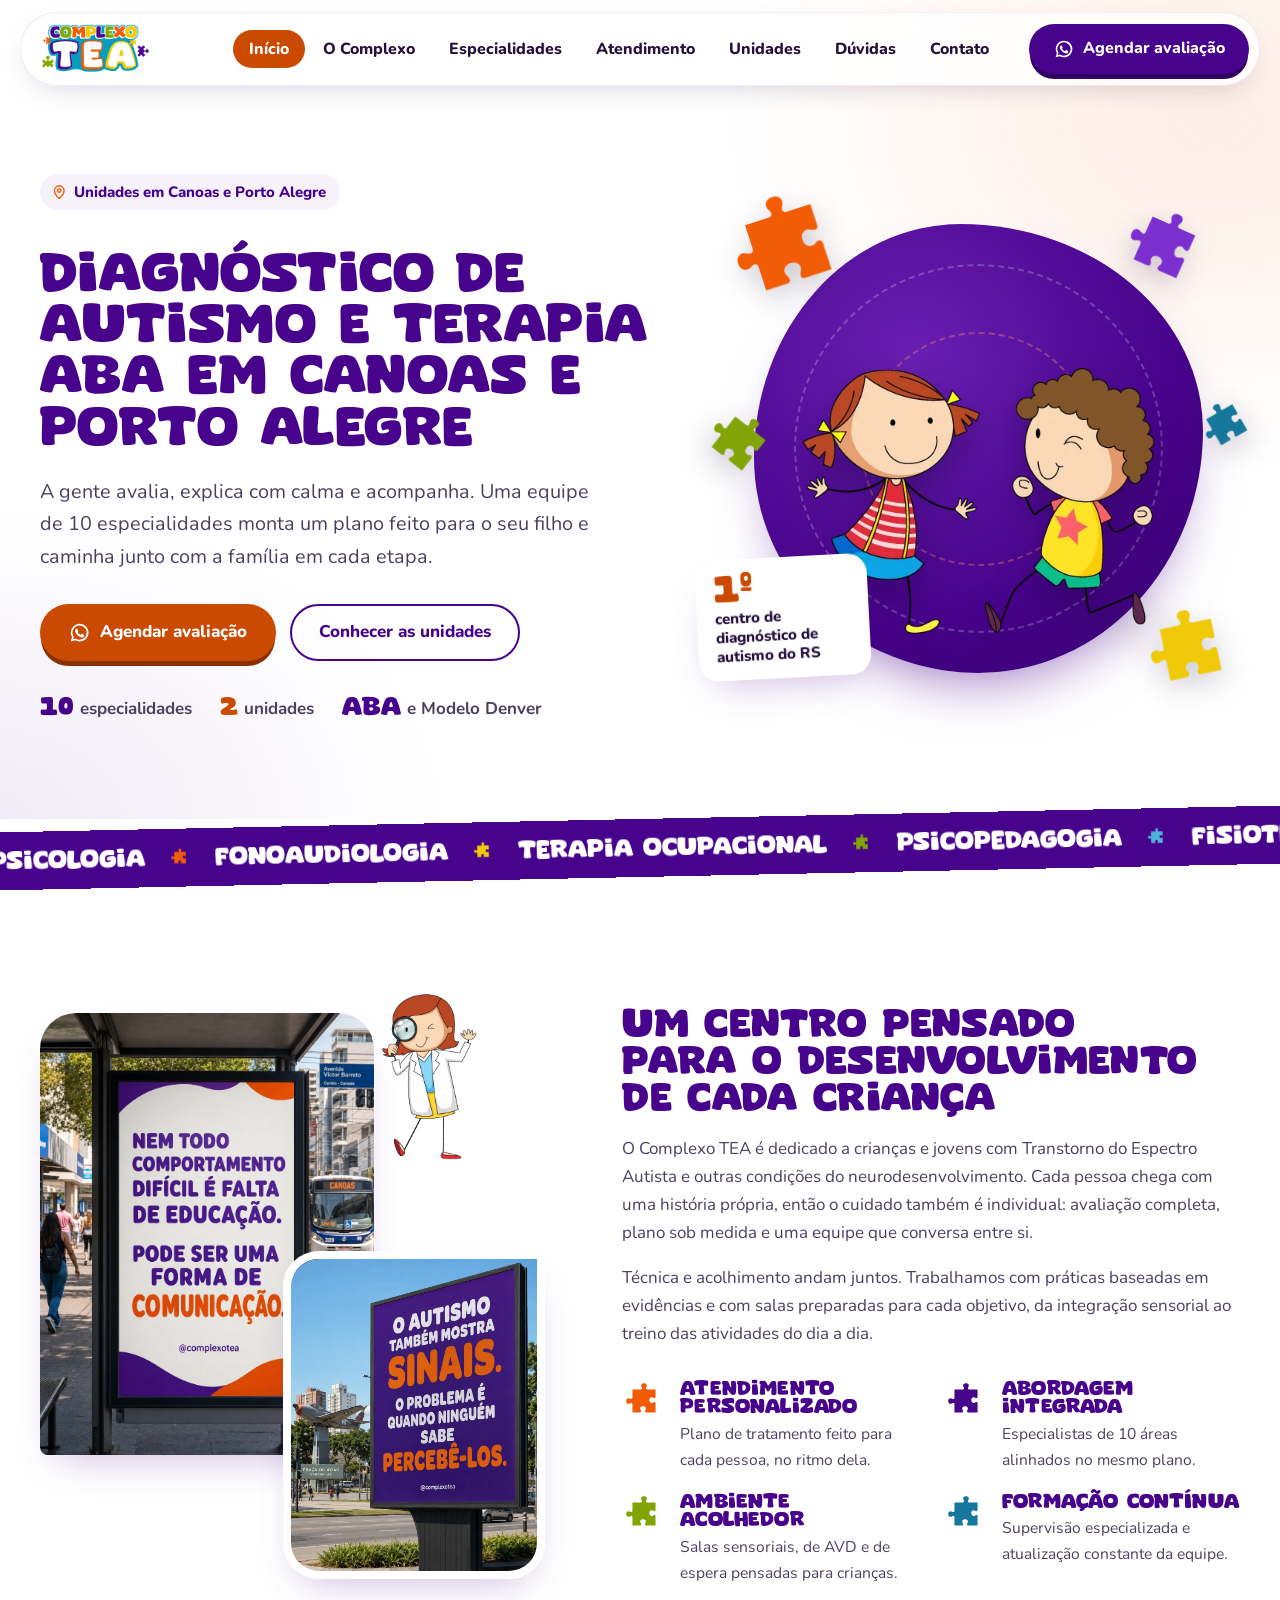
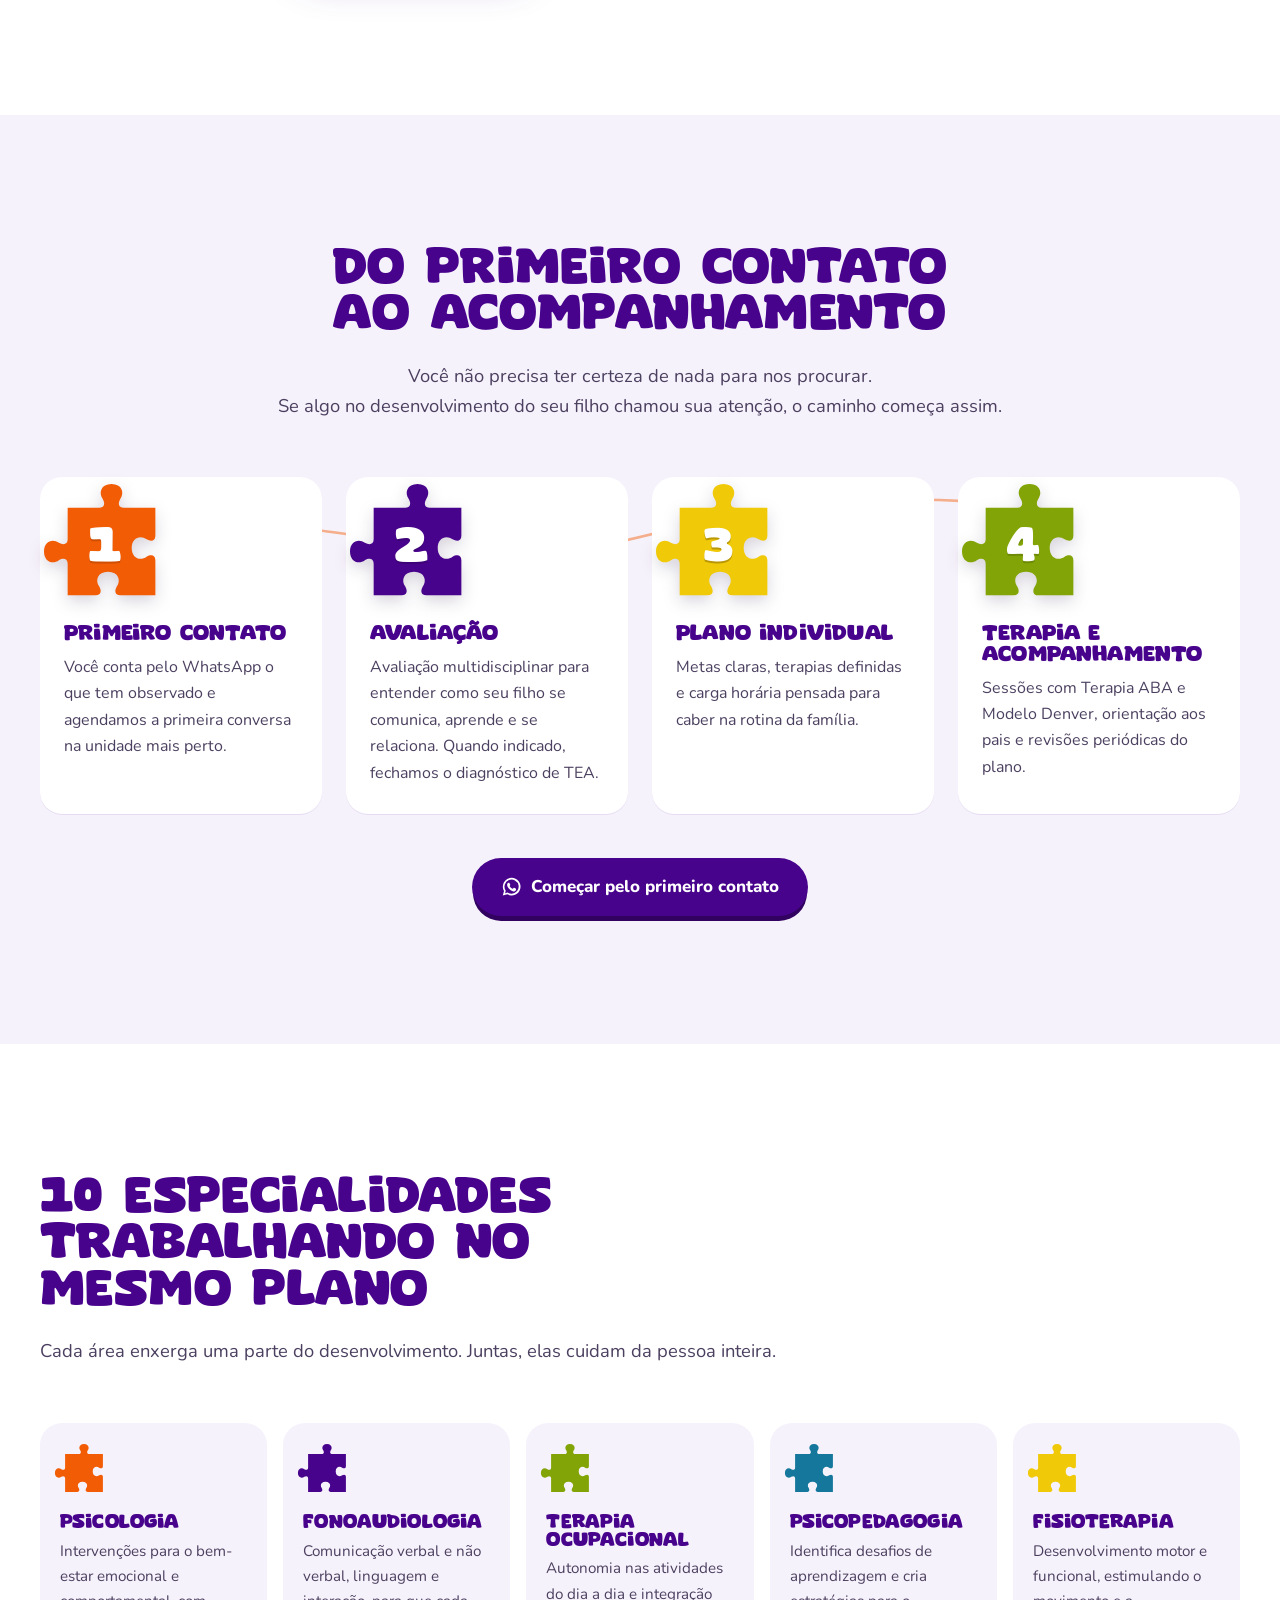
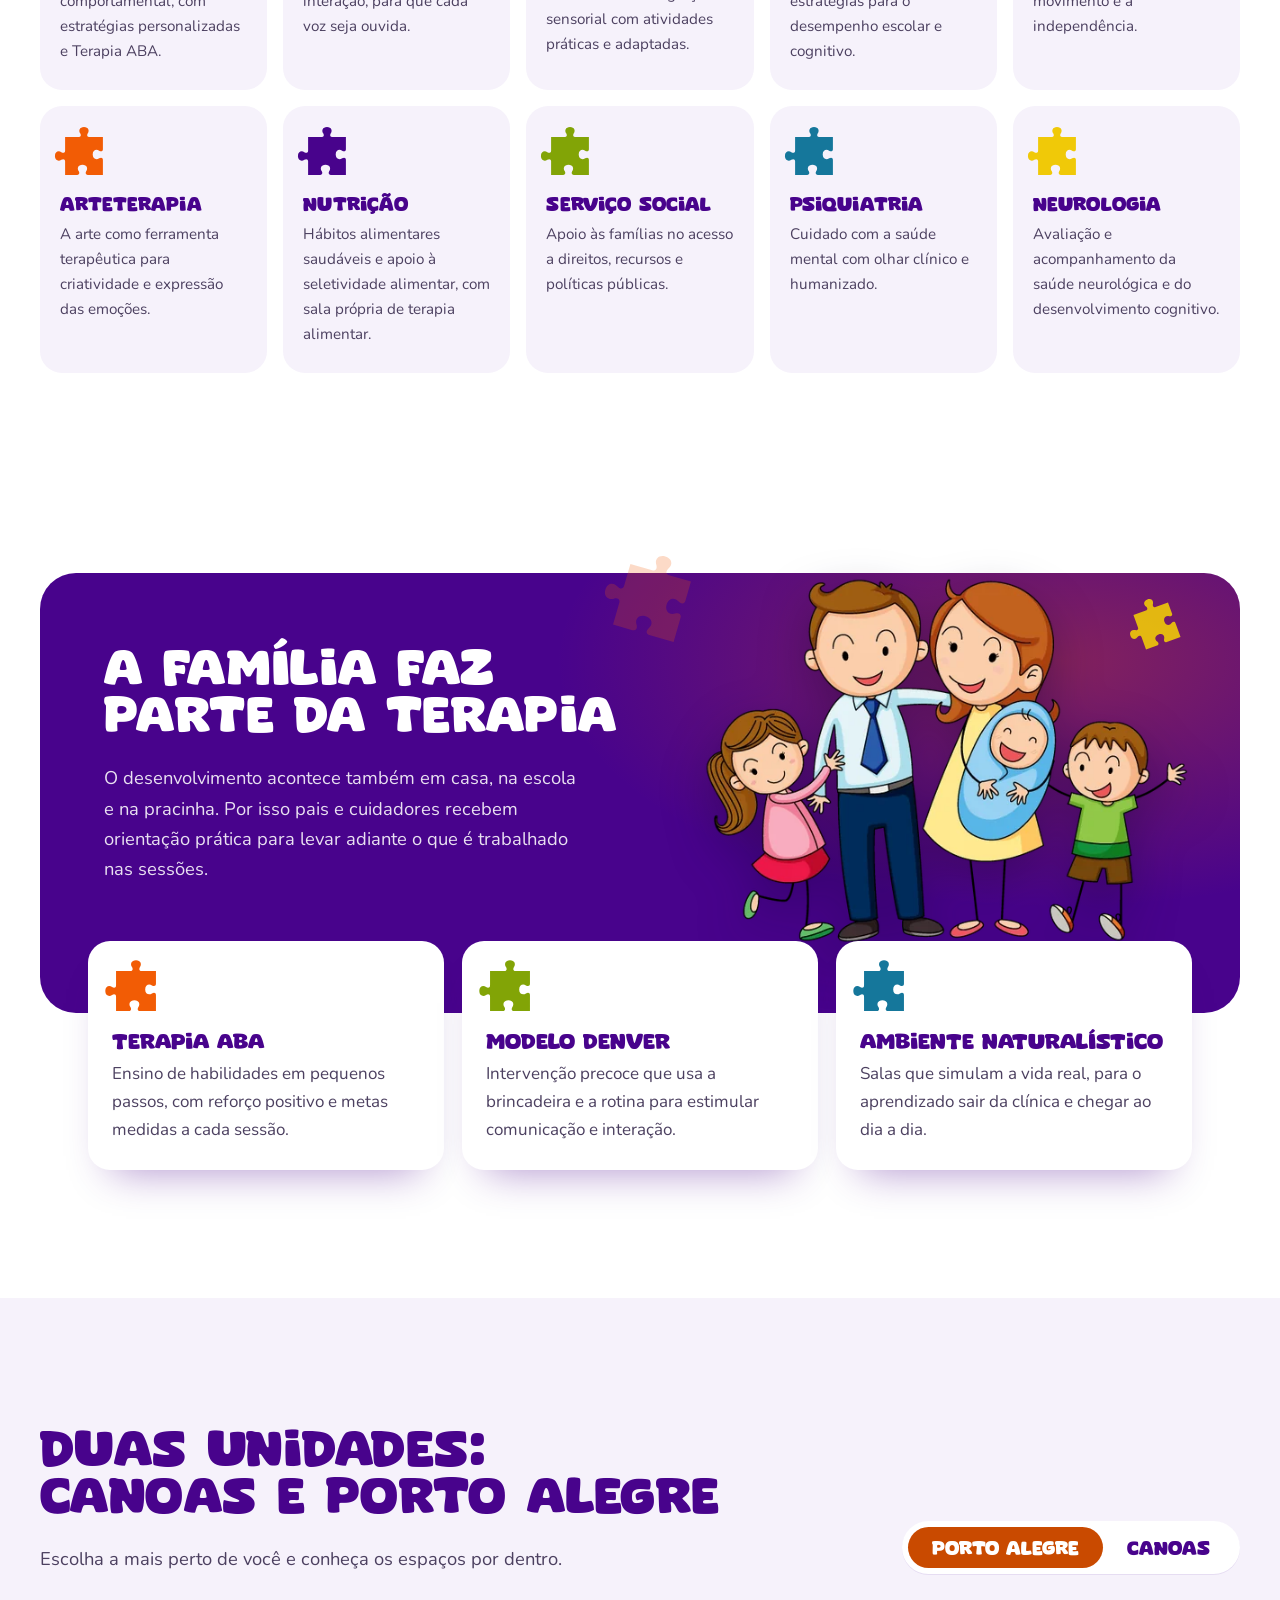
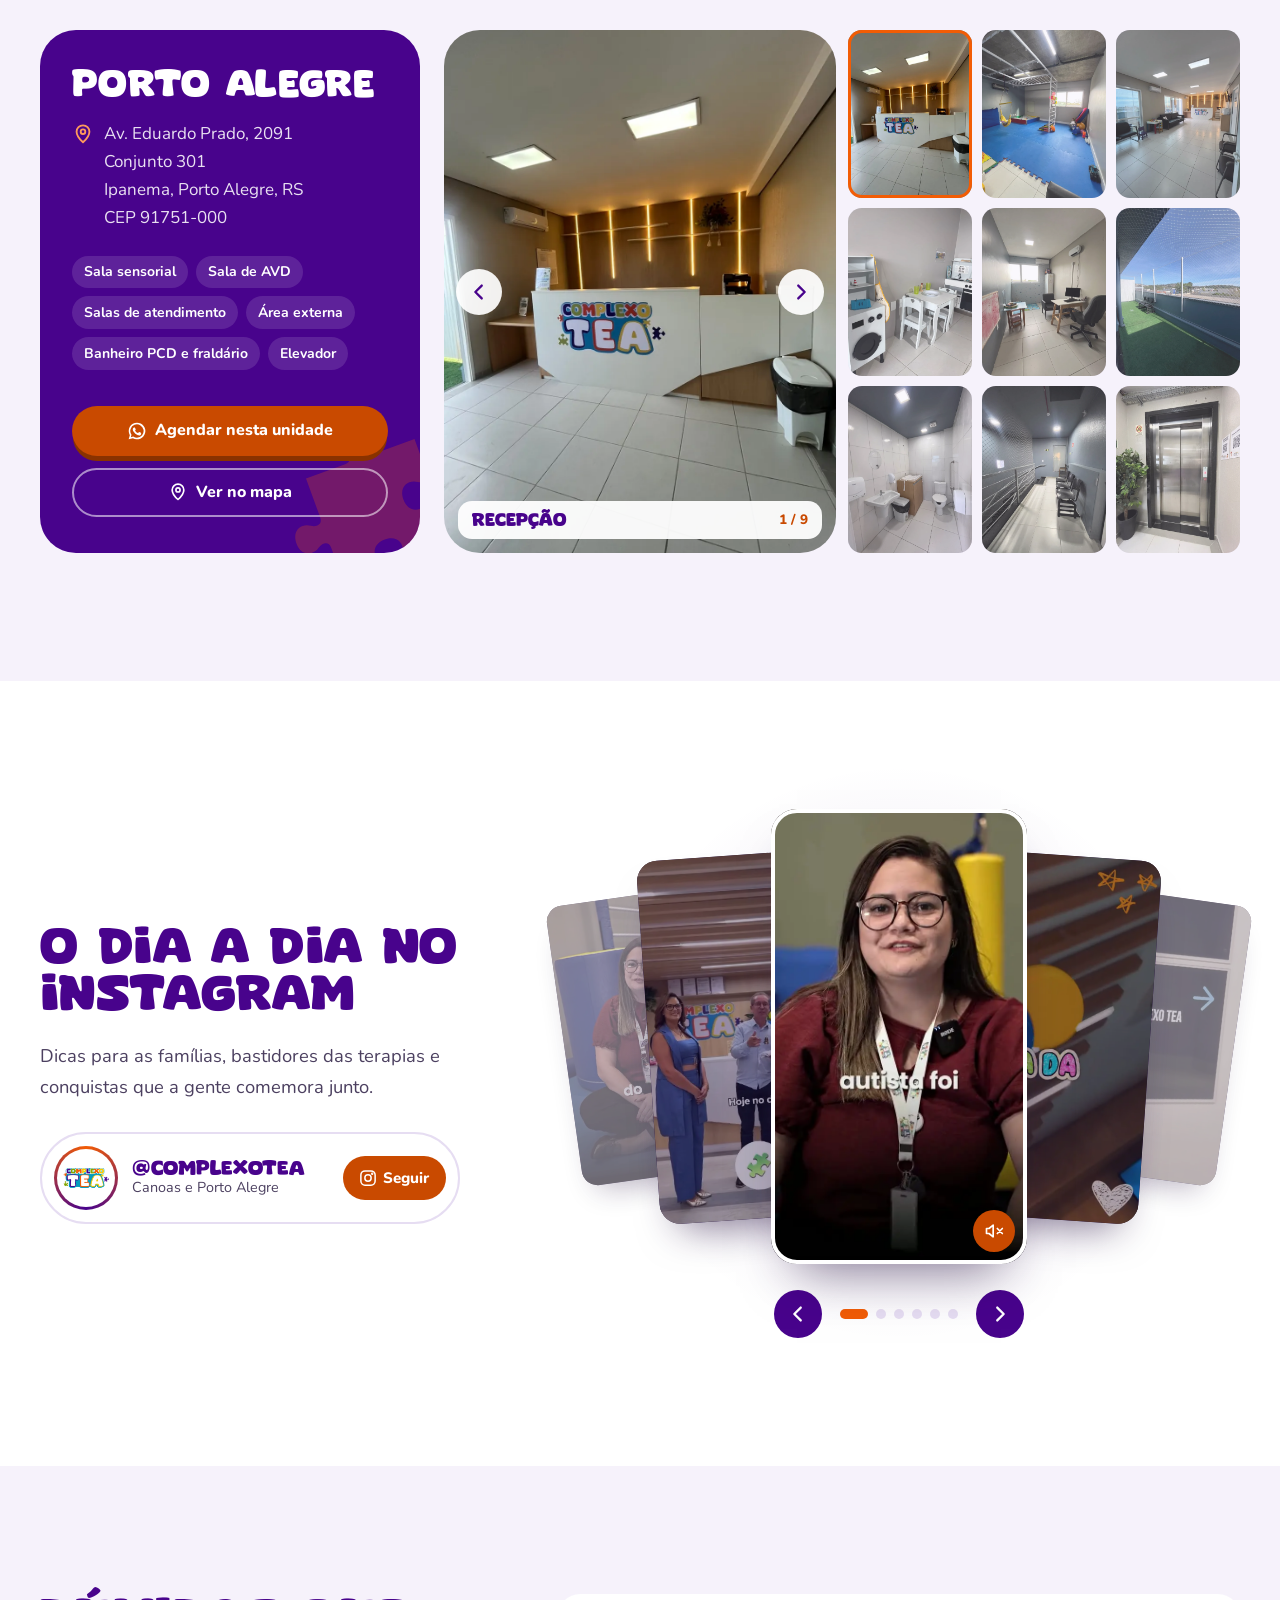
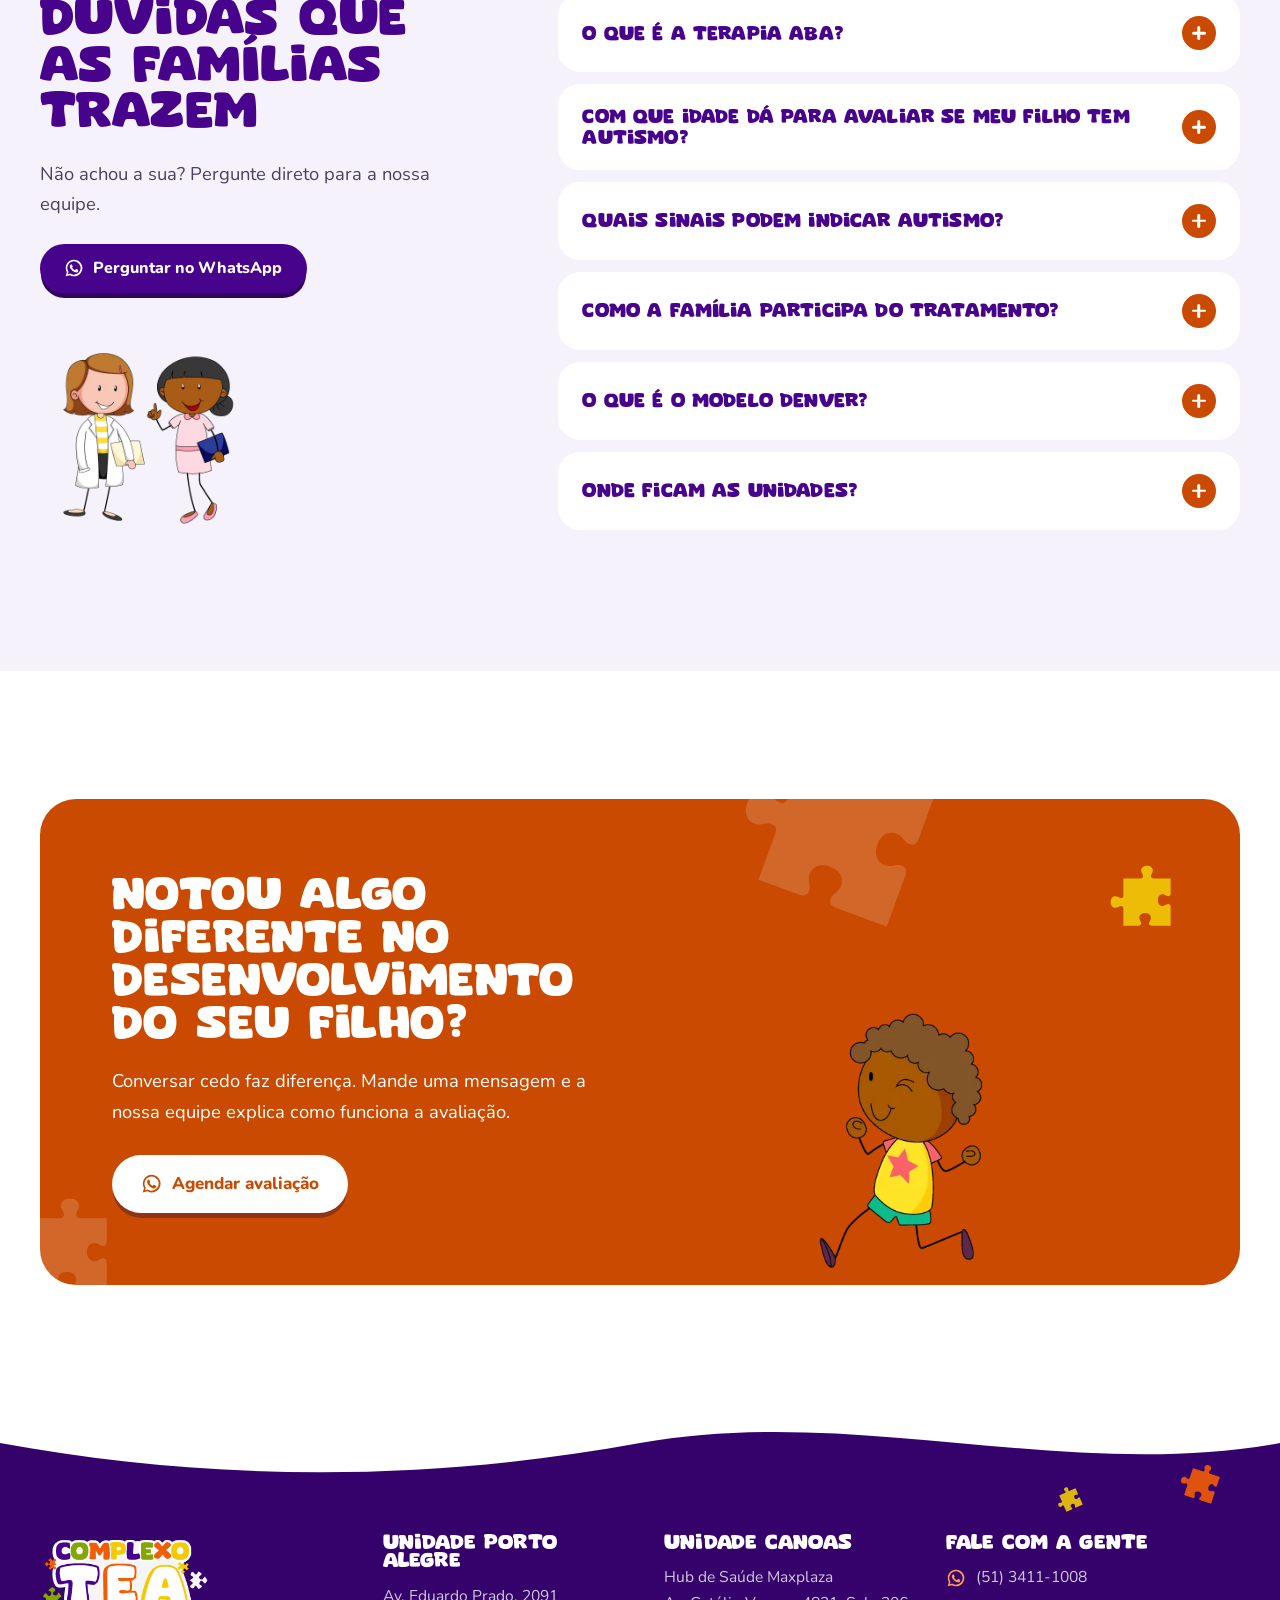
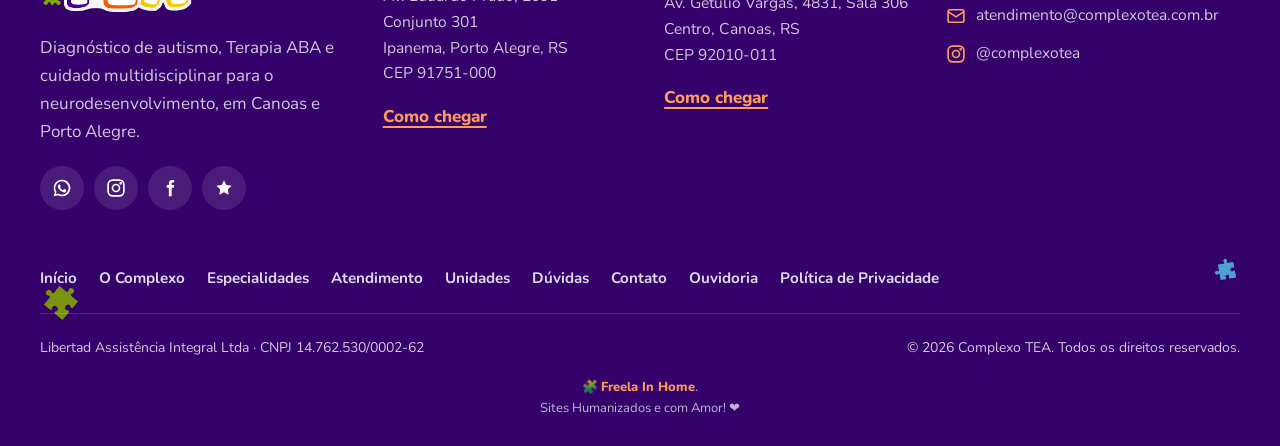
<file: index.html>
<!DOCTYPE html>
<html lang="pt-BR">
<head>
  <meta charset="UTF-8" />
  <meta name="viewport" content="width=device-width, initial-scale=1.0" />
  <title>Complexo TEA · Diagnóstico de Autismo e Terapia ABA em Canoas e Porto Alegre</title>
  <meta name="description" content="Centro especializado em autismo (TEA) com unidades em Canoas e Porto Alegre. Avaliação e diagnóstico, Terapia ABA, Modelo Denver e equipe de 10 especialidades com orientação para a família." />
  <!-- SEO:START -->
  <!-- PREVIEW: trocar para "index, follow" ao publicar em produção -->
  <meta name="robots" content="noindex, nofollow" />
  <link rel="canonical" href="https://complexotea.com.br/" />
  <meta property="og:locale" content="pt_BR" />
  <meta property="og:site_name" content="Complexo TEA" />
  <meta property="og:type" content="website" />
  <meta property="og:title" content="Complexo TEA · Diagnóstico de Autismo e Terapia ABA em Canoas e Porto Alegre" />
  <meta property="og:description" content="Avaliação, diagnóstico e Terapia ABA para autismo, com 10 especialidades e duas unidades: Canoas (Hub de Saúde Maxplaza) e Porto Alegre (Ipanema)." />
  <meta property="og:url" content="https://complexotea.com.br/" />
  <meta property="og:image" content="https://complexotea.com.br/assets/img/poa/recepcao.webp" />
  <meta name="twitter:card" content="summary_large_image" />
  <script type="application/ld+json">{"@context":"https://schema.org","@graph":[{"@type":["MedicalOrganization","MedicalBusiness"],"@id":"https://complexotea.com.br/#organizacao","name":"Complexo TEA","alternateName":["Complexo TEA Terapia ABA","Complexo TEA Diagnóstico para Autismo"],"legalName":"Libertad Assistência Integral Ltda","taxID":"14.762.530/0002-62","url":"https://complexotea.com.br/","logo":"https://complexotea.com.br/assets/img/marca/logo-site.png","image":"https://complexotea.com.br/assets/img/poa/recepcao.webp","description":"Centro especializado em autismo (TEA) e neurodesenvolvimento, com avaliação e diagnóstico, Terapia ABA, Modelo Denver e equipe de 10 especialidades, em Canoas e Porto Alegre.","telephone":"+55 51 3411-1008","email":"atendimento@complexotea.com.br","areaServed":[{"@type":"City","name":"Canoas"},{"@type":"City","name":"Porto Alegre"},{"@type":"AdministrativeArea","name":"Região Metropolitana de Porto Alegre"}],"knowsAbout":["Transtorno do Espectro Autista","Diagnóstico de autismo","Terapia ABA","Modelo Denver (ESDM)","Integração sensorial","Neurodesenvolvimento","Psicologia","Fonoaudiologia","Terapia Ocupacional","Psicopedagogia","Fisioterapia","Arteterapia","Nutrição","Serviço Social","Psiquiatria","Neurologia"],"availableService":[{"@type":"MedicalProcedure","name":"Avaliação e diagnóstico de autismo (TEA)"},{"@type":"MedicalTherapy","name":"Terapia ABA"},{"@type":"MedicalTherapy","name":"Psicologia"},{"@type":"MedicalTherapy","name":"Fonoaudiologia"},{"@type":"MedicalTherapy","name":"Terapia Ocupacional"},{"@type":"MedicalTherapy","name":"Psicopedagogia"},{"@type":"MedicalTherapy","name":"Fisioterapia"},{"@type":"MedicalTherapy","name":"Arteterapia"},{"@type":"MedicalTherapy","name":"Nutrição"}],"department":[{"@id":"https://complexotea.com.br/#canoas"},{"@id":"https://complexotea.com.br/#porto-alegre"}],"sameAs":["https://www.instagram.com/complexotea","https://www.facebook.com/profile.php?id=61562013670025"]},{"@type":"MedicalClinic","@id":"https://complexotea.com.br/#canoas","name":"Complexo TEA · Unidade Canoas","telephone":"+55 51 3411-1008","email":"atendimento@complexotea.com.br","image":"https://complexotea.com.br/assets/img/canoas/maxplaza.webp","address":{"@type":"PostalAddress","streetAddress":"Av. Getúlio Vargas, 4831, Sala 306, Centro Clínico, Hub de Saúde Maxplaza","addressLocality":"Canoas","addressRegion":"RS","postalCode":"92010-011","addressCountry":"BR"},"hasMap":"https://www.google.com/maps/search/?api=1&query=Complexo+TEA+Av.+Get%C3%BAlio+Vargas+4831+Canoas","isAcceptingNewPatients":true,"parentOrganization":{"@id":"https://complexotea.com.br/#organizacao"}},{"@type":"MedicalClinic","@id":"https://complexotea.com.br/#porto-alegre","name":"Complexo TEA · Unidade Porto Alegre","telephone":"+55 51 3411-1008","email":"atendimento@complexotea.com.br","image":"https://complexotea.com.br/assets/img/poa/recepcao.webp","address":{"@type":"PostalAddress","streetAddress":"Av. Eduardo Prado, 2091, Conjunto 301","addressLocality":"Porto Alegre","addressRegion":"RS","postalCode":"91751-000","addressCountry":"BR"},"hasMap":"https://www.google.com/maps/search/?api=1&query=Complexo+TEA+Av.+Eduardo+Prado+2091+Porto+Alegre","isAcceptingNewPatients":true,"parentOrganization":{"@id":"https://complexotea.com.br/#organizacao"}},{"@type":"WebSite","@id":"https://complexotea.com.br/#site","url":"https://complexotea.com.br/","name":"Complexo TEA","inLanguage":"pt-BR","publisher":{"@id":"https://complexotea.com.br/#organizacao"}},{"@type":"FAQPage","@id":"https://complexotea.com.br/#faq","mainEntity":[{"@type":"Question","name":"O que é a Terapia ABA?","acceptedAnswer":{"@type":"Answer","text":"ABA (Análise do Comportamento Aplicada) é uma abordagem baseada em evidências que ensina habilidades de comunicação, autonomia e convivência em pequenos passos, com reforço positivo e metas medidas sessão a sessão. No Complexo TEA ela é aplicada também em ambiente naturalístico, que simula a rotina real da criança."}},{"@type":"Question","name":"Com que idade dá para avaliar se meu filho tem autismo?","acceptedAnswer":{"@type":"Answer","text":"Os primeiros sinais costumam aparecer entre 12 e 24 meses, e a partir dos 18 meses já é possível iniciar uma investigação estruturada. Quanto antes a avaliação acontece, mais cedo a intervenção começa, mas nunca é tarde para avaliar."}},{"@type":"Question","name":"Quais sinais podem indicar autismo?","acceptedAnswer":{"@type":"Answer","text":"Pouco contato visual, não atender pelo nome, atraso na fala, pouco interesse em brincar com outras crianças, movimentos repetitivos, apego rígido a rotinas e reações intensas a sons, texturas ou luzes. Um sinal isolado não fecha diagnóstico; a avaliação multidisciplinar é que esclarece."}},{"@type":"Question","name":"Como a família participa do tratamento?","acceptedAnswer":{"@type":"Answer","text":"Pais e cuidadores recebem orientação prática para levar o que é trabalhado nas sessões para casa e para a escola, e participam das revisões do plano terapêutico."}},{"@type":"Question","name":"Onde ficam as unidades do Complexo TEA?","acceptedAnswer":{"@type":"Answer","text":"Em Canoas, no Hub de Saúde Maxplaza (Av. Getúlio Vargas, 4831, Sala 306, Centro), com estacionamento próprio. Em Porto Alegre, na Av. Eduardo Prado, 2091, Conjunto 301, bairro Ipanema."}},{"@type":"Question","name":"O que é o Modelo Denver?","acceptedAnswer":{"@type":"Answer","text":"O Modelo Denver de Intervenção Precoce (ESDM) é uma abordagem para crianças pequenas que une princípios da ABA a brincadeiras e rotinas do dia a dia, estimulando comunicação, imitação e interação social de forma natural."}}]}]}</script>
  <meta name="theme-color" content="#48038C" />
  <!-- SEO:END -->
  <link rel="icon" type="image/png" href="assets/img/marca/favicon.png" />
  <link rel="apple-touch-icon" href="assets/img/marca/favicon.png" />
  <link rel="preconnect" href="https://fonts.googleapis.com" />
  <link rel="preconnect" href="https://fonts.gstatic.com" crossorigin />
  <link href="https://fonts.googleapis.com/css2?family=Nunito:wght@400;600;700;800&display=swap" rel="stylesheet" />
  <link rel="preload" as="font" type="font/woff2" href="assets/fonts/super-comic.woff2" crossorigin />
  <link rel="stylesheet" href="assets/css/main.css" />
</head>
<body data-pagina="inicio">

  <!-- PARTIAL:topo -->
  <!-- Sprite: peça de quebra-cabeça da marca + ícones -->
  <svg width="0" height="0" style="position:absolute" aria-hidden="true" focusable="false">
    <symbol id="peca" viewBox="0 0 24 24"><path d="M5.7 5.7 L10.24 5.7 C10.99 5.7 11.12 5.07 10.74 4.44 C10.11 3.56 10.49 2.3 12 2.3 C13.51 2.3 13.89 3.56 13.26 4.44 C12.88 5.07 13.01 5.7 13.76 5.7 L18.3 5.7 L18.3 9.73 C18.3 10.49 17.67 10.61 17.04 10.24 C16.16 9.61 14.9 9.98 14.9 11.5 C14.9 13.01 16.16 13.39 17.04 12.76 C17.67 12.38 18.3 12.5 18.3 13.26 L18.3 18.3 L13.26 18.3 C12.5 18.3 12.38 17.67 12.76 17.04 C13.39 16.16 13.01 14.9 11.5 14.9 C9.98 14.9 9.61 16.16 10.24 17.04 C10.61 17.67 10.49 18.3 9.73 18.3 L5.7 18.3 L5.7 13.76 C5.7 13.01 5.07 12.88 4.44 13.26 C3.56 13.89 2.3 13.51 2.3 12 C2.3 10.49 3.56 10.11 4.44 10.74 C5.07 11.12 5.7 10.99 5.7 10.24 L5.7 5.7Z"/></symbol>
    <symbol id="ic-whats" viewBox="0 0 24 24"><path fill="currentColor" d="M12 2a10 10 0 0 0-8.6 15l-1.4 5 5.1-1.3A10 10 0 1 0 12 2zm0 18a8 8 0 0 1-4.1-1.1l-.3-.2-3 .8.8-2.9-.2-.3A8 8 0 1 1 12 20zm4.6-6c-.2-.1-1.5-.7-1.7-.8s-.4-.1-.6.1-.6.8-.8 1-.3.2-.5.1a6.5 6.5 0 0 1-3.2-2.8c-.2-.4.2-.4.6-1.2a.4.4 0 0 0 0-.4l-.8-1.9c-.2-.5-.4-.4-.6-.4h-.5a1 1 0 0 0-.7.3 3 3 0 0 0-.9 2.2 5.2 5.2 0 0 0 1.1 2.7 11.9 11.9 0 0 0 4.6 4c2 .8 2 .5 2.4.5a2.7 2.7 0 0 0 1.8-1.3 2.2 2.2 0 0 0 .2-1.3c-.1-.1-.3-.2-.5-.3z"/></symbol>
    <symbol id="ic-insta" viewBox="0 0 24 24"><g fill="none" stroke="currentColor" stroke-width="2" stroke-linecap="round"><rect x="2.5" y="2.5" width="19" height="19" rx="5.5"/><circle cx="12" cy="12" r="4.2"/><circle cx="17.6" cy="6.4" r=".6" fill="currentColor"/></g></symbol>
    <symbol id="ic-face" viewBox="0 0 24 24"><path fill="currentColor" d="M14 8.5V6.8c0-.8.2-1.3 1.4-1.3H17V2.6c-.3 0-1.3-.1-2.4-.1-2.4 0-4 1.4-4 4.1v1.9H8v3.2h2.6V22H14v-10.3h2.6l.4-3.2H14z"/></symbol>
    <symbol id="ic-pin" viewBox="0 0 24 24"><g fill="none" stroke="currentColor" stroke-width="2" stroke-linecap="round" stroke-linejoin="round"><path d="M12 21s-7-6.2-7-11.5a7 7 0 0 1 14 0C19 14.8 12 21 12 21z"/><circle cx="12" cy="9.5" r="2.5"/></g></symbol>
    <symbol id="ic-mail" viewBox="0 0 24 24"><g fill="none" stroke="currentColor" stroke-width="2" stroke-linecap="round" stroke-linejoin="round"><rect x="2.5" y="4.5" width="19" height="15" rx="2.5"/><path d="m3 7 9 6 9-6"/></g></symbol>
    <symbol id="ic-phone" viewBox="0 0 24 24"><path fill="none" stroke="currentColor" stroke-width="2" stroke-linecap="round" stroke-linejoin="round" d="M21 16.4v2.8a1.9 1.9 0 0 1-2 1.9 18.6 18.6 0 0 1-8.1-2.9 18.3 18.3 0 0 1-5.6-5.6A18.6 18.6 0 0 1 2.4 4.5 1.9 1.9 0 0 1 4.3 2.4h2.8a1.9 1.9 0 0 1 1.9 1.6c.1.9.3 1.8.7 2.6a1.9 1.9 0 0 1-.4 2L8 9.8a15 15 0 0 0 5.6 5.6l1.2-1.2a1.9 1.9 0 0 1 2-.4c.8.3 1.7.6 2.6.7a1.9 1.9 0 0 1 1.6 1.9z"/></symbol>
    <symbol id="ic-star" viewBox="0 0 24 24"><path fill="currentColor" d="m12 2.8 2.8 5.7 6.3.9-4.6 4.4 1.1 6.3L12 17.1l-5.6 3 1.1-6.3L2.9 9.4l6.3-.9z"/></symbol>
    <symbol id="ic-seta" viewBox="0 0 24 24"><path fill="none" stroke="currentColor" stroke-width="2.5" stroke-linecap="round" stroke-linejoin="round" d="m9 5 7 7-7 7"/></symbol>
    <symbol id="ic-play" viewBox="0 0 24 24"><path fill="currentColor" d="M8 5.5v13a1 1 0 0 0 1.5.9l10.2-6.5a1 1 0 0 0 0-1.8L9.5 4.6A1 1 0 0 0 8 5.5z"/></symbol>
    <symbol id="ic-som" viewBox="0 0 24 24"><g fill="none" stroke="currentColor" stroke-width="2" stroke-linecap="round" stroke-linejoin="round"><path d="M11 5 6 9H3v6h3l5 4z"/><path d="M15.5 8.5a5 5 0 0 1 0 7M18.5 5.5a9 9 0 0 1 0 13"/></g></symbol>
    <symbol id="ic-mudo" viewBox="0 0 24 24"><g fill="none" stroke="currentColor" stroke-width="2" stroke-linecap="round" stroke-linejoin="round"><path d="M11 5 6 9H3v6h3l5 4z"/><path d="m22 9-6 6M16 9l6 6"/></g></symbol>
    <symbol id="ic-check" viewBox="0 0 24 24"><path fill="none" stroke="currentColor" stroke-width="2.5" stroke-linecap="round" stroke-linejoin="round" d="m5 12.5 4.5 4.5L19 7.5"/></symbol>
    <symbol id="ic-escudo" viewBox="0 0 24 24"><g fill="none" stroke="currentColor" stroke-width="2" stroke-linecap="round" stroke-linejoin="round"><path d="M12 22s8-4 8-10V5l-8-3-8 3v7c0 6 8 10 8 10z"/><path d="m9 12 2 2 4-4"/></g></symbol>
    <symbol id="ic-chat" viewBox="0 0 24 24"><path fill="none" stroke="currentColor" stroke-width="2" stroke-linecap="round" stroke-linejoin="round" d="M21 15a2 2 0 0 1-2 2H7l-4 4V5a2 2 0 0 1 2-2h14a2 2 0 0 1 2 2z"/></symbol>
    <symbol id="ic-olho" viewBox="0 0 24 24"><g fill="none" stroke="currentColor" stroke-width="2" stroke-linecap="round" stroke-linejoin="round"><path d="M2 12s3.6-7 10-7 10 7 10 7-3.6 7-10 7S2 12 2 12z"/><circle cx="12" cy="12" r="3"/></g></symbol>
  </svg>

  <a class="skip" href="#conteudo">Pular para o conteúdo</a>

  <!-- ============================ NAV ============================ -->
  <header class="nav" data-nav>
    <div class="nav__bar">
      <a class="nav__brand" href="./" aria-label="Complexo TEA, início">
        <img src="assets/img/marca/logo-site.png" alt="Complexo TEA" width="132" height="66" />
      </a>
      <nav class="nav__links" aria-label="Navegação principal" data-nav-links>
        <span class="nav__blob" aria-hidden="true" data-nav-blob></span>
        <a class="nav__link is-ativo" aria-current="page" href="./" data-pagina="inicio">Início</a>
        <a class="nav__link" href="o-complexo/" data-pagina="o-complexo">O Complexo</a>
        <a class="nav__link" href="especialidades/" data-pagina="especialidades">Especialidades</a>
        <a class="nav__link" href="atendimento/" data-pagina="atendimento">Atendimento</a>
        <a class="nav__link" href="unidades/" data-pagina="unidades">Unidades</a>
        <a class="nav__link" href="duvidas/" data-pagina="duvidas">Dúvidas</a>
        <a class="nav__link" href="contato/" data-pagina="contato">Contato</a>
      </nav>
      <a class="btn btn--roxo nav__cta" href="https://wa.me/555134111008?text=Ol%C3%A1!%20Vim%20pelo%20site%20do%20Complexo%20TEA%20e%20gostaria%20de%20agendar%20uma%20avalia%C3%A7%C3%A3o." target="_blank" rel="noopener"><svg class="btn__ic" aria-hidden="true"><use href="#ic-whats"/></svg>Agendar avaliação</a>
      <button class="nav__burger" type="button" aria-label="Abrir menu" aria-expanded="false" aria-controls="menu-mobile" data-burger>
        <span></span><span></span><span></span>
      </button>
    </div>
  </header>

  <!-- Menu mobile -->
  <div class="menu" id="menu-mobile" data-menu hidden>
    <div class="menu__pecas" aria-hidden="true">
      <svg class="menu__peca menu__peca--1"><use href="#peca"/></svg>
      <svg class="menu__peca menu__peca--2"><use href="#peca"/></svg>
      <svg class="menu__peca menu__peca--3"><use href="#peca"/></svg>
    </div>
    <nav class="menu__links" aria-label="Menu">
      <a class="menu__link is-ativo" aria-current="page" href="./" style="--i:0" data-cor="roxo" data-pagina="inicio">Início</a>
      <a class="menu__link" href="o-complexo/" style="--i:1" data-cor="laranja" data-pagina="o-complexo">O Complexo</a>
      <a class="menu__link" href="especialidades/" style="--i:2" data-cor="verde" data-pagina="especialidades">Especialidades</a>
      <a class="menu__link" href="atendimento/" style="--i:3" data-cor="azul" data-pagina="atendimento">Atendimento</a>
      <a class="menu__link" href="unidades/" style="--i:4" data-cor="amarelo" data-pagina="unidades">Unidades</a>
      <a class="menu__link" href="duvidas/" style="--i:5" data-cor="laranja" data-pagina="duvidas">Dúvidas</a>
      <a class="menu__link" href="contato/" style="--i:6" data-cor="verde" data-pagina="contato">Contato</a>
    </nav>
    <div class="menu__foot" style="--i:7">
      <a class="btn btn--laranja btn--full" href="https://wa.me/555134111008?text=Ol%C3%A1!%20Vim%20pelo%20site%20do%20Complexo%20TEA%20e%20gostaria%20de%20agendar%20uma%20avalia%C3%A7%C3%A3o." target="_blank" rel="noopener"><svg class="btn__ic" aria-hidden="true"><use href="#ic-whats"/></svg>Agendar avaliação</a>
      <a class="menu__contato" href="tel:+555134111008"><svg aria-hidden="true"><use href="#ic-phone"/></svg>(51) 3411-1008</a>
      <a class="menu__contato" href="https://www.instagram.com/complexotea" target="_blank" rel="noopener"><svg aria-hidden="true"><use href="#ic-insta"/></svg>@complexotea</a>
    </div>
  </div>
  <!-- /PARTIAL:topo -->

  <main id="conteudo">

    <!-- ============================ HERO ============================ -->
    <section class="hero" id="inicio" aria-labelledby="hero-titulo">
      <div class="container hero__inner">
        <div class="hero__copy">
          <p class="pill hero__pill entra" style="--d:.05s"><svg class="pill__ic" aria-hidden="true"><use href="#ic-pin"/></svg>Unidades em Canoas e Porto Alegre</p>
          <h1 class="hero__titulo entra" id="hero-titulo" style="--d:.15s">Diagnóstico de autismo e Terapia ABA em Canoas e Porto Alegre</h1>
          <p class="hero__lede entra" style="--d:.3s">A gente avalia, explica com calma e acompanha. Uma equipe de 10 especialidades monta um plano feito para o seu filho e caminha junto com a família em cada etapa.</p>
          <div class="hero__acoes entra" style="--d:.45s">
            <a class="btn btn--laranja btn--lg" href="https://wa.me/555134111008?text=Ol%C3%A1!%20Vim%20pelo%20site%20do%20Complexo%20TEA%20e%20gostaria%20de%20agendar%20uma%20avalia%C3%A7%C3%A3o." target="_blank" rel="noopener"><svg class="btn__ic" aria-hidden="true"><use href="#ic-whats"/></svg>Agendar avaliação</a>
            <a class="btn btn--linha btn--lg" href="#unidades">Conhecer as unidades</a>
          </div>
          <ul class="hero__fatos entra" style="--d:.6s">
            <li><b>10</b> especialidades</li>
            <li><b>2</b> unidades</li>
            <li><b>ABA</b> e Modelo Denver</li>
          </ul>
        </div>

        <div class="hero__arte" aria-hidden="true">
          <div class="hero__disco">
            <span class="hero__anel hero__anel--1"></span>
            <span class="hero__anel hero__anel--2"></span>
          </div>
          <img class="hero__kids" src="assets/img/ilustra/o-complexo.webp" alt="" width="500" height="500" fetchpriority="high" />
          <svg class="hpeca hpeca--laranja"><use href="#peca"/></svg>
          <svg class="hpeca hpeca--roxo"><use href="#peca"/></svg>
          <svg class="hpeca hpeca--amarelo"><use href="#peca"/></svg>
          <svg class="hpeca hpeca--verde"><use href="#peca"/></svg>
          <svg class="hpeca hpeca--azul"><use href="#peca"/></svg>
          <p class="hero__selo"><b>1º</b> centro de diagnóstico de autismo do RS</p>
        </div>
      </div>
    </section>

    <!-- Faixa de especialidades -->
    <div class="faixa" aria-label="Especialidades do Complexo TEA">
      <div class="faixa__trilho" data-faixa>
        <ul class="faixa__lista">
          <li>Psicologia</li><li>Fonoaudiologia</li><li>Terapia Ocupacional</li><li>Psicopedagogia</li><li>Fisioterapia</li><li>Arteterapia</li><li>Nutrição</li><li>Serviço Social</li><li>Psiquiatria</li><li>Neurologia</li>
        </ul>
      </div>
    </div>

    <!-- ============================ O COMPLEXO ============================ -->
    <section class="sec complexo" id="complexo" aria-labelledby="complexo-titulo">
      <div class="container complexo__grid">
        <figure class="complexo__fotos revela">
          <img class="complexo__f1" src="assets/img/campanha/parada-canoas.webp" alt="Cartaz do Complexo TEA em parada de ônibus de Canoas: nem todo comportamento difícil é falta de educação, pode ser uma forma de comunicação" width="900" height="1200" loading="lazy" />
          <img class="complexo__f2" src="assets/img/campanha/outdoor-canoas.webp" alt="Outdoor do Complexo TEA na Praça do Avião, em Canoas: o autismo também mostra sinais, o problema é quando ninguém sabe percebê-los" width="900" height="1200" loading="lazy" />
          <img class="complexo__ilus" src="assets/img/ilustra/prof3.webp" alt="" width="500" height="500" loading="lazy" />
        </figure>
        <div class="complexo__texto">
          <h2 class="titulo revela" id="complexo-titulo">Um centro pensado <br class="br-desk" />para o desenvolvimento <br class="br-desk" />de cada criança</h2>
          <p class="revela">O Complexo TEA é dedicado a crianças e jovens com Transtorno do Espectro Autista e outras condições do neurodesenvolvimento. Cada pessoa chega com uma história própria, então o cuidado também é individual: avaliação completa, plano sob medida e uma equipe que conversa entre si.</p>
          <p class="revela">Técnica e acolhimento andam juntos. Trabalhamos com práticas baseadas em evidências e com salas preparadas para cada objetivo, da integração sensorial ao treino das atividades do dia a dia.</p>
          <ul class="diferenciais">
            <li class="diferencial revela" data-cor="laranja"><svg aria-hidden="true"><use href="#peca"/></svg><div><h3>Atendimento personalizado</h3><p>Plano de tratamento feito para cada pessoa, no ritmo dela.</p></div></li>
            <li class="diferencial revela" data-cor="roxo"><svg aria-hidden="true"><use href="#peca"/></svg><div><h3>Abordagem integrada</h3><p>Especialistas de 10 áreas alinhados no mesmo plano.</p></div></li>
            <li class="diferencial revela" data-cor="verde"><svg aria-hidden="true"><use href="#peca"/></svg><div><h3>Ambiente acolhedor</h3><p>Salas sensoriais, de AVD e de espera pensadas para crianças.</p></div></li>
            <li class="diferencial revela" data-cor="azul"><svg aria-hidden="true"><use href="#peca"/></svg><div><h3>Formação contínua</h3><p>Supervisão especializada e atualização constante da equipe.</p></div></li>
          </ul>
        </div>
      </div>
    </section>

    <!-- ============================ COMO FUNCIONA ============================ -->
    <section class="sec passos" id="como-funciona" aria-labelledby="passos-titulo">
      <div class="container">
        <div class="cabeca cabeca--centro">
          <h2 class="titulo revela" id="passos-titulo">Do primeiro contato ao acompanhamento</h2>
          <p class="cabeca__lede cabeca__lede--larga revela">Você não precisa ter certeza de nada para nos procurar. <br class="br-desk" />Se algo no desenvolvimento do seu filho chamou sua atenção, o caminho começa assim.</p>
        </div>
        <div class="trilha" data-trilha>
        <svg class="trilha__linha" viewBox="0 0 1000 120" preserveAspectRatio="none" aria-hidden="true"><path d="M20 60 C 180 0, 320 120, 500 60 S 820 0, 980 60" pathLength="1"/></svg>
        <ol class="trilha__lista">
          <li class="etapa revela" data-cor="laranja">
            <span class="etapa__num"><svg aria-hidden="true"><use href="#peca"/></svg><b>1</b></span>
            <h3>Primeiro contato</h3>
            <p>Você conta pelo WhatsApp o que tem observado e agendamos a primeira conversa na unidade mais perto.</p>
          </li>
          <li class="etapa revela" data-cor="roxo" style="--d:.1s">
            <span class="etapa__num"><svg aria-hidden="true"><use href="#peca"/></svg><b>2</b></span>
            <h3>Avaliação</h3>
            <p>Avaliação multidisciplinar para entender como seu filho se comunica, aprende e se relaciona. Quando indicado, fechamos o diagnóstico de TEA.</p>
          </li>
          <li class="etapa revela" data-cor="amarelo" style="--d:.2s">
            <span class="etapa__num"><svg aria-hidden="true"><use href="#peca"/></svg><b>3</b></span>
            <h3>Plano individual</h3>
            <p>Metas claras, terapias definidas e carga horária pensada para caber na rotina da família.</p>
          </li>
          <li class="etapa revela" data-cor="verde" style="--d:.3s">
            <span class="etapa__num"><svg aria-hidden="true"><use href="#peca"/></svg><b>4</b></span>
            <h3>Terapia e acompanhamento</h3>
            <p>Sessões com Terapia ABA e Modelo Denver, orientação aos pais e revisões periódicas do plano.</p>
          </li>
        </ol>
        </div>
        <div class="passos__cta revela">
          <a class="btn btn--roxo btn--lg" href="https://wa.me/555134111008?text=Ol%C3%A1!%20Vim%20pelo%20site%20do%20Complexo%20TEA%20e%20gostaria%20de%20agendar%20uma%20avalia%C3%A7%C3%A3o." target="_blank" rel="noopener"><svg class="btn__ic" aria-hidden="true"><use href="#ic-whats"/></svg>Começar pelo primeiro contato</a>
        </div>
      </div>
    </section>

    <!-- ============================ ESPECIALIDADES ============================ -->
    <section class="sec especialidades" id="especialidades" aria-labelledby="esp-titulo">
      <div class="container">
        <div class="cabeca">
          <h2 class="titulo revela" id="esp-titulo">10 especialidades trabalhando no mesmo plano</h2>
          <p class="cabeca__lede cabeca__lede--larga revela">Cada área enxerga uma parte do desenvolvimento. Juntas, elas cuidam da pessoa inteira.</p>
        </div>
        <ul class="esp-grade">
          <li class="esp revela" data-cor="laranja"><svg class="esp__peca" aria-hidden="true"><use href="#peca"/></svg><h3>Psicologia</h3><p>Intervenções para o bem-estar emocional e comportamental, com estratégias personalizadas e Terapia ABA.</p></li>
          <li class="esp revela" data-cor="roxo"><svg class="esp__peca" aria-hidden="true"><use href="#peca"/></svg><h3>Fonoaudiologia</h3><p>Comunicação verbal e não verbal, linguagem e interação, para que cada voz seja ouvida.</p></li>
          <li class="esp revela" data-cor="verde"><svg class="esp__peca" aria-hidden="true"><use href="#peca"/></svg><h3>Terapia Ocupacional</h3><p>Autonomia nas atividades do dia a dia e integração sensorial com atividades práticas e adaptadas.</p></li>
          <li class="esp revela" data-cor="azul"><svg class="esp__peca" aria-hidden="true"><use href="#peca"/></svg><h3>Psicopedagogia</h3><p>Identifica desafios de aprendizagem e cria estratégias para o desempenho escolar e cognitivo.</p></li>
          <li class="esp revela" data-cor="amarelo"><svg class="esp__peca" aria-hidden="true"><use href="#peca"/></svg><h3>Fisioterapia</h3><p>Desenvolvimento motor e funcional, estimulando o movimento e a independência.</p></li>
          <li class="esp revela" data-cor="laranja"><svg class="esp__peca" aria-hidden="true"><use href="#peca"/></svg><h3>Arteterapia</h3><p>A arte como ferramenta terapêutica para criatividade e expressão das emoções.</p></li>
          <li class="esp revela" data-cor="roxo"><svg class="esp__peca" aria-hidden="true"><use href="#peca"/></svg><h3>Nutrição</h3><p>Hábitos alimentares saudáveis e apoio à seletividade alimentar, com sala própria de terapia alimentar.</p></li>
          <li class="esp revela" data-cor="verde"><svg class="esp__peca" aria-hidden="true"><use href="#peca"/></svg><h3>Serviço Social</h3><p>Apoio às famílias no acesso a direitos, recursos e políticas públicas.</p></li>
          <li class="esp revela" data-cor="azul"><svg class="esp__peca" aria-hidden="true"><use href="#peca"/></svg><h3>Psiquiatria</h3><p>Cuidado com a saúde mental com olhar clínico e humanizado.</p></li>
          <li class="esp revela" data-cor="amarelo"><svg class="esp__peca" aria-hidden="true"><use href="#peca"/></svg><h3>Neurologia</h3><p>Avaliação e acompanhamento da saúde neurológica e do desenvolvimento cognitivo.</p></li>
        </ul>
      </div>
    </section>

    <!-- ============================ FAMÍLIA ============================ -->
    <section class="sec familia" aria-labelledby="familia-titulo">
      <div class="container">
        <div class="familia__painel revela">
          <svg class="familia__deco familia__deco--1" aria-hidden="true"><use href="#peca"/></svg>
          <svg class="familia__deco familia__deco--2" aria-hidden="true"><use href="#peca"/></svg>
          <div class="familia__texto">
            <h2 class="titulo titulo--claro" id="familia-titulo">A família faz parte da terapia</h2>
            <p>O desenvolvimento acontece também em casa, na escola e na pracinha. Por isso pais e cuidadores recebem orientação prática para levar adiante o que é trabalhado nas sessões.</p>
          </div>
          <img class="familia__ilus" src="assets/img/ilustra/atendimento6.webp" alt="" width="600" height="429" loading="lazy" />
        </div>
        <dl class="abordagens">
          <div class="abordagem revela" data-cor="laranja"><svg class="abordagem__peca" aria-hidden="true"><use href="#peca"/></svg><dt>Terapia ABA</dt><dd>Ensino de habilidades em pequenos passos, com reforço positivo e metas medidas a cada sessão.</dd></div>
          <div class="abordagem revela" data-cor="verde" style="--d:.1s"><svg class="abordagem__peca" aria-hidden="true"><use href="#peca"/></svg><dt>Modelo Denver</dt><dd>Intervenção precoce que usa a brincadeira e a rotina para estimular comunicação e interação.</dd></div>
          <div class="abordagem revela" data-cor="azul" style="--d:.2s"><svg class="abordagem__peca" aria-hidden="true"><use href="#peca"/></svg><dt>Ambiente naturalístico</dt><dd>Salas que simulam a vida real, para o aprendizado sair da clínica e chegar ao dia a dia.</dd></div>
        </dl>
      </div>
    </section>

    <!-- ============================ UNIDADES ============================ -->
    <section class="sec unidades" id="unidades" aria-labelledby="uni-titulo">
      <div class="container">
        <div class="cabeca cabeca--linha">
          <div>
            <h2 class="titulo revela" id="uni-titulo">Duas unidades: <br class="br-desk" />Canoas e Porto Alegre</h2>
            <p class="cabeca__lede revela">Escolha a mais perto de você e conheça os espaços por dentro.</p>
          </div>
          <div class="abas revela" role="tablist" aria-label="Unidades" data-abas>
            <span class="abas__marca" aria-hidden="true" data-abas-marca></span>
            <button class="abas__btn" role="tab" id="aba-poa" aria-controls="painel-poa" aria-selected="true" type="button">Porto Alegre</button>
            <button class="abas__btn" role="tab" id="aba-canoas" aria-controls="painel-canoas" aria-selected="false" tabindex="-1" type="button">Canoas</button>
          </div>
        </div>

        <article class="unidade" id="painel-poa" role="tabpanel" aria-labelledby="aba-poa">
          <div class="unidade__info">
            <svg class="unidade__deco" aria-hidden="true"><use href="#peca"/></svg>
            <h3 class="unidade__nome">Porto Alegre</h3>
            <p class="unidade__end"><svg aria-hidden="true"><use href="#ic-pin"/></svg><span>Av. Eduardo Prado, 2091<br />Conjunto 301<br />Ipanema, Porto Alegre, RS<br />CEP 91751-000</span></p>
            <ul class="unidade__salas"><li>Sala sensorial</li><li>Sala de AVD</li><li>Salas de atendimento</li><li>Área externa</li><li>Banheiro PCD e fraldário</li><li>Elevador</li></ul>
            <div class="unidade__acoes">
              <a class="btn btn--laranja" href="https://wa.me/555134111008?text=Ol%C3%A1!%20Gostaria%20de%20agendar%20uma%20avalia%C3%A7%C3%A3o%20na%20unidade%20Porto%20Alegre." target="_blank" rel="noopener"><svg class="btn__ic" aria-hidden="true"><use href="#ic-whats"/></svg>Agendar nesta unidade</a>
              <a class="btn btn--claro" href="https://www.google.com/maps/search/?api=1&amp;query=Complexo+TEA+Av.+Eduardo+Prado+2091+Porto+Alegre" target="_blank" rel="noopener"><svg class="btn__ic" aria-hidden="true"><use href="#ic-pin"/></svg>Ver no mapa</a>
            </div>
          </div>
          <div class="vitrine" data-vitrine>
            <figure class="vitrine__palco">
              <img class="vitrine__foto" src="assets/img/poa/recepcao.webp" alt="Recepção da unidade Porto Alegre com o logo do Complexo TEA" width="900" height="1200" loading="lazy" data-vitrine-foto />
              <figcaption class="vitrine__legenda"><span data-vitrine-legenda>Recepção</span><b data-vitrine-conta>1 / 9</b></figcaption>
              <button class="vitrine__seta vitrine__seta--ant" type="button" aria-label="Foto anterior" data-vitrine-ant><svg aria-hidden="true"><use href="#ic-seta"/></svg></button>
              <button class="vitrine__seta vitrine__seta--prox" type="button" aria-label="Próxima foto" data-vitrine-prox><svg aria-hidden="true"><use href="#ic-seta"/></svg></button>
            </figure>
            <ul class="vitrine__minis"><li><button class="vitrine__mini" type="button" data-src="assets/img/poa/recepcao.webp" data-legenda="Recepção" data-alt="Recepção da unidade Porto Alegre com o logo do Complexo TEA" aria-label="Ver foto: Recepção" aria-current="true"><img src="assets/img/poa/recepcao.webp" alt="" width="900" height="1200" loading="lazy" /></button></li><li><button class="vitrine__mini" type="button" data-src="assets/img/poa/sala-sensorial.webp" data-legenda="Sala sensorial" data-alt="Sala sensorial com tatame, balanço e escada de integração sensorial" aria-label="Ver foto: Sala sensorial"><img src="assets/img/poa/sala-sensorial.webp" alt="" width="900" height="1200" loading="lazy" /></button></li><li><button class="vitrine__mini" type="button" data-src="assets/img/poa/sala-de-espera.webp" data-legenda="Sala de espera" data-alt="Sala de espera ampla e iluminada" aria-label="Ver foto: Sala de espera"><img src="assets/img/poa/sala-de-espera.webp" alt="" width="900" height="1200" loading="lazy" /></button></li><li><button class="vitrine__mini" type="button" data-src="assets/img/poa/sala-de-avd.webp" data-legenda="Sala de AVD" data-alt="Sala de atividades de vida diária com cozinha e lavanderia de brinquedo" aria-label="Ver foto: Sala de AVD"><img src="assets/img/poa/sala-de-avd.webp" alt="" width="900" height="1200" loading="lazy" /></button></li><li><button class="vitrine__mini" type="button" data-src="assets/img/poa/sala-de-atendimento.webp" data-legenda="Sala de atendimento" data-alt="Sala de atendimento com mesa infantil" aria-label="Ver foto: Sala de atendimento"><img src="assets/img/poa/sala-de-atendimento.webp" alt="" width="900" height="1200" loading="lazy" /></button></li><li><button class="vitrine__mini" type="button" data-src="assets/img/poa/area-externa.webp" data-legenda="Área externa" data-alt="Área externa com grama sintética e tela de proteção" aria-label="Ver foto: Área externa"><img src="assets/img/poa/area-externa.webp" alt="" width="900" height="1200" loading="lazy" /></button></li><li><button class="vitrine__mini" type="button" data-src="assets/img/poa/banheiro-pcd-e-fraldario.webp" data-legenda="Banheiro PCD e fraldário" data-alt="Banheiro acessível com fraldário" aria-label="Ver foto: Banheiro PCD e fraldário"><img src="assets/img/poa/banheiro-pcd-e-fraldario.webp" alt="" width="900" height="1200" loading="lazy" /></button></li><li><button class="vitrine__mini" type="button" data-src="assets/img/poa/escala-com-tela-de-protecao.webp" data-legenda="Escada com tela de proteção" data-alt="Escada com tela de proteção" aria-label="Ver foto: Escada com tela de proteção"><img src="assets/img/poa/escala-com-tela-de-protecao.webp" alt="" width="900" height="1200" loading="lazy" /></button></li><li><button class="vitrine__mini" type="button" data-src="assets/img/poa/elevador.webp" data-legenda="Elevador" data-alt="Elevador de acesso à unidade" aria-label="Ver foto: Elevador"><img src="assets/img/poa/elevador.webp" alt="" width="900" height="1200" loading="lazy" /></button></li></ul>
          </div>
        </article>

        <article class="unidade" id="painel-canoas" role="tabpanel" aria-labelledby="aba-canoas" hidden>
          <div class="unidade__info">
            <svg class="unidade__deco" aria-hidden="true"><use href="#peca"/></svg>
            <h3 class="unidade__nome">Canoas</h3>
            <p class="unidade__end"><svg aria-hidden="true"><use href="#ic-pin"/></svg><span>Hub de Saúde Maxplaza<br />Av. Getúlio Vargas, 4831, Sala 306<br />Centro, Canoas, RS · CEP 92010-011</span></p>
            <ul class="unidade__salas"><li>Estacionamento próprio</li><li>Praça de alimentação</li><li>Sala sensorial</li><li>Sala de AVD</li><li>Sala de terapia alimentar</li><li>Espera infantil</li></ul>
            <div class="unidade__acoes">
              <a class="btn btn--laranja" href="https://wa.me/555134111008?text=Ol%C3%A1!%20Gostaria%20de%20agendar%20uma%20avalia%C3%A7%C3%A3o%20na%20unidade%20Canoas." target="_blank" rel="noopener"><svg class="btn__ic" aria-hidden="true"><use href="#ic-whats"/></svg>Agendar nesta unidade</a>
              <a class="btn btn--claro" href="https://www.google.com/maps/search/?api=1&amp;query=Complexo+TEA+Av.+Get%C3%BAlio+Vargas+4831+Canoas" target="_blank" rel="noopener"><svg class="btn__ic" aria-hidden="true"><use href="#ic-pin"/></svg>Ver no mapa</a>
            </div>
          </div>
          <div class="vitrine" data-vitrine>
            <figure class="vitrine__palco">
              <img class="vitrine__foto" src="assets/img/canoas/img-2132.webp" alt="Sala de espera da unidade Canoas" width="375" height="500" loading="lazy" data-vitrine-foto />
              <figcaption class="vitrine__legenda"><span data-vitrine-legenda>Sala de espera</span><b data-vitrine-conta>1 / 8</b></figcaption>
              <button class="vitrine__seta vitrine__seta--ant" type="button" aria-label="Foto anterior" data-vitrine-ant><svg aria-hidden="true"><use href="#ic-seta"/></svg></button>
              <button class="vitrine__seta vitrine__seta--prox" type="button" aria-label="Próxima foto" data-vitrine-prox><svg aria-hidden="true"><use href="#ic-seta"/></svg></button>
            </figure>
            <ul class="vitrine__minis"><li><button class="vitrine__mini" type="button" data-src="assets/img/canoas/img-2132.webp" data-legenda="Sala de espera" data-alt="Sala de espera da unidade Canoas" aria-label="Ver foto: Sala de espera" aria-current="true"><img src="assets/img/canoas/img-2132.webp" alt="" width="375" height="500" loading="lazy" /></button></li><li><button class="vitrine__mini" type="button" data-src="assets/img/canoas/img-2146.webp" data-legenda="Sala de atendimento" data-alt="Sala de atendimento da unidade Canoas" aria-label="Ver foto: Sala de atendimento"><img src="assets/img/canoas/img-2146.webp" alt="" width="375" height="500" loading="lazy" /></button></li><li><button class="vitrine__mini" type="button" data-src="assets/img/canoas/img-2157.webp" data-legenda="Atendimento com a família" data-alt="Sala de atendimento com sofá para a família" aria-label="Ver foto: Atendimento com a família"><img src="assets/img/canoas/img-2157.webp" alt="" width="375" height="500" loading="lazy" /></button></li><li><button class="vitrine__mini" type="button" data-src="assets/img/canoas/img-5172.webp" data-legenda="Espaço de convivência" data-alt="Espaço de convivência com grama sintética" aria-label="Ver foto: Espaço de convivência"><img src="assets/img/canoas/img-5172.webp" alt="" width="375" height="500" loading="lazy" /></button></li><li><button class="vitrine__mini" type="button" data-src="assets/img/canoas/img-2143.webp" data-legenda="Corredor das salas" data-alt="Corredor das salas de atendimento" aria-label="Ver foto: Corredor das salas"><img src="assets/img/canoas/img-2143.webp" alt="" width="375" height="500" loading="lazy" /></button></li><li><button class="vitrine__mini" type="button" data-src="assets/img/canoas/img-3860.webp" data-legenda="Copa" data-alt="Copa da unidade Canoas" aria-label="Ver foto: Copa"><img src="assets/img/canoas/img-3860.webp" alt="" width="375" height="500" loading="lazy" /></button></li><li><button class="vitrine__mini" type="button" data-src="assets/img/canoas/img-5171.webp" data-legenda="Espera do Hub de Saúde" data-alt="Área de espera do Hub de Saúde Maxplaza" aria-label="Ver foto: Espera do Hub de Saúde"><img src="assets/img/canoas/img-5171.webp" alt="" width="375" height="500" loading="lazy" /></button></li><li><button class="vitrine__mini" type="button" data-src="assets/img/canoas/maxplaza.webp" data-legenda="Hub de Saúde Maxplaza" data-alt="Hub de Saúde Maxplaza em Canoas visto de cima" aria-label="Ver foto: Hub de Saúde Maxplaza"><img src="assets/img/canoas/maxplaza.webp" alt="" width="1200" height="673" loading="lazy" /></button></li></ul>
          </div>
        </article>
      </div>
    </section>

    <!-- ============================ INSTAGRAM ============================ -->
    <section class="sec insta" aria-labelledby="insta-titulo">
      <div class="container insta__grid">
        <div class="insta__lado">
          <h2 class="titulo revela" id="insta-titulo">O dia a dia no Instagram</h2>
          <p class="cabeca__lede revela">Dicas para as famílias, bastidores das terapias e conquistas que a gente comemora junto.</p>
          <a class="perfil revela" href="https://www.instagram.com/complexotea" target="_blank" rel="noopener">
            <span class="perfil__foto"><img src="assets/img/marca/favicon.png" alt="" width="180" height="180" loading="lazy" /></span>
            <span class="perfil__nome"><b>@complexotea</b>Canoas e Porto Alegre</span>
            <span class="perfil__seguir"><svg aria-hidden="true"><use href="#ic-insta"/></svg>Seguir</span>
          </a>
        </div>
        <div class="carrossel revela" data-carrossel aria-roledescription="carrossel" aria-label="Vídeos do Instagram">
          <ul class="carrossel__palco">
            <li class="reel" data-reel><video src="assets/video/reels/reel-1.mp4" poster="assets/video/reels/reel-1.webp" muted loop playsinline preload="none" aria-label="Vídeo 1 do Instagram do Complexo TEA"></video><button class="reel__som" type="button" aria-label="Ativar som"><svg aria-hidden="true"><use href="#ic-mudo"/></svg></button></li>
            <li class="reel" data-reel><video src="assets/video/reels/reel-2.mp4" poster="assets/video/reels/reel-2.webp" muted loop playsinline preload="none" aria-label="Vídeo 2 do Instagram do Complexo TEA"></video><button class="reel__som" type="button" aria-label="Ativar som"><svg aria-hidden="true"><use href="#ic-mudo"/></svg></button></li>
            <li class="reel" data-reel><video src="assets/video/reels/reel-3.mp4" poster="assets/video/reels/reel-3.webp" muted loop playsinline preload="none" aria-label="Vídeo 3 do Instagram do Complexo TEA"></video><button class="reel__som" type="button" aria-label="Ativar som"><svg aria-hidden="true"><use href="#ic-mudo"/></svg></button></li>
            <li class="reel" data-reel><video src="assets/video/reels/reel-4.mp4" poster="assets/video/reels/reel-4.webp" muted loop playsinline preload="none" aria-label="Vídeo 4 do Instagram do Complexo TEA"></video><button class="reel__som" type="button" aria-label="Ativar som"><svg aria-hidden="true"><use href="#ic-mudo"/></svg></button></li>
            <li class="reel" data-reel><video src="assets/video/reels/reel-5.mp4" poster="assets/video/reels/reel-5.webp" muted loop playsinline preload="none" aria-label="Vídeo 5 do Instagram do Complexo TEA"></video><button class="reel__som" type="button" aria-label="Ativar som"><svg aria-hidden="true"><use href="#ic-mudo"/></svg></button></li>
            <li class="reel" data-reel><video src="assets/video/reels/reel-6.mp4" poster="assets/video/reels/reel-6.webp" muted loop playsinline preload="none" aria-label="Vídeo 6 do Instagram do Complexo TEA"></video><button class="reel__som" type="button" aria-label="Ativar som"><svg aria-hidden="true"><use href="#ic-mudo"/></svg></button></li>
          </ul>
          <div class="carrossel__controles">
            <button class="carrossel__seta carrossel__seta--ant" type="button" aria-label="Vídeo anterior" data-carrossel-ant><svg aria-hidden="true"><use href="#ic-seta"/></svg></button>
            <div class="carrossel__pontos"><button class="carrossel__ponto" type="button" aria-label="Vídeo 1" data-ponto="0"></button><button class="carrossel__ponto" type="button" aria-label="Vídeo 2" data-ponto="1"></button><button class="carrossel__ponto" type="button" aria-label="Vídeo 3" data-ponto="2"></button><button class="carrossel__ponto" type="button" aria-label="Vídeo 4" data-ponto="3"></button><button class="carrossel__ponto" type="button" aria-label="Vídeo 5" data-ponto="4"></button><button class="carrossel__ponto" type="button" aria-label="Vídeo 6" data-ponto="5"></button></div>
            <button class="carrossel__seta" type="button" aria-label="Próximo vídeo" data-carrossel-prox><svg aria-hidden="true"><use href="#ic-seta"/></svg></button>
          </div>
        </div>
      </div>
    </section>

    <!-- ============================ DÚVIDAS ============================ -->
    <section class="sec duvidas" id="duvidas" aria-labelledby="duv-titulo">
      <div class="container duvidas__grid">
        <div class="duvidas__lado">
          <h2 class="titulo revela" id="duv-titulo">Dúvidas que as famílias trazem</h2>
          <p class="cabeca__lede revela">Não achou a sua? Pergunte direto para a nossa equipe.</p>
          <a class="btn btn--roxo revela" href="https://wa.me/555134111008?text=Ol%C3%A1!%20Tenho%20uma%20d%C3%BAvida%20sobre%20o%20atendimento%20do%20Complexo%20TEA." target="_blank" rel="noopener"><svg class="btn__ic" aria-hidden="true"><use href="#ic-whats"/></svg>Perguntar no WhatsApp</a>
          <img class="duvidas__ilus revela" src="assets/img/ilustra/especialidades3.webp" alt="" width="500" height="500" loading="lazy" />
        </div>
        <div class="faq">
          <details class="faq__item revela" data-cor="laranja">
            <summary><h3>O que é a Terapia ABA?</h3><span class="faq__mais" aria-hidden="true"></span></summary>
            <div class="faq__resp"><p>ABA (Análise do Comportamento Aplicada) é uma abordagem baseada em evidências que ensina habilidades de comunicação, autonomia e convivência em pequenos passos, com reforço positivo e metas medidas sessão a sessão. Aqui ela também é aplicada em ambiente naturalístico, que simula a rotina real da criança.</p></div>
          </details>
          <details class="faq__item revela" data-cor="roxo">
            <summary><h3>Com que idade dá para avaliar se meu filho tem autismo?</h3><span class="faq__mais" aria-hidden="true"></span></summary>
            <div class="faq__resp"><p>Os primeiros sinais costumam aparecer entre 12 e 24 meses, e a partir dos 18 meses já é possível iniciar uma investigação estruturada. Quanto antes a avaliação acontece, mais cedo a intervenção começa, mas nunca é tarde para avaliar.</p></div>
          </details>
          <details class="faq__item revela" data-cor="verde">
            <summary><h3>Quais sinais podem indicar autismo?</h3><span class="faq__mais" aria-hidden="true"></span></summary>
            <div class="faq__resp"><p>Pouco contato visual, não atender pelo nome, atraso na fala, pouco interesse em brincar com outras crianças, movimentos repetitivos, apego rígido a rotinas e reações intensas a sons, texturas ou luzes. Um sinal isolado não fecha diagnóstico; a avaliação multidisciplinar é que esclarece.</p></div>
          </details>
          <details class="faq__item revela" data-cor="azul">
            <summary><h3>Como a família participa do tratamento?</h3><span class="faq__mais" aria-hidden="true"></span></summary>
            <div class="faq__resp"><p>Pais e cuidadores recebem orientação prática para levar o que é trabalhado nas sessões para casa e para a escola, e participam das revisões do plano terapêutico.</p></div>
          </details>
          <details class="faq__item revela" data-cor="amarelo">
            <summary><h3>O que é o Modelo Denver?</h3><span class="faq__mais" aria-hidden="true"></span></summary>
            <div class="faq__resp"><p>O Modelo Denver de Intervenção Precoce (ESDM) é uma abordagem para crianças pequenas que une princípios da ABA a brincadeiras e rotinas do dia a dia, estimulando comunicação, imitação e interação social de forma natural.</p></div>
          </details>
          <details class="faq__item revela" data-cor="laranja">
            <summary><h3>Onde ficam as unidades?</h3><span class="faq__mais" aria-hidden="true"></span></summary>
            <div class="faq__resp"><p>Em Canoas, no Hub de Saúde Maxplaza (Av. Getúlio Vargas, 4831, Sala 306, Centro), com estacionamento próprio. Em Porto Alegre, na Av. Eduardo Prado, 2091, Conjunto 301, bairro Ipanema.</p></div>
          </details>
        </div>
      </div>
    </section>

    <!-- ============================ CTA FINAL ============================ -->
    <section class="cta" aria-labelledby="cta-titulo">
      <div class="container cta__caixa revela">
        <svg class="cta__peca cta__peca--1" aria-hidden="true"><use href="#peca"/></svg>
        <svg class="cta__peca cta__peca--2" aria-hidden="true"><use href="#peca"/></svg>
        <svg class="cta__peca cta__peca--3" aria-hidden="true"><use href="#peca"/></svg>
        <div class="cta__texto">
          <h2 class="cta__titulo" id="cta-titulo">Notou algo diferente no desenvolvimento do seu filho?</h2>
          <p>Conversar cedo faz diferença. Mande uma mensagem e a nossa equipe explica como funciona a avaliação.</p>
          <a class="btn btn--branco btn--lg" href="https://wa.me/555134111008?text=Ol%C3%A1!%20Vim%20pelo%20site%20do%20Complexo%20TEA%20e%20gostaria%20de%20agendar%20uma%20avalia%C3%A7%C3%A3o." target="_blank" rel="noopener"><svg class="btn__ic" aria-hidden="true"><use href="#ic-whats"/></svg>Agendar avaliação</a>
        </div>
        <img class="cta__ilus" src="assets/img/ilustra/sobre8.webp" alt="" width="500" height="389" loading="lazy" />
      </div>
    </section>

  </main>

  <!-- PARTIAL:rodape -->
  <!-- ============================ RODAPÉ ============================ -->
  <footer class="rodape">
    <svg class="rodape__onda" viewBox="0 0 1440 90" preserveAspectRatio="none" aria-hidden="true"><path d="M0 0 H1440 V40 C 1200 90 960 -10 720 40 S 240 90 0 40 Z"/></svg>
    <div class="rodape__pecas" aria-hidden="true">
      <svg class="rpeca rpeca--1"><use href="#peca"/></svg>
      <svg class="rpeca rpeca--2"><use href="#peca"/></svg>
      <svg class="rpeca rpeca--3"><use href="#peca"/></svg>
      <svg class="rpeca rpeca--4"><use href="#peca"/></svg>
    </div>
    <div class="container rodape__grid">
      <div class="rodape__marca">
        <img src="assets/img/marca/logo-branco.png" alt="Complexo TEA" width="180" height="90" loading="lazy" />
        <p>Diagnóstico de autismo, Terapia ABA e cuidado multidisciplinar para o neurodesenvolvimento, em Canoas e Porto Alegre.</p>
        <ul class="rodape__redes">
          <li><a href="https://wa.me/555134111008" target="_blank" rel="noopener" aria-label="WhatsApp"><svg aria-hidden="true"><use href="#ic-whats"/></svg></a></li>
          <li><a href="https://www.instagram.com/complexotea" target="_blank" rel="noopener" aria-label="Instagram"><svg aria-hidden="true"><use href="#ic-insta"/></svg></a></li>
          <li><a href="https://www.facebook.com/profile.php?id=61562013670025" target="_blank" rel="noopener" aria-label="Facebook"><svg aria-hidden="true"><use href="#ic-face"/></svg></a></li>
          <li><a href="https://g.page/r/CZstcnzuMHAEEBM/review" target="_blank" rel="noopener" aria-label="Avaliar no Google"><svg aria-hidden="true"><use href="#ic-star"/></svg></a></li>
        </ul>
      </div>
      <div class="rodape__col">
        <h2 class="rodape__tit">Unidade Porto Alegre</h2>
        <p>Av. Eduardo Prado, 2091<br />Conjunto 301<br />Ipanema, Porto Alegre, RS<br />CEP 91751-000</p>
        <a class="rodape__link" href="https://www.google.com/maps/search/?api=1&amp;query=Complexo+TEA+Av.+Eduardo+Prado+2091+Porto+Alegre" target="_blank" rel="noopener">Como chegar</a>
      </div>
      <div class="rodape__col">
        <h2 class="rodape__tit">Unidade Canoas</h2>
        <p>Hub de Saúde Maxplaza<br />Av. Getúlio Vargas, 4831, Sala 306<br />Centro, Canoas, RS<br />CEP 92010-011</p>
        <a class="rodape__link" href="https://www.google.com/maps/search/?api=1&amp;query=Complexo+TEA+Av.+Get%C3%BAlio+Vargas+4831+Canoas" target="_blank" rel="noopener">Como chegar</a>
      </div>
      <div class="rodape__col">
        <h2 class="rodape__tit">Fale com a gente</h2>
        <a class="rodape__contato" href="https://wa.me/555134111008" target="_blank" rel="noopener"><svg aria-hidden="true"><use href="#ic-whats"/></svg>(51) 3411-1008</a>
        <a class="rodape__contato" href="mailto:atendimento@complexotea.com.br"><svg aria-hidden="true"><use href="#ic-mail"/></svg>atendimento@complexotea.com.br</a>
        <a class="rodape__contato" href="https://www.instagram.com/complexotea" target="_blank" rel="noopener"><svg aria-hidden="true"><use href="#ic-insta"/></svg>@complexotea</a>
      </div>
    </div>
    <nav class="container rodape__nav" aria-label="Páginas do site">
      <a href="./">Início</a>
      <a href="o-complexo/">O Complexo</a>
      <a href="especialidades/">Especialidades</a>
      <a href="atendimento/">Atendimento</a>
      <a href="unidades/">Unidades</a>
      <a href="duvidas/">Dúvidas</a>
      <a href="contato/">Contato</a>
      <a href="ouvidoria/">Ouvidoria</a>
      <a href="politica-de-privacidade/">Política de Privacidade</a>
    </nav>
    <div class="container rodape__base">
      <p>Libertad Assistência Integral Ltda · CNPJ 14.762.530/0002-62</p>
      <p>© <span data-ano>2026</span> Complexo TEA. Todos os direitos reservados.</p>
      <p class="rodape__credito">🧩 <a href="https://www.freelainhome.com.br/" target="_blank" rel="noopener">Freela In Home</a>.<br>Sites Humanizados e com Amor! ❤️</p>
    </div>
  </footer>

  <a class="wa-flutuante" href="https://wa.me/555134111008?text=Ol%C3%A1!%20Vim%20pelo%20site%20do%20Complexo%20TEA%20e%20gostaria%20de%20agendar%20uma%20avalia%C3%A7%C3%A3o." target="_blank" rel="noopener" aria-label="Falar no WhatsApp"><svg aria-hidden="true"><use href="#ic-whats"/></svg></a>

  <script src="assets/js/main.js" defer></script>
  <!-- /PARTIAL:rodape -->
</body>
</html>
</file>
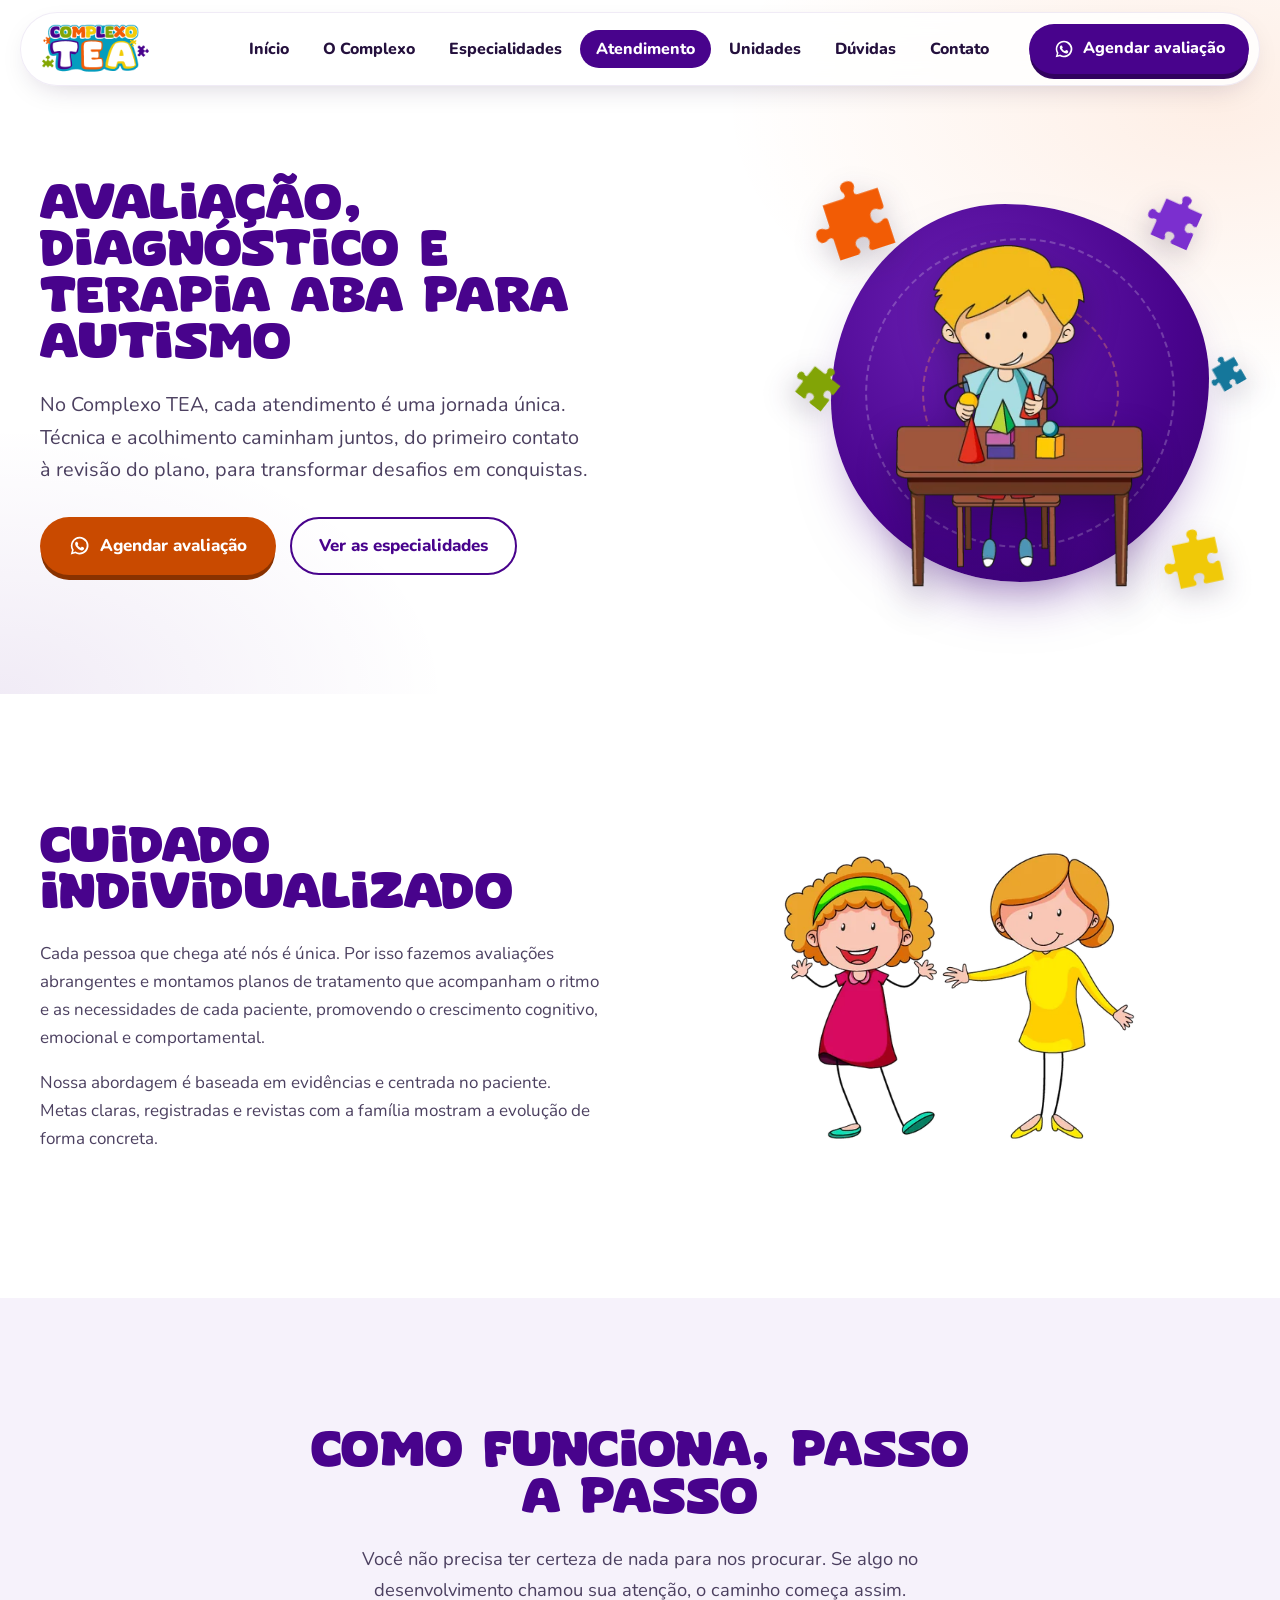
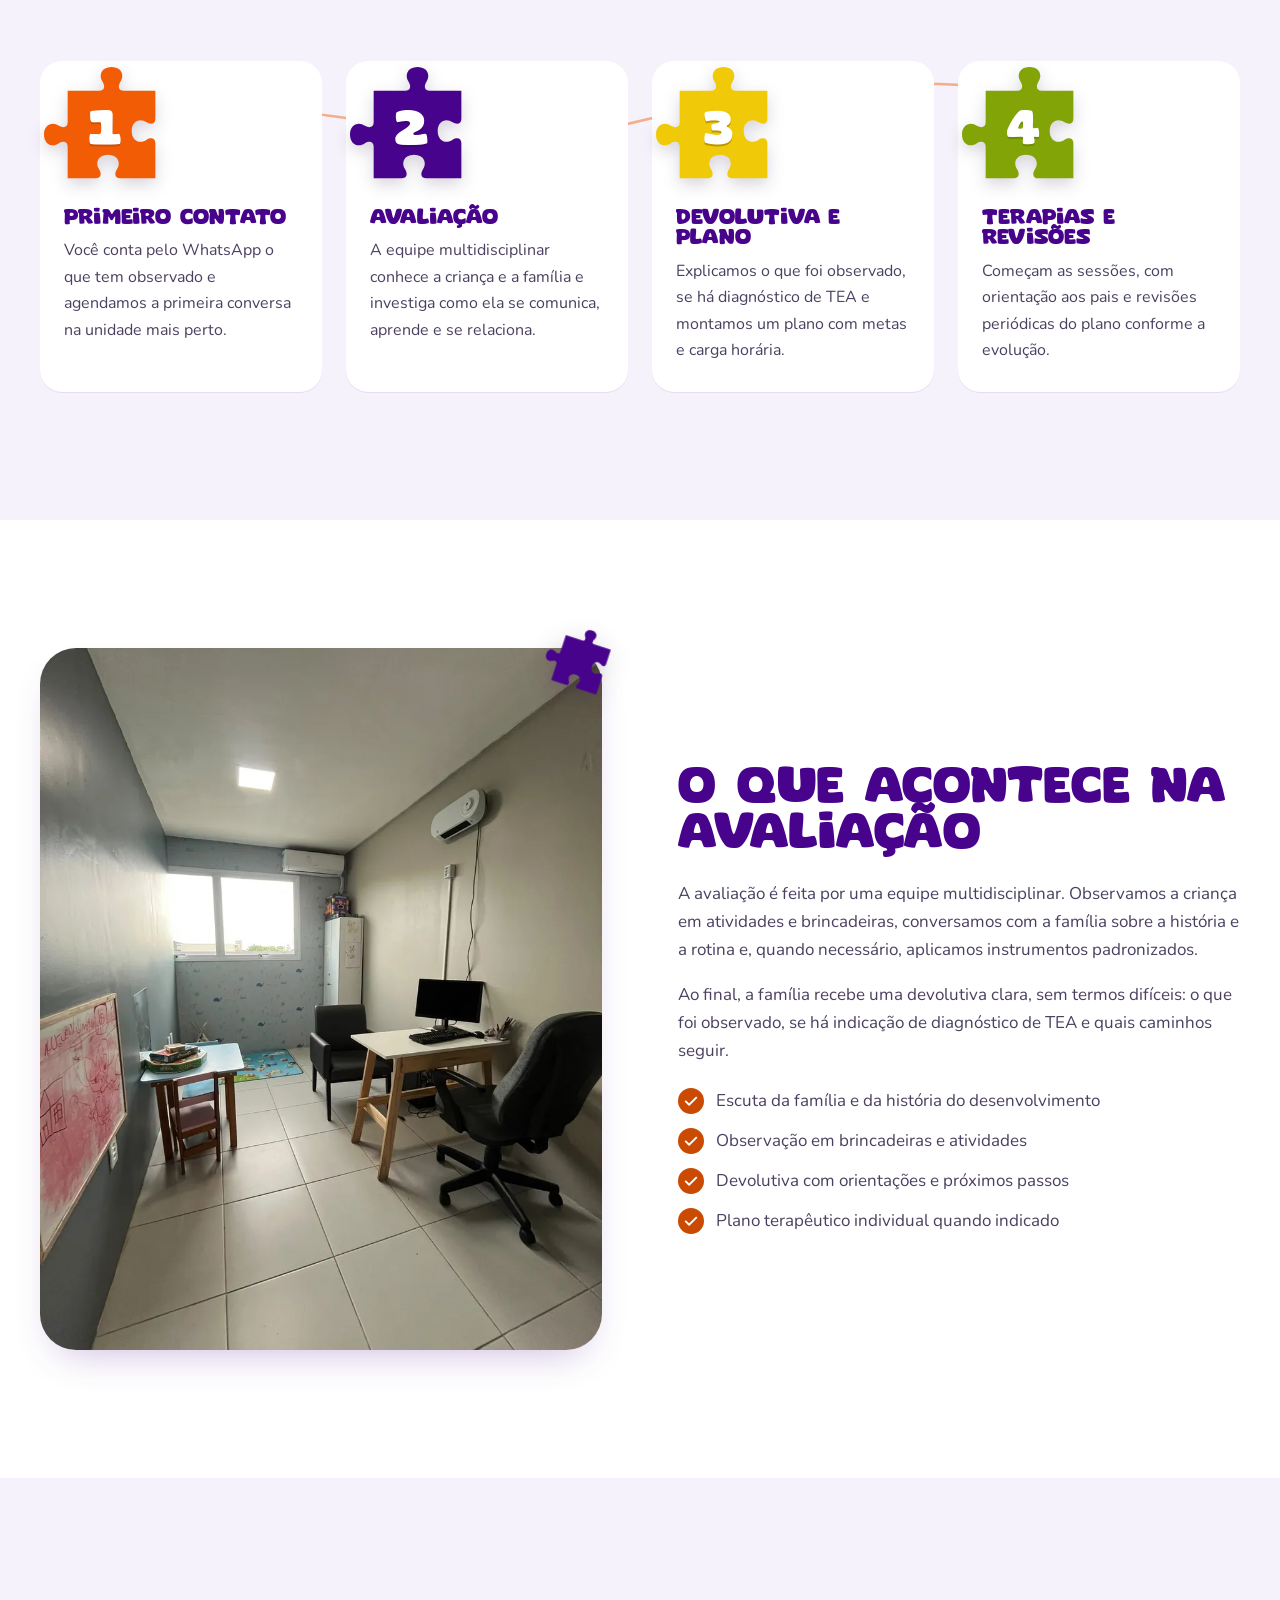
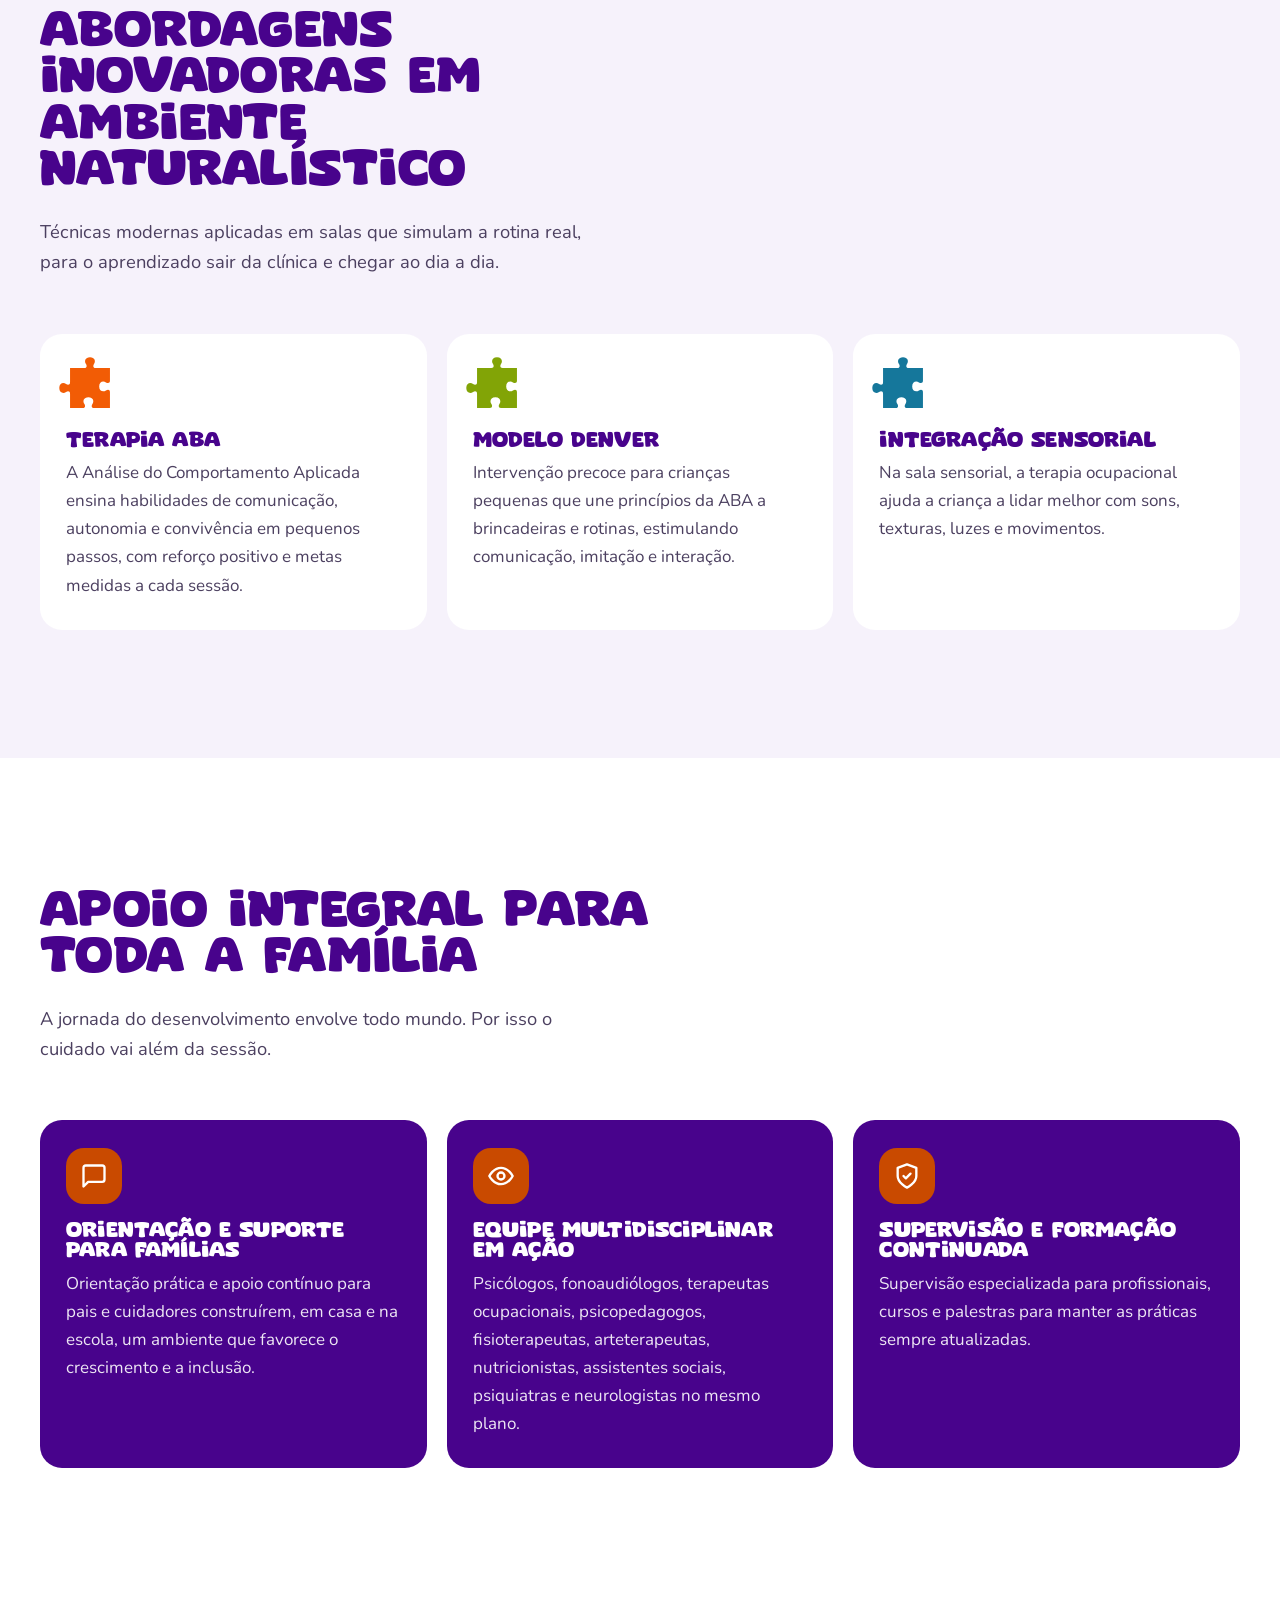
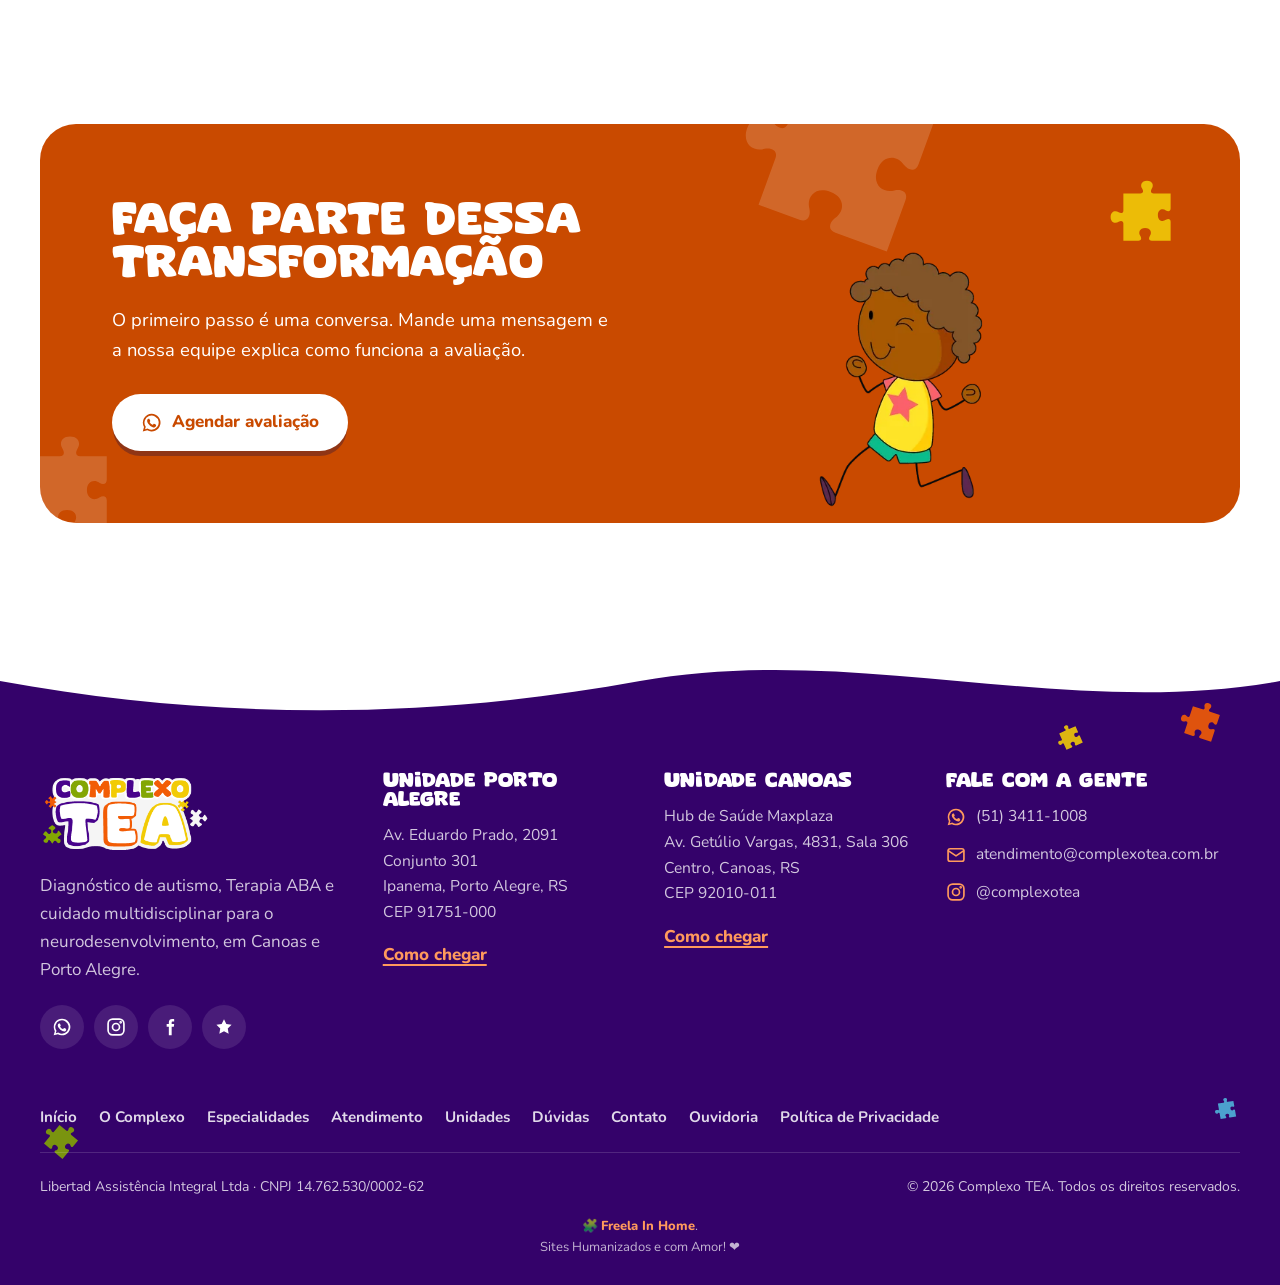
<file: atendimento/index.html>
<!DOCTYPE html>
<html lang="pt-BR">
<head>
  <meta charset="UTF-8" />
  <meta name="viewport" content="width=device-width, initial-scale=1.0" />
  <title>Avaliação e Diagnóstico de Autismo e Terapia ABA | Complexo TEA Canoas e Porto Alegre</title>
  <meta name="description" content="Como funciona a avaliação e o diagnóstico de autismo no Complexo TEA: equipe multidisciplinar, devolutiva para a família, Terapia ABA, Modelo Denver e plano individual." />
  <!-- SEO:START -->
  <!-- PREVIEW: o workflow de produção troca para "index, follow" -->
  <meta name="robots" content="noindex, nofollow" />
  <link rel="canonical" href="https://complexotea.com.br/atendimento/" />
  <meta property="og:locale" content="pt_BR" />
  <meta property="og:site_name" content="Complexo TEA" />
  <meta property="og:type" content="website" />
  <meta property="og:title" content="Avaliação e Diagnóstico de Autismo e Terapia ABA | Complexo TEA Canoas e Porto Alegre" />
  <meta property="og:description" content="Como funciona a avaliação e o diagnóstico de autismo no Complexo TEA: equipe multidisciplinar, devolutiva para a família, Terapia ABA, Modelo Denver e plano individual." />
  <meta property="og:url" content="https://complexotea.com.br/atendimento/" />
  <meta property="og:image" content="https://complexotea.com.br/assets/img/poa/recepcao.webp" />
  <meta name="twitter:card" content="summary_large_image" />
  <script type="application/ld+json">{"@context":"https://schema.org","@graph":[{"@type":"WebPage","@id":"https://complexotea.com.br/atendimento/","url":"https://complexotea.com.br/atendimento/","name":"Avaliação e Diagnóstico de Autismo e Terapia ABA | Complexo TEA Canoas e Porto Alegre","description":"Como funciona a avaliação e o diagnóstico de autismo no Complexo TEA: equipe multidisciplinar, devolutiva para a família, Terapia ABA, Modelo Denver e plano individual.","inLanguage":"pt-BR","isPartOf":{"@id":"https://complexotea.com.br/#site"},"about":{"@id":"https://complexotea.com.br/#organizacao"}},{"@type":"BreadcrumbList","itemListElement":[{"@type":"ListItem","position":1,"name":"Início","item":"https://complexotea.com.br/"},{"@type":"ListItem","position":2,"name":"Atendimento","item":"https://complexotea.com.br/atendimento/"}]}]}</script>
  <meta name="theme-color" content="#48038C" />
  <!-- SEO:END -->
  <link rel="icon" type="image/png" href="../assets/img/marca/favicon.png" />
  <link rel="apple-touch-icon" href="../assets/img/marca/favicon.png" />
  <link rel="preconnect" href="https://fonts.googleapis.com" />
  <link rel="preconnect" href="https://fonts.gstatic.com" crossorigin />
  <link href="https://fonts.googleapis.com/css2?family=Nunito:wght@400;600;700;800&display=swap" rel="stylesheet" />
  <link rel="preload" as="font" type="font/woff2" href="../assets/fonts/super-comic.woff2" crossorigin />
  <link rel="stylesheet" href="../assets/css/main.css" />
</head>
<body data-pagina="atendimento">

  <!-- PARTIAL:topo -->
  <!-- Sprite: peça de quebra-cabeça da marca + ícones -->
  <svg width="0" height="0" style="position:absolute" aria-hidden="true" focusable="false">
    <symbol id="peca" viewBox="0 0 24 24"><path d="M5.7 5.7 L10.24 5.7 C10.99 5.7 11.12 5.07 10.74 4.44 C10.11 3.56 10.49 2.3 12 2.3 C13.51 2.3 13.89 3.56 13.26 4.44 C12.88 5.07 13.01 5.7 13.76 5.7 L18.3 5.7 L18.3 9.73 C18.3 10.49 17.67 10.61 17.04 10.24 C16.16 9.61 14.9 9.98 14.9 11.5 C14.9 13.01 16.16 13.39 17.04 12.76 C17.67 12.38 18.3 12.5 18.3 13.26 L18.3 18.3 L13.26 18.3 C12.5 18.3 12.38 17.67 12.76 17.04 C13.39 16.16 13.01 14.9 11.5 14.9 C9.98 14.9 9.61 16.16 10.24 17.04 C10.61 17.67 10.49 18.3 9.73 18.3 L5.7 18.3 L5.7 13.76 C5.7 13.01 5.07 12.88 4.44 13.26 C3.56 13.89 2.3 13.51 2.3 12 C2.3 10.49 3.56 10.11 4.44 10.74 C5.07 11.12 5.7 10.99 5.7 10.24 L5.7 5.7Z"/></symbol>
    <symbol id="ic-whats" viewBox="0 0 24 24"><path fill="currentColor" d="M12 2a10 10 0 0 0-8.6 15l-1.4 5 5.1-1.3A10 10 0 1 0 12 2zm0 18a8 8 0 0 1-4.1-1.1l-.3-.2-3 .8.8-2.9-.2-.3A8 8 0 1 1 12 20zm4.6-6c-.2-.1-1.5-.7-1.7-.8s-.4-.1-.6.1-.6.8-.8 1-.3.2-.5.1a6.5 6.5 0 0 1-3.2-2.8c-.2-.4.2-.4.6-1.2a.4.4 0 0 0 0-.4l-.8-1.9c-.2-.5-.4-.4-.6-.4h-.5a1 1 0 0 0-.7.3 3 3 0 0 0-.9 2.2 5.2 5.2 0 0 0 1.1 2.7 11.9 11.9 0 0 0 4.6 4c2 .8 2 .5 2.4.5a2.7 2.7 0 0 0 1.8-1.3 2.2 2.2 0 0 0 .2-1.3c-.1-.1-.3-.2-.5-.3z"/></symbol>
    <symbol id="ic-insta" viewBox="0 0 24 24"><g fill="none" stroke="currentColor" stroke-width="2" stroke-linecap="round"><rect x="2.5" y="2.5" width="19" height="19" rx="5.5"/><circle cx="12" cy="12" r="4.2"/><circle cx="17.6" cy="6.4" r=".6" fill="currentColor"/></g></symbol>
    <symbol id="ic-face" viewBox="0 0 24 24"><path fill="currentColor" d="M14 8.5V6.8c0-.8.2-1.3 1.4-1.3H17V2.6c-.3 0-1.3-.1-2.4-.1-2.4 0-4 1.4-4 4.1v1.9H8v3.2h2.6V22H14v-10.3h2.6l.4-3.2H14z"/></symbol>
    <symbol id="ic-pin" viewBox="0 0 24 24"><g fill="none" stroke="currentColor" stroke-width="2" stroke-linecap="round" stroke-linejoin="round"><path d="M12 21s-7-6.2-7-11.5a7 7 0 0 1 14 0C19 14.8 12 21 12 21z"/><circle cx="12" cy="9.5" r="2.5"/></g></symbol>
    <symbol id="ic-mail" viewBox="0 0 24 24"><g fill="none" stroke="currentColor" stroke-width="2" stroke-linecap="round" stroke-linejoin="round"><rect x="2.5" y="4.5" width="19" height="15" rx="2.5"/><path d="m3 7 9 6 9-6"/></g></symbol>
    <symbol id="ic-phone" viewBox="0 0 24 24"><path fill="none" stroke="currentColor" stroke-width="2" stroke-linecap="round" stroke-linejoin="round" d="M21 16.4v2.8a1.9 1.9 0 0 1-2 1.9 18.6 18.6 0 0 1-8.1-2.9 18.3 18.3 0 0 1-5.6-5.6A18.6 18.6 0 0 1 2.4 4.5 1.9 1.9 0 0 1 4.3 2.4h2.8a1.9 1.9 0 0 1 1.9 1.6c.1.9.3 1.8.7 2.6a1.9 1.9 0 0 1-.4 2L8 9.8a15 15 0 0 0 5.6 5.6l1.2-1.2a1.9 1.9 0 0 1 2-.4c.8.3 1.7.6 2.6.7a1.9 1.9 0 0 1 1.6 1.9z"/></symbol>
    <symbol id="ic-star" viewBox="0 0 24 24"><path fill="currentColor" d="m12 2.8 2.8 5.7 6.3.9-4.6 4.4 1.1 6.3L12 17.1l-5.6 3 1.1-6.3L2.9 9.4l6.3-.9z"/></symbol>
    <symbol id="ic-seta" viewBox="0 0 24 24"><path fill="none" stroke="currentColor" stroke-width="2.5" stroke-linecap="round" stroke-linejoin="round" d="m9 5 7 7-7 7"/></symbol>
    <symbol id="ic-play" viewBox="0 0 24 24"><path fill="currentColor" d="M8 5.5v13a1 1 0 0 0 1.5.9l10.2-6.5a1 1 0 0 0 0-1.8L9.5 4.6A1 1 0 0 0 8 5.5z"/></symbol>
    <symbol id="ic-som" viewBox="0 0 24 24"><g fill="none" stroke="currentColor" stroke-width="2" stroke-linecap="round" stroke-linejoin="round"><path d="M11 5 6 9H3v6h3l5 4z"/><path d="M15.5 8.5a5 5 0 0 1 0 7M18.5 5.5a9 9 0 0 1 0 13"/></g></symbol>
    <symbol id="ic-mudo" viewBox="0 0 24 24"><g fill="none" stroke="currentColor" stroke-width="2" stroke-linecap="round" stroke-linejoin="round"><path d="M11 5 6 9H3v6h3l5 4z"/><path d="m22 9-6 6M16 9l6 6"/></g></symbol>
    <symbol id="ic-check" viewBox="0 0 24 24"><path fill="none" stroke="currentColor" stroke-width="2.5" stroke-linecap="round" stroke-linejoin="round" d="m5 12.5 4.5 4.5L19 7.5"/></symbol>
    <symbol id="ic-escudo" viewBox="0 0 24 24"><g fill="none" stroke="currentColor" stroke-width="2" stroke-linecap="round" stroke-linejoin="round"><path d="M12 22s8-4 8-10V5l-8-3-8 3v7c0 6 8 10 8 10z"/><path d="m9 12 2 2 4-4"/></g></symbol>
    <symbol id="ic-chat" viewBox="0 0 24 24"><path fill="none" stroke="currentColor" stroke-width="2" stroke-linecap="round" stroke-linejoin="round" d="M21 15a2 2 0 0 1-2 2H7l-4 4V5a2 2 0 0 1 2-2h14a2 2 0 0 1 2 2z"/></symbol>
    <symbol id="ic-olho" viewBox="0 0 24 24"><g fill="none" stroke="currentColor" stroke-width="2" stroke-linecap="round" stroke-linejoin="round"><path d="M2 12s3.6-7 10-7 10 7 10 7-3.6 7-10 7S2 12 2 12z"/><circle cx="12" cy="12" r="3"/></g></symbol>
  </svg>

  <a class="skip" href="#conteudo">Pular para o conteúdo</a>

  <!-- ============================ NAV ============================ -->
  <header class="nav" data-nav>
    <div class="nav__bar">
      <a class="nav__brand" href="../" aria-label="Complexo TEA, início">
        <img src="../assets/img/marca/logo-site.png" alt="Complexo TEA" width="132" height="66" />
      </a>
      <nav class="nav__links" aria-label="Navegação principal" data-nav-links>
        <span class="nav__blob" aria-hidden="true" data-nav-blob></span>
        <a class="nav__link" href="../" data-pagina="inicio">Início</a>
        <a class="nav__link" href="../o-complexo/" data-pagina="o-complexo">O Complexo</a>
        <a class="nav__link" href="../especialidades/" data-pagina="especialidades">Especialidades</a>
        <a class="nav__link is-ativo" aria-current="page" href="../atendimento/" data-pagina="atendimento">Atendimento</a>
        <a class="nav__link" href="../unidades/" data-pagina="unidades">Unidades</a>
        <a class="nav__link" href="../duvidas/" data-pagina="duvidas">Dúvidas</a>
        <a class="nav__link" href="../contato/" data-pagina="contato">Contato</a>
      </nav>
      <a class="btn btn--roxo nav__cta" href="https://wa.me/555134111008?text=Ol%C3%A1!%20Vim%20pelo%20site%20do%20Complexo%20TEA%20e%20gostaria%20de%20agendar%20uma%20avalia%C3%A7%C3%A3o." target="_blank" rel="noopener"><svg class="btn__ic" aria-hidden="true"><use href="#ic-whats"/></svg>Agendar avaliação</a>
      <button class="nav__burger" type="button" aria-label="Abrir menu" aria-expanded="false" aria-controls="menu-mobile" data-burger>
        <span></span><span></span><span></span>
      </button>
    </div>
  </header>

  <!-- Menu mobile -->
  <div class="menu" id="menu-mobile" data-menu hidden>
    <div class="menu__pecas" aria-hidden="true">
      <svg class="menu__peca menu__peca--1"><use href="#peca"/></svg>
      <svg class="menu__peca menu__peca--2"><use href="#peca"/></svg>
      <svg class="menu__peca menu__peca--3"><use href="#peca"/></svg>
    </div>
    <nav class="menu__links" aria-label="Menu">
      <a class="menu__link" href="../" style="--i:0" data-cor="roxo" data-pagina="inicio">Início</a>
      <a class="menu__link" href="../o-complexo/" style="--i:1" data-cor="laranja" data-pagina="o-complexo">O Complexo</a>
      <a class="menu__link" href="../especialidades/" style="--i:2" data-cor="verde" data-pagina="especialidades">Especialidades</a>
      <a class="menu__link is-ativo" aria-current="page" href="../atendimento/" style="--i:3" data-cor="azul" data-pagina="atendimento">Atendimento</a>
      <a class="menu__link" href="../unidades/" style="--i:4" data-cor="amarelo" data-pagina="unidades">Unidades</a>
      <a class="menu__link" href="../duvidas/" style="--i:5" data-cor="laranja" data-pagina="duvidas">Dúvidas</a>
      <a class="menu__link" href="../contato/" style="--i:6" data-cor="verde" data-pagina="contato">Contato</a>
    </nav>
    <div class="menu__foot" style="--i:7">
      <a class="btn btn--laranja btn--full" href="https://wa.me/555134111008?text=Ol%C3%A1!%20Vim%20pelo%20site%20do%20Complexo%20TEA%20e%20gostaria%20de%20agendar%20uma%20avalia%C3%A7%C3%A3o." target="_blank" rel="noopener"><svg class="btn__ic" aria-hidden="true"><use href="#ic-whats"/></svg>Agendar avaliação</a>
      <a class="menu__contato" href="tel:+555134111008"><svg aria-hidden="true"><use href="#ic-phone"/></svg>(51) 3411-1008</a>
      <a class="menu__contato" href="https://www.instagram.com/complexotea" target="_blank" rel="noopener"><svg aria-hidden="true"><use href="#ic-insta"/></svg>@complexotea</a>
    </div>
  </div>
  <!-- /PARTIAL:topo -->

  <main id="conteudo">

    <!-- ============================ TOPO ============================ -->
    <section class="hero hero--pagina" aria-labelledby="titulo-pagina">
      <div class="container hero__inner">
        <div class="hero__copy">
          <h1 class="hero__titulo entra" id="titulo-pagina" style="--d:.15s">Avaliação, diagnóstico e Terapia ABA para autismo</h1>
          <p class="hero__lede entra" style="--d:.3s">No Complexo TEA, cada atendimento é uma jornada única. Técnica e acolhimento caminham juntos, do primeiro contato à revisão do plano, para transformar desafios em conquistas.</p>
          <div class="hero__acoes entra" style="--d:.45s">
            <a class="btn btn--laranja btn--lg" href="https://wa.me/555134111008?text=Ol%C3%A1!%20Vim%20pelo%20site%20do%20Complexo%20TEA%20e%20gostaria%20de%20agendar%20uma%20avalia%C3%A7%C3%A3o." target="_blank" rel="noopener"><svg class="btn__ic" aria-hidden="true"><use href="#ic-whats"/></svg>Agendar avaliação</a>
            <a class="btn btn--linha btn--lg" href="../especialidades/">Ver as especialidades</a>
          </div>
        </div>
        <div class="hero__arte" aria-hidden="true">
          <div class="hero__disco">
            <span class="hero__anel hero__anel--1"></span>
            <span class="hero__anel hero__anel--2"></span>
          </div>
          <img class="hero__kids" src="../assets/img/ilustra/recorte/atendimento2.webp" alt="" width="301" height="411" fetchpriority="high" />
          <svg class="hpeca hpeca--laranja"><use href="#peca"/></svg>
          <svg class="hpeca hpeca--roxo"><use href="#peca"/></svg>
          <svg class="hpeca hpeca--amarelo"><use href="#peca"/></svg>
          <svg class="hpeca hpeca--verde"><use href="#peca"/></svg>
          <svg class="hpeca hpeca--azul"><use href="#peca"/></svg>
        </div>
      </div>
    </section>

    <section class="sec" aria-labelledby="individual-titulo">
      <div class="container duas-col">
        <div class="duas-col__texto">
          <h2 class="titulo revela" id="individual-titulo">Cuidado individualizado</h2>
          <p class="revela">Cada pessoa que chega até nós é única. Por isso fazemos avaliações abrangentes e montamos planos de tratamento que acompanham o ritmo e as necessidades de cada paciente, promovendo o crescimento cognitivo, emocional e comportamental.</p>
          <p class="revela">Nossa abordagem é baseada em evidências e centrada no paciente. Metas claras, registradas e revistas com a família mostram a evolução de forma concreta.</p>
        </div>
        <figure class="duas-col__img duas-col__img--ilus revela">
          <img src="../assets/img/ilustra/atendimento5.webp" alt="" width="600" height="429" loading="lazy" />
        </figure>
      </div>
    </section>

    <section class="sec sec--papel" aria-labelledby="etapas-titulo">
      <div class="container">
        <div class="cabeca cabeca--centro">
          <h2 class="titulo revela" id="etapas-titulo">Como funciona, passo a passo</h2>
          <p class="cabeca__lede revela">Você não precisa ter certeza de nada para nos procurar. Se algo no desenvolvimento chamou sua atenção, o caminho começa assim.</p>
        </div>
        <div class="trilha" data-trilha>
        <svg class="trilha__linha" viewBox="0 0 1000 120" preserveAspectRatio="none" aria-hidden="true"><path d="M20 60 C 180 0, 320 120, 500 60 S 820 0, 980 60" pathLength="1"/></svg>
        <ol class="trilha__lista">
          <li class="etapa revela" data-cor="laranja"><span class="etapa__num"><svg aria-hidden="true"><use href="#peca"/></svg><b>1</b></span><h3>Primeiro contato</h3><p>Você conta pelo WhatsApp o que tem observado e agendamos a primeira conversa na unidade mais perto.</p></li>
          <li class="etapa revela" data-cor="roxo" style="--d:.1s"><span class="etapa__num"><svg aria-hidden="true"><use href="#peca"/></svg><b>2</b></span><h3>Avaliação</h3><p>A equipe multidisciplinar conhece a criança e a família e investiga como ela se comunica, aprende e se relaciona.</p></li>
          <li class="etapa revela" data-cor="amarelo" style="--d:.2s"><span class="etapa__num"><svg aria-hidden="true"><use href="#peca"/></svg><b>3</b></span><h3>Devolutiva e plano</h3><p>Explicamos o que foi observado, se há diagnóstico de TEA e montamos um plano com metas e carga horária.</p></li>
          <li class="etapa revela" data-cor="verde" style="--d:.3s"><span class="etapa__num"><svg aria-hidden="true"><use href="#peca"/></svg><b>4</b></span><h3>Terapias e revisões</h3><p>Começam as sessões, com orientação aos pais e revisões periódicas do plano conforme a evolução.</p></li>
        </ol>
        </div>
      </div>
    </section>

    <section class="sec" aria-labelledby="avaliacao-titulo">
      <div class="container duas-col duas-col--inverte">
        <div class="duas-col__texto">
          <h2 class="titulo revela" id="avaliacao-titulo">O que acontece na avaliação</h2>
          <p class="revela">A avaliação é feita por uma equipe multidisciplinar. Observamos a criança em atividades e brincadeiras, conversamos com a família sobre a história e a rotina e, quando necessário, aplicamos instrumentos padronizados.</p>
          <p class="revela">Ao final, a família recebe uma devolutiva clara, sem termos difíceis: o que foi observado, se há indicação de diagnóstico de TEA e quais caminhos seguir.</p>
          <div class="revela"><ul class="lista-check"><li><svg aria-hidden="true"><use href="#ic-check"/></svg><span>Escuta da família e da história do desenvolvimento</span></li><li><svg aria-hidden="true"><use href="#ic-check"/></svg><span>Observação em brincadeiras e atividades</span></li><li><svg aria-hidden="true"><use href="#ic-check"/></svg><span>Devolutiva com orientações e próximos passos</span></li><li><svg aria-hidden="true"><use href="#ic-check"/></svg><span>Plano terapêutico individual quando indicado</span></li></ul></div>
        </div>
        <figure class="duas-col__img revela">
          <img src="../assets/img/poa/sala-de-atendimento.webp" alt="Sala de atendimento da unidade Porto Alegre com mesa infantil" width="900" height="1200" loading="lazy" style="aspect-ratio:4/5" />
          <svg class="peca-solta" aria-hidden="true" style="fill:var(--roxo)"><use href="#peca"/></svg>
        </figure>
      </div>
    </section>

    <section class="sec sec--papel" aria-labelledby="abordagens-titulo">
      <div class="container">
        <div class="cabeca">
          <h2 class="titulo revela" id="abordagens-titulo">Abordagens inovadoras em ambiente naturalístico</h2>
          <p class="cabeca__lede revela">Técnicas modernas aplicadas em salas que simulam a rotina real, para o aprendizado sair da clínica e chegar ao dia a dia.</p>
        </div>
        <div class="cards">
          <article class="card revela" data-cor="laranja" style="--d:0s"><svg class="card__peca" aria-hidden="true"><use href="#peca"/></svg><h3>Terapia ABA</h3><p>A Análise do Comportamento Aplicada ensina habilidades de comunicação, autonomia e convivência em pequenos passos, com reforço positivo e metas medidas a cada sessão.</p></article>
          <article class="card revela" data-cor="verde" style="--d:0.08s"><svg class="card__peca" aria-hidden="true"><use href="#peca"/></svg><h3>Modelo Denver</h3><p>Intervenção precoce para crianças pequenas que une princípios da ABA a brincadeiras e rotinas, estimulando comunicação, imitação e interação.</p></article>
          <article class="card revela" data-cor="azul" style="--d:0.16s"><svg class="card__peca" aria-hidden="true"><use href="#peca"/></svg><h3>Integração sensorial</h3><p>Na sala sensorial, a terapia ocupacional ajuda a criança a lidar melhor com sons, texturas, luzes e movimentos.</p></article>
        </div>
      </div>
    </section>

    <section class="sec" aria-labelledby="apoio-titulo">
      <div class="container">
        <div class="cabeca">
          <h2 class="titulo revela" id="apoio-titulo">Apoio integral para toda a família</h2>
          <p class="cabeca__lede revela">A jornada do desenvolvimento envolve todo mundo. Por isso o cuidado vai além da sessão.</p>
        </div>
        <div class="cards cards--roxo">
          <article class="card revela" style="--d:0s"><span class="card__ic" aria-hidden="true"><svg><use href="#ic-chat"/></svg></span><h3>Orientação e suporte para famílias</h3><p>Orientação prática e apoio contínuo para pais e cuidadores construírem, em casa e na escola, um ambiente que favorece o crescimento e a inclusão.</p></article>
          <article class="card revela" style="--d:0.08s"><span class="card__ic card__ic--laranja" aria-hidden="true"><svg><use href="#ic-olho"/></svg></span><h3>Equipe multidisciplinar em ação</h3><p>Psicólogos, fonoaudiólogos, terapeutas ocupacionais, psicopedagogos, fisioterapeutas, arteterapeutas, nutricionistas, assistentes sociais, psiquiatras e neurologistas no mesmo plano.</p></article>
          <article class="card revela" style="--d:0.16s"><span class="card__ic" aria-hidden="true"><svg><use href="#ic-escudo"/></svg></span><h3>Supervisão e formação continuada</h3><p>Supervisão especializada para profissionais, cursos e palestras para manter as práticas sempre atualizadas.</p></article>
        </div>
      </div>
    </section>

    <!-- ============================ CTA ============================ -->
    <section class="cta" aria-labelledby="cta-titulo">
      <div class="container cta__caixa revela">
        <svg class="cta__peca cta__peca--1" aria-hidden="true"><use href="#peca"/></svg>
        <svg class="cta__peca cta__peca--2" aria-hidden="true"><use href="#peca"/></svg>
        <svg class="cta__peca cta__peca--3" aria-hidden="true"><use href="#peca"/></svg>
        <div class="cta__texto">
          <h2 class="cta__titulo" id="cta-titulo">Faça parte dessa transformação</h2>
          <p>O primeiro passo é uma conversa. Mande uma mensagem e a nossa equipe explica como funciona a avaliação.</p>
          <a class="btn btn--branco btn--lg" href="https://wa.me/555134111008?text=Ol%C3%A1!%20Vim%20pelo%20site%20do%20Complexo%20TEA%20e%20gostaria%20de%20agendar%20uma%20avalia%C3%A7%C3%A3o." target="_blank" rel="noopener"><svg class="btn__ic" aria-hidden="true"><use href="#ic-whats"/></svg>Agendar avaliação</a>
        </div>
        <img class="cta__ilus" src="../assets/img/ilustra/sobre8.webp" alt="" width="500" height="389" loading="lazy" />
      </div>
    </section>

  </main>

  <!-- PARTIAL:rodape -->
  <!-- ============================ RODAPÉ ============================ -->
  <footer class="rodape">
    <svg class="rodape__onda" viewBox="0 0 1440 90" preserveAspectRatio="none" aria-hidden="true"><path d="M0 0 H1440 V40 C 1200 90 960 -10 720 40 S 240 90 0 40 Z"/></svg>
    <div class="rodape__pecas" aria-hidden="true">
      <svg class="rpeca rpeca--1"><use href="#peca"/></svg>
      <svg class="rpeca rpeca--2"><use href="#peca"/></svg>
      <svg class="rpeca rpeca--3"><use href="#peca"/></svg>
      <svg class="rpeca rpeca--4"><use href="#peca"/></svg>
    </div>
    <div class="container rodape__grid">
      <div class="rodape__marca">
        <img src="../assets/img/marca/logo-branco.png" alt="Complexo TEA" width="180" height="90" loading="lazy" />
        <p>Diagnóstico de autismo, Terapia ABA e cuidado multidisciplinar para o neurodesenvolvimento, em Canoas e Porto Alegre.</p>
        <ul class="rodape__redes">
          <li><a href="https://wa.me/555134111008" target="_blank" rel="noopener" aria-label="WhatsApp"><svg aria-hidden="true"><use href="#ic-whats"/></svg></a></li>
          <li><a href="https://www.instagram.com/complexotea" target="_blank" rel="noopener" aria-label="Instagram"><svg aria-hidden="true"><use href="#ic-insta"/></svg></a></li>
          <li><a href="https://www.facebook.com/profile.php?id=61562013670025" target="_blank" rel="noopener" aria-label="Facebook"><svg aria-hidden="true"><use href="#ic-face"/></svg></a></li>
          <li><a href="https://g.page/r/CZstcnzuMHAEEBM/review" target="_blank" rel="noopener" aria-label="Avaliar no Google"><svg aria-hidden="true"><use href="#ic-star"/></svg></a></li>
        </ul>
      </div>
      <div class="rodape__col">
        <h2 class="rodape__tit">Unidade Porto Alegre</h2>
        <p>Av. Eduardo Prado, 2091<br />Conjunto 301<br />Ipanema, Porto Alegre, RS<br />CEP 91751-000</p>
        <a class="rodape__link" href="https://www.google.com/maps/search/?api=1&amp;query=Complexo+TEA+Av.+Eduardo+Prado+2091+Porto+Alegre" target="_blank" rel="noopener">Como chegar</a>
      </div>
      <div class="rodape__col">
        <h2 class="rodape__tit">Unidade Canoas</h2>
        <p>Hub de Saúde Maxplaza<br />Av. Getúlio Vargas, 4831, Sala 306<br />Centro, Canoas, RS<br />CEP 92010-011</p>
        <a class="rodape__link" href="https://www.google.com/maps/search/?api=1&amp;query=Complexo+TEA+Av.+Get%C3%BAlio+Vargas+4831+Canoas" target="_blank" rel="noopener">Como chegar</a>
      </div>
      <div class="rodape__col">
        <h2 class="rodape__tit">Fale com a gente</h2>
        <a class="rodape__contato" href="https://wa.me/555134111008" target="_blank" rel="noopener"><svg aria-hidden="true"><use href="#ic-whats"/></svg>(51) 3411-1008</a>
        <a class="rodape__contato" href="mailto:atendimento@complexotea.com.br"><svg aria-hidden="true"><use href="#ic-mail"/></svg>atendimento@complexotea.com.br</a>
        <a class="rodape__contato" href="https://www.instagram.com/complexotea" target="_blank" rel="noopener"><svg aria-hidden="true"><use href="#ic-insta"/></svg>@complexotea</a>
      </div>
    </div>
    <nav class="container rodape__nav" aria-label="Páginas do site">
      <a href="../">Início</a>
      <a href="../o-complexo/">O Complexo</a>
      <a href="../especialidades/">Especialidades</a>
      <a href="../atendimento/">Atendimento</a>
      <a href="../unidades/">Unidades</a>
      <a href="../duvidas/">Dúvidas</a>
      <a href="../contato/">Contato</a>
      <a href="../ouvidoria/">Ouvidoria</a>
      <a href="../politica-de-privacidade/">Política de Privacidade</a>
    </nav>
    <div class="container rodape__base">
      <p>Libertad Assistência Integral Ltda · CNPJ 14.762.530/0002-62</p>
      <p>© <span data-ano>2026</span> Complexo TEA. Todos os direitos reservados.</p>
      <p class="rodape__credito">🧩 <a href="https://www.freelainhome.com.br/" target="_blank" rel="noopener">Freela In Home</a>.<br>Sites Humanizados e com Amor! ❤️</p>
    </div>
  </footer>

  <a class="wa-flutuante" href="https://wa.me/555134111008?text=Ol%C3%A1!%20Vim%20pelo%20site%20do%20Complexo%20TEA%20e%20gostaria%20de%20agendar%20uma%20avalia%C3%A7%C3%A3o." target="_blank" rel="noopener" aria-label="Falar no WhatsApp"><svg aria-hidden="true"><use href="#ic-whats"/></svg></a>

  <script src="../assets/js/main.js" defer></script>
  <!-- /PARTIAL:rodape -->
</body>
</html>
</file>
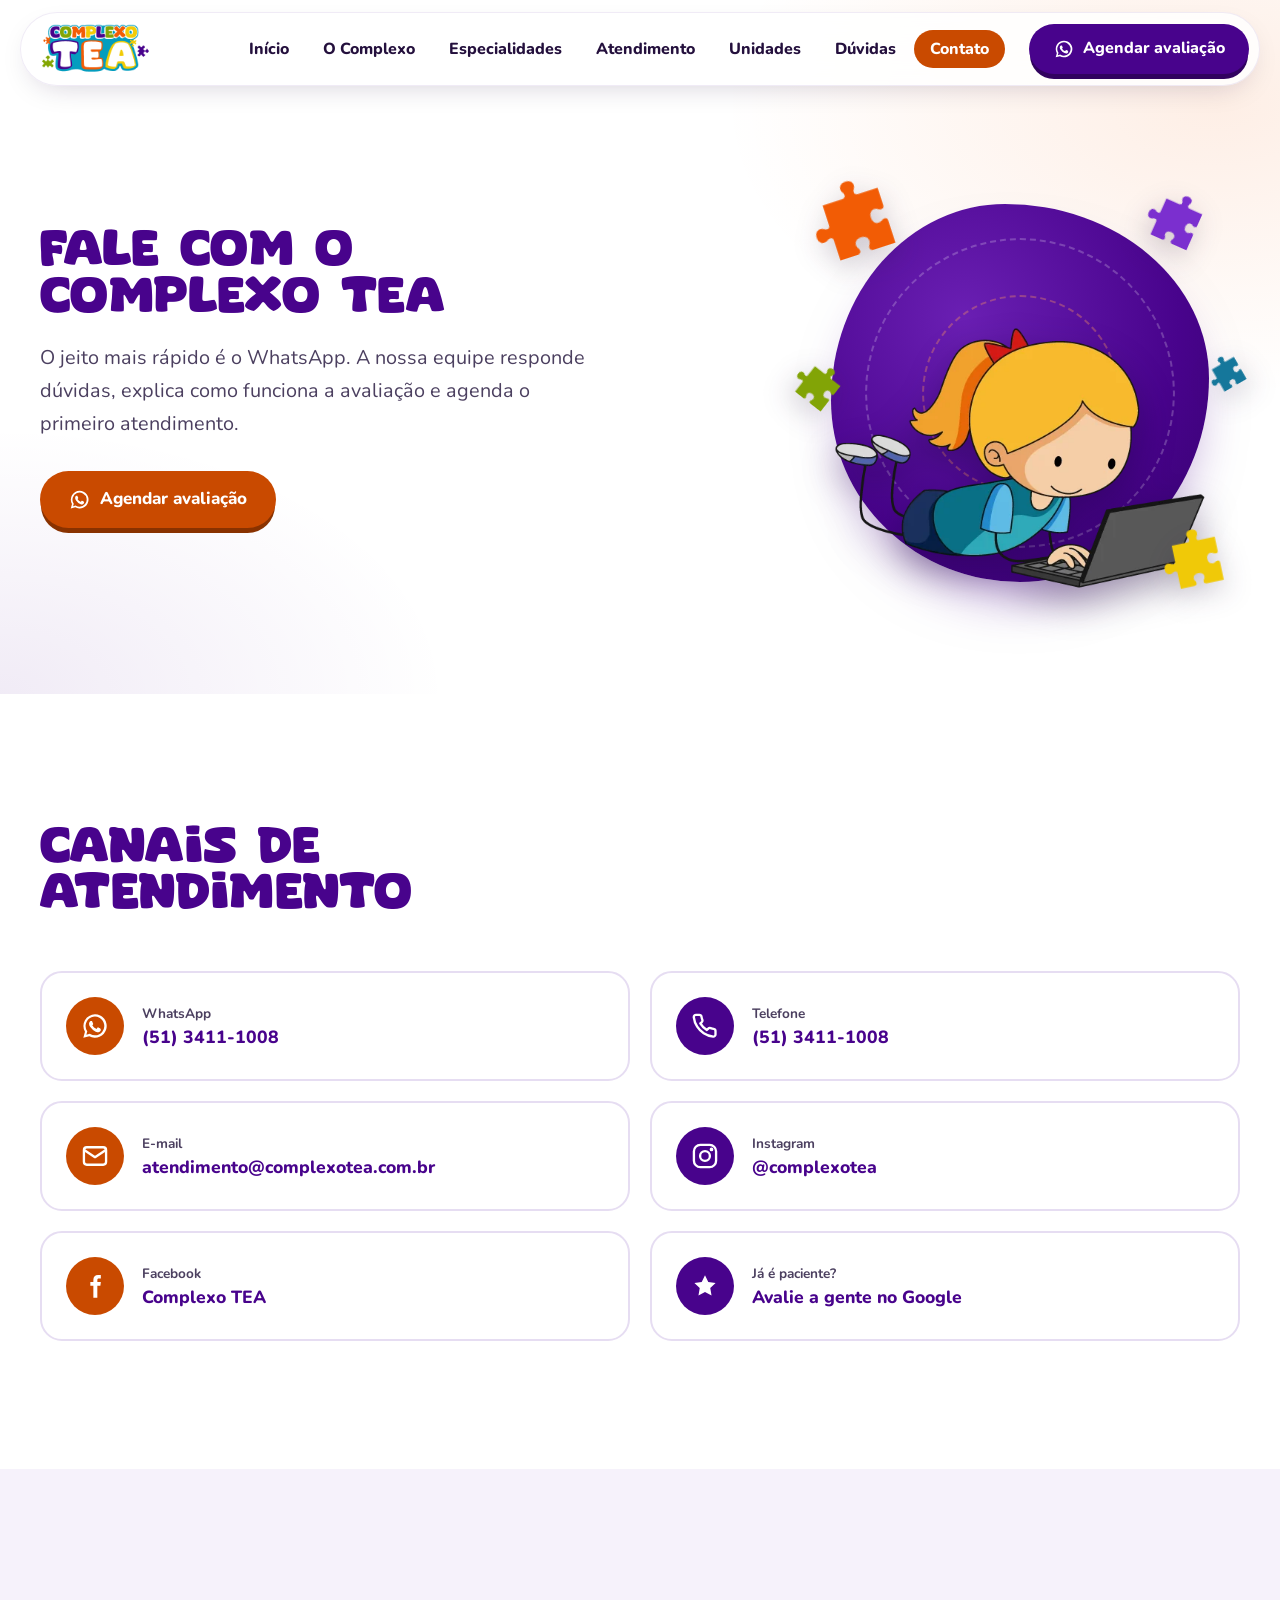
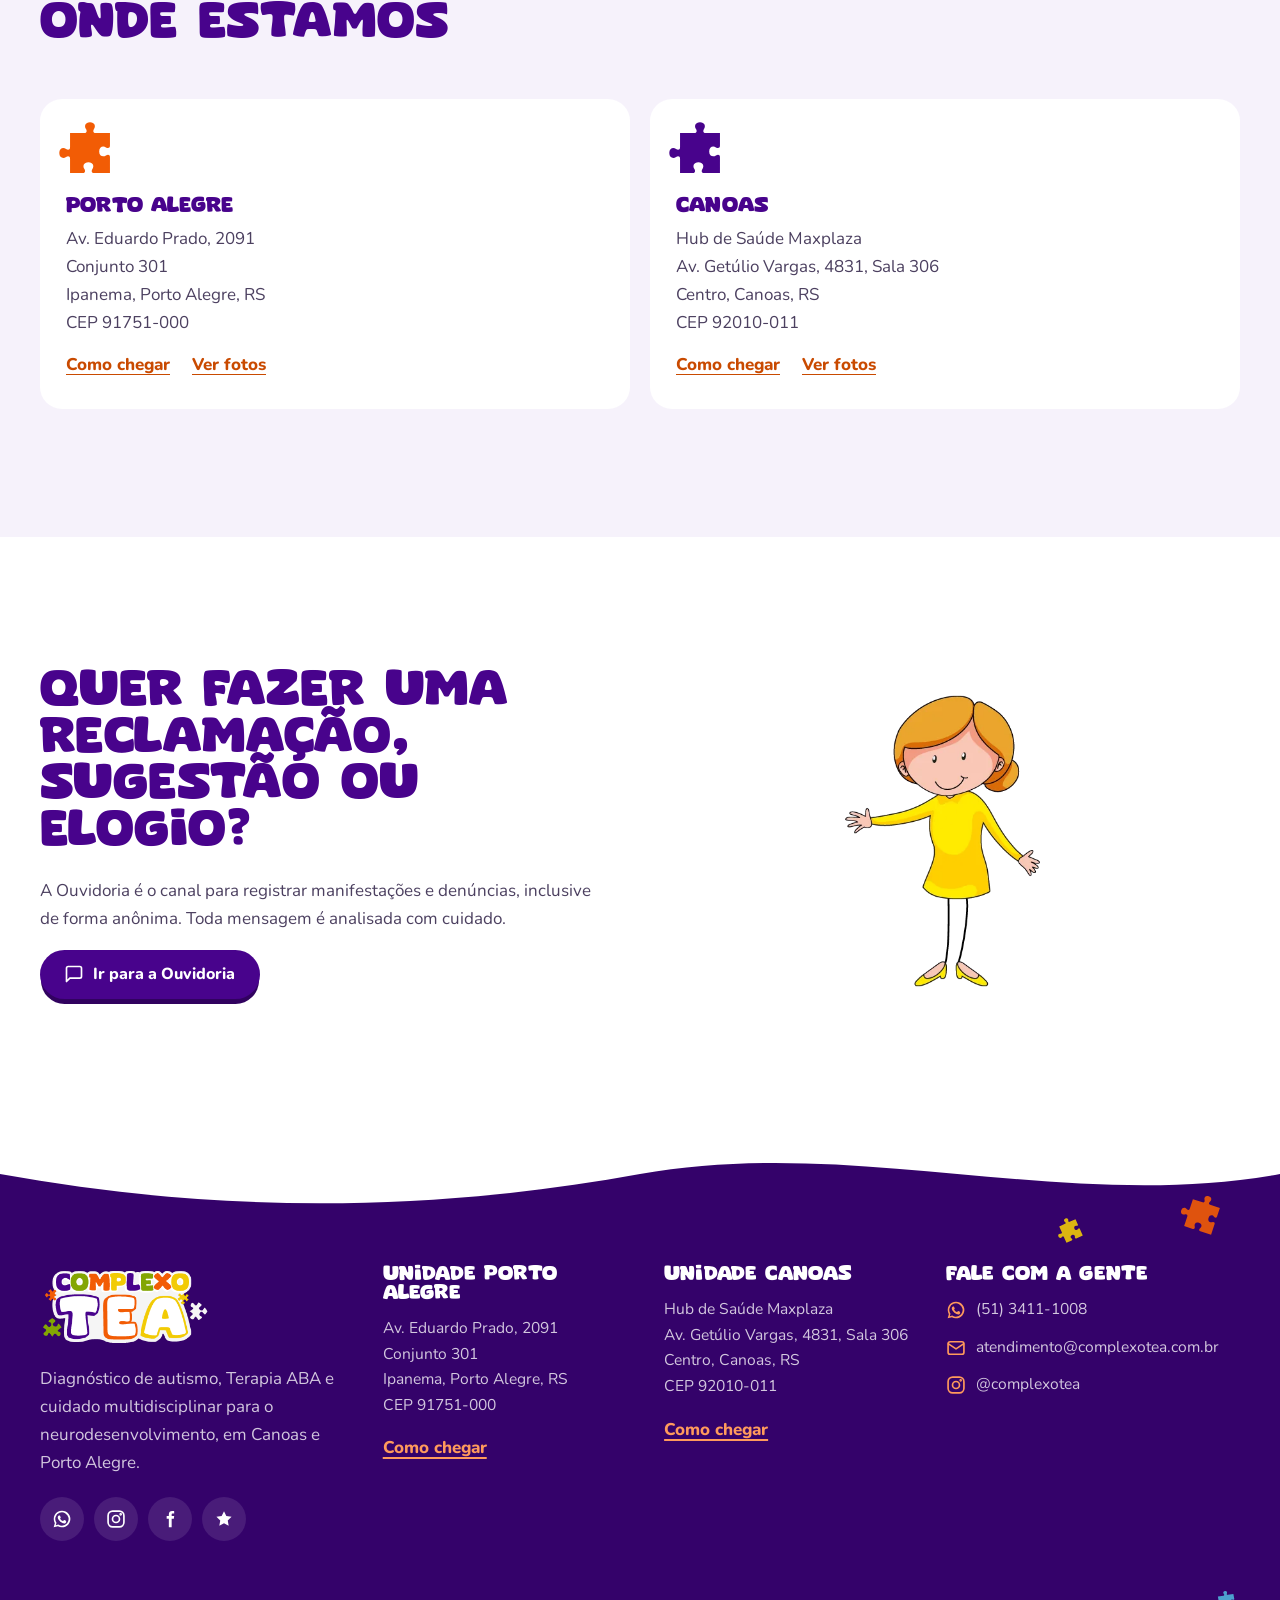
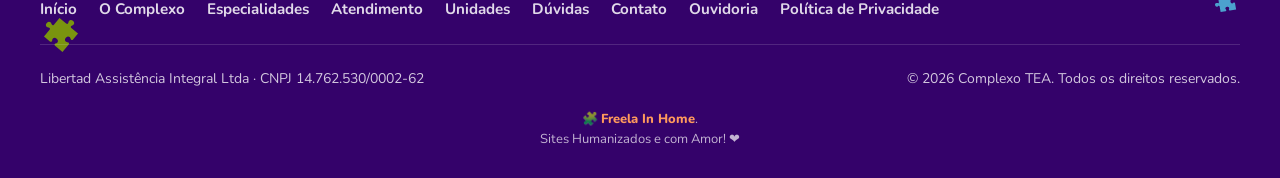
<file: contato/index.html>
<!DOCTYPE html>
<html lang="pt-BR">
<head>
  <meta charset="UTF-8" />
  <meta name="viewport" content="width=device-width, initial-scale=1.0" />
  <title>Contato · WhatsApp, Telefone e Endereços | Complexo TEA Canoas e Porto Alegre</title>
  <meta name="description" content="Fale com o Complexo TEA pelo WhatsApp (51) 3411-1008, telefone, e-mail ou Instagram. Endereços das unidades de Canoas e Porto Alegre." />
  <!-- SEO:START -->
  <!-- PREVIEW: o workflow de produção troca para "index, follow" -->
  <meta name="robots" content="noindex, nofollow" />
  <link rel="canonical" href="https://complexotea.com.br/contato/" />
  <meta property="og:locale" content="pt_BR" />
  <meta property="og:site_name" content="Complexo TEA" />
  <meta property="og:type" content="website" />
  <meta property="og:title" content="Contato · WhatsApp, Telefone e Endereços | Complexo TEA Canoas e Porto Alegre" />
  <meta property="og:description" content="Fale com o Complexo TEA pelo WhatsApp (51) 3411-1008, telefone, e-mail ou Instagram. Endereços das unidades de Canoas e Porto Alegre." />
  <meta property="og:url" content="https://complexotea.com.br/contato/" />
  <meta property="og:image" content="https://complexotea.com.br/assets/img/poa/recepcao.webp" />
  <meta name="twitter:card" content="summary_large_image" />
  <script type="application/ld+json">{"@context":"https://schema.org","@graph":[{"@type":"WebPage","@id":"https://complexotea.com.br/contato/","url":"https://complexotea.com.br/contato/","name":"Contato · WhatsApp, Telefone e Endereços | Complexo TEA Canoas e Porto Alegre","description":"Fale com o Complexo TEA pelo WhatsApp (51) 3411-1008, telefone, e-mail ou Instagram. Endereços das unidades de Canoas e Porto Alegre.","inLanguage":"pt-BR","isPartOf":{"@id":"https://complexotea.com.br/#site"},"about":{"@id":"https://complexotea.com.br/#organizacao"}},{"@type":"BreadcrumbList","itemListElement":[{"@type":"ListItem","position":1,"name":"Início","item":"https://complexotea.com.br/"},{"@type":"ListItem","position":2,"name":"Contato","item":"https://complexotea.com.br/contato/"}]},{"@type":"ContactPage","@id":"https://complexotea.com.br/contato/#pagina","url":"https://complexotea.com.br/contato/"}]}</script>
  <meta name="theme-color" content="#48038C" />
  <!-- SEO:END -->
  <link rel="icon" type="image/png" href="../assets/img/marca/favicon.png" />
  <link rel="apple-touch-icon" href="../assets/img/marca/favicon.png" />
  <link rel="preconnect" href="https://fonts.googleapis.com" />
  <link rel="preconnect" href="https://fonts.gstatic.com" crossorigin />
  <link href="https://fonts.googleapis.com/css2?family=Nunito:wght@400;600;700;800&display=swap" rel="stylesheet" />
  <link rel="preload" as="font" type="font/woff2" href="../assets/fonts/super-comic.woff2" crossorigin />
  <link rel="stylesheet" href="../assets/css/main.css" />
</head>
<body data-pagina="contato">

  <!-- PARTIAL:topo -->
  <!-- Sprite: peça de quebra-cabeça da marca + ícones -->
  <svg width="0" height="0" style="position:absolute" aria-hidden="true" focusable="false">
    <symbol id="peca" viewBox="0 0 24 24"><path d="M5.7 5.7 L10.24 5.7 C10.99 5.7 11.12 5.07 10.74 4.44 C10.11 3.56 10.49 2.3 12 2.3 C13.51 2.3 13.89 3.56 13.26 4.44 C12.88 5.07 13.01 5.7 13.76 5.7 L18.3 5.7 L18.3 9.73 C18.3 10.49 17.67 10.61 17.04 10.24 C16.16 9.61 14.9 9.98 14.9 11.5 C14.9 13.01 16.16 13.39 17.04 12.76 C17.67 12.38 18.3 12.5 18.3 13.26 L18.3 18.3 L13.26 18.3 C12.5 18.3 12.38 17.67 12.76 17.04 C13.39 16.16 13.01 14.9 11.5 14.9 C9.98 14.9 9.61 16.16 10.24 17.04 C10.61 17.67 10.49 18.3 9.73 18.3 L5.7 18.3 L5.7 13.76 C5.7 13.01 5.07 12.88 4.44 13.26 C3.56 13.89 2.3 13.51 2.3 12 C2.3 10.49 3.56 10.11 4.44 10.74 C5.07 11.12 5.7 10.99 5.7 10.24 L5.7 5.7Z"/></symbol>
    <symbol id="ic-whats" viewBox="0 0 24 24"><path fill="currentColor" d="M12 2a10 10 0 0 0-8.6 15l-1.4 5 5.1-1.3A10 10 0 1 0 12 2zm0 18a8 8 0 0 1-4.1-1.1l-.3-.2-3 .8.8-2.9-.2-.3A8 8 0 1 1 12 20zm4.6-6c-.2-.1-1.5-.7-1.7-.8s-.4-.1-.6.1-.6.8-.8 1-.3.2-.5.1a6.5 6.5 0 0 1-3.2-2.8c-.2-.4.2-.4.6-1.2a.4.4 0 0 0 0-.4l-.8-1.9c-.2-.5-.4-.4-.6-.4h-.5a1 1 0 0 0-.7.3 3 3 0 0 0-.9 2.2 5.2 5.2 0 0 0 1.1 2.7 11.9 11.9 0 0 0 4.6 4c2 .8 2 .5 2.4.5a2.7 2.7 0 0 0 1.8-1.3 2.2 2.2 0 0 0 .2-1.3c-.1-.1-.3-.2-.5-.3z"/></symbol>
    <symbol id="ic-insta" viewBox="0 0 24 24"><g fill="none" stroke="currentColor" stroke-width="2" stroke-linecap="round"><rect x="2.5" y="2.5" width="19" height="19" rx="5.5"/><circle cx="12" cy="12" r="4.2"/><circle cx="17.6" cy="6.4" r=".6" fill="currentColor"/></g></symbol>
    <symbol id="ic-face" viewBox="0 0 24 24"><path fill="currentColor" d="M14 8.5V6.8c0-.8.2-1.3 1.4-1.3H17V2.6c-.3 0-1.3-.1-2.4-.1-2.4 0-4 1.4-4 4.1v1.9H8v3.2h2.6V22H14v-10.3h2.6l.4-3.2H14z"/></symbol>
    <symbol id="ic-pin" viewBox="0 0 24 24"><g fill="none" stroke="currentColor" stroke-width="2" stroke-linecap="round" stroke-linejoin="round"><path d="M12 21s-7-6.2-7-11.5a7 7 0 0 1 14 0C19 14.8 12 21 12 21z"/><circle cx="12" cy="9.5" r="2.5"/></g></symbol>
    <symbol id="ic-mail" viewBox="0 0 24 24"><g fill="none" stroke="currentColor" stroke-width="2" stroke-linecap="round" stroke-linejoin="round"><rect x="2.5" y="4.5" width="19" height="15" rx="2.5"/><path d="m3 7 9 6 9-6"/></g></symbol>
    <symbol id="ic-phone" viewBox="0 0 24 24"><path fill="none" stroke="currentColor" stroke-width="2" stroke-linecap="round" stroke-linejoin="round" d="M21 16.4v2.8a1.9 1.9 0 0 1-2 1.9 18.6 18.6 0 0 1-8.1-2.9 18.3 18.3 0 0 1-5.6-5.6A18.6 18.6 0 0 1 2.4 4.5 1.9 1.9 0 0 1 4.3 2.4h2.8a1.9 1.9 0 0 1 1.9 1.6c.1.9.3 1.8.7 2.6a1.9 1.9 0 0 1-.4 2L8 9.8a15 15 0 0 0 5.6 5.6l1.2-1.2a1.9 1.9 0 0 1 2-.4c.8.3 1.7.6 2.6.7a1.9 1.9 0 0 1 1.6 1.9z"/></symbol>
    <symbol id="ic-star" viewBox="0 0 24 24"><path fill="currentColor" d="m12 2.8 2.8 5.7 6.3.9-4.6 4.4 1.1 6.3L12 17.1l-5.6 3 1.1-6.3L2.9 9.4l6.3-.9z"/></symbol>
    <symbol id="ic-seta" viewBox="0 0 24 24"><path fill="none" stroke="currentColor" stroke-width="2.5" stroke-linecap="round" stroke-linejoin="round" d="m9 5 7 7-7 7"/></symbol>
    <symbol id="ic-play" viewBox="0 0 24 24"><path fill="currentColor" d="M8 5.5v13a1 1 0 0 0 1.5.9l10.2-6.5a1 1 0 0 0 0-1.8L9.5 4.6A1 1 0 0 0 8 5.5z"/></symbol>
    <symbol id="ic-som" viewBox="0 0 24 24"><g fill="none" stroke="currentColor" stroke-width="2" stroke-linecap="round" stroke-linejoin="round"><path d="M11 5 6 9H3v6h3l5 4z"/><path d="M15.5 8.5a5 5 0 0 1 0 7M18.5 5.5a9 9 0 0 1 0 13"/></g></symbol>
    <symbol id="ic-mudo" viewBox="0 0 24 24"><g fill="none" stroke="currentColor" stroke-width="2" stroke-linecap="round" stroke-linejoin="round"><path d="M11 5 6 9H3v6h3l5 4z"/><path d="m22 9-6 6M16 9l6 6"/></g></symbol>
    <symbol id="ic-check" viewBox="0 0 24 24"><path fill="none" stroke="currentColor" stroke-width="2.5" stroke-linecap="round" stroke-linejoin="round" d="m5 12.5 4.5 4.5L19 7.5"/></symbol>
    <symbol id="ic-escudo" viewBox="0 0 24 24"><g fill="none" stroke="currentColor" stroke-width="2" stroke-linecap="round" stroke-linejoin="round"><path d="M12 22s8-4 8-10V5l-8-3-8 3v7c0 6 8 10 8 10z"/><path d="m9 12 2 2 4-4"/></g></symbol>
    <symbol id="ic-chat" viewBox="0 0 24 24"><path fill="none" stroke="currentColor" stroke-width="2" stroke-linecap="round" stroke-linejoin="round" d="M21 15a2 2 0 0 1-2 2H7l-4 4V5a2 2 0 0 1 2-2h14a2 2 0 0 1 2 2z"/></symbol>
    <symbol id="ic-olho" viewBox="0 0 24 24"><g fill="none" stroke="currentColor" stroke-width="2" stroke-linecap="round" stroke-linejoin="round"><path d="M2 12s3.6-7 10-7 10 7 10 7-3.6 7-10 7S2 12 2 12z"/><circle cx="12" cy="12" r="3"/></g></symbol>
  </svg>

  <a class="skip" href="#conteudo">Pular para o conteúdo</a>

  <!-- ============================ NAV ============================ -->
  <header class="nav" data-nav>
    <div class="nav__bar">
      <a class="nav__brand" href="../" aria-label="Complexo TEA, início">
        <img src="../assets/img/marca/logo-site.png" alt="Complexo TEA" width="132" height="66" />
      </a>
      <nav class="nav__links" aria-label="Navegação principal" data-nav-links>
        <span class="nav__blob" aria-hidden="true" data-nav-blob></span>
        <a class="nav__link" href="../" data-pagina="inicio">Início</a>
        <a class="nav__link" href="../o-complexo/" data-pagina="o-complexo">O Complexo</a>
        <a class="nav__link" href="../especialidades/" data-pagina="especialidades">Especialidades</a>
        <a class="nav__link" href="../atendimento/" data-pagina="atendimento">Atendimento</a>
        <a class="nav__link" href="../unidades/" data-pagina="unidades">Unidades</a>
        <a class="nav__link" href="../duvidas/" data-pagina="duvidas">Dúvidas</a>
        <a class="nav__link is-ativo" aria-current="page" href="../contato/" data-pagina="contato">Contato</a>
      </nav>
      <a class="btn btn--roxo nav__cta" href="https://wa.me/555134111008?text=Ol%C3%A1!%20Vim%20pelo%20site%20do%20Complexo%20TEA%20e%20gostaria%20de%20agendar%20uma%20avalia%C3%A7%C3%A3o." target="_blank" rel="noopener"><svg class="btn__ic" aria-hidden="true"><use href="#ic-whats"/></svg>Agendar avaliação</a>
      <button class="nav__burger" type="button" aria-label="Abrir menu" aria-expanded="false" aria-controls="menu-mobile" data-burger>
        <span></span><span></span><span></span>
      </button>
    </div>
  </header>

  <!-- Menu mobile -->
  <div class="menu" id="menu-mobile" data-menu hidden>
    <div class="menu__pecas" aria-hidden="true">
      <svg class="menu__peca menu__peca--1"><use href="#peca"/></svg>
      <svg class="menu__peca menu__peca--2"><use href="#peca"/></svg>
      <svg class="menu__peca menu__peca--3"><use href="#peca"/></svg>
    </div>
    <nav class="menu__links" aria-label="Menu">
      <a class="menu__link" href="../" style="--i:0" data-cor="roxo" data-pagina="inicio">Início</a>
      <a class="menu__link" href="../o-complexo/" style="--i:1" data-cor="laranja" data-pagina="o-complexo">O Complexo</a>
      <a class="menu__link" href="../especialidades/" style="--i:2" data-cor="verde" data-pagina="especialidades">Especialidades</a>
      <a class="menu__link" href="../atendimento/" style="--i:3" data-cor="azul" data-pagina="atendimento">Atendimento</a>
      <a class="menu__link" href="../unidades/" style="--i:4" data-cor="amarelo" data-pagina="unidades">Unidades</a>
      <a class="menu__link" href="../duvidas/" style="--i:5" data-cor="laranja" data-pagina="duvidas">Dúvidas</a>
      <a class="menu__link is-ativo" aria-current="page" href="../contato/" style="--i:6" data-cor="verde" data-pagina="contato">Contato</a>
    </nav>
    <div class="menu__foot" style="--i:7">
      <a class="btn btn--laranja btn--full" href="https://wa.me/555134111008?text=Ol%C3%A1!%20Vim%20pelo%20site%20do%20Complexo%20TEA%20e%20gostaria%20de%20agendar%20uma%20avalia%C3%A7%C3%A3o." target="_blank" rel="noopener"><svg class="btn__ic" aria-hidden="true"><use href="#ic-whats"/></svg>Agendar avaliação</a>
      <a class="menu__contato" href="tel:+555134111008"><svg aria-hidden="true"><use href="#ic-phone"/></svg>(51) 3411-1008</a>
      <a class="menu__contato" href="https://www.instagram.com/complexotea" target="_blank" rel="noopener"><svg aria-hidden="true"><use href="#ic-insta"/></svg>@complexotea</a>
    </div>
  </div>
  <!-- /PARTIAL:topo -->

  <main id="conteudo">

    <!-- ============================ TOPO ============================ -->
    <section class="hero hero--pagina" aria-labelledby="titulo-pagina">
      <div class="container hero__inner">
        <div class="hero__copy">
          <h1 class="hero__titulo entra" id="titulo-pagina" style="--d:.15s">Fale com o Complexo TEA</h1>
          <p class="hero__lede entra" style="--d:.3s">O jeito mais rápido é o WhatsApp. A nossa equipe responde dúvidas, explica como funciona a avaliação e agenda o primeiro atendimento.</p>
          <div class="hero__acoes entra" style="--d:.45s">
            <a class="btn btn--laranja btn--lg" href="https://wa.me/555134111008?text=Ol%C3%A1!%20Vim%20pelo%20site%20do%20Complexo%20TEA%20e%20gostaria%20de%20agendar%20uma%20avalia%C3%A7%C3%A3o." target="_blank" rel="noopener"><svg class="btn__ic" aria-hidden="true"><use href="#ic-whats"/></svg>Agendar avaliação</a>
          </div>
        </div>
        <div class="hero__arte" aria-hidden="true">
          <div class="hero__disco">
            <span class="hero__anel hero__anel--1"></span>
            <span class="hero__anel hero__anel--2"></span>
          </div>
          <img class="hero__kids" src="../assets/img/ilustra/recorte/contato.webp" alt="" width="510" height="361" fetchpriority="high" />
          <svg class="hpeca hpeca--laranja"><use href="#peca"/></svg>
          <svg class="hpeca hpeca--roxo"><use href="#peca"/></svg>
          <svg class="hpeca hpeca--amarelo"><use href="#peca"/></svg>
          <svg class="hpeca hpeca--verde"><use href="#peca"/></svg>
          <svg class="hpeca hpeca--azul"><use href="#peca"/></svg>
        </div>
      </div>
    </section>

    <section class="sec" aria-labelledby="canais-titulo">
      <div class="container">
        <div class="cabeca">
          <h2 class="titulo revela" id="canais-titulo">Canais de atendimento</h2>
        </div>
        <div class="cards cards--2">
          <a class="canal revela" href="https://wa.me/555134111008?text=Ol%C3%A1!%20Vim%20pelo%20site%20do%20Complexo%20TEA%20e%20gostaria%20de%20agendar%20uma%20avalia%C3%A7%C3%A3o." target="_blank" rel="noopener"><span class="canal__ic" aria-hidden="true"><svg><use href="#ic-whats"/></svg></span><span class="canal__txt"><small>WhatsApp</small><b>(51) 3411-1008</b></span></a>
          <a class="canal revela" href="tel:+555134111008"><span class="canal__ic" aria-hidden="true"><svg><use href="#ic-phone"/></svg></span><span class="canal__txt"><small>Telefone</small><b>(51) 3411-1008</b></span></a>
          <a class="canal revela" href="mailto:atendimento@complexotea.com.br"><span class="canal__ic" aria-hidden="true"><svg><use href="#ic-mail"/></svg></span><span class="canal__txt"><small>E-mail</small><b>atendimento@complexotea.com.br</b></span></a>
          <a class="canal revela" href="https://www.instagram.com/complexotea" target="_blank" rel="noopener"><span class="canal__ic" aria-hidden="true"><svg><use href="#ic-insta"/></svg></span><span class="canal__txt"><small>Instagram</small><b>@complexotea</b></span></a>
          <a class="canal revela" href="https://www.facebook.com/profile.php?id=61562013670025" target="_blank" rel="noopener"><span class="canal__ic" aria-hidden="true"><svg><use href="#ic-face"/></svg></span><span class="canal__txt"><small>Facebook</small><b>Complexo TEA</b></span></a>
          <a class="canal revela" href="https://g.page/r/CZstcnzuMHAEEBM/review" target="_blank" rel="noopener"><span class="canal__ic" aria-hidden="true"><svg><use href="#ic-star"/></svg></span><span class="canal__txt"><small>Já é paciente?</small><b>Avalie a gente no Google</b></span></a>
        </div>
      </div>
    </section>

    <section class="sec sec--papel" aria-labelledby="enderecos-titulo">
      <div class="container">
        <div class="cabeca">
          <h2 class="titulo revela" id="enderecos-titulo">Onde estamos</h2>
        </div>
        <div class="cards cards--2">
          <article class="card revela" data-cor="laranja"><svg class="card__peca" aria-hidden="true"><use href="#peca"/></svg><h3>Porto Alegre</h3><p>Av. Eduardo Prado, 2091<br />Conjunto 301<br />Ipanema, Porto Alegre, RS<br />CEP 91751-000</p><a class="card__link" href="https://www.google.com/maps/search/?api=1&amp;query=Complexo+TEA+Av.+Eduardo+Prado+2091+Porto+Alegre" target="_blank" rel="noopener">Como chegar</a> <a class="card__link" style="margin-left:18px" href="../unidades/#porto-alegre">Ver fotos</a></article>
          <article class="card revela" data-cor="roxo" style="--d:.08s"><svg class="card__peca" aria-hidden="true"><use href="#peca"/></svg><h3>Canoas</h3><p>Hub de Saúde Maxplaza<br />Av. Getúlio Vargas, 4831, Sala 306<br />Centro, Canoas, RS<br />CEP 92010-011</p><a class="card__link" href="https://www.google.com/maps/search/?api=1&amp;query=Complexo+TEA+Av.+Get%C3%BAlio+Vargas+4831+Canoas" target="_blank" rel="noopener">Como chegar</a> <a class="card__link" style="margin-left:18px" href="../unidades/#canoas">Ver fotos</a></article>
        </div>
      </div>
    </section>

    <section class="sec" aria-labelledby="ouvidoria-chamada">
      <div class="container duas-col">
        <div class="duas-col__texto">
          <h2 class="titulo revela" id="ouvidoria-chamada">Quer fazer uma reclamação, sugestão ou elogio?</h2>
          <p class="revela">A Ouvidoria é o canal para registrar manifestações e denúncias, inclusive de forma anônima. Toda mensagem é analisada com cuidado.</p>
          <p class="revela"><a class="btn btn--roxo" href="../ouvidoria/"><svg class="btn__ic" aria-hidden="true"><use href="#ic-chat"/></svg>Ir para a Ouvidoria</a></p>
        </div>
        <figure class="duas-col__img duas-col__img--ilus revela"><img src="../assets/img/ilustra/atendimento4.webp" alt="" width="500" height="500" loading="lazy" style="max-width:320px" /></figure>
      </div>
    </section>

  </main>

  <!-- PARTIAL:rodape -->
  <!-- ============================ RODAPÉ ============================ -->
  <footer class="rodape">
    <svg class="rodape__onda" viewBox="0 0 1440 90" preserveAspectRatio="none" aria-hidden="true"><path d="M0 0 H1440 V40 C 1200 90 960 -10 720 40 S 240 90 0 40 Z"/></svg>
    <div class="rodape__pecas" aria-hidden="true">
      <svg class="rpeca rpeca--1"><use href="#peca"/></svg>
      <svg class="rpeca rpeca--2"><use href="#peca"/></svg>
      <svg class="rpeca rpeca--3"><use href="#peca"/></svg>
      <svg class="rpeca rpeca--4"><use href="#peca"/></svg>
    </div>
    <div class="container rodape__grid">
      <div class="rodape__marca">
        <img src="../assets/img/marca/logo-branco.png" alt="Complexo TEA" width="180" height="90" loading="lazy" />
        <p>Diagnóstico de autismo, Terapia ABA e cuidado multidisciplinar para o neurodesenvolvimento, em Canoas e Porto Alegre.</p>
        <ul class="rodape__redes">
          <li><a href="https://wa.me/555134111008" target="_blank" rel="noopener" aria-label="WhatsApp"><svg aria-hidden="true"><use href="#ic-whats"/></svg></a></li>
          <li><a href="https://www.instagram.com/complexotea" target="_blank" rel="noopener" aria-label="Instagram"><svg aria-hidden="true"><use href="#ic-insta"/></svg></a></li>
          <li><a href="https://www.facebook.com/profile.php?id=61562013670025" target="_blank" rel="noopener" aria-label="Facebook"><svg aria-hidden="true"><use href="#ic-face"/></svg></a></li>
          <li><a href="https://g.page/r/CZstcnzuMHAEEBM/review" target="_blank" rel="noopener" aria-label="Avaliar no Google"><svg aria-hidden="true"><use href="#ic-star"/></svg></a></li>
        </ul>
      </div>
      <div class="rodape__col">
        <h2 class="rodape__tit">Unidade Porto Alegre</h2>
        <p>Av. Eduardo Prado, 2091<br />Conjunto 301<br />Ipanema, Porto Alegre, RS<br />CEP 91751-000</p>
        <a class="rodape__link" href="https://www.google.com/maps/search/?api=1&amp;query=Complexo+TEA+Av.+Eduardo+Prado+2091+Porto+Alegre" target="_blank" rel="noopener">Como chegar</a>
      </div>
      <div class="rodape__col">
        <h2 class="rodape__tit">Unidade Canoas</h2>
        <p>Hub de Saúde Maxplaza<br />Av. Getúlio Vargas, 4831, Sala 306<br />Centro, Canoas, RS<br />CEP 92010-011</p>
        <a class="rodape__link" href="https://www.google.com/maps/search/?api=1&amp;query=Complexo+TEA+Av.+Get%C3%BAlio+Vargas+4831+Canoas" target="_blank" rel="noopener">Como chegar</a>
      </div>
      <div class="rodape__col">
        <h2 class="rodape__tit">Fale com a gente</h2>
        <a class="rodape__contato" href="https://wa.me/555134111008" target="_blank" rel="noopener"><svg aria-hidden="true"><use href="#ic-whats"/></svg>(51) 3411-1008</a>
        <a class="rodape__contato" href="mailto:atendimento@complexotea.com.br"><svg aria-hidden="true"><use href="#ic-mail"/></svg>atendimento@complexotea.com.br</a>
        <a class="rodape__contato" href="https://www.instagram.com/complexotea" target="_blank" rel="noopener"><svg aria-hidden="true"><use href="#ic-insta"/></svg>@complexotea</a>
      </div>
    </div>
    <nav class="container rodape__nav" aria-label="Páginas do site">
      <a href="../">Início</a>
      <a href="../o-complexo/">O Complexo</a>
      <a href="../especialidades/">Especialidades</a>
      <a href="../atendimento/">Atendimento</a>
      <a href="../unidades/">Unidades</a>
      <a href="../duvidas/">Dúvidas</a>
      <a href="../contato/">Contato</a>
      <a href="../ouvidoria/">Ouvidoria</a>
      <a href="../politica-de-privacidade/">Política de Privacidade</a>
    </nav>
    <div class="container rodape__base">
      <p>Libertad Assistência Integral Ltda · CNPJ 14.762.530/0002-62</p>
      <p>© <span data-ano>2026</span> Complexo TEA. Todos os direitos reservados.</p>
      <p class="rodape__credito">🧩 <a href="https://www.freelainhome.com.br/" target="_blank" rel="noopener">Freela In Home</a>.<br>Sites Humanizados e com Amor! ❤️</p>
    </div>
  </footer>

  <a class="wa-flutuante" href="https://wa.me/555134111008?text=Ol%C3%A1!%20Vim%20pelo%20site%20do%20Complexo%20TEA%20e%20gostaria%20de%20agendar%20uma%20avalia%C3%A7%C3%A3o." target="_blank" rel="noopener" aria-label="Falar no WhatsApp"><svg aria-hidden="true"><use href="#ic-whats"/></svg></a>

  <script src="../assets/js/main.js" defer></script>
  <!-- /PARTIAL:rodape -->
</body>
</html>
</file>
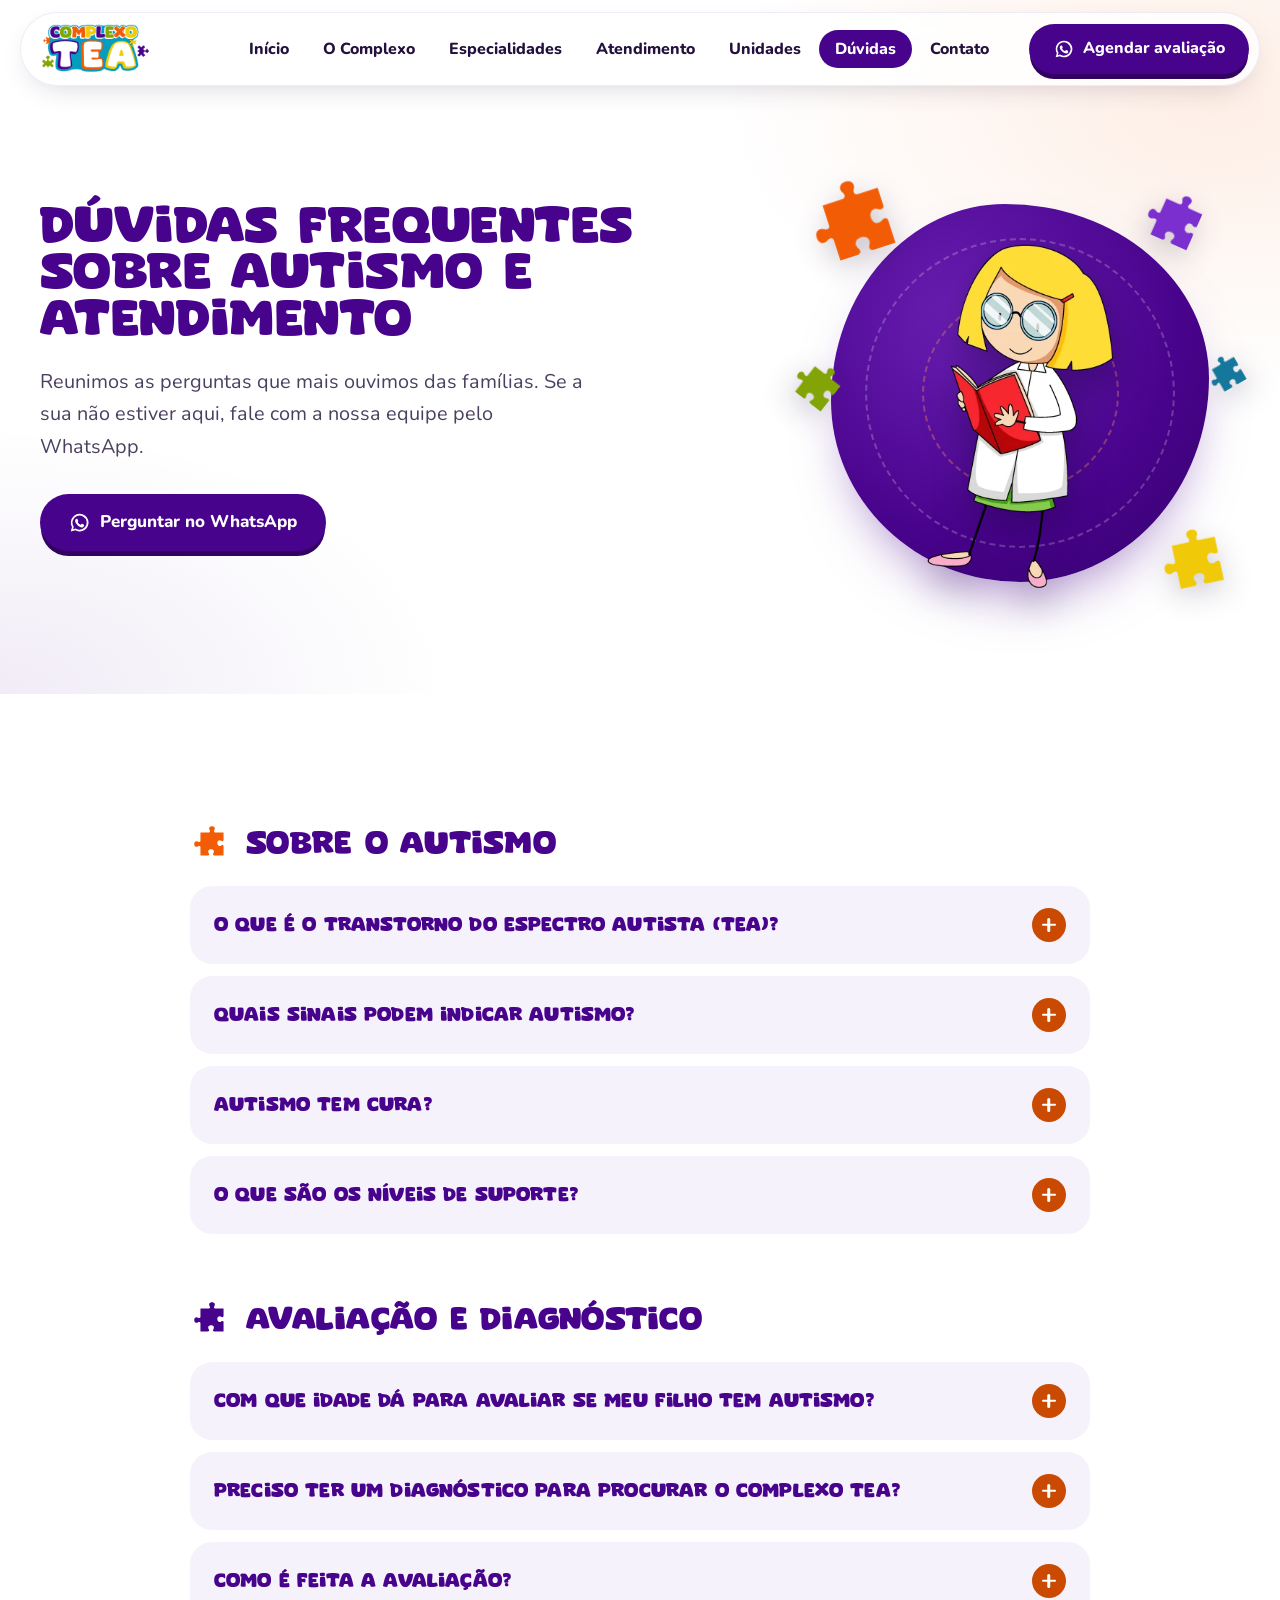
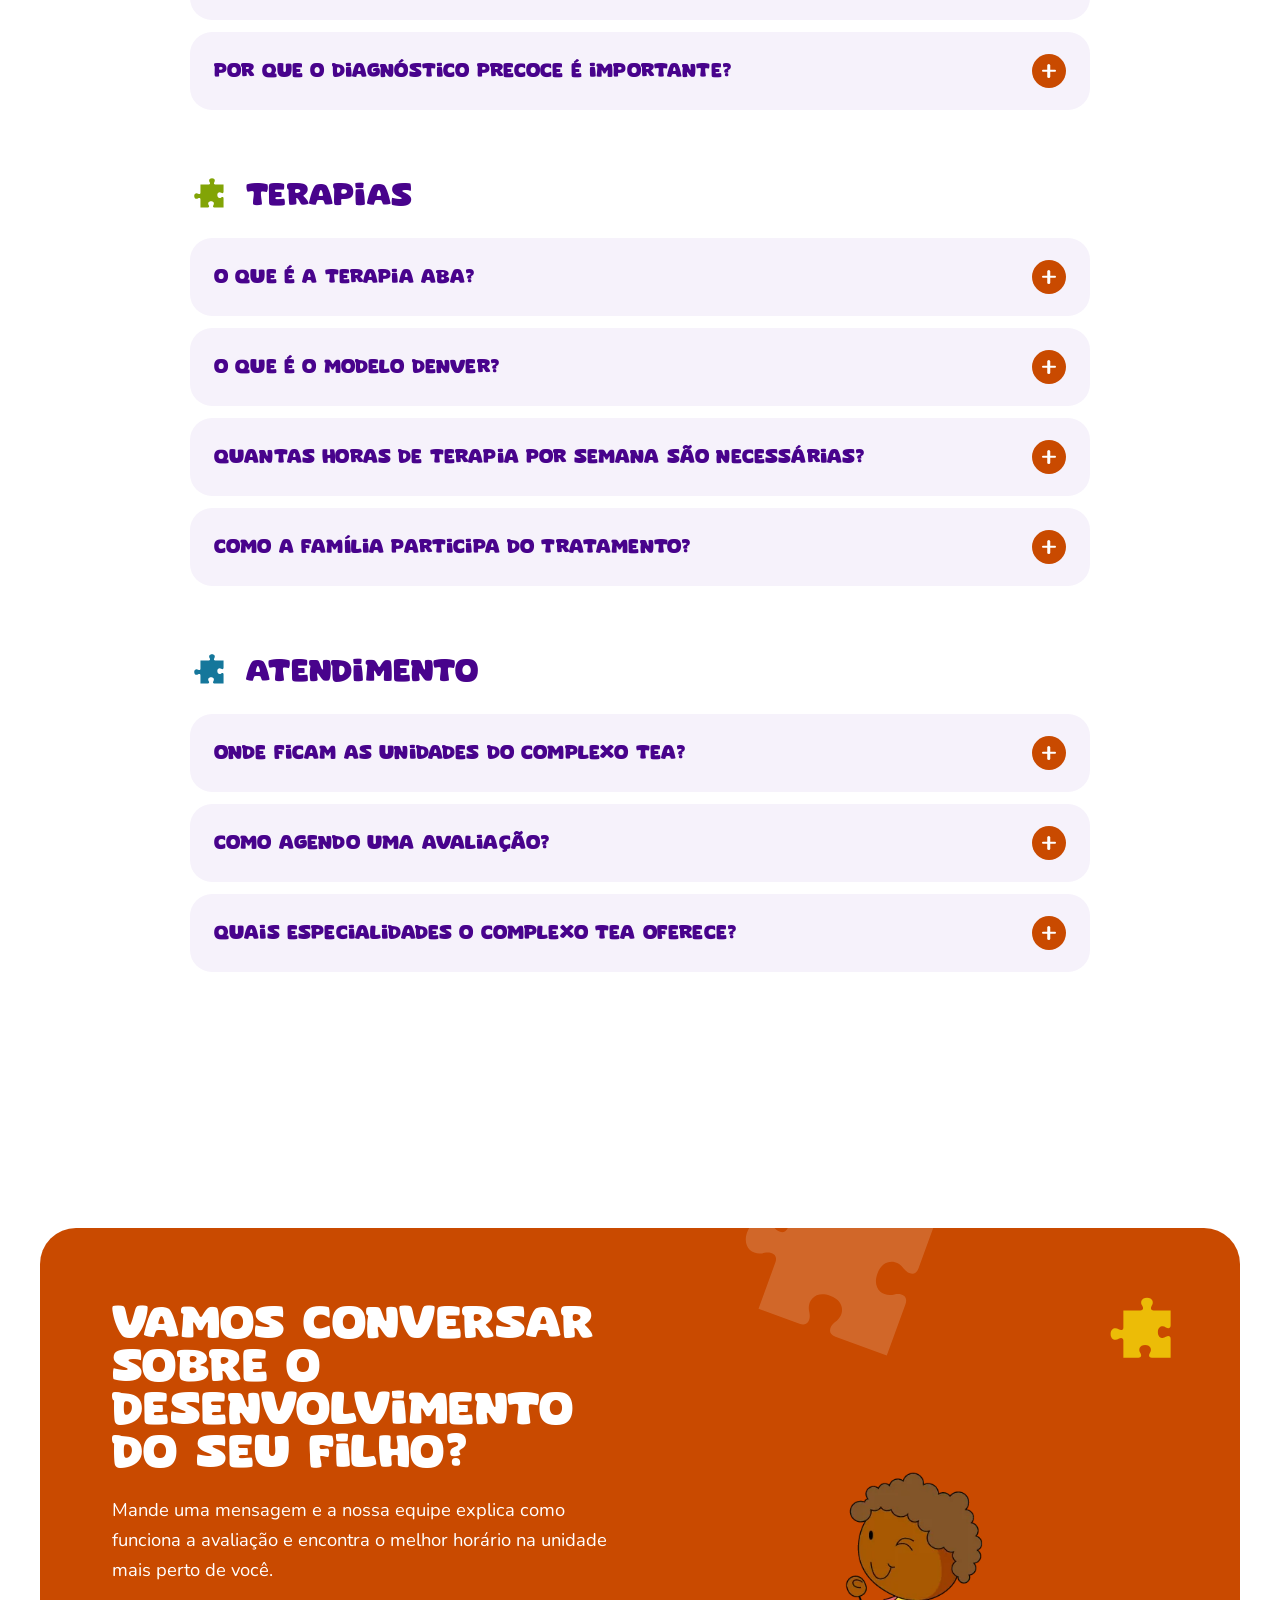
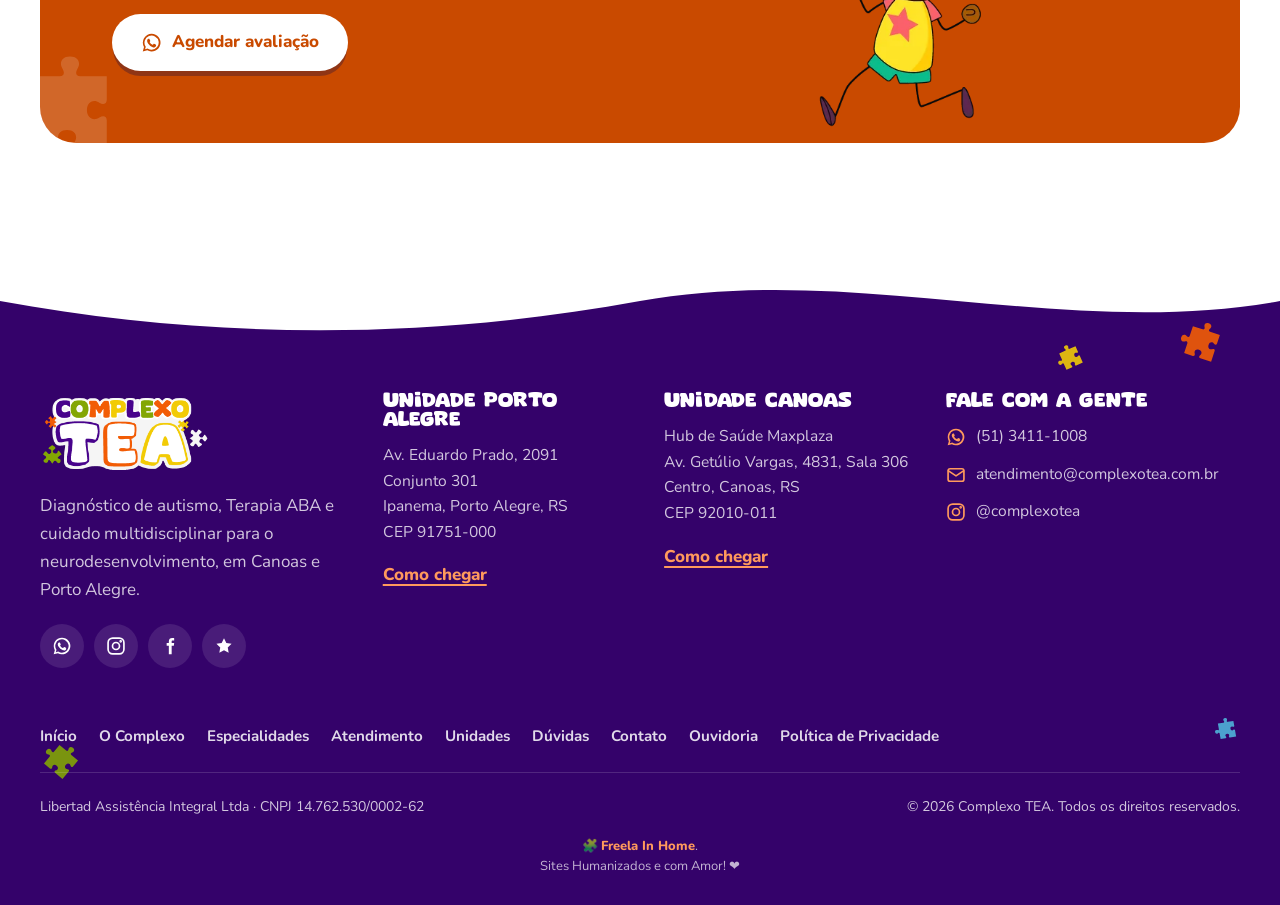
<file: duvidas/index.html>
<!DOCTYPE html>
<html lang="pt-BR">
<head>
  <meta charset="UTF-8" />
  <meta name="viewport" content="width=device-width, initial-scale=1.0" />
  <title>Dúvidas sobre Autismo, Diagnóstico e Terapia ABA | Complexo TEA</title>
  <meta name="description" content="Respostas para as dúvidas mais comuns das famílias: sinais de autismo, idade para avaliação, níveis de suporte, Terapia ABA, Modelo Denver e como agendar no Complexo TEA." />
  <!-- SEO:START -->
  <!-- PREVIEW: o workflow de produção troca para "index, follow" -->
  <meta name="robots" content="noindex, nofollow" />
  <link rel="canonical" href="https://complexotea.com.br/duvidas/" />
  <meta property="og:locale" content="pt_BR" />
  <meta property="og:site_name" content="Complexo TEA" />
  <meta property="og:type" content="website" />
  <meta property="og:title" content="Dúvidas sobre Autismo, Diagnóstico e Terapia ABA | Complexo TEA" />
  <meta property="og:description" content="Respostas para as dúvidas mais comuns das famílias: sinais de autismo, idade para avaliação, níveis de suporte, Terapia ABA, Modelo Denver e como agendar no Complexo TEA." />
  <meta property="og:url" content="https://complexotea.com.br/duvidas/" />
  <meta property="og:image" content="https://complexotea.com.br/assets/img/poa/recepcao.webp" />
  <meta name="twitter:card" content="summary_large_image" />
  <script type="application/ld+json">{"@context":"https://schema.org","@graph":[{"@type":"WebPage","@id":"https://complexotea.com.br/duvidas/","url":"https://complexotea.com.br/duvidas/","name":"Dúvidas sobre Autismo, Diagnóstico e Terapia ABA | Complexo TEA","description":"Respostas para as dúvidas mais comuns das famílias: sinais de autismo, idade para avaliação, níveis de suporte, Terapia ABA, Modelo Denver e como agendar no Complexo TEA.","inLanguage":"pt-BR","isPartOf":{"@id":"https://complexotea.com.br/#site"},"about":{"@id":"https://complexotea.com.br/#organizacao"}},{"@type":"BreadcrumbList","itemListElement":[{"@type":"ListItem","position":1,"name":"Início","item":"https://complexotea.com.br/"},{"@type":"ListItem","position":2,"name":"Dúvidas","item":"https://complexotea.com.br/duvidas/"}]},{"@type":"FAQPage","@id":"https://complexotea.com.br/duvidas/#faq","mainEntity":[{"@type":"Question","name":"O que é o Transtorno do Espectro Autista (TEA)?","acceptedAnswer":{"@type":"Answer","text":"O TEA é uma condição do neurodesenvolvimento que afeta a comunicação, a interação social e o comportamento. É chamado de espectro porque se manifesta de formas e intensidades muito diferentes de uma pessoa para outra."}},{"@type":"Question","name":"Quais sinais podem indicar autismo?","acceptedAnswer":{"@type":"Answer","text":"Pouco contato visual, não atender pelo nome, atraso na fala, pouco interesse em brincar com outras crianças, movimentos repetitivos, apego rígido a rotinas e reações intensas a sons, texturas ou luzes. Um sinal isolado não fecha diagnóstico; a avaliação multidisciplinar é que esclarece."}},{"@type":"Question","name":"Autismo tem cura?","acceptedAnswer":{"@type":"Answer","text":"O autismo não é uma doença, por isso não se fala em cura. É uma forma diferente de o cérebro se desenvolver. Com intervenção adequada e apoio da família, a pessoa desenvolve habilidades, ganha autonomia e qualidade de vida."}},{"@type":"Question","name":"O que são os níveis de suporte?","acceptedAnswer":{"@type":"Answer","text":"O diagnóstico indica de quanto apoio a pessoa precisa no dia a dia, em três níveis: 1, 2 e 3. Esse nível orienta a intensidade das terapias e pode mudar ao longo do tempo."}},{"@type":"Question","name":"Com que idade dá para avaliar se meu filho tem autismo?","acceptedAnswer":{"@type":"Answer","text":"Os primeiros sinais costumam aparecer entre 12 e 24 meses, e a partir dos 18 meses já é possível iniciar uma investigação estruturada. Quanto antes a avaliação acontece, mais cedo a intervenção começa, mas nunca é tarde para avaliar."}},{"@type":"Question","name":"Preciso ter um diagnóstico para procurar o Complexo TEA?","acceptedAnswer":{"@type":"Answer","text":"Não. Se algo no desenvolvimento do seu filho chamou sua atenção, você pode nos procurar. A avaliação existe justamente para esclarecer essas dúvidas."}},{"@type":"Question","name":"Como é feita a avaliação?","acceptedAnswer":{"@type":"Answer","text":"Uma equipe multidisciplinar observa a criança em atividades e brincadeiras, conversa com a família sobre a história e a rotina e, quando necessário, aplica instrumentos padronizados. Ao final, a família recebe uma devolutiva com o que foi observado e os próximos passos."}},{"@type":"Question","name":"Por que o diagnóstico precoce é importante?","acceptedAnswer":{"@type":"Answer","text":"Porque o cérebro da criança pequena tem grande capacidade de aprender. Começar a intervenção cedo aproveita essa fase e costuma trazer ganhos maiores em comunicação, autonomia e convivência."}},{"@type":"Question","name":"O que é a Terapia ABA?","acceptedAnswer":{"@type":"Answer","text":"ABA (Análise do Comportamento Aplicada) é uma abordagem baseada em evidências que ensina habilidades de comunicação, autonomia e convivência em pequenos passos, com reforço positivo e metas medidas sessão a sessão. No Complexo TEA ela também é aplicada em ambiente naturalístico, que simula a rotina real da criança."}},{"@type":"Question","name":"O que é o Modelo Denver?","acceptedAnswer":{"@type":"Answer","text":"O Modelo Denver de Intervenção Precoce (ESDM) é uma abordagem para crianças pequenas que une princípios da ABA a brincadeiras e rotinas do dia a dia, estimulando comunicação, imitação e interação social de forma natural."}},{"@type":"Question","name":"Quantas horas de terapia por semana são necessárias?","acceptedAnswer":{"@type":"Answer","text":"Depende de cada pessoa. A carga horária é definida no plano individual, a partir da avaliação, e revista conforme a evolução e a rotina da família."}},{"@type":"Question","name":"Como a família participa do tratamento?","acceptedAnswer":{"@type":"Answer","text":"Pais e cuidadores recebem orientação prática para levar o que é trabalhado nas sessões para casa e para a escola, e participam das revisões do plano terapêutico."}},{"@type":"Question","name":"Onde ficam as unidades do Complexo TEA?","acceptedAnswer":{"@type":"Answer","text":"Em Canoas, no Hub de Saúde Maxplaza (Av. Getúlio Vargas, 4831, Sala 306, Centro), com estacionamento próprio. Em Porto Alegre, na Av. Eduardo Prado, 2091, Conjunto 301, bairro Ipanema."}},{"@type":"Question","name":"Como agendo uma avaliação?","acceptedAnswer":{"@type":"Answer","text":"Pelo WhatsApp (51) 3411-1008. A nossa equipe explica como funciona a avaliação e encontra o melhor horário na unidade mais perto de você."}},{"@type":"Question","name":"Quais especialidades o Complexo TEA oferece?","acceptedAnswer":{"@type":"Answer","text":"Psicologia, Fonoaudiologia, Terapia Ocupacional, Psicopedagogia, Fisioterapia, Arteterapia, Nutrição, Serviço Social, Psiquiatria e Neurologia, todas trabalhando no mesmo plano."}}]}]}</script>
  <meta name="theme-color" content="#48038C" />
  <!-- SEO:END -->
  <link rel="icon" type="image/png" href="../assets/img/marca/favicon.png" />
  <link rel="apple-touch-icon" href="../assets/img/marca/favicon.png" />
  <link rel="preconnect" href="https://fonts.googleapis.com" />
  <link rel="preconnect" href="https://fonts.gstatic.com" crossorigin />
  <link href="https://fonts.googleapis.com/css2?family=Nunito:wght@400;600;700;800&display=swap" rel="stylesheet" />
  <link rel="preload" as="font" type="font/woff2" href="../assets/fonts/super-comic.woff2" crossorigin />
  <link rel="stylesheet" href="../assets/css/main.css" />
</head>
<body data-pagina="duvidas">

  <!-- PARTIAL:topo -->
  <!-- Sprite: peça de quebra-cabeça da marca + ícones -->
  <svg width="0" height="0" style="position:absolute" aria-hidden="true" focusable="false">
    <symbol id="peca" viewBox="0 0 24 24"><path d="M5.7 5.7 L10.24 5.7 C10.99 5.7 11.12 5.07 10.74 4.44 C10.11 3.56 10.49 2.3 12 2.3 C13.51 2.3 13.89 3.56 13.26 4.44 C12.88 5.07 13.01 5.7 13.76 5.7 L18.3 5.7 L18.3 9.73 C18.3 10.49 17.67 10.61 17.04 10.24 C16.16 9.61 14.9 9.98 14.9 11.5 C14.9 13.01 16.16 13.39 17.04 12.76 C17.67 12.38 18.3 12.5 18.3 13.26 L18.3 18.3 L13.26 18.3 C12.5 18.3 12.38 17.67 12.76 17.04 C13.39 16.16 13.01 14.9 11.5 14.9 C9.98 14.9 9.61 16.16 10.24 17.04 C10.61 17.67 10.49 18.3 9.73 18.3 L5.7 18.3 L5.7 13.76 C5.7 13.01 5.07 12.88 4.44 13.26 C3.56 13.89 2.3 13.51 2.3 12 C2.3 10.49 3.56 10.11 4.44 10.74 C5.07 11.12 5.7 10.99 5.7 10.24 L5.7 5.7Z"/></symbol>
    <symbol id="ic-whats" viewBox="0 0 24 24"><path fill="currentColor" d="M12 2a10 10 0 0 0-8.6 15l-1.4 5 5.1-1.3A10 10 0 1 0 12 2zm0 18a8 8 0 0 1-4.1-1.1l-.3-.2-3 .8.8-2.9-.2-.3A8 8 0 1 1 12 20zm4.6-6c-.2-.1-1.5-.7-1.7-.8s-.4-.1-.6.1-.6.8-.8 1-.3.2-.5.1a6.5 6.5 0 0 1-3.2-2.8c-.2-.4.2-.4.6-1.2a.4.4 0 0 0 0-.4l-.8-1.9c-.2-.5-.4-.4-.6-.4h-.5a1 1 0 0 0-.7.3 3 3 0 0 0-.9 2.2 5.2 5.2 0 0 0 1.1 2.7 11.9 11.9 0 0 0 4.6 4c2 .8 2 .5 2.4.5a2.7 2.7 0 0 0 1.8-1.3 2.2 2.2 0 0 0 .2-1.3c-.1-.1-.3-.2-.5-.3z"/></symbol>
    <symbol id="ic-insta" viewBox="0 0 24 24"><g fill="none" stroke="currentColor" stroke-width="2" stroke-linecap="round"><rect x="2.5" y="2.5" width="19" height="19" rx="5.5"/><circle cx="12" cy="12" r="4.2"/><circle cx="17.6" cy="6.4" r=".6" fill="currentColor"/></g></symbol>
    <symbol id="ic-face" viewBox="0 0 24 24"><path fill="currentColor" d="M14 8.5V6.8c0-.8.2-1.3 1.4-1.3H17V2.6c-.3 0-1.3-.1-2.4-.1-2.4 0-4 1.4-4 4.1v1.9H8v3.2h2.6V22H14v-10.3h2.6l.4-3.2H14z"/></symbol>
    <symbol id="ic-pin" viewBox="0 0 24 24"><g fill="none" stroke="currentColor" stroke-width="2" stroke-linecap="round" stroke-linejoin="round"><path d="M12 21s-7-6.2-7-11.5a7 7 0 0 1 14 0C19 14.8 12 21 12 21z"/><circle cx="12" cy="9.5" r="2.5"/></g></symbol>
    <symbol id="ic-mail" viewBox="0 0 24 24"><g fill="none" stroke="currentColor" stroke-width="2" stroke-linecap="round" stroke-linejoin="round"><rect x="2.5" y="4.5" width="19" height="15" rx="2.5"/><path d="m3 7 9 6 9-6"/></g></symbol>
    <symbol id="ic-phone" viewBox="0 0 24 24"><path fill="none" stroke="currentColor" stroke-width="2" stroke-linecap="round" stroke-linejoin="round" d="M21 16.4v2.8a1.9 1.9 0 0 1-2 1.9 18.6 18.6 0 0 1-8.1-2.9 18.3 18.3 0 0 1-5.6-5.6A18.6 18.6 0 0 1 2.4 4.5 1.9 1.9 0 0 1 4.3 2.4h2.8a1.9 1.9 0 0 1 1.9 1.6c.1.9.3 1.8.7 2.6a1.9 1.9 0 0 1-.4 2L8 9.8a15 15 0 0 0 5.6 5.6l1.2-1.2a1.9 1.9 0 0 1 2-.4c.8.3 1.7.6 2.6.7a1.9 1.9 0 0 1 1.6 1.9z"/></symbol>
    <symbol id="ic-star" viewBox="0 0 24 24"><path fill="currentColor" d="m12 2.8 2.8 5.7 6.3.9-4.6 4.4 1.1 6.3L12 17.1l-5.6 3 1.1-6.3L2.9 9.4l6.3-.9z"/></symbol>
    <symbol id="ic-seta" viewBox="0 0 24 24"><path fill="none" stroke="currentColor" stroke-width="2.5" stroke-linecap="round" stroke-linejoin="round" d="m9 5 7 7-7 7"/></symbol>
    <symbol id="ic-play" viewBox="0 0 24 24"><path fill="currentColor" d="M8 5.5v13a1 1 0 0 0 1.5.9l10.2-6.5a1 1 0 0 0 0-1.8L9.5 4.6A1 1 0 0 0 8 5.5z"/></symbol>
    <symbol id="ic-som" viewBox="0 0 24 24"><g fill="none" stroke="currentColor" stroke-width="2" stroke-linecap="round" stroke-linejoin="round"><path d="M11 5 6 9H3v6h3l5 4z"/><path d="M15.5 8.5a5 5 0 0 1 0 7M18.5 5.5a9 9 0 0 1 0 13"/></g></symbol>
    <symbol id="ic-mudo" viewBox="0 0 24 24"><g fill="none" stroke="currentColor" stroke-width="2" stroke-linecap="round" stroke-linejoin="round"><path d="M11 5 6 9H3v6h3l5 4z"/><path d="m22 9-6 6M16 9l6 6"/></g></symbol>
    <symbol id="ic-check" viewBox="0 0 24 24"><path fill="none" stroke="currentColor" stroke-width="2.5" stroke-linecap="round" stroke-linejoin="round" d="m5 12.5 4.5 4.5L19 7.5"/></symbol>
    <symbol id="ic-escudo" viewBox="0 0 24 24"><g fill="none" stroke="currentColor" stroke-width="2" stroke-linecap="round" stroke-linejoin="round"><path d="M12 22s8-4 8-10V5l-8-3-8 3v7c0 6 8 10 8 10z"/><path d="m9 12 2 2 4-4"/></g></symbol>
    <symbol id="ic-chat" viewBox="0 0 24 24"><path fill="none" stroke="currentColor" stroke-width="2" stroke-linecap="round" stroke-linejoin="round" d="M21 15a2 2 0 0 1-2 2H7l-4 4V5a2 2 0 0 1 2-2h14a2 2 0 0 1 2 2z"/></symbol>
    <symbol id="ic-olho" viewBox="0 0 24 24"><g fill="none" stroke="currentColor" stroke-width="2" stroke-linecap="round" stroke-linejoin="round"><path d="M2 12s3.6-7 10-7 10 7 10 7-3.6 7-10 7S2 12 2 12z"/><circle cx="12" cy="12" r="3"/></g></symbol>
  </svg>

  <a class="skip" href="#conteudo">Pular para o conteúdo</a>

  <!-- ============================ NAV ============================ -->
  <header class="nav" data-nav>
    <div class="nav__bar">
      <a class="nav__brand" href="../" aria-label="Complexo TEA, início">
        <img src="../assets/img/marca/logo-site.png" alt="Complexo TEA" width="132" height="66" />
      </a>
      <nav class="nav__links" aria-label="Navegação principal" data-nav-links>
        <span class="nav__blob" aria-hidden="true" data-nav-blob></span>
        <a class="nav__link" href="../" data-pagina="inicio">Início</a>
        <a class="nav__link" href="../o-complexo/" data-pagina="o-complexo">O Complexo</a>
        <a class="nav__link" href="../especialidades/" data-pagina="especialidades">Especialidades</a>
        <a class="nav__link" href="../atendimento/" data-pagina="atendimento">Atendimento</a>
        <a class="nav__link" href="../unidades/" data-pagina="unidades">Unidades</a>
        <a class="nav__link is-ativo" aria-current="page" href="../duvidas/" data-pagina="duvidas">Dúvidas</a>
        <a class="nav__link" href="../contato/" data-pagina="contato">Contato</a>
      </nav>
      <a class="btn btn--roxo nav__cta" href="https://wa.me/555134111008?text=Ol%C3%A1!%20Vim%20pelo%20site%20do%20Complexo%20TEA%20e%20gostaria%20de%20agendar%20uma%20avalia%C3%A7%C3%A3o." target="_blank" rel="noopener"><svg class="btn__ic" aria-hidden="true"><use href="#ic-whats"/></svg>Agendar avaliação</a>
      <button class="nav__burger" type="button" aria-label="Abrir menu" aria-expanded="false" aria-controls="menu-mobile" data-burger>
        <span></span><span></span><span></span>
      </button>
    </div>
  </header>

  <!-- Menu mobile -->
  <div class="menu" id="menu-mobile" data-menu hidden>
    <div class="menu__pecas" aria-hidden="true">
      <svg class="menu__peca menu__peca--1"><use href="#peca"/></svg>
      <svg class="menu__peca menu__peca--2"><use href="#peca"/></svg>
      <svg class="menu__peca menu__peca--3"><use href="#peca"/></svg>
    </div>
    <nav class="menu__links" aria-label="Menu">
      <a class="menu__link" href="../" style="--i:0" data-cor="roxo" data-pagina="inicio">Início</a>
      <a class="menu__link" href="../o-complexo/" style="--i:1" data-cor="laranja" data-pagina="o-complexo">O Complexo</a>
      <a class="menu__link" href="../especialidades/" style="--i:2" data-cor="verde" data-pagina="especialidades">Especialidades</a>
      <a class="menu__link" href="../atendimento/" style="--i:3" data-cor="azul" data-pagina="atendimento">Atendimento</a>
      <a class="menu__link" href="../unidades/" style="--i:4" data-cor="amarelo" data-pagina="unidades">Unidades</a>
      <a class="menu__link is-ativo" aria-current="page" href="../duvidas/" style="--i:5" data-cor="laranja" data-pagina="duvidas">Dúvidas</a>
      <a class="menu__link" href="../contato/" style="--i:6" data-cor="verde" data-pagina="contato">Contato</a>
    </nav>
    <div class="menu__foot" style="--i:7">
      <a class="btn btn--laranja btn--full" href="https://wa.me/555134111008?text=Ol%C3%A1!%20Vim%20pelo%20site%20do%20Complexo%20TEA%20e%20gostaria%20de%20agendar%20uma%20avalia%C3%A7%C3%A3o." target="_blank" rel="noopener"><svg class="btn__ic" aria-hidden="true"><use href="#ic-whats"/></svg>Agendar avaliação</a>
      <a class="menu__contato" href="tel:+555134111008"><svg aria-hidden="true"><use href="#ic-phone"/></svg>(51) 3411-1008</a>
      <a class="menu__contato" href="https://www.instagram.com/complexotea" target="_blank" rel="noopener"><svg aria-hidden="true"><use href="#ic-insta"/></svg>@complexotea</a>
    </div>
  </div>
  <!-- /PARTIAL:topo -->

  <main id="conteudo">

    <!-- ============================ TOPO ============================ -->
    <section class="hero hero--pagina" aria-labelledby="titulo-pagina">
      <div class="container hero__inner">
        <div class="hero__copy">
          <h1 class="hero__titulo entra" id="titulo-pagina" style="--d:.15s">Dúvidas frequentes sobre autismo e atendimento</h1>
          <p class="hero__lede entra" style="--d:.3s">Reunimos as perguntas que mais ouvimos das famílias. Se a sua não estiver aqui, fale com a nossa equipe pelo WhatsApp.</p>
          <div class="hero__acoes entra" style="--d:.45s"><a class="btn btn--roxo btn--lg" href="https://wa.me/555134111008?text=Ol%C3%A1!%20Tenho%20uma%20d%C3%BAvida%20sobre%20o%20atendimento%20do%20Complexo%20TEA." target="_blank" rel="noopener"><svg class="btn__ic" aria-hidden="true"><use href="#ic-whats"/></svg>Perguntar no WhatsApp</a></div>
        </div>
        <div class="hero__arte" aria-hidden="true">
          <div class="hero__disco">
            <span class="hero__anel hero__anel--1"></span>
            <span class="hero__anel hero__anel--2"></span>
          </div>
          <img class="hero__kids" src="../assets/img/ilustra/recorte/prof1-1.webp" alt="" width="270" height="488" fetchpriority="high" />
          <svg class="hpeca hpeca--laranja"><use href="#peca"/></svg>
          <svg class="hpeca hpeca--roxo"><use href="#peca"/></svg>
          <svg class="hpeca hpeca--amarelo"><use href="#peca"/></svg>
          <svg class="hpeca hpeca--verde"><use href="#peca"/></svg>
          <svg class="hpeca hpeca--azul"><use href="#peca"/></svg>
        </div>
      </div>
    </section>

    <section class="sec" aria-label="Perguntas frequentes">
      <div class="container" style="max-width:900px">
        <section class="faq-grupo" aria-label="Sobre o autismo">
          <h2 class="faq-grupo__tit revela" data-cor="laranja"><svg aria-hidden="true"><use href="#peca"/></svg>Sobre o autismo</h2>
          <div class="faq faq--pagina">
            <details class="faq__item revela"><summary><h3>O que é o Transtorno do Espectro Autista (TEA)?</h3><span class="faq__mais" aria-hidden="true"></span></summary><div class="faq__resp"><p>O TEA é uma condição do neurodesenvolvimento que afeta a comunicação, a interação social e o comportamento. É chamado de espectro porque se manifesta de formas e intensidades muito diferentes de uma pessoa para outra.</p></div></details>
            <details class="faq__item revela"><summary><h3>Quais sinais podem indicar autismo?</h3><span class="faq__mais" aria-hidden="true"></span></summary><div class="faq__resp"><p>Pouco contato visual, não atender pelo nome, atraso na fala, pouco interesse em brincar com outras crianças, movimentos repetitivos, apego rígido a rotinas e reações intensas a sons, texturas ou luzes. Um sinal isolado não fecha diagnóstico; a avaliação multidisciplinar é que esclarece.</p></div></details>
            <details class="faq__item revela"><summary><h3>Autismo tem cura?</h3><span class="faq__mais" aria-hidden="true"></span></summary><div class="faq__resp"><p>O autismo não é uma doença, por isso não se fala em cura. É uma forma diferente de o cérebro se desenvolver. Com intervenção adequada e apoio da família, a pessoa desenvolve habilidades, ganha autonomia e qualidade de vida.</p></div></details>
            <details class="faq__item revela"><summary><h3>O que são os níveis de suporte?</h3><span class="faq__mais" aria-hidden="true"></span></summary><div class="faq__resp"><p>O diagnóstico indica de quanto apoio a pessoa precisa no dia a dia, em três níveis: 1, 2 e 3. Esse nível orienta a intensidade das terapias e pode mudar ao longo do tempo.</p></div></details>
          </div>
        </section>
        <section class="faq-grupo" aria-label="Avaliação e diagnóstico">
          <h2 class="faq-grupo__tit revela" data-cor="roxo"><svg aria-hidden="true"><use href="#peca"/></svg>Avaliação e diagnóstico</h2>
          <div class="faq faq--pagina">
            <details class="faq__item revela"><summary><h3>Com que idade dá para avaliar se meu filho tem autismo?</h3><span class="faq__mais" aria-hidden="true"></span></summary><div class="faq__resp"><p>Os primeiros sinais costumam aparecer entre 12 e 24 meses, e a partir dos 18 meses já é possível iniciar uma investigação estruturada. Quanto antes a avaliação acontece, mais cedo a intervenção começa, mas nunca é tarde para avaliar.</p></div></details>
            <details class="faq__item revela"><summary><h3>Preciso ter um diagnóstico para procurar o Complexo TEA?</h3><span class="faq__mais" aria-hidden="true"></span></summary><div class="faq__resp"><p>Não. Se algo no desenvolvimento do seu filho chamou sua atenção, você pode nos procurar. A avaliação existe justamente para esclarecer essas dúvidas.</p></div></details>
            <details class="faq__item revela"><summary><h3>Como é feita a avaliação?</h3><span class="faq__mais" aria-hidden="true"></span></summary><div class="faq__resp"><p>Uma equipe multidisciplinar observa a criança em atividades e brincadeiras, conversa com a família sobre a história e a rotina e, quando necessário, aplica instrumentos padronizados. Ao final, a família recebe uma devolutiva com o que foi observado e os próximos passos.</p></div></details>
            <details class="faq__item revela"><summary><h3>Por que o diagnóstico precoce é importante?</h3><span class="faq__mais" aria-hidden="true"></span></summary><div class="faq__resp"><p>Porque o cérebro da criança pequena tem grande capacidade de aprender. Começar a intervenção cedo aproveita essa fase e costuma trazer ganhos maiores em comunicação, autonomia e convivência.</p></div></details>
          </div>
        </section>
        <section class="faq-grupo" aria-label="Terapias">
          <h2 class="faq-grupo__tit revela" data-cor="verde"><svg aria-hidden="true"><use href="#peca"/></svg>Terapias</h2>
          <div class="faq faq--pagina">
            <details class="faq__item revela"><summary><h3>O que é a Terapia ABA?</h3><span class="faq__mais" aria-hidden="true"></span></summary><div class="faq__resp"><p>ABA (Análise do Comportamento Aplicada) é uma abordagem baseada em evidências que ensina habilidades de comunicação, autonomia e convivência em pequenos passos, com reforço positivo e metas medidas sessão a sessão. No Complexo TEA ela também é aplicada em ambiente naturalístico, que simula a rotina real da criança.</p></div></details>
            <details class="faq__item revela"><summary><h3>O que é o Modelo Denver?</h3><span class="faq__mais" aria-hidden="true"></span></summary><div class="faq__resp"><p>O Modelo Denver de Intervenção Precoce (ESDM) é uma abordagem para crianças pequenas que une princípios da ABA a brincadeiras e rotinas do dia a dia, estimulando comunicação, imitação e interação social de forma natural.</p></div></details>
            <details class="faq__item revela"><summary><h3>Quantas horas de terapia por semana são necessárias?</h3><span class="faq__mais" aria-hidden="true"></span></summary><div class="faq__resp"><p>Depende de cada pessoa. A carga horária é definida no plano individual, a partir da avaliação, e revista conforme a evolução e a rotina da família.</p></div></details>
            <details class="faq__item revela"><summary><h3>Como a família participa do tratamento?</h3><span class="faq__mais" aria-hidden="true"></span></summary><div class="faq__resp"><p>Pais e cuidadores recebem orientação prática para levar o que é trabalhado nas sessões para casa e para a escola, e participam das revisões do plano terapêutico.</p></div></details>
          </div>
        </section>
        <section class="faq-grupo" aria-label="Atendimento">
          <h2 class="faq-grupo__tit revela" data-cor="azul"><svg aria-hidden="true"><use href="#peca"/></svg>Atendimento</h2>
          <div class="faq faq--pagina">
            <details class="faq__item revela"><summary><h3>Onde ficam as unidades do Complexo TEA?</h3><span class="faq__mais" aria-hidden="true"></span></summary><div class="faq__resp"><p>Em Canoas, no Hub de Saúde Maxplaza (Av. Getúlio Vargas, 4831, Sala 306, Centro), com estacionamento próprio. Em Porto Alegre, na Av. Eduardo Prado, 2091, Conjunto 301, bairro Ipanema.</p></div></details>
            <details class="faq__item revela"><summary><h3>Como agendo uma avaliação?</h3><span class="faq__mais" aria-hidden="true"></span></summary><div class="faq__resp"><p>Pelo WhatsApp (51) 3411-1008. A nossa equipe explica como funciona a avaliação e encontra o melhor horário na unidade mais perto de você.</p></div></details>
            <details class="faq__item revela"><summary><h3>Quais especialidades o Complexo TEA oferece?</h3><span class="faq__mais" aria-hidden="true"></span></summary><div class="faq__resp"><p>Psicologia, Fonoaudiologia, Terapia Ocupacional, Psicopedagogia, Fisioterapia, Arteterapia, Nutrição, Serviço Social, Psiquiatria e Neurologia, todas trabalhando no mesmo plano.</p></div></details>
          </div>
        </section>
      </div>
    </section>

    <!-- ============================ CTA ============================ -->
    <section class="cta" aria-labelledby="cta-titulo">
      <div class="container cta__caixa revela">
        <svg class="cta__peca cta__peca--1" aria-hidden="true"><use href="#peca"/></svg>
        <svg class="cta__peca cta__peca--2" aria-hidden="true"><use href="#peca"/></svg>
        <svg class="cta__peca cta__peca--3" aria-hidden="true"><use href="#peca"/></svg>
        <div class="cta__texto">
          <h2 class="cta__titulo" id="cta-titulo">Vamos conversar sobre o desenvolvimento do seu filho?</h2>
          <p>Mande uma mensagem e a nossa equipe explica como funciona a avaliação e encontra o melhor horário na unidade mais perto de você.</p>
          <a class="btn btn--branco btn--lg" href="https://wa.me/555134111008?text=Ol%C3%A1!%20Vim%20pelo%20site%20do%20Complexo%20TEA%20e%20gostaria%20de%20agendar%20uma%20avalia%C3%A7%C3%A3o." target="_blank" rel="noopener"><svg class="btn__ic" aria-hidden="true"><use href="#ic-whats"/></svg>Agendar avaliação</a>
        </div>
        <img class="cta__ilus" src="../assets/img/ilustra/sobre8.webp" alt="" width="500" height="389" loading="lazy" />
      </div>
    </section>

  </main>

  <!-- PARTIAL:rodape -->
  <!-- ============================ RODAPÉ ============================ -->
  <footer class="rodape">
    <svg class="rodape__onda" viewBox="0 0 1440 90" preserveAspectRatio="none" aria-hidden="true"><path d="M0 0 H1440 V40 C 1200 90 960 -10 720 40 S 240 90 0 40 Z"/></svg>
    <div class="rodape__pecas" aria-hidden="true">
      <svg class="rpeca rpeca--1"><use href="#peca"/></svg>
      <svg class="rpeca rpeca--2"><use href="#peca"/></svg>
      <svg class="rpeca rpeca--3"><use href="#peca"/></svg>
      <svg class="rpeca rpeca--4"><use href="#peca"/></svg>
    </div>
    <div class="container rodape__grid">
      <div class="rodape__marca">
        <img src="../assets/img/marca/logo-branco.png" alt="Complexo TEA" width="180" height="90" loading="lazy" />
        <p>Diagnóstico de autismo, Terapia ABA e cuidado multidisciplinar para o neurodesenvolvimento, em Canoas e Porto Alegre.</p>
        <ul class="rodape__redes">
          <li><a href="https://wa.me/555134111008" target="_blank" rel="noopener" aria-label="WhatsApp"><svg aria-hidden="true"><use href="#ic-whats"/></svg></a></li>
          <li><a href="https://www.instagram.com/complexotea" target="_blank" rel="noopener" aria-label="Instagram"><svg aria-hidden="true"><use href="#ic-insta"/></svg></a></li>
          <li><a href="https://www.facebook.com/profile.php?id=61562013670025" target="_blank" rel="noopener" aria-label="Facebook"><svg aria-hidden="true"><use href="#ic-face"/></svg></a></li>
          <li><a href="https://g.page/r/CZstcnzuMHAEEBM/review" target="_blank" rel="noopener" aria-label="Avaliar no Google"><svg aria-hidden="true"><use href="#ic-star"/></svg></a></li>
        </ul>
      </div>
      <div class="rodape__col">
        <h2 class="rodape__tit">Unidade Porto Alegre</h2>
        <p>Av. Eduardo Prado, 2091<br />Conjunto 301<br />Ipanema, Porto Alegre, RS<br />CEP 91751-000</p>
        <a class="rodape__link" href="https://www.google.com/maps/search/?api=1&amp;query=Complexo+TEA+Av.+Eduardo+Prado+2091+Porto+Alegre" target="_blank" rel="noopener">Como chegar</a>
      </div>
      <div class="rodape__col">
        <h2 class="rodape__tit">Unidade Canoas</h2>
        <p>Hub de Saúde Maxplaza<br />Av. Getúlio Vargas, 4831, Sala 306<br />Centro, Canoas, RS<br />CEP 92010-011</p>
        <a class="rodape__link" href="https://www.google.com/maps/search/?api=1&amp;query=Complexo+TEA+Av.+Get%C3%BAlio+Vargas+4831+Canoas" target="_blank" rel="noopener">Como chegar</a>
      </div>
      <div class="rodape__col">
        <h2 class="rodape__tit">Fale com a gente</h2>
        <a class="rodape__contato" href="https://wa.me/555134111008" target="_blank" rel="noopener"><svg aria-hidden="true"><use href="#ic-whats"/></svg>(51) 3411-1008</a>
        <a class="rodape__contato" href="mailto:atendimento@complexotea.com.br"><svg aria-hidden="true"><use href="#ic-mail"/></svg>atendimento@complexotea.com.br</a>
        <a class="rodape__contato" href="https://www.instagram.com/complexotea" target="_blank" rel="noopener"><svg aria-hidden="true"><use href="#ic-insta"/></svg>@complexotea</a>
      </div>
    </div>
    <nav class="container rodape__nav" aria-label="Páginas do site">
      <a href="../">Início</a>
      <a href="../o-complexo/">O Complexo</a>
      <a href="../especialidades/">Especialidades</a>
      <a href="../atendimento/">Atendimento</a>
      <a href="../unidades/">Unidades</a>
      <a href="../duvidas/">Dúvidas</a>
      <a href="../contato/">Contato</a>
      <a href="../ouvidoria/">Ouvidoria</a>
      <a href="../politica-de-privacidade/">Política de Privacidade</a>
    </nav>
    <div class="container rodape__base">
      <p>Libertad Assistência Integral Ltda · CNPJ 14.762.530/0002-62</p>
      <p>© <span data-ano>2026</span> Complexo TEA. Todos os direitos reservados.</p>
      <p class="rodape__credito">🧩 <a href="https://www.freelainhome.com.br/" target="_blank" rel="noopener">Freela In Home</a>.<br>Sites Humanizados e com Amor! ❤️</p>
    </div>
  </footer>

  <a class="wa-flutuante" href="https://wa.me/555134111008?text=Ol%C3%A1!%20Vim%20pelo%20site%20do%20Complexo%20TEA%20e%20gostaria%20de%20agendar%20uma%20avalia%C3%A7%C3%A3o." target="_blank" rel="noopener" aria-label="Falar no WhatsApp"><svg aria-hidden="true"><use href="#ic-whats"/></svg></a>

  <script src="../assets/js/main.js" defer></script>
  <!-- /PARTIAL:rodape -->
</body>
</html>
</file>
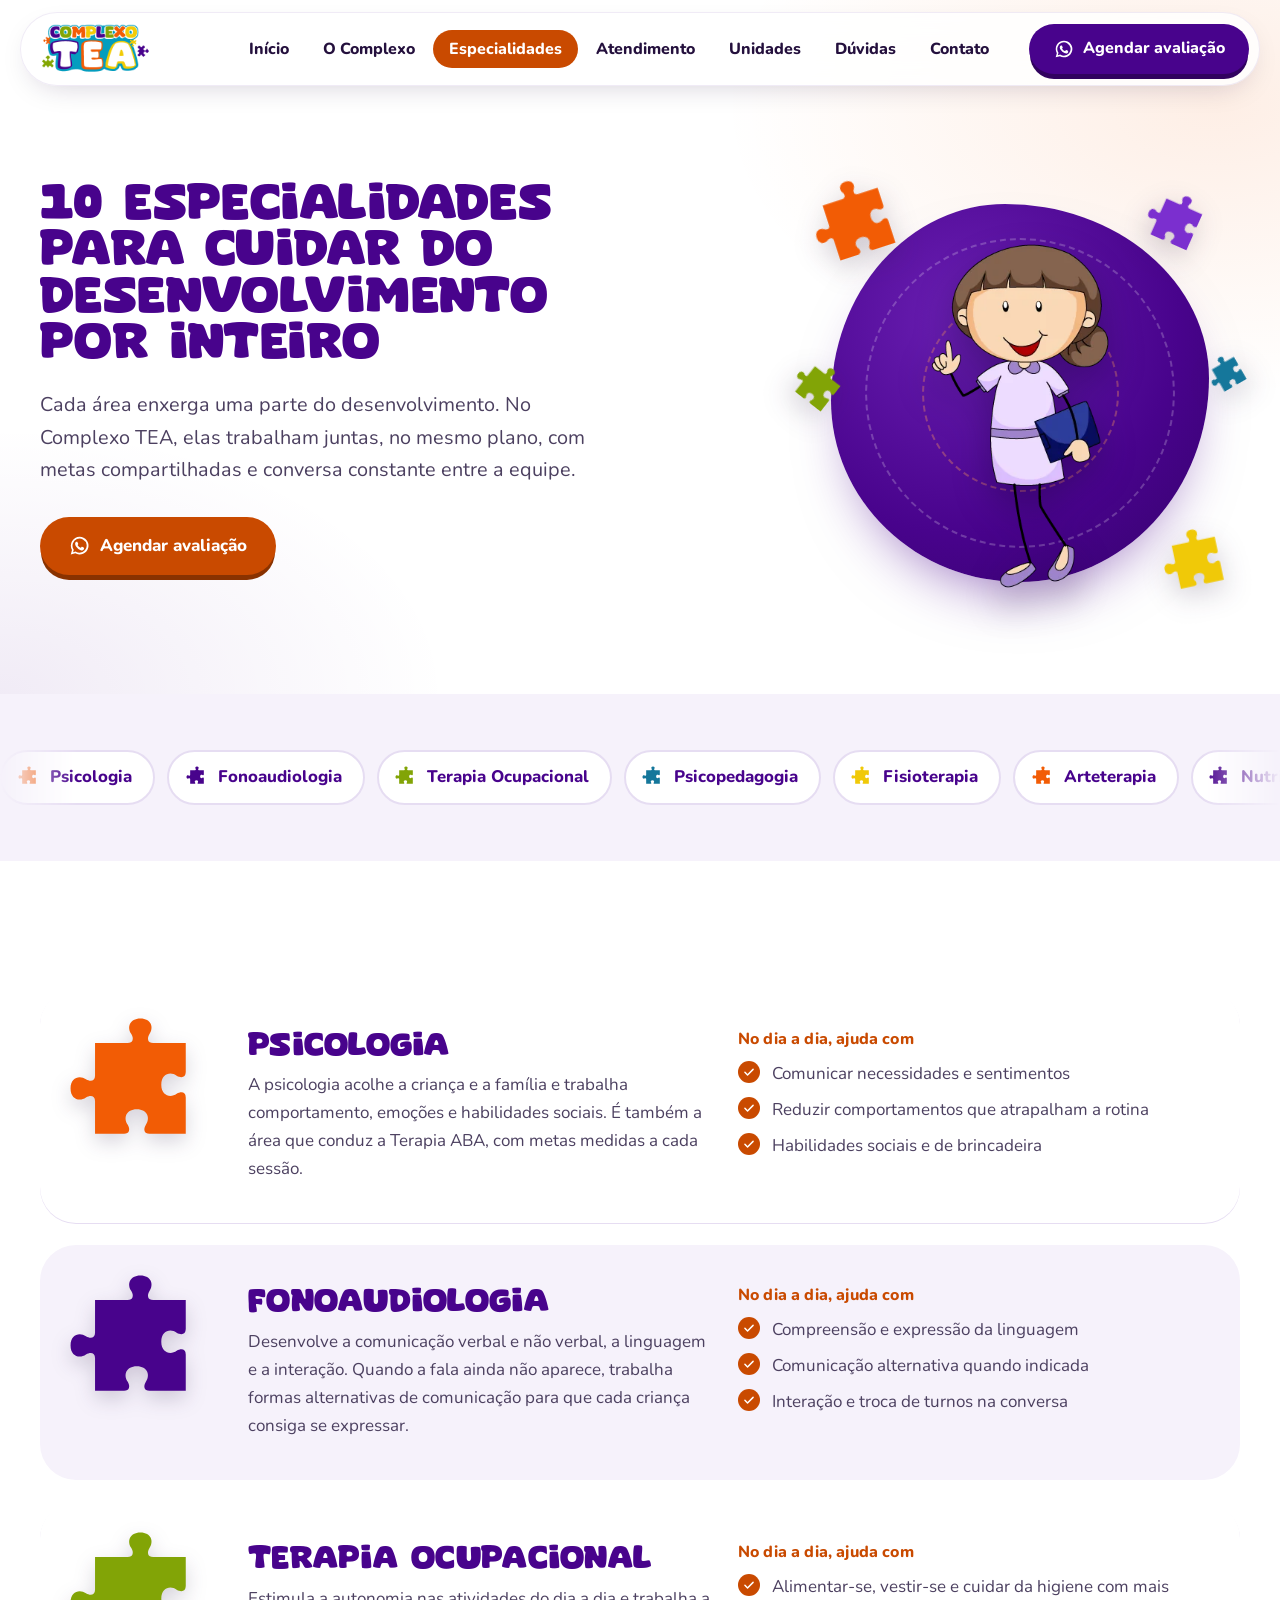
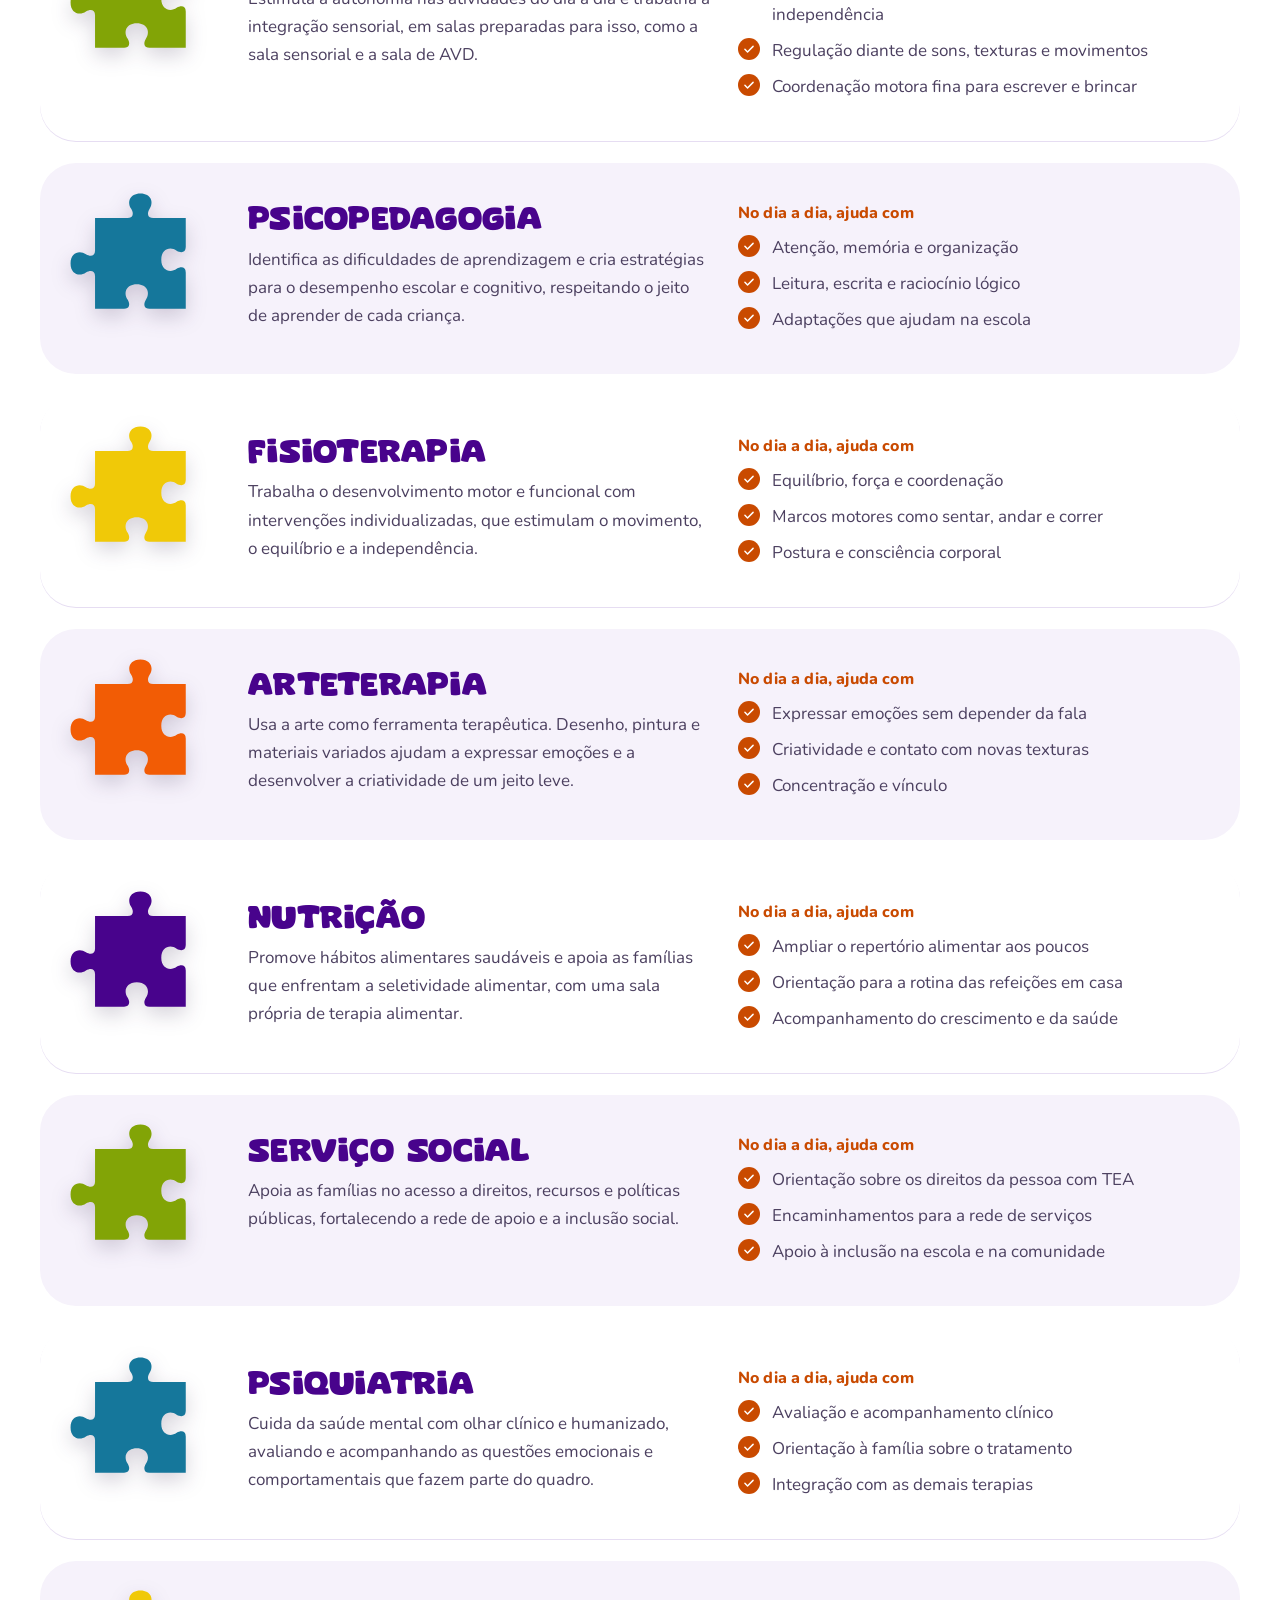
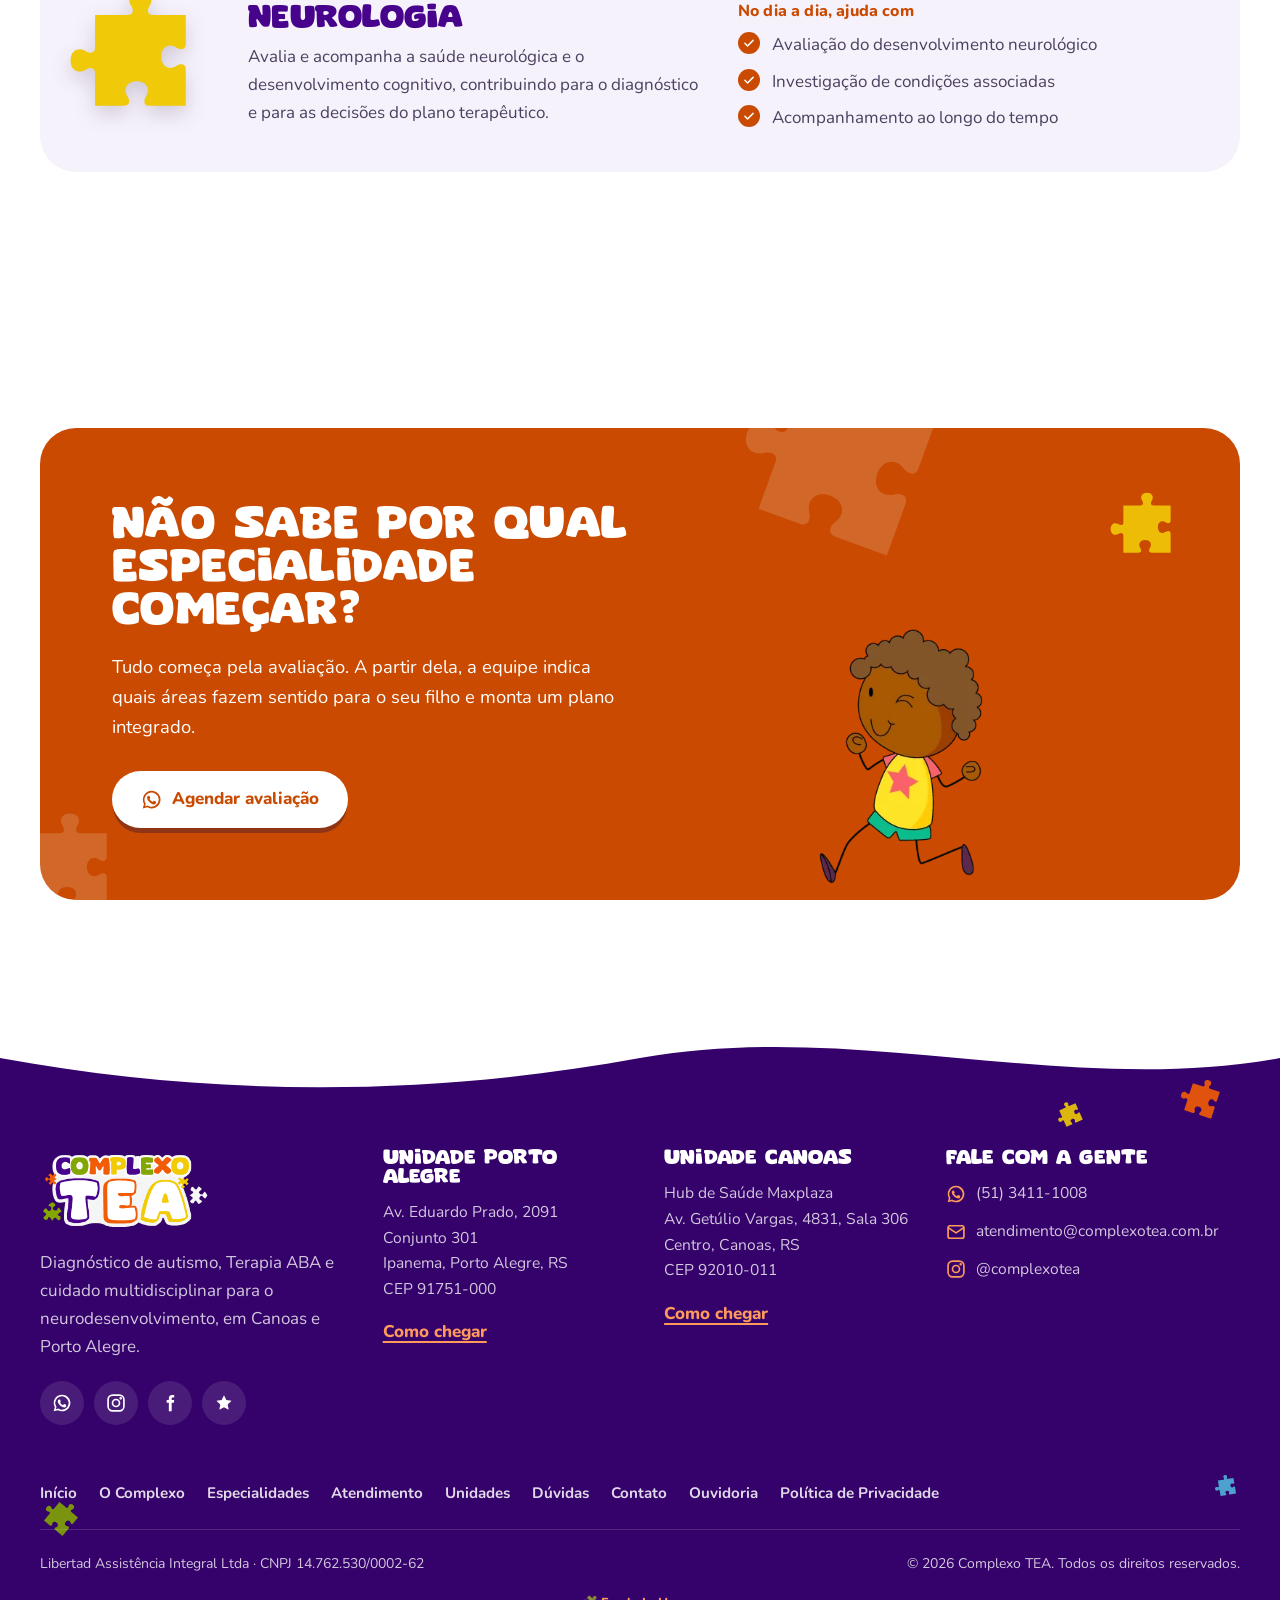
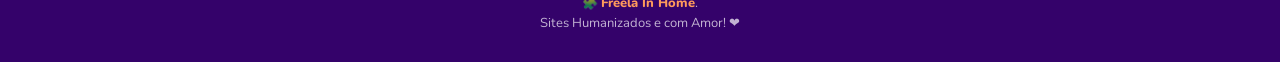
<file: especialidades/index.html>
<!DOCTYPE html>
<html lang="pt-BR">
<head>
  <meta charset="UTF-8" />
  <meta name="viewport" content="width=device-width, initial-scale=1.0" />
  <title>Especialidades · Psicologia, Fonoaudiologia, Terapia Ocupacional e mais | Complexo TEA</title>
  <meta name="description" content="Psicologia, Fonoaudiologia, Terapia Ocupacional, Psicopedagogia, Fisioterapia, Arteterapia, Nutrição, Serviço Social, Psiquiatria e Neurologia para autismo em Canoas e Porto Alegre." />
  <!-- SEO:START -->
  <!-- PREVIEW: o workflow de produção troca para "index, follow" -->
  <meta name="robots" content="noindex, nofollow" />
  <link rel="canonical" href="https://complexotea.com.br/especialidades/" />
  <meta property="og:locale" content="pt_BR" />
  <meta property="og:site_name" content="Complexo TEA" />
  <meta property="og:type" content="website" />
  <meta property="og:title" content="Especialidades · Psicologia, Fonoaudiologia, Terapia Ocupacional e mais | Complexo TEA" />
  <meta property="og:description" content="Psicologia, Fonoaudiologia, Terapia Ocupacional, Psicopedagogia, Fisioterapia, Arteterapia, Nutrição, Serviço Social, Psiquiatria e Neurologia para autismo em Canoas e Porto Alegre." />
  <meta property="og:url" content="https://complexotea.com.br/especialidades/" />
  <meta property="og:image" content="https://complexotea.com.br/assets/img/poa/recepcao.webp" />
  <meta name="twitter:card" content="summary_large_image" />
  <script type="application/ld+json">{"@context":"https://schema.org","@graph":[{"@type":"WebPage","@id":"https://complexotea.com.br/especialidades/","url":"https://complexotea.com.br/especialidades/","name":"Especialidades · Psicologia, Fonoaudiologia, Terapia Ocupacional e mais | Complexo TEA","description":"Psicologia, Fonoaudiologia, Terapia Ocupacional, Psicopedagogia, Fisioterapia, Arteterapia, Nutrição, Serviço Social, Psiquiatria e Neurologia para autismo em Canoas e Porto Alegre.","inLanguage":"pt-BR","isPartOf":{"@id":"https://complexotea.com.br/#site"},"about":{"@id":"https://complexotea.com.br/#organizacao"}},{"@type":"BreadcrumbList","itemListElement":[{"@type":"ListItem","position":1,"name":"Início","item":"https://complexotea.com.br/"},{"@type":"ListItem","position":2,"name":"Especialidades","item":"https://complexotea.com.br/especialidades/"}]},{"@id":"https://complexotea.com.br/#organizacao","availableService":[{"@type":"MedicalTherapy","name":"Psicologia"},{"@type":"MedicalTherapy","name":"Fonoaudiologia"},{"@type":"MedicalTherapy","name":"Terapia Ocupacional"},{"@type":"MedicalTherapy","name":"Psicopedagogia"},{"@type":"MedicalTherapy","name":"Fisioterapia"},{"@type":"MedicalTherapy","name":"Arteterapia"},{"@type":"MedicalTherapy","name":"Nutrição"},{"@type":"MedicalTherapy","name":"Serviço Social"},{"@type":"MedicalTherapy","name":"Psiquiatria"},{"@type":"MedicalTherapy","name":"Neurologia"}]}]}</script>
  <meta name="theme-color" content="#48038C" />
  <!-- SEO:END -->
  <link rel="icon" type="image/png" href="../assets/img/marca/favicon.png" />
  <link rel="apple-touch-icon" href="../assets/img/marca/favicon.png" />
  <link rel="preconnect" href="https://fonts.googleapis.com" />
  <link rel="preconnect" href="https://fonts.gstatic.com" crossorigin />
  <link href="https://fonts.googleapis.com/css2?family=Nunito:wght@400;600;700;800&display=swap" rel="stylesheet" />
  <link rel="preload" as="font" type="font/woff2" href="../assets/fonts/super-comic.woff2" crossorigin />
  <link rel="stylesheet" href="../assets/css/main.css" />
</head>
<body data-pagina="especialidades">

  <!-- PARTIAL:topo -->
  <!-- Sprite: peça de quebra-cabeça da marca + ícones -->
  <svg width="0" height="0" style="position:absolute" aria-hidden="true" focusable="false">
    <symbol id="peca" viewBox="0 0 24 24"><path d="M5.7 5.7 L10.24 5.7 C10.99 5.7 11.12 5.07 10.74 4.44 C10.11 3.56 10.49 2.3 12 2.3 C13.51 2.3 13.89 3.56 13.26 4.44 C12.88 5.07 13.01 5.7 13.76 5.7 L18.3 5.7 L18.3 9.73 C18.3 10.49 17.67 10.61 17.04 10.24 C16.16 9.61 14.9 9.98 14.9 11.5 C14.9 13.01 16.16 13.39 17.04 12.76 C17.67 12.38 18.3 12.5 18.3 13.26 L18.3 18.3 L13.26 18.3 C12.5 18.3 12.38 17.67 12.76 17.04 C13.39 16.16 13.01 14.9 11.5 14.9 C9.98 14.9 9.61 16.16 10.24 17.04 C10.61 17.67 10.49 18.3 9.73 18.3 L5.7 18.3 L5.7 13.76 C5.7 13.01 5.07 12.88 4.44 13.26 C3.56 13.89 2.3 13.51 2.3 12 C2.3 10.49 3.56 10.11 4.44 10.74 C5.07 11.12 5.7 10.99 5.7 10.24 L5.7 5.7Z"/></symbol>
    <symbol id="ic-whats" viewBox="0 0 24 24"><path fill="currentColor" d="M12 2a10 10 0 0 0-8.6 15l-1.4 5 5.1-1.3A10 10 0 1 0 12 2zm0 18a8 8 0 0 1-4.1-1.1l-.3-.2-3 .8.8-2.9-.2-.3A8 8 0 1 1 12 20zm4.6-6c-.2-.1-1.5-.7-1.7-.8s-.4-.1-.6.1-.6.8-.8 1-.3.2-.5.1a6.5 6.5 0 0 1-3.2-2.8c-.2-.4.2-.4.6-1.2a.4.4 0 0 0 0-.4l-.8-1.9c-.2-.5-.4-.4-.6-.4h-.5a1 1 0 0 0-.7.3 3 3 0 0 0-.9 2.2 5.2 5.2 0 0 0 1.1 2.7 11.9 11.9 0 0 0 4.6 4c2 .8 2 .5 2.4.5a2.7 2.7 0 0 0 1.8-1.3 2.2 2.2 0 0 0 .2-1.3c-.1-.1-.3-.2-.5-.3z"/></symbol>
    <symbol id="ic-insta" viewBox="0 0 24 24"><g fill="none" stroke="currentColor" stroke-width="2" stroke-linecap="round"><rect x="2.5" y="2.5" width="19" height="19" rx="5.5"/><circle cx="12" cy="12" r="4.2"/><circle cx="17.6" cy="6.4" r=".6" fill="currentColor"/></g></symbol>
    <symbol id="ic-face" viewBox="0 0 24 24"><path fill="currentColor" d="M14 8.5V6.8c0-.8.2-1.3 1.4-1.3H17V2.6c-.3 0-1.3-.1-2.4-.1-2.4 0-4 1.4-4 4.1v1.9H8v3.2h2.6V22H14v-10.3h2.6l.4-3.2H14z"/></symbol>
    <symbol id="ic-pin" viewBox="0 0 24 24"><g fill="none" stroke="currentColor" stroke-width="2" stroke-linecap="round" stroke-linejoin="round"><path d="M12 21s-7-6.2-7-11.5a7 7 0 0 1 14 0C19 14.8 12 21 12 21z"/><circle cx="12" cy="9.5" r="2.5"/></g></symbol>
    <symbol id="ic-mail" viewBox="0 0 24 24"><g fill="none" stroke="currentColor" stroke-width="2" stroke-linecap="round" stroke-linejoin="round"><rect x="2.5" y="4.5" width="19" height="15" rx="2.5"/><path d="m3 7 9 6 9-6"/></g></symbol>
    <symbol id="ic-phone" viewBox="0 0 24 24"><path fill="none" stroke="currentColor" stroke-width="2" stroke-linecap="round" stroke-linejoin="round" d="M21 16.4v2.8a1.9 1.9 0 0 1-2 1.9 18.6 18.6 0 0 1-8.1-2.9 18.3 18.3 0 0 1-5.6-5.6A18.6 18.6 0 0 1 2.4 4.5 1.9 1.9 0 0 1 4.3 2.4h2.8a1.9 1.9 0 0 1 1.9 1.6c.1.9.3 1.8.7 2.6a1.9 1.9 0 0 1-.4 2L8 9.8a15 15 0 0 0 5.6 5.6l1.2-1.2a1.9 1.9 0 0 1 2-.4c.8.3 1.7.6 2.6.7a1.9 1.9 0 0 1 1.6 1.9z"/></symbol>
    <symbol id="ic-star" viewBox="0 0 24 24"><path fill="currentColor" d="m12 2.8 2.8 5.7 6.3.9-4.6 4.4 1.1 6.3L12 17.1l-5.6 3 1.1-6.3L2.9 9.4l6.3-.9z"/></symbol>
    <symbol id="ic-seta" viewBox="0 0 24 24"><path fill="none" stroke="currentColor" stroke-width="2.5" stroke-linecap="round" stroke-linejoin="round" d="m9 5 7 7-7 7"/></symbol>
    <symbol id="ic-play" viewBox="0 0 24 24"><path fill="currentColor" d="M8 5.5v13a1 1 0 0 0 1.5.9l10.2-6.5a1 1 0 0 0 0-1.8L9.5 4.6A1 1 0 0 0 8 5.5z"/></symbol>
    <symbol id="ic-som" viewBox="0 0 24 24"><g fill="none" stroke="currentColor" stroke-width="2" stroke-linecap="round" stroke-linejoin="round"><path d="M11 5 6 9H3v6h3l5 4z"/><path d="M15.5 8.5a5 5 0 0 1 0 7M18.5 5.5a9 9 0 0 1 0 13"/></g></symbol>
    <symbol id="ic-mudo" viewBox="0 0 24 24"><g fill="none" stroke="currentColor" stroke-width="2" stroke-linecap="round" stroke-linejoin="round"><path d="M11 5 6 9H3v6h3l5 4z"/><path d="m22 9-6 6M16 9l6 6"/></g></symbol>
    <symbol id="ic-check" viewBox="0 0 24 24"><path fill="none" stroke="currentColor" stroke-width="2.5" stroke-linecap="round" stroke-linejoin="round" d="m5 12.5 4.5 4.5L19 7.5"/></symbol>
    <symbol id="ic-escudo" viewBox="0 0 24 24"><g fill="none" stroke="currentColor" stroke-width="2" stroke-linecap="round" stroke-linejoin="round"><path d="M12 22s8-4 8-10V5l-8-3-8 3v7c0 6 8 10 8 10z"/><path d="m9 12 2 2 4-4"/></g></symbol>
    <symbol id="ic-chat" viewBox="0 0 24 24"><path fill="none" stroke="currentColor" stroke-width="2" stroke-linecap="round" stroke-linejoin="round" d="M21 15a2 2 0 0 1-2 2H7l-4 4V5a2 2 0 0 1 2-2h14a2 2 0 0 1 2 2z"/></symbol>
    <symbol id="ic-olho" viewBox="0 0 24 24"><g fill="none" stroke="currentColor" stroke-width="2" stroke-linecap="round" stroke-linejoin="round"><path d="M2 12s3.6-7 10-7 10 7 10 7-3.6 7-10 7S2 12 2 12z"/><circle cx="12" cy="12" r="3"/></g></symbol>
  </svg>

  <a class="skip" href="#conteudo">Pular para o conteúdo</a>

  <!-- ============================ NAV ============================ -->
  <header class="nav" data-nav>
    <div class="nav__bar">
      <a class="nav__brand" href="../" aria-label="Complexo TEA, início">
        <img src="../assets/img/marca/logo-site.png" alt="Complexo TEA" width="132" height="66" />
      </a>
      <nav class="nav__links" aria-label="Navegação principal" data-nav-links>
        <span class="nav__blob" aria-hidden="true" data-nav-blob></span>
        <a class="nav__link" href="../" data-pagina="inicio">Início</a>
        <a class="nav__link" href="../o-complexo/" data-pagina="o-complexo">O Complexo</a>
        <a class="nav__link is-ativo" aria-current="page" href="../especialidades/" data-pagina="especialidades">Especialidades</a>
        <a class="nav__link" href="../atendimento/" data-pagina="atendimento">Atendimento</a>
        <a class="nav__link" href="../unidades/" data-pagina="unidades">Unidades</a>
        <a class="nav__link" href="../duvidas/" data-pagina="duvidas">Dúvidas</a>
        <a class="nav__link" href="../contato/" data-pagina="contato">Contato</a>
      </nav>
      <a class="btn btn--roxo nav__cta" href="https://wa.me/555134111008?text=Ol%C3%A1!%20Vim%20pelo%20site%20do%20Complexo%20TEA%20e%20gostaria%20de%20agendar%20uma%20avalia%C3%A7%C3%A3o." target="_blank" rel="noopener"><svg class="btn__ic" aria-hidden="true"><use href="#ic-whats"/></svg>Agendar avaliação</a>
      <button class="nav__burger" type="button" aria-label="Abrir menu" aria-expanded="false" aria-controls="menu-mobile" data-burger>
        <span></span><span></span><span></span>
      </button>
    </div>
  </header>

  <!-- Menu mobile -->
  <div class="menu" id="menu-mobile" data-menu hidden>
    <div class="menu__pecas" aria-hidden="true">
      <svg class="menu__peca menu__peca--1"><use href="#peca"/></svg>
      <svg class="menu__peca menu__peca--2"><use href="#peca"/></svg>
      <svg class="menu__peca menu__peca--3"><use href="#peca"/></svg>
    </div>
    <nav class="menu__links" aria-label="Menu">
      <a class="menu__link" href="../" style="--i:0" data-cor="roxo" data-pagina="inicio">Início</a>
      <a class="menu__link" href="../o-complexo/" style="--i:1" data-cor="laranja" data-pagina="o-complexo">O Complexo</a>
      <a class="menu__link is-ativo" aria-current="page" href="../especialidades/" style="--i:2" data-cor="verde" data-pagina="especialidades">Especialidades</a>
      <a class="menu__link" href="../atendimento/" style="--i:3" data-cor="azul" data-pagina="atendimento">Atendimento</a>
      <a class="menu__link" href="../unidades/" style="--i:4" data-cor="amarelo" data-pagina="unidades">Unidades</a>
      <a class="menu__link" href="../duvidas/" style="--i:5" data-cor="laranja" data-pagina="duvidas">Dúvidas</a>
      <a class="menu__link" href="../contato/" style="--i:6" data-cor="verde" data-pagina="contato">Contato</a>
    </nav>
    <div class="menu__foot" style="--i:7">
      <a class="btn btn--laranja btn--full" href="https://wa.me/555134111008?text=Ol%C3%A1!%20Vim%20pelo%20site%20do%20Complexo%20TEA%20e%20gostaria%20de%20agendar%20uma%20avalia%C3%A7%C3%A3o." target="_blank" rel="noopener"><svg class="btn__ic" aria-hidden="true"><use href="#ic-whats"/></svg>Agendar avaliação</a>
      <a class="menu__contato" href="tel:+555134111008"><svg aria-hidden="true"><use href="#ic-phone"/></svg>(51) 3411-1008</a>
      <a class="menu__contato" href="https://www.instagram.com/complexotea" target="_blank" rel="noopener"><svg aria-hidden="true"><use href="#ic-insta"/></svg>@complexotea</a>
    </div>
  </div>
  <!-- /PARTIAL:topo -->

  <main id="conteudo">

    <!-- ============================ TOPO ============================ -->
    <section class="hero hero--pagina" aria-labelledby="titulo-pagina">
      <div class="container hero__inner">
        <div class="hero__copy">
          <h1 class="hero__titulo entra" id="titulo-pagina" style="--d:.15s">10 especialidades para cuidar do desenvolvimento por inteiro</h1>
          <p class="hero__lede entra" style="--d:.3s">Cada área enxerga uma parte do desenvolvimento. No Complexo TEA, elas trabalham juntas, no mesmo plano, com metas compartilhadas e conversa constante entre a equipe.</p>
          <div class="hero__acoes entra" style="--d:.45s">
            <a class="btn btn--laranja btn--lg" href="https://wa.me/555134111008?text=Ol%C3%A1!%20Vim%20pelo%20site%20do%20Complexo%20TEA%20e%20gostaria%20de%20agendar%20uma%20avalia%C3%A7%C3%A3o." target="_blank" rel="noopener"><svg class="btn__ic" aria-hidden="true"><use href="#ic-whats"/></svg>Agendar avaliação</a>
          </div>
        </div>
        <div class="hero__arte" aria-hidden="true">
          <div class="hero__disco">
            <span class="hero__anel hero__anel--1"></span>
            <span class="hero__anel hero__anel--2"></span>
          </div>
          <img class="hero__kids" src="../assets/img/ilustra/recorte/especialidades1.webp" alt="" width="250" height="473" fetchpriority="high" />
          <svg class="hpeca hpeca--laranja"><use href="#peca"/></svg>
          <svg class="hpeca hpeca--roxo"><use href="#peca"/></svg>
          <svg class="hpeca hpeca--amarelo"><use href="#peca"/></svg>
          <svg class="hpeca hpeca--verde"><use href="#peca"/></svg>
          <svg class="hpeca hpeca--azul"><use href="#peca"/></svg>
        </div>
      </div>
    </section>

    <section class="sec sec--papel" style="padding-top:48px;padding-bottom:48px" aria-label="Ir direto para uma especialidade">
      <nav class="atalhos atalhos--faixa revela" aria-label="Especialidades"><div class="atalhos__trilho" data-faixa><div class="atalhos__lista"><a href="#psicologia" data-cor="laranja"><svg aria-hidden="true"><use href="#peca"/></svg>Psicologia</a><a href="#fonoaudiologia" data-cor="roxo"><svg aria-hidden="true"><use href="#peca"/></svg>Fonoaudiologia</a><a href="#terapia-ocupacional" data-cor="verde"><svg aria-hidden="true"><use href="#peca"/></svg>Terapia Ocupacional</a><a href="#psicopedagogia" data-cor="azul"><svg aria-hidden="true"><use href="#peca"/></svg>Psicopedagogia</a><a href="#fisioterapia" data-cor="amarelo"><svg aria-hidden="true"><use href="#peca"/></svg>Fisioterapia</a><a href="#arteterapia" data-cor="laranja"><svg aria-hidden="true"><use href="#peca"/></svg>Arteterapia</a><a href="#nutricao" data-cor="roxo"><svg aria-hidden="true"><use href="#peca"/></svg>Nutrição</a><a href="#servico-social" data-cor="verde"><svg aria-hidden="true"><use href="#peca"/></svg>Serviço Social</a><a href="#psiquiatria" data-cor="azul"><svg aria-hidden="true"><use href="#peca"/></svg>Psiquiatria</a><a href="#neurologia" data-cor="amarelo"><svg aria-hidden="true"><use href="#peca"/></svg>Neurologia</a></div></div></nav>
    </section>

    <section class="sec" aria-label="Especialidades do Complexo TEA">
      <div class="container esp-lista">
          <article class="esp-item revela" id="psicologia" data-cor="laranja">
            <div class="esp-item__peca" aria-hidden="true"><svg><use href="#peca"/></svg></div>
            <div><h2>Psicologia</h2><p>A psicologia acolhe a criança e a família e trabalha comportamento, emoções e habilidades sociais. É também a área que conduz a Terapia ABA, com metas medidas a cada sessão.</p></div>
            <div class="esp-item__lado"><h3>No dia a dia, ajuda com</h3><ul class="lista-check"><li><svg aria-hidden="true"><use href="#ic-check"/></svg><span>Comunicar necessidades e sentimentos</span></li><li><svg aria-hidden="true"><use href="#ic-check"/></svg><span>Reduzir comportamentos que atrapalham a rotina</span></li><li><svg aria-hidden="true"><use href="#ic-check"/></svg><span>Habilidades sociais e de brincadeira</span></li></ul></div>
          </article>
          <article class="esp-item revela" id="fonoaudiologia" data-cor="roxo">
            <div class="esp-item__peca" aria-hidden="true"><svg><use href="#peca"/></svg></div>
            <div><h2>Fonoaudiologia</h2><p>Desenvolve a comunicação verbal e não verbal, a linguagem e a interação. Quando a fala ainda não aparece, trabalha formas alternativas de comunicação para que cada criança consiga se expressar.</p></div>
            <div class="esp-item__lado"><h3>No dia a dia, ajuda com</h3><ul class="lista-check"><li><svg aria-hidden="true"><use href="#ic-check"/></svg><span>Compreensão e expressão da linguagem</span></li><li><svg aria-hidden="true"><use href="#ic-check"/></svg><span>Comunicação alternativa quando indicada</span></li><li><svg aria-hidden="true"><use href="#ic-check"/></svg><span>Interação e troca de turnos na conversa</span></li></ul></div>
          </article>
          <article class="esp-item revela" id="terapia-ocupacional" data-cor="verde">
            <div class="esp-item__peca" aria-hidden="true"><svg><use href="#peca"/></svg></div>
            <div><h2>Terapia Ocupacional</h2><p>Estimula a autonomia nas atividades do dia a dia e trabalha a integração sensorial, em salas preparadas para isso, como a sala sensorial e a sala de AVD.</p></div>
            <div class="esp-item__lado"><h3>No dia a dia, ajuda com</h3><ul class="lista-check"><li><svg aria-hidden="true"><use href="#ic-check"/></svg><span>Alimentar-se, vestir-se e cuidar da higiene com mais independência</span></li><li><svg aria-hidden="true"><use href="#ic-check"/></svg><span>Regulação diante de sons, texturas e movimentos</span></li><li><svg aria-hidden="true"><use href="#ic-check"/></svg><span>Coordenação motora fina para escrever e brincar</span></li></ul></div>
          </article>
          <article class="esp-item revela" id="psicopedagogia" data-cor="azul">
            <div class="esp-item__peca" aria-hidden="true"><svg><use href="#peca"/></svg></div>
            <div><h2>Psicopedagogia</h2><p>Identifica as dificuldades de aprendizagem e cria estratégias para o desempenho escolar e cognitivo, respeitando o jeito de aprender de cada criança.</p></div>
            <div class="esp-item__lado"><h3>No dia a dia, ajuda com</h3><ul class="lista-check"><li><svg aria-hidden="true"><use href="#ic-check"/></svg><span>Atenção, memória e organização</span></li><li><svg aria-hidden="true"><use href="#ic-check"/></svg><span>Leitura, escrita e raciocínio lógico</span></li><li><svg aria-hidden="true"><use href="#ic-check"/></svg><span>Adaptações que ajudam na escola</span></li></ul></div>
          </article>
          <article class="esp-item revela" id="fisioterapia" data-cor="amarelo">
            <div class="esp-item__peca" aria-hidden="true"><svg><use href="#peca"/></svg></div>
            <div><h2>Fisioterapia</h2><p>Trabalha o desenvolvimento motor e funcional com intervenções individualizadas, que estimulam o movimento, o equilíbrio e a independência.</p></div>
            <div class="esp-item__lado"><h3>No dia a dia, ajuda com</h3><ul class="lista-check"><li><svg aria-hidden="true"><use href="#ic-check"/></svg><span>Equilíbrio, força e coordenação</span></li><li><svg aria-hidden="true"><use href="#ic-check"/></svg><span>Marcos motores como sentar, andar e correr</span></li><li><svg aria-hidden="true"><use href="#ic-check"/></svg><span>Postura e consciência corporal</span></li></ul></div>
          </article>
          <article class="esp-item revela" id="arteterapia" data-cor="laranja">
            <div class="esp-item__peca" aria-hidden="true"><svg><use href="#peca"/></svg></div>
            <div><h2>Arteterapia</h2><p>Usa a arte como ferramenta terapêutica. Desenho, pintura e materiais variados ajudam a expressar emoções e a desenvolver a criatividade de um jeito leve.</p></div>
            <div class="esp-item__lado"><h3>No dia a dia, ajuda com</h3><ul class="lista-check"><li><svg aria-hidden="true"><use href="#ic-check"/></svg><span>Expressar emoções sem depender da fala</span></li><li><svg aria-hidden="true"><use href="#ic-check"/></svg><span>Criatividade e contato com novas texturas</span></li><li><svg aria-hidden="true"><use href="#ic-check"/></svg><span>Concentração e vínculo</span></li></ul></div>
          </article>
          <article class="esp-item revela" id="nutricao" data-cor="roxo">
            <div class="esp-item__peca" aria-hidden="true"><svg><use href="#peca"/></svg></div>
            <div><h2>Nutrição</h2><p>Promove hábitos alimentares saudáveis e apoia as famílias que enfrentam a seletividade alimentar, com uma sala própria de terapia alimentar.</p></div>
            <div class="esp-item__lado"><h3>No dia a dia, ajuda com</h3><ul class="lista-check"><li><svg aria-hidden="true"><use href="#ic-check"/></svg><span>Ampliar o repertório alimentar aos poucos</span></li><li><svg aria-hidden="true"><use href="#ic-check"/></svg><span>Orientação para a rotina das refeições em casa</span></li><li><svg aria-hidden="true"><use href="#ic-check"/></svg><span>Acompanhamento do crescimento e da saúde</span></li></ul></div>
          </article>
          <article class="esp-item revela" id="servico-social" data-cor="verde">
            <div class="esp-item__peca" aria-hidden="true"><svg><use href="#peca"/></svg></div>
            <div><h2>Serviço Social</h2><p>Apoia as famílias no acesso a direitos, recursos e políticas públicas, fortalecendo a rede de apoio e a inclusão social.</p></div>
            <div class="esp-item__lado"><h3>No dia a dia, ajuda com</h3><ul class="lista-check"><li><svg aria-hidden="true"><use href="#ic-check"/></svg><span>Orientação sobre os direitos da pessoa com TEA</span></li><li><svg aria-hidden="true"><use href="#ic-check"/></svg><span>Encaminhamentos para a rede de serviços</span></li><li><svg aria-hidden="true"><use href="#ic-check"/></svg><span>Apoio à inclusão na escola e na comunidade</span></li></ul></div>
          </article>
          <article class="esp-item revela" id="psiquiatria" data-cor="azul">
            <div class="esp-item__peca" aria-hidden="true"><svg><use href="#peca"/></svg></div>
            <div><h2>Psiquiatria</h2><p>Cuida da saúde mental com olhar clínico e humanizado, avaliando e acompanhando as questões emocionais e comportamentais que fazem parte do quadro.</p></div>
            <div class="esp-item__lado"><h3>No dia a dia, ajuda com</h3><ul class="lista-check"><li><svg aria-hidden="true"><use href="#ic-check"/></svg><span>Avaliação e acompanhamento clínico</span></li><li><svg aria-hidden="true"><use href="#ic-check"/></svg><span>Orientação à família sobre o tratamento</span></li><li><svg aria-hidden="true"><use href="#ic-check"/></svg><span>Integração com as demais terapias</span></li></ul></div>
          </article>
          <article class="esp-item revela" id="neurologia" data-cor="amarelo">
            <div class="esp-item__peca" aria-hidden="true"><svg><use href="#peca"/></svg></div>
            <div><h2>Neurologia</h2><p>Avalia e acompanha a saúde neurológica e o desenvolvimento cognitivo, contribuindo para o diagnóstico e para as decisões do plano terapêutico.</p></div>
            <div class="esp-item__lado"><h3>No dia a dia, ajuda com</h3><ul class="lista-check"><li><svg aria-hidden="true"><use href="#ic-check"/></svg><span>Avaliação do desenvolvimento neurológico</span></li><li><svg aria-hidden="true"><use href="#ic-check"/></svg><span>Investigação de condições associadas</span></li><li><svg aria-hidden="true"><use href="#ic-check"/></svg><span>Acompanhamento ao longo do tempo</span></li></ul></div>
          </article>
      </div>
    </section>

    <!-- ============================ CTA ============================ -->
    <section class="cta" aria-labelledby="cta-titulo">
      <div class="container cta__caixa revela">
        <svg class="cta__peca cta__peca--1" aria-hidden="true"><use href="#peca"/></svg>
        <svg class="cta__peca cta__peca--2" aria-hidden="true"><use href="#peca"/></svg>
        <svg class="cta__peca cta__peca--3" aria-hidden="true"><use href="#peca"/></svg>
        <div class="cta__texto">
          <h2 class="cta__titulo" id="cta-titulo">Não sabe por qual especialidade começar?</h2>
          <p>Tudo começa pela avaliação. A partir dela, a equipe indica quais áreas fazem sentido para o seu filho e monta um plano integrado.</p>
          <a class="btn btn--branco btn--lg" href="https://wa.me/555134111008?text=Ol%C3%A1!%20Vim%20pelo%20site%20do%20Complexo%20TEA%20e%20gostaria%20de%20agendar%20uma%20avalia%C3%A7%C3%A3o." target="_blank" rel="noopener"><svg class="btn__ic" aria-hidden="true"><use href="#ic-whats"/></svg>Agendar avaliação</a>
        </div>
        <img class="cta__ilus" src="../assets/img/ilustra/sobre8.webp" alt="" width="500" height="389" loading="lazy" />
      </div>
    </section>

  </main>

  <!-- PARTIAL:rodape -->
  <!-- ============================ RODAPÉ ============================ -->
  <footer class="rodape">
    <svg class="rodape__onda" viewBox="0 0 1440 90" preserveAspectRatio="none" aria-hidden="true"><path d="M0 0 H1440 V40 C 1200 90 960 -10 720 40 S 240 90 0 40 Z"/></svg>
    <div class="rodape__pecas" aria-hidden="true">
      <svg class="rpeca rpeca--1"><use href="#peca"/></svg>
      <svg class="rpeca rpeca--2"><use href="#peca"/></svg>
      <svg class="rpeca rpeca--3"><use href="#peca"/></svg>
      <svg class="rpeca rpeca--4"><use href="#peca"/></svg>
    </div>
    <div class="container rodape__grid">
      <div class="rodape__marca">
        <img src="../assets/img/marca/logo-branco.png" alt="Complexo TEA" width="180" height="90" loading="lazy" />
        <p>Diagnóstico de autismo, Terapia ABA e cuidado multidisciplinar para o neurodesenvolvimento, em Canoas e Porto Alegre.</p>
        <ul class="rodape__redes">
          <li><a href="https://wa.me/555134111008" target="_blank" rel="noopener" aria-label="WhatsApp"><svg aria-hidden="true"><use href="#ic-whats"/></svg></a></li>
          <li><a href="https://www.instagram.com/complexotea" target="_blank" rel="noopener" aria-label="Instagram"><svg aria-hidden="true"><use href="#ic-insta"/></svg></a></li>
          <li><a href="https://www.facebook.com/profile.php?id=61562013670025" target="_blank" rel="noopener" aria-label="Facebook"><svg aria-hidden="true"><use href="#ic-face"/></svg></a></li>
          <li><a href="https://g.page/r/CZstcnzuMHAEEBM/review" target="_blank" rel="noopener" aria-label="Avaliar no Google"><svg aria-hidden="true"><use href="#ic-star"/></svg></a></li>
        </ul>
      </div>
      <div class="rodape__col">
        <h2 class="rodape__tit">Unidade Porto Alegre</h2>
        <p>Av. Eduardo Prado, 2091<br />Conjunto 301<br />Ipanema, Porto Alegre, RS<br />CEP 91751-000</p>
        <a class="rodape__link" href="https://www.google.com/maps/search/?api=1&amp;query=Complexo+TEA+Av.+Eduardo+Prado+2091+Porto+Alegre" target="_blank" rel="noopener">Como chegar</a>
      </div>
      <div class="rodape__col">
        <h2 class="rodape__tit">Unidade Canoas</h2>
        <p>Hub de Saúde Maxplaza<br />Av. Getúlio Vargas, 4831, Sala 306<br />Centro, Canoas, RS<br />CEP 92010-011</p>
        <a class="rodape__link" href="https://www.google.com/maps/search/?api=1&amp;query=Complexo+TEA+Av.+Get%C3%BAlio+Vargas+4831+Canoas" target="_blank" rel="noopener">Como chegar</a>
      </div>
      <div class="rodape__col">
        <h2 class="rodape__tit">Fale com a gente</h2>
        <a class="rodape__contato" href="https://wa.me/555134111008" target="_blank" rel="noopener"><svg aria-hidden="true"><use href="#ic-whats"/></svg>(51) 3411-1008</a>
        <a class="rodape__contato" href="mailto:atendimento@complexotea.com.br"><svg aria-hidden="true"><use href="#ic-mail"/></svg>atendimento@complexotea.com.br</a>
        <a class="rodape__contato" href="https://www.instagram.com/complexotea" target="_blank" rel="noopener"><svg aria-hidden="true"><use href="#ic-insta"/></svg>@complexotea</a>
      </div>
    </div>
    <nav class="container rodape__nav" aria-label="Páginas do site">
      <a href="../">Início</a>
      <a href="../o-complexo/">O Complexo</a>
      <a href="../especialidades/">Especialidades</a>
      <a href="../atendimento/">Atendimento</a>
      <a href="../unidades/">Unidades</a>
      <a href="../duvidas/">Dúvidas</a>
      <a href="../contato/">Contato</a>
      <a href="../ouvidoria/">Ouvidoria</a>
      <a href="../politica-de-privacidade/">Política de Privacidade</a>
    </nav>
    <div class="container rodape__base">
      <p>Libertad Assistência Integral Ltda · CNPJ 14.762.530/0002-62</p>
      <p>© <span data-ano>2026</span> Complexo TEA. Todos os direitos reservados.</p>
      <p class="rodape__credito">🧩 <a href="https://www.freelainhome.com.br/" target="_blank" rel="noopener">Freela In Home</a>.<br>Sites Humanizados e com Amor! ❤️</p>
    </div>
  </footer>

  <a class="wa-flutuante" href="https://wa.me/555134111008?text=Ol%C3%A1!%20Vim%20pelo%20site%20do%20Complexo%20TEA%20e%20gostaria%20de%20agendar%20uma%20avalia%C3%A7%C3%A3o." target="_blank" rel="noopener" aria-label="Falar no WhatsApp"><svg aria-hidden="true"><use href="#ic-whats"/></svg></a>

  <script src="../assets/js/main.js" defer></script>
  <!-- /PARTIAL:rodape -->
</body>
</html>
</file>
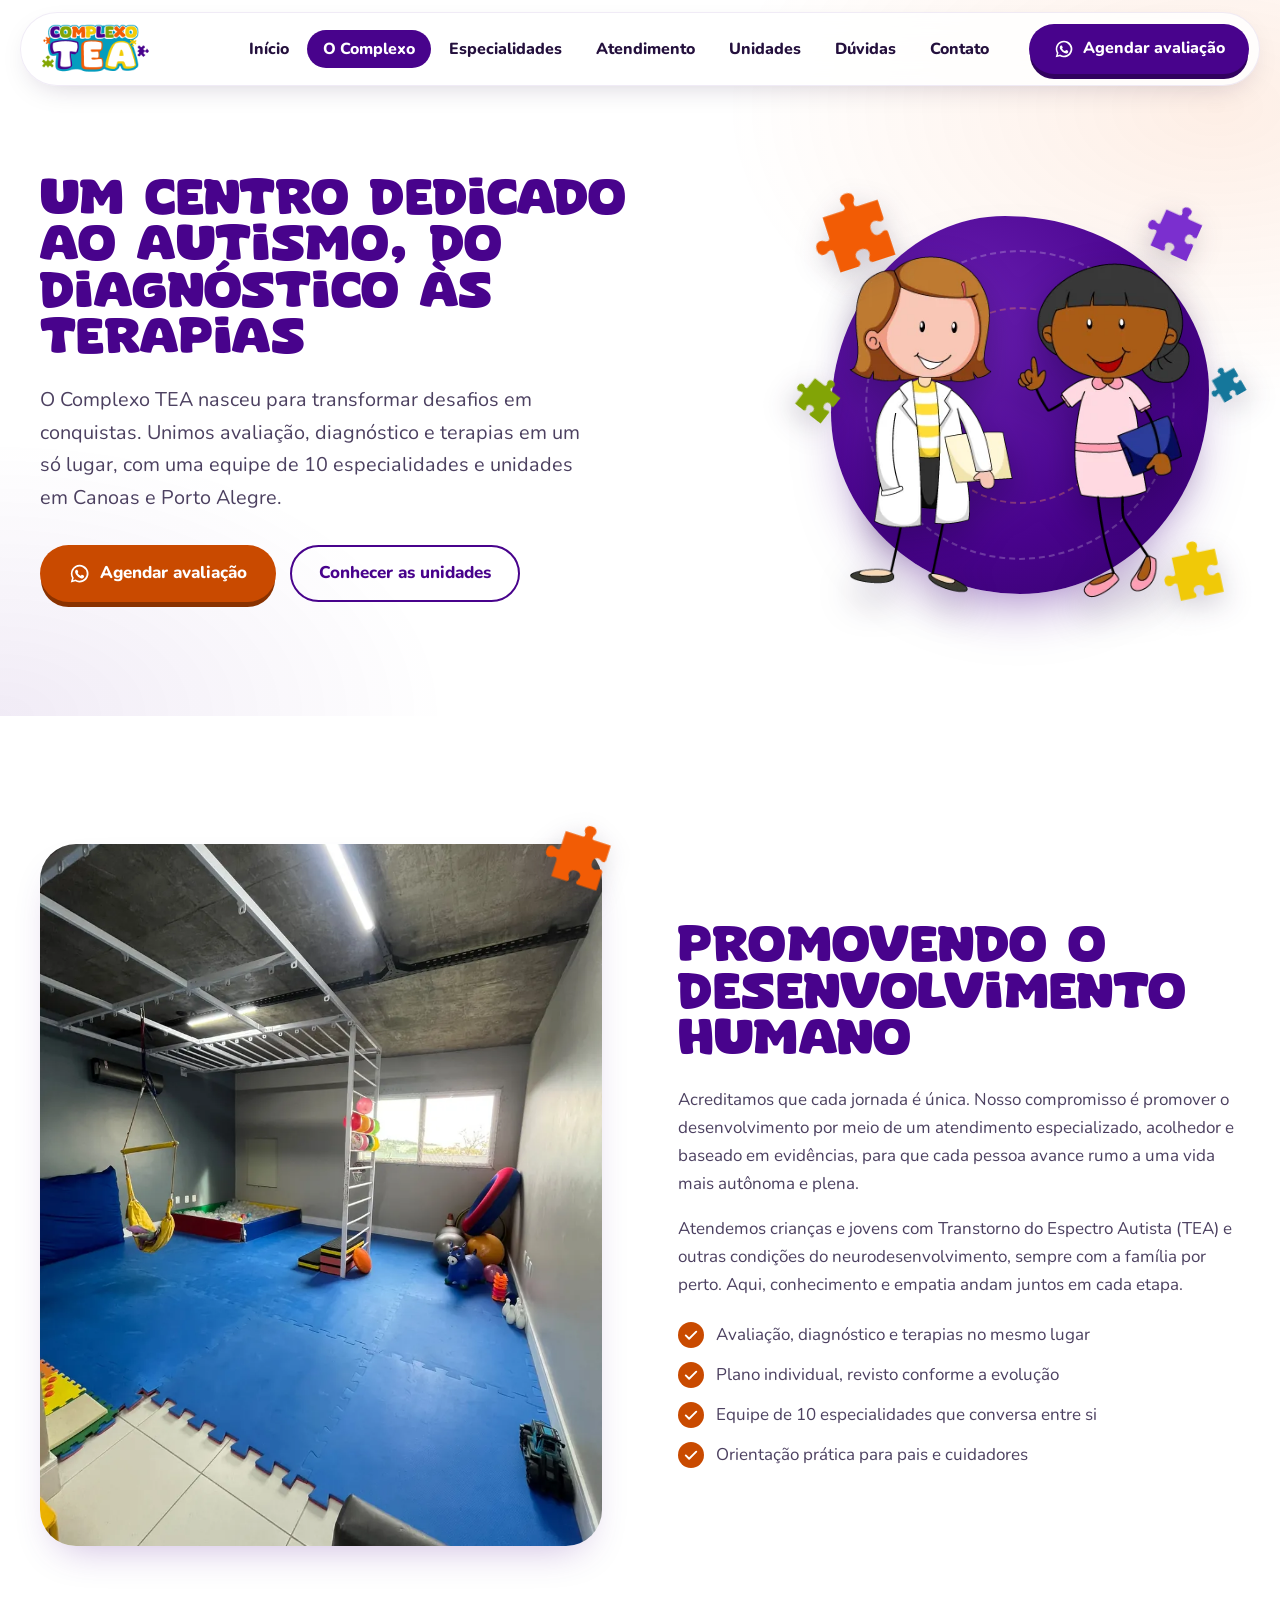
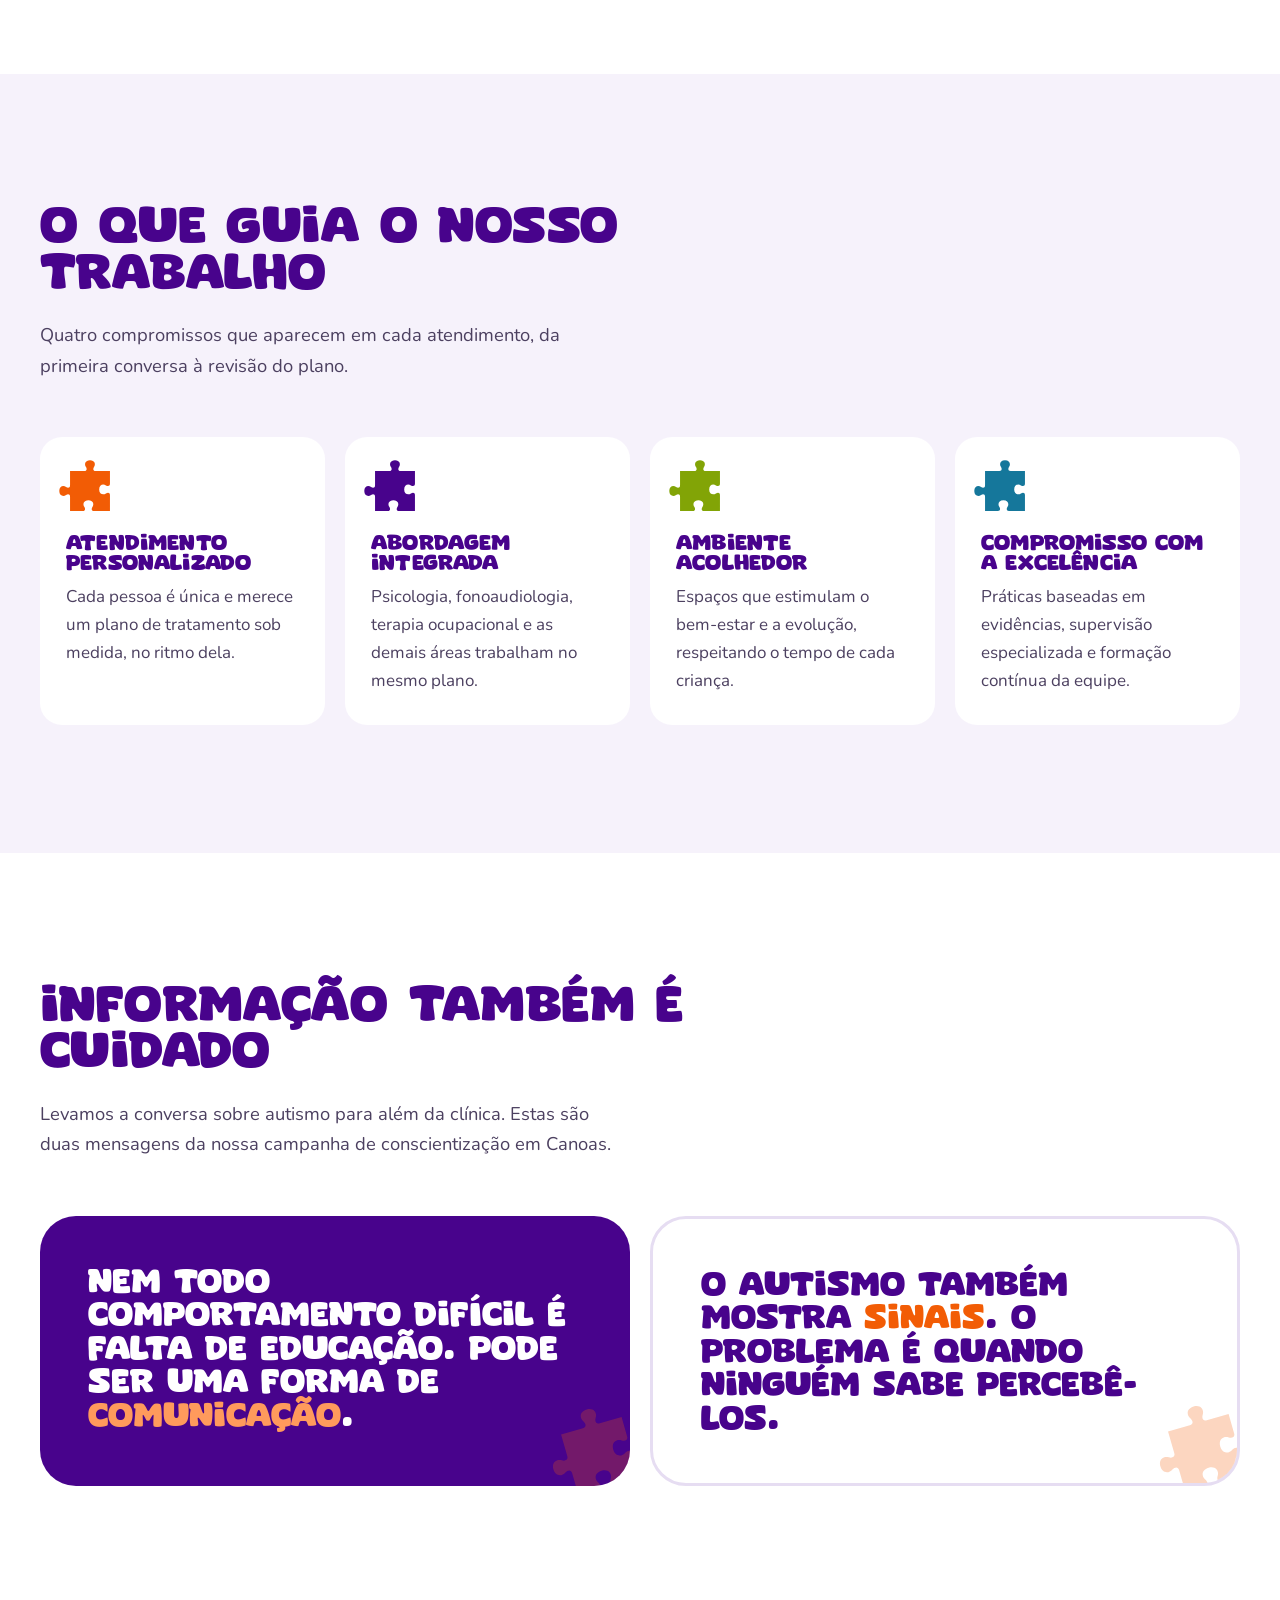
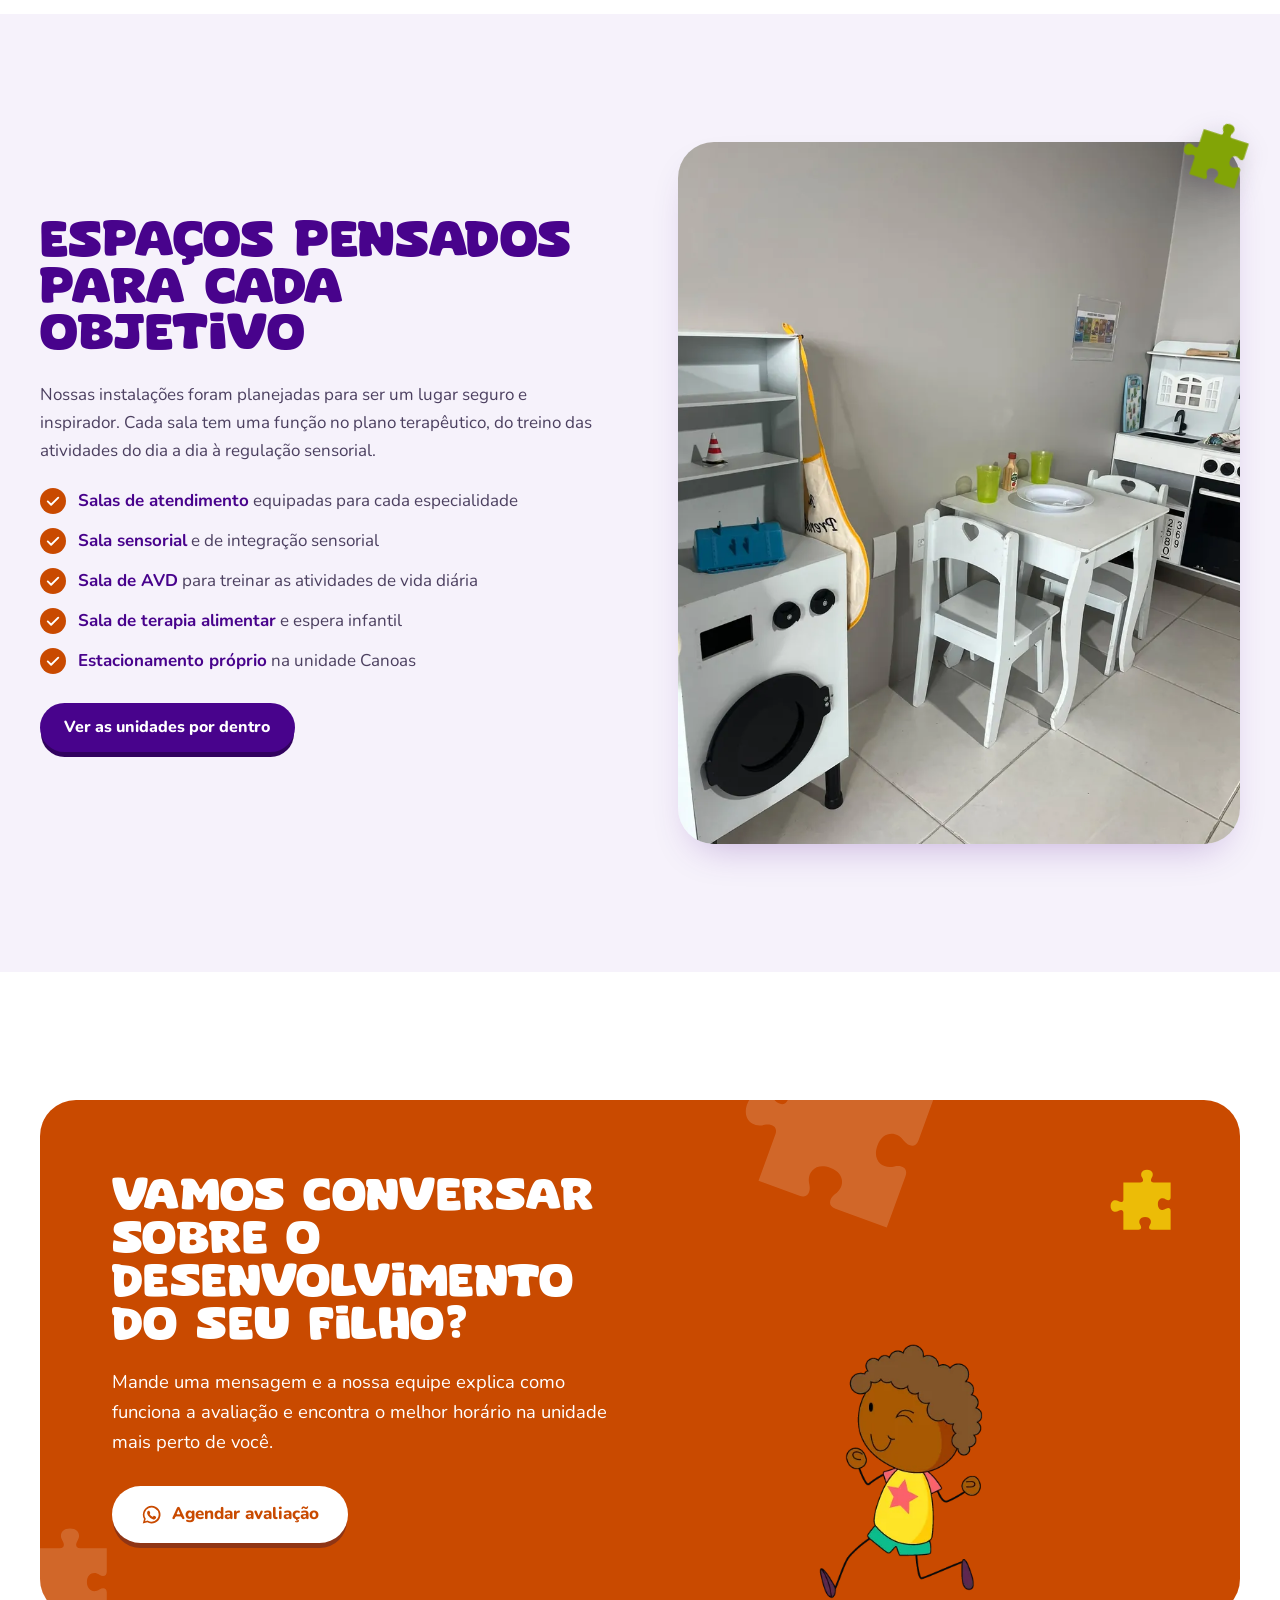
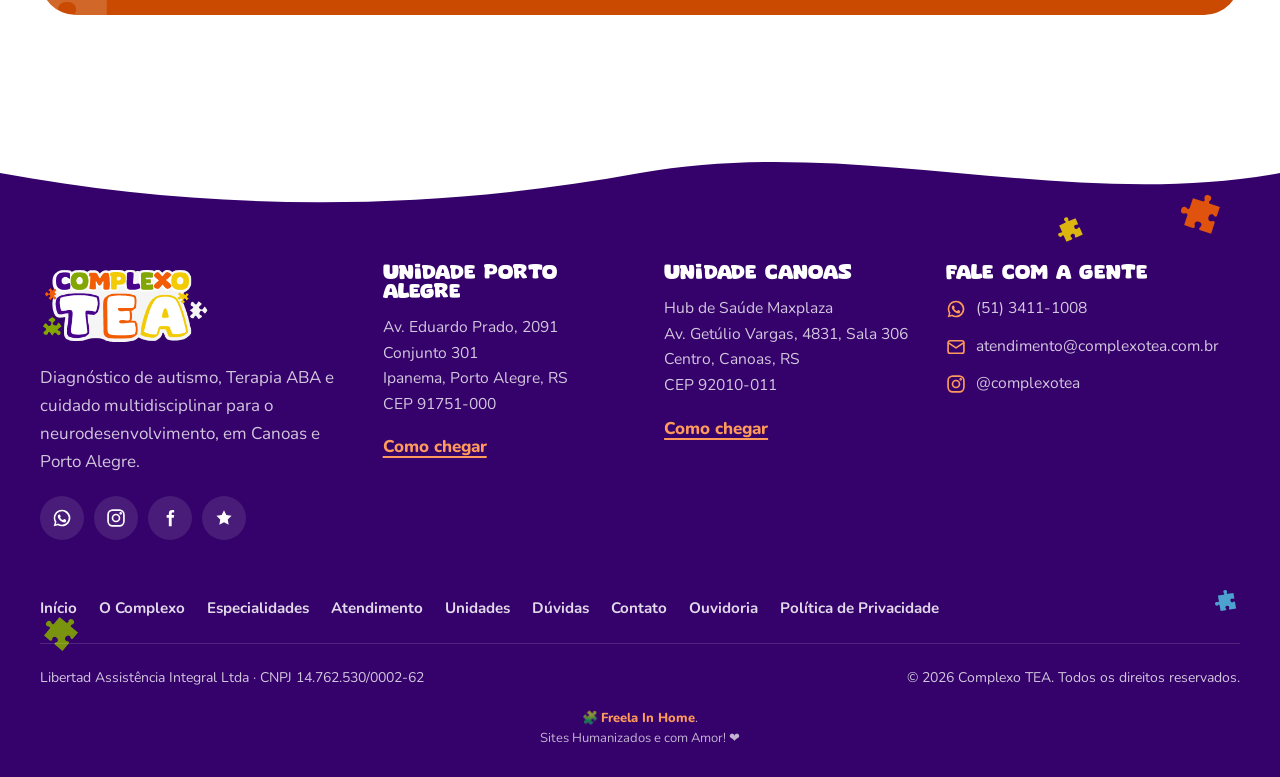
<file: o-complexo/index.html>
<!DOCTYPE html>
<html lang="pt-BR">
<head>
  <meta charset="UTF-8" />
  <meta name="viewport" content="width=device-width, initial-scale=1.0" />
  <title>O Complexo TEA · Centro de Autismo e Neurodesenvolvimento em Canoas e Porto Alegre</title>
  <meta name="description" content="Conheça o Complexo TEA: centro especializado em autismo com avaliação, diagnóstico, Terapia ABA e 10 especialidades integradas, em Canoas e Porto Alegre." />
  <!-- SEO:START -->
  <!-- PREVIEW: o workflow de produção troca para "index, follow" -->
  <meta name="robots" content="noindex, nofollow" />
  <link rel="canonical" href="https://complexotea.com.br/o-complexo/" />
  <meta property="og:locale" content="pt_BR" />
  <meta property="og:site_name" content="Complexo TEA" />
  <meta property="og:type" content="website" />
  <meta property="og:title" content="O Complexo TEA · Centro de Autismo e Neurodesenvolvimento em Canoas e Porto Alegre" />
  <meta property="og:description" content="Conheça o Complexo TEA: centro especializado em autismo com avaliação, diagnóstico, Terapia ABA e 10 especialidades integradas, em Canoas e Porto Alegre." />
  <meta property="og:url" content="https://complexotea.com.br/o-complexo/" />
  <meta property="og:image" content="https://complexotea.com.br/assets/img/poa/recepcao.webp" />
  <meta name="twitter:card" content="summary_large_image" />
  <script type="application/ld+json">{"@context":"https://schema.org","@graph":[{"@type":"WebPage","@id":"https://complexotea.com.br/o-complexo/","url":"https://complexotea.com.br/o-complexo/","name":"O Complexo TEA · Centro de Autismo e Neurodesenvolvimento em Canoas e Porto Alegre","description":"Conheça o Complexo TEA: centro especializado em autismo com avaliação, diagnóstico, Terapia ABA e 10 especialidades integradas, em Canoas e Porto Alegre.","inLanguage":"pt-BR","isPartOf":{"@id":"https://complexotea.com.br/#site"},"about":{"@id":"https://complexotea.com.br/#organizacao"}},{"@type":"BreadcrumbList","itemListElement":[{"@type":"ListItem","position":1,"name":"Início","item":"https://complexotea.com.br/"},{"@type":"ListItem","position":2,"name":"O Complexo","item":"https://complexotea.com.br/o-complexo/"}]}]}</script>
  <meta name="theme-color" content="#48038C" />
  <!-- SEO:END -->
  <link rel="icon" type="image/png" href="../assets/img/marca/favicon.png" />
  <link rel="apple-touch-icon" href="../assets/img/marca/favicon.png" />
  <link rel="preconnect" href="https://fonts.googleapis.com" />
  <link rel="preconnect" href="https://fonts.gstatic.com" crossorigin />
  <link href="https://fonts.googleapis.com/css2?family=Nunito:wght@400;600;700;800&display=swap" rel="stylesheet" />
  <link rel="preload" as="font" type="font/woff2" href="../assets/fonts/super-comic.woff2" crossorigin />
  <link rel="stylesheet" href="../assets/css/main.css" />
</head>
<body data-pagina="o-complexo">

  <!-- PARTIAL:topo -->
  <!-- Sprite: peça de quebra-cabeça da marca + ícones -->
  <svg width="0" height="0" style="position:absolute" aria-hidden="true" focusable="false">
    <symbol id="peca" viewBox="0 0 24 24"><path d="M5.7 5.7 L10.24 5.7 C10.99 5.7 11.12 5.07 10.74 4.44 C10.11 3.56 10.49 2.3 12 2.3 C13.51 2.3 13.89 3.56 13.26 4.44 C12.88 5.07 13.01 5.7 13.76 5.7 L18.3 5.7 L18.3 9.73 C18.3 10.49 17.67 10.61 17.04 10.24 C16.16 9.61 14.9 9.98 14.9 11.5 C14.9 13.01 16.16 13.39 17.04 12.76 C17.67 12.38 18.3 12.5 18.3 13.26 L18.3 18.3 L13.26 18.3 C12.5 18.3 12.38 17.67 12.76 17.04 C13.39 16.16 13.01 14.9 11.5 14.9 C9.98 14.9 9.61 16.16 10.24 17.04 C10.61 17.67 10.49 18.3 9.73 18.3 L5.7 18.3 L5.7 13.76 C5.7 13.01 5.07 12.88 4.44 13.26 C3.56 13.89 2.3 13.51 2.3 12 C2.3 10.49 3.56 10.11 4.44 10.74 C5.07 11.12 5.7 10.99 5.7 10.24 L5.7 5.7Z"/></symbol>
    <symbol id="ic-whats" viewBox="0 0 24 24"><path fill="currentColor" d="M12 2a10 10 0 0 0-8.6 15l-1.4 5 5.1-1.3A10 10 0 1 0 12 2zm0 18a8 8 0 0 1-4.1-1.1l-.3-.2-3 .8.8-2.9-.2-.3A8 8 0 1 1 12 20zm4.6-6c-.2-.1-1.5-.7-1.7-.8s-.4-.1-.6.1-.6.8-.8 1-.3.2-.5.1a6.5 6.5 0 0 1-3.2-2.8c-.2-.4.2-.4.6-1.2a.4.4 0 0 0 0-.4l-.8-1.9c-.2-.5-.4-.4-.6-.4h-.5a1 1 0 0 0-.7.3 3 3 0 0 0-.9 2.2 5.2 5.2 0 0 0 1.1 2.7 11.9 11.9 0 0 0 4.6 4c2 .8 2 .5 2.4.5a2.7 2.7 0 0 0 1.8-1.3 2.2 2.2 0 0 0 .2-1.3c-.1-.1-.3-.2-.5-.3z"/></symbol>
    <symbol id="ic-insta" viewBox="0 0 24 24"><g fill="none" stroke="currentColor" stroke-width="2" stroke-linecap="round"><rect x="2.5" y="2.5" width="19" height="19" rx="5.5"/><circle cx="12" cy="12" r="4.2"/><circle cx="17.6" cy="6.4" r=".6" fill="currentColor"/></g></symbol>
    <symbol id="ic-face" viewBox="0 0 24 24"><path fill="currentColor" d="M14 8.5V6.8c0-.8.2-1.3 1.4-1.3H17V2.6c-.3 0-1.3-.1-2.4-.1-2.4 0-4 1.4-4 4.1v1.9H8v3.2h2.6V22H14v-10.3h2.6l.4-3.2H14z"/></symbol>
    <symbol id="ic-pin" viewBox="0 0 24 24"><g fill="none" stroke="currentColor" stroke-width="2" stroke-linecap="round" stroke-linejoin="round"><path d="M12 21s-7-6.2-7-11.5a7 7 0 0 1 14 0C19 14.8 12 21 12 21z"/><circle cx="12" cy="9.5" r="2.5"/></g></symbol>
    <symbol id="ic-mail" viewBox="0 0 24 24"><g fill="none" stroke="currentColor" stroke-width="2" stroke-linecap="round" stroke-linejoin="round"><rect x="2.5" y="4.5" width="19" height="15" rx="2.5"/><path d="m3 7 9 6 9-6"/></g></symbol>
    <symbol id="ic-phone" viewBox="0 0 24 24"><path fill="none" stroke="currentColor" stroke-width="2" stroke-linecap="round" stroke-linejoin="round" d="M21 16.4v2.8a1.9 1.9 0 0 1-2 1.9 18.6 18.6 0 0 1-8.1-2.9 18.3 18.3 0 0 1-5.6-5.6A18.6 18.6 0 0 1 2.4 4.5 1.9 1.9 0 0 1 4.3 2.4h2.8a1.9 1.9 0 0 1 1.9 1.6c.1.9.3 1.8.7 2.6a1.9 1.9 0 0 1-.4 2L8 9.8a15 15 0 0 0 5.6 5.6l1.2-1.2a1.9 1.9 0 0 1 2-.4c.8.3 1.7.6 2.6.7a1.9 1.9 0 0 1 1.6 1.9z"/></symbol>
    <symbol id="ic-star" viewBox="0 0 24 24"><path fill="currentColor" d="m12 2.8 2.8 5.7 6.3.9-4.6 4.4 1.1 6.3L12 17.1l-5.6 3 1.1-6.3L2.9 9.4l6.3-.9z"/></symbol>
    <symbol id="ic-seta" viewBox="0 0 24 24"><path fill="none" stroke="currentColor" stroke-width="2.5" stroke-linecap="round" stroke-linejoin="round" d="m9 5 7 7-7 7"/></symbol>
    <symbol id="ic-play" viewBox="0 0 24 24"><path fill="currentColor" d="M8 5.5v13a1 1 0 0 0 1.5.9l10.2-6.5a1 1 0 0 0 0-1.8L9.5 4.6A1 1 0 0 0 8 5.5z"/></symbol>
    <symbol id="ic-som" viewBox="0 0 24 24"><g fill="none" stroke="currentColor" stroke-width="2" stroke-linecap="round" stroke-linejoin="round"><path d="M11 5 6 9H3v6h3l5 4z"/><path d="M15.5 8.5a5 5 0 0 1 0 7M18.5 5.5a9 9 0 0 1 0 13"/></g></symbol>
    <symbol id="ic-mudo" viewBox="0 0 24 24"><g fill="none" stroke="currentColor" stroke-width="2" stroke-linecap="round" stroke-linejoin="round"><path d="M11 5 6 9H3v6h3l5 4z"/><path d="m22 9-6 6M16 9l6 6"/></g></symbol>
    <symbol id="ic-check" viewBox="0 0 24 24"><path fill="none" stroke="currentColor" stroke-width="2.5" stroke-linecap="round" stroke-linejoin="round" d="m5 12.5 4.5 4.5L19 7.5"/></symbol>
    <symbol id="ic-escudo" viewBox="0 0 24 24"><g fill="none" stroke="currentColor" stroke-width="2" stroke-linecap="round" stroke-linejoin="round"><path d="M12 22s8-4 8-10V5l-8-3-8 3v7c0 6 8 10 8 10z"/><path d="m9 12 2 2 4-4"/></g></symbol>
    <symbol id="ic-chat" viewBox="0 0 24 24"><path fill="none" stroke="currentColor" stroke-width="2" stroke-linecap="round" stroke-linejoin="round" d="M21 15a2 2 0 0 1-2 2H7l-4 4V5a2 2 0 0 1 2-2h14a2 2 0 0 1 2 2z"/></symbol>
    <symbol id="ic-olho" viewBox="0 0 24 24"><g fill="none" stroke="currentColor" stroke-width="2" stroke-linecap="round" stroke-linejoin="round"><path d="M2 12s3.6-7 10-7 10 7 10 7-3.6 7-10 7S2 12 2 12z"/><circle cx="12" cy="12" r="3"/></g></symbol>
  </svg>

  <a class="skip" href="#conteudo">Pular para o conteúdo</a>

  <!-- ============================ NAV ============================ -->
  <header class="nav" data-nav>
    <div class="nav__bar">
      <a class="nav__brand" href="../" aria-label="Complexo TEA, início">
        <img src="../assets/img/marca/logo-site.png" alt="Complexo TEA" width="132" height="66" />
      </a>
      <nav class="nav__links" aria-label="Navegação principal" data-nav-links>
        <span class="nav__blob" aria-hidden="true" data-nav-blob></span>
        <a class="nav__link" href="../" data-pagina="inicio">Início</a>
        <a class="nav__link is-ativo" aria-current="page" href="../o-complexo/" data-pagina="o-complexo">O Complexo</a>
        <a class="nav__link" href="../especialidades/" data-pagina="especialidades">Especialidades</a>
        <a class="nav__link" href="../atendimento/" data-pagina="atendimento">Atendimento</a>
        <a class="nav__link" href="../unidades/" data-pagina="unidades">Unidades</a>
        <a class="nav__link" href="../duvidas/" data-pagina="duvidas">Dúvidas</a>
        <a class="nav__link" href="../contato/" data-pagina="contato">Contato</a>
      </nav>
      <a class="btn btn--roxo nav__cta" href="https://wa.me/555134111008?text=Ol%C3%A1!%20Vim%20pelo%20site%20do%20Complexo%20TEA%20e%20gostaria%20de%20agendar%20uma%20avalia%C3%A7%C3%A3o." target="_blank" rel="noopener"><svg class="btn__ic" aria-hidden="true"><use href="#ic-whats"/></svg>Agendar avaliação</a>
      <button class="nav__burger" type="button" aria-label="Abrir menu" aria-expanded="false" aria-controls="menu-mobile" data-burger>
        <span></span><span></span><span></span>
      </button>
    </div>
  </header>

  <!-- Menu mobile -->
  <div class="menu" id="menu-mobile" data-menu hidden>
    <div class="menu__pecas" aria-hidden="true">
      <svg class="menu__peca menu__peca--1"><use href="#peca"/></svg>
      <svg class="menu__peca menu__peca--2"><use href="#peca"/></svg>
      <svg class="menu__peca menu__peca--3"><use href="#peca"/></svg>
    </div>
    <nav class="menu__links" aria-label="Menu">
      <a class="menu__link" href="../" style="--i:0" data-cor="roxo" data-pagina="inicio">Início</a>
      <a class="menu__link is-ativo" aria-current="page" href="../o-complexo/" style="--i:1" data-cor="laranja" data-pagina="o-complexo">O Complexo</a>
      <a class="menu__link" href="../especialidades/" style="--i:2" data-cor="verde" data-pagina="especialidades">Especialidades</a>
      <a class="menu__link" href="../atendimento/" style="--i:3" data-cor="azul" data-pagina="atendimento">Atendimento</a>
      <a class="menu__link" href="../unidades/" style="--i:4" data-cor="amarelo" data-pagina="unidades">Unidades</a>
      <a class="menu__link" href="../duvidas/" style="--i:5" data-cor="laranja" data-pagina="duvidas">Dúvidas</a>
      <a class="menu__link" href="../contato/" style="--i:6" data-cor="verde" data-pagina="contato">Contato</a>
    </nav>
    <div class="menu__foot" style="--i:7">
      <a class="btn btn--laranja btn--full" href="https://wa.me/555134111008?text=Ol%C3%A1!%20Vim%20pelo%20site%20do%20Complexo%20TEA%20e%20gostaria%20de%20agendar%20uma%20avalia%C3%A7%C3%A3o." target="_blank" rel="noopener"><svg class="btn__ic" aria-hidden="true"><use href="#ic-whats"/></svg>Agendar avaliação</a>
      <a class="menu__contato" href="tel:+555134111008"><svg aria-hidden="true"><use href="#ic-phone"/></svg>(51) 3411-1008</a>
      <a class="menu__contato" href="https://www.instagram.com/complexotea" target="_blank" rel="noopener"><svg aria-hidden="true"><use href="#ic-insta"/></svg>@complexotea</a>
    </div>
  </div>
  <!-- /PARTIAL:topo -->

  <main id="conteudo">

    <!-- ============================ TOPO ============================ -->
    <section class="hero hero--pagina" aria-labelledby="titulo-pagina">
      <div class="container hero__inner">
        <div class="hero__copy">
          <h1 class="hero__titulo entra" id="titulo-pagina" style="--d:.15s">Um centro dedicado ao autismo, do diagnóstico às terapias</h1>
          <p class="hero__lede entra" style="--d:.3s">O Complexo TEA nasceu para transformar desafios em conquistas. Unimos avaliação, diagnóstico e terapias em um só lugar, com uma equipe de 10 especialidades e unidades em Canoas e Porto Alegre.</p>
          <div class="hero__acoes entra" style="--d:.45s">
            <a class="btn btn--laranja btn--lg" href="https://wa.me/555134111008?text=Ol%C3%A1!%20Vim%20pelo%20site%20do%20Complexo%20TEA%20e%20gostaria%20de%20agendar%20uma%20avalia%C3%A7%C3%A3o." target="_blank" rel="noopener"><svg class="btn__ic" aria-hidden="true"><use href="#ic-whats"/></svg>Agendar avaliação</a>
            <a class="btn btn--linha btn--lg" href="../unidades/">Conhecer as unidades</a>
          </div>
        </div>
        <div class="hero__arte" aria-hidden="true">
          <div class="hero__disco">
            <span class="hero__anel hero__anel--1"></span>
            <span class="hero__anel hero__anel--2"></span>
          </div>
          <img class="hero__kids" src="../assets/img/ilustra/recorte/especialidades3.webp" alt="" width="399" height="400" fetchpriority="high" />
          <svg class="hpeca hpeca--laranja"><use href="#peca"/></svg>
          <svg class="hpeca hpeca--roxo"><use href="#peca"/></svg>
          <svg class="hpeca hpeca--amarelo"><use href="#peca"/></svg>
          <svg class="hpeca hpeca--verde"><use href="#peca"/></svg>
          <svg class="hpeca hpeca--azul"><use href="#peca"/></svg>
        </div>
      </div>
    </section>

    <section class="sec" aria-labelledby="missao-titulo">
      <div class="container duas-col">
        <figure class="duas-col__img revela">
          <img src="../assets/img/poa/sala-sensorial.webp" alt="Sala sensorial da unidade Porto Alegre, com tatame, balanço e escada de integração sensorial" width="900" height="1200" loading="lazy" style="aspect-ratio:4/5" />
          <svg class="peca-solta" aria-hidden="true"><use href="#peca"/></svg>
        </figure>
        <div class="duas-col__texto">
          <h2 class="titulo revela" id="missao-titulo">Promovendo o desenvolvimento humano</h2>
          <p class="revela">Acreditamos que cada jornada é única. Nosso compromisso é promover o desenvolvimento por meio de um atendimento especializado, acolhedor e baseado em evidências, para que cada pessoa avance rumo a uma vida mais autônoma e plena.</p>
          <p class="revela">Atendemos crianças e jovens com Transtorno do Espectro Autista (TEA) e outras condições do neurodesenvolvimento, sempre com a família por perto. Aqui, conhecimento e empatia andam juntos em cada etapa.</p>
          <div class="revela"><ul class="lista-check"><li><svg aria-hidden="true"><use href="#ic-check"/></svg><span>Avaliação, diagnóstico e terapias no mesmo lugar</span></li><li><svg aria-hidden="true"><use href="#ic-check"/></svg><span>Plano individual, revisto conforme a evolução</span></li><li><svg aria-hidden="true"><use href="#ic-check"/></svg><span>Equipe de 10 especialidades que conversa entre si</span></li><li><svg aria-hidden="true"><use href="#ic-check"/></svg><span>Orientação prática para pais e cuidadores</span></li></ul></div>
        </div>
      </div>
    </section>

    <section class="sec sec--papel" aria-labelledby="abordagem-titulo">
      <div class="container">
        <div class="cabeca">
          <h2 class="titulo revela" id="abordagem-titulo">O que guia o nosso trabalho</h2>
          <p class="cabeca__lede revela">Quatro compromissos que aparecem em cada atendimento, da primeira conversa à revisão do plano.</p>
        </div>
        <div class="cards cards--4">
          <article class="card revela" data-cor="laranja" style="--d:0s"><svg class="card__peca" aria-hidden="true"><use href="#peca"/></svg><h3>Atendimento personalizado</h3><p>Cada pessoa é única e merece um plano de tratamento sob medida, no ritmo dela.</p></article>
          <article class="card revela" data-cor="roxo" style="--d:0.08s"><svg class="card__peca" aria-hidden="true"><use href="#peca"/></svg><h3>Abordagem integrada</h3><p>Psicologia, fonoaudiologia, terapia ocupacional e as demais áreas trabalham no mesmo plano.</p></article>
          <article class="card revela" data-cor="verde" style="--d:0.16s"><svg class="card__peca" aria-hidden="true"><use href="#peca"/></svg><h3>Ambiente acolhedor</h3><p>Espaços que estimulam o bem-estar e a evolução, respeitando o tempo de cada criança.</p></article>
          <article class="card revela" data-cor="azul" style="--d:0.24s"><svg class="card__peca" aria-hidden="true"><use href="#peca"/></svg><h3>Compromisso com a excelência</h3><p>Práticas baseadas em evidências, supervisão especializada e formação contínua da equipe.</p></article>
        </div>
      </div>
    </section>

    <section class="sec" aria-labelledby="frases-titulo">
      <div class="container">
        <div class="cabeca">
          <h2 class="titulo revela" id="frases-titulo">Informação também é cuidado</h2>
          <p class="cabeca__lede revela">Levamos a conversa sobre autismo para além da clínica. Estas são duas mensagens da nossa campanha de conscientização em Canoas.</p>
        </div>
        <div class="frases">
          <blockquote class="frase revela">Nem todo comportamento difícil é falta de educação. Pode ser uma forma de <em>comunicação</em>.<svg aria-hidden="true"><use href="#peca"/></svg></blockquote>
          <blockquote class="frase revela" style="--d:.1s">O autismo também mostra <em>sinais</em>. O problema é quando ninguém sabe percebê-los.<svg aria-hidden="true"><use href="#peca"/></svg></blockquote>
        </div>
      </div>
    </section>

    <section class="sec sec--papel" aria-labelledby="estrutura-titulo">
      <div class="container duas-col duas-col--inverte">
        <figure class="duas-col__img revela">
          <img src="../assets/img/poa/sala-de-avd.webp" alt="Sala de atividades de vida diária com cozinha e lavanderia de brinquedo" width="900" height="1200" loading="lazy" style="aspect-ratio:4/5" />
          <svg class="peca-solta" aria-hidden="true" style="fill:var(--p-verde)"><use href="#peca"/></svg>
        </figure>
        <div class="duas-col__texto">
          <h2 class="titulo revela" id="estrutura-titulo">Espaços pensados para cada objetivo</h2>
          <p class="revela">Nossas instalações foram planejadas para ser um lugar seguro e inspirador. Cada sala tem uma função no plano terapêutico, do treino das atividades do dia a dia à regulação sensorial.</p>
          <div class="revela"><ul class="lista-check"><li><svg aria-hidden="true"><use href="#ic-check"/></svg><span><b>Salas de atendimento</b> equipadas para cada especialidade</span></li><li><svg aria-hidden="true"><use href="#ic-check"/></svg><span><b>Sala sensorial</b> e de integração sensorial</span></li><li><svg aria-hidden="true"><use href="#ic-check"/></svg><span><b>Sala de AVD</b> para treinar as atividades de vida diária</span></li><li><svg aria-hidden="true"><use href="#ic-check"/></svg><span><b>Sala de terapia alimentar</b> e espera infantil</span></li><li><svg aria-hidden="true"><use href="#ic-check"/></svg><span><b>Estacionamento próprio</b> na unidade Canoas</span></li></ul></div>
          <p class="revela" style="margin-top:28px"><a class="btn btn--roxo" href="../unidades/">Ver as unidades por dentro</a></p>
        </div>
      </div>
    </section>

    <!-- ============================ CTA ============================ -->
    <section class="cta" aria-labelledby="cta-titulo">
      <div class="container cta__caixa revela">
        <svg class="cta__peca cta__peca--1" aria-hidden="true"><use href="#peca"/></svg>
        <svg class="cta__peca cta__peca--2" aria-hidden="true"><use href="#peca"/></svg>
        <svg class="cta__peca cta__peca--3" aria-hidden="true"><use href="#peca"/></svg>
        <div class="cta__texto">
          <h2 class="cta__titulo" id="cta-titulo">Vamos conversar sobre o desenvolvimento do seu filho?</h2>
          <p>Mande uma mensagem e a nossa equipe explica como funciona a avaliação e encontra o melhor horário na unidade mais perto de você.</p>
          <a class="btn btn--branco btn--lg" href="https://wa.me/555134111008?text=Ol%C3%A1!%20Vim%20pelo%20site%20do%20Complexo%20TEA%20e%20gostaria%20de%20agendar%20uma%20avalia%C3%A7%C3%A3o." target="_blank" rel="noopener"><svg class="btn__ic" aria-hidden="true"><use href="#ic-whats"/></svg>Agendar avaliação</a>
        </div>
        <img class="cta__ilus" src="../assets/img/ilustra/sobre8.webp" alt="" width="500" height="389" loading="lazy" />
      </div>
    </section>

  </main>

  <!-- PARTIAL:rodape -->
  <!-- ============================ RODAPÉ ============================ -->
  <footer class="rodape">
    <svg class="rodape__onda" viewBox="0 0 1440 90" preserveAspectRatio="none" aria-hidden="true"><path d="M0 0 H1440 V40 C 1200 90 960 -10 720 40 S 240 90 0 40 Z"/></svg>
    <div class="rodape__pecas" aria-hidden="true">
      <svg class="rpeca rpeca--1"><use href="#peca"/></svg>
      <svg class="rpeca rpeca--2"><use href="#peca"/></svg>
      <svg class="rpeca rpeca--3"><use href="#peca"/></svg>
      <svg class="rpeca rpeca--4"><use href="#peca"/></svg>
    </div>
    <div class="container rodape__grid">
      <div class="rodape__marca">
        <img src="../assets/img/marca/logo-branco.png" alt="Complexo TEA" width="180" height="90" loading="lazy" />
        <p>Diagnóstico de autismo, Terapia ABA e cuidado multidisciplinar para o neurodesenvolvimento, em Canoas e Porto Alegre.</p>
        <ul class="rodape__redes">
          <li><a href="https://wa.me/555134111008" target="_blank" rel="noopener" aria-label="WhatsApp"><svg aria-hidden="true"><use href="#ic-whats"/></svg></a></li>
          <li><a href="https://www.instagram.com/complexotea" target="_blank" rel="noopener" aria-label="Instagram"><svg aria-hidden="true"><use href="#ic-insta"/></svg></a></li>
          <li><a href="https://www.facebook.com/profile.php?id=61562013670025" target="_blank" rel="noopener" aria-label="Facebook"><svg aria-hidden="true"><use href="#ic-face"/></svg></a></li>
          <li><a href="https://g.page/r/CZstcnzuMHAEEBM/review" target="_blank" rel="noopener" aria-label="Avaliar no Google"><svg aria-hidden="true"><use href="#ic-star"/></svg></a></li>
        </ul>
      </div>
      <div class="rodape__col">
        <h2 class="rodape__tit">Unidade Porto Alegre</h2>
        <p>Av. Eduardo Prado, 2091<br />Conjunto 301<br />Ipanema, Porto Alegre, RS<br />CEP 91751-000</p>
        <a class="rodape__link" href="https://www.google.com/maps/search/?api=1&amp;query=Complexo+TEA+Av.+Eduardo+Prado+2091+Porto+Alegre" target="_blank" rel="noopener">Como chegar</a>
      </div>
      <div class="rodape__col">
        <h2 class="rodape__tit">Unidade Canoas</h2>
        <p>Hub de Saúde Maxplaza<br />Av. Getúlio Vargas, 4831, Sala 306<br />Centro, Canoas, RS<br />CEP 92010-011</p>
        <a class="rodape__link" href="https://www.google.com/maps/search/?api=1&amp;query=Complexo+TEA+Av.+Get%C3%BAlio+Vargas+4831+Canoas" target="_blank" rel="noopener">Como chegar</a>
      </div>
      <div class="rodape__col">
        <h2 class="rodape__tit">Fale com a gente</h2>
        <a class="rodape__contato" href="https://wa.me/555134111008" target="_blank" rel="noopener"><svg aria-hidden="true"><use href="#ic-whats"/></svg>(51) 3411-1008</a>
        <a class="rodape__contato" href="mailto:atendimento@complexotea.com.br"><svg aria-hidden="true"><use href="#ic-mail"/></svg>atendimento@complexotea.com.br</a>
        <a class="rodape__contato" href="https://www.instagram.com/complexotea" target="_blank" rel="noopener"><svg aria-hidden="true"><use href="#ic-insta"/></svg>@complexotea</a>
      </div>
    </div>
    <nav class="container rodape__nav" aria-label="Páginas do site">
      <a href="../">Início</a>
      <a href="../o-complexo/">O Complexo</a>
      <a href="../especialidades/">Especialidades</a>
      <a href="../atendimento/">Atendimento</a>
      <a href="../unidades/">Unidades</a>
      <a href="../duvidas/">Dúvidas</a>
      <a href="../contato/">Contato</a>
      <a href="../ouvidoria/">Ouvidoria</a>
      <a href="../politica-de-privacidade/">Política de Privacidade</a>
    </nav>
    <div class="container rodape__base">
      <p>Libertad Assistência Integral Ltda · CNPJ 14.762.530/0002-62</p>
      <p>© <span data-ano>2026</span> Complexo TEA. Todos os direitos reservados.</p>
      <p class="rodape__credito">🧩 <a href="https://www.freelainhome.com.br/" target="_blank" rel="noopener">Freela In Home</a>.<br>Sites Humanizados e com Amor! ❤️</p>
    </div>
  </footer>

  <a class="wa-flutuante" href="https://wa.me/555134111008?text=Ol%C3%A1!%20Vim%20pelo%20site%20do%20Complexo%20TEA%20e%20gostaria%20de%20agendar%20uma%20avalia%C3%A7%C3%A3o." target="_blank" rel="noopener" aria-label="Falar no WhatsApp"><svg aria-hidden="true"><use href="#ic-whats"/></svg></a>

  <script src="../assets/js/main.js" defer></script>
  <!-- /PARTIAL:rodape -->
</body>
</html>
</file>
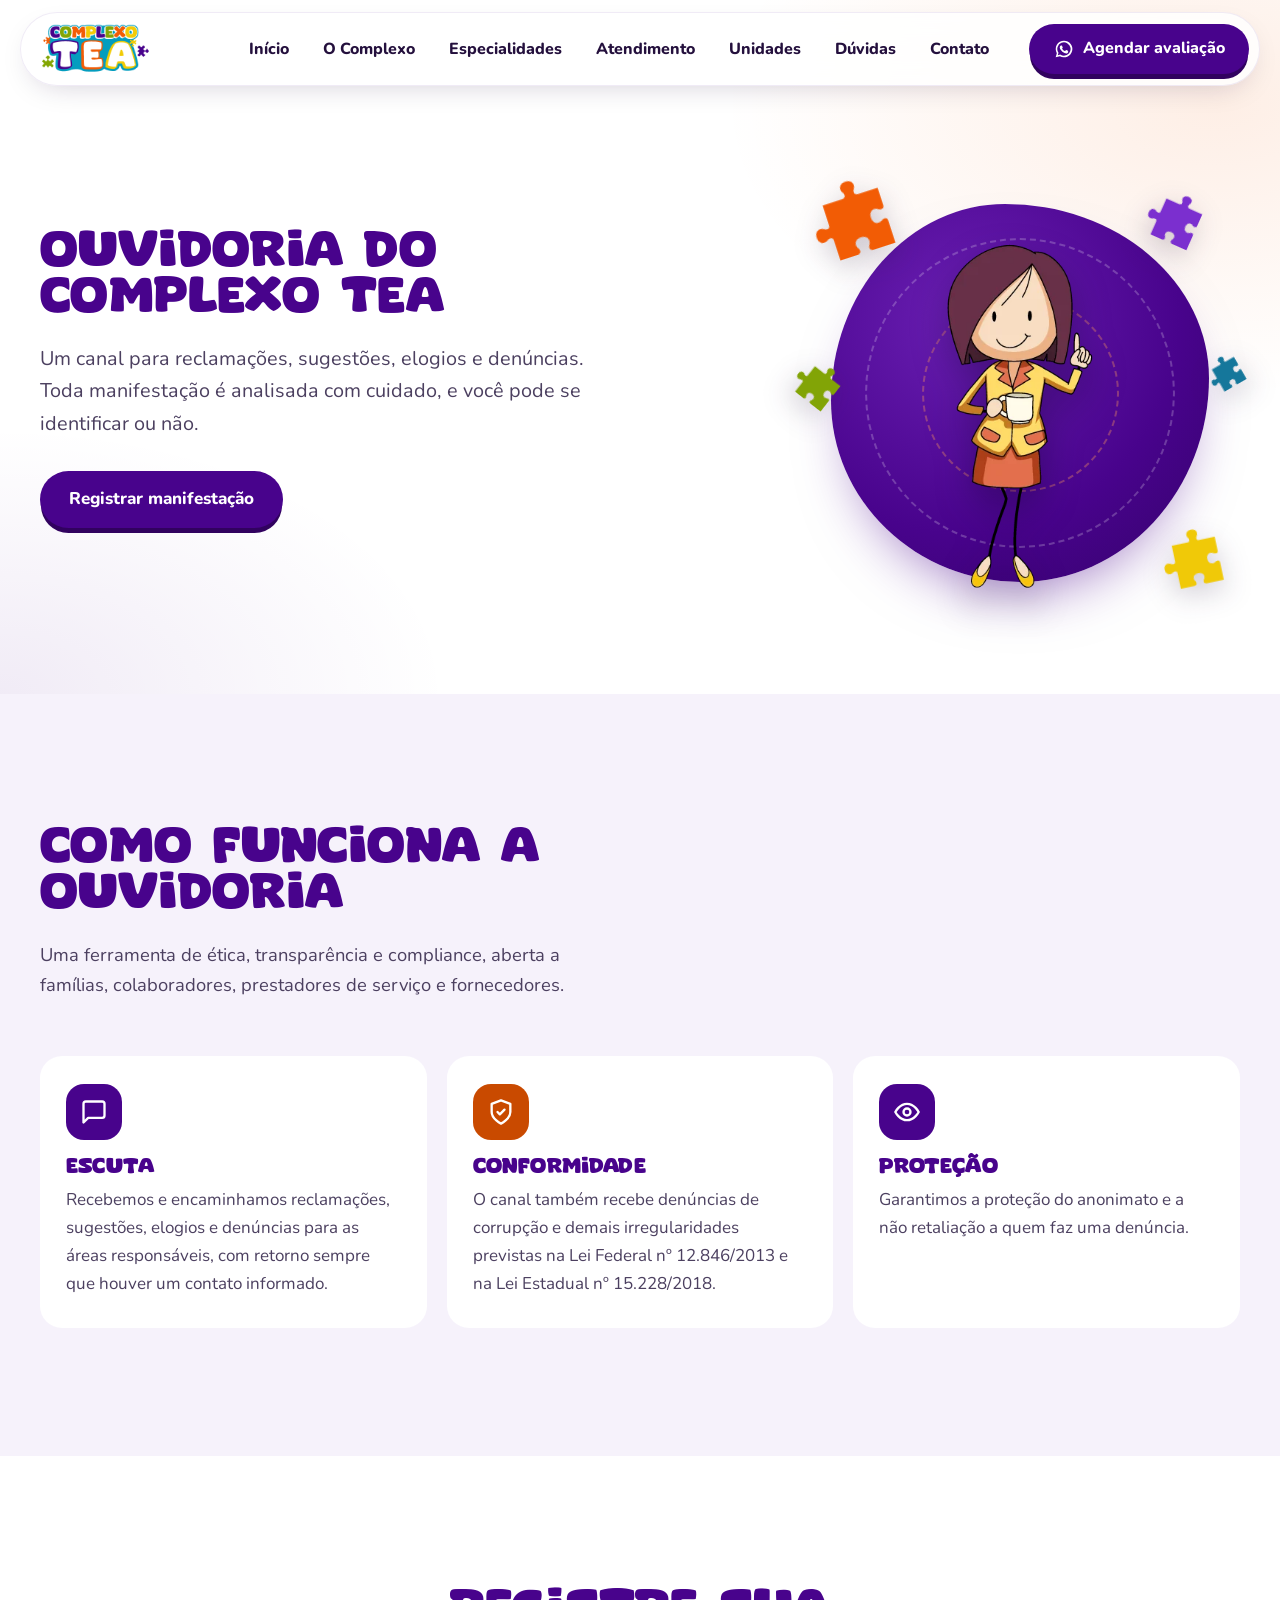
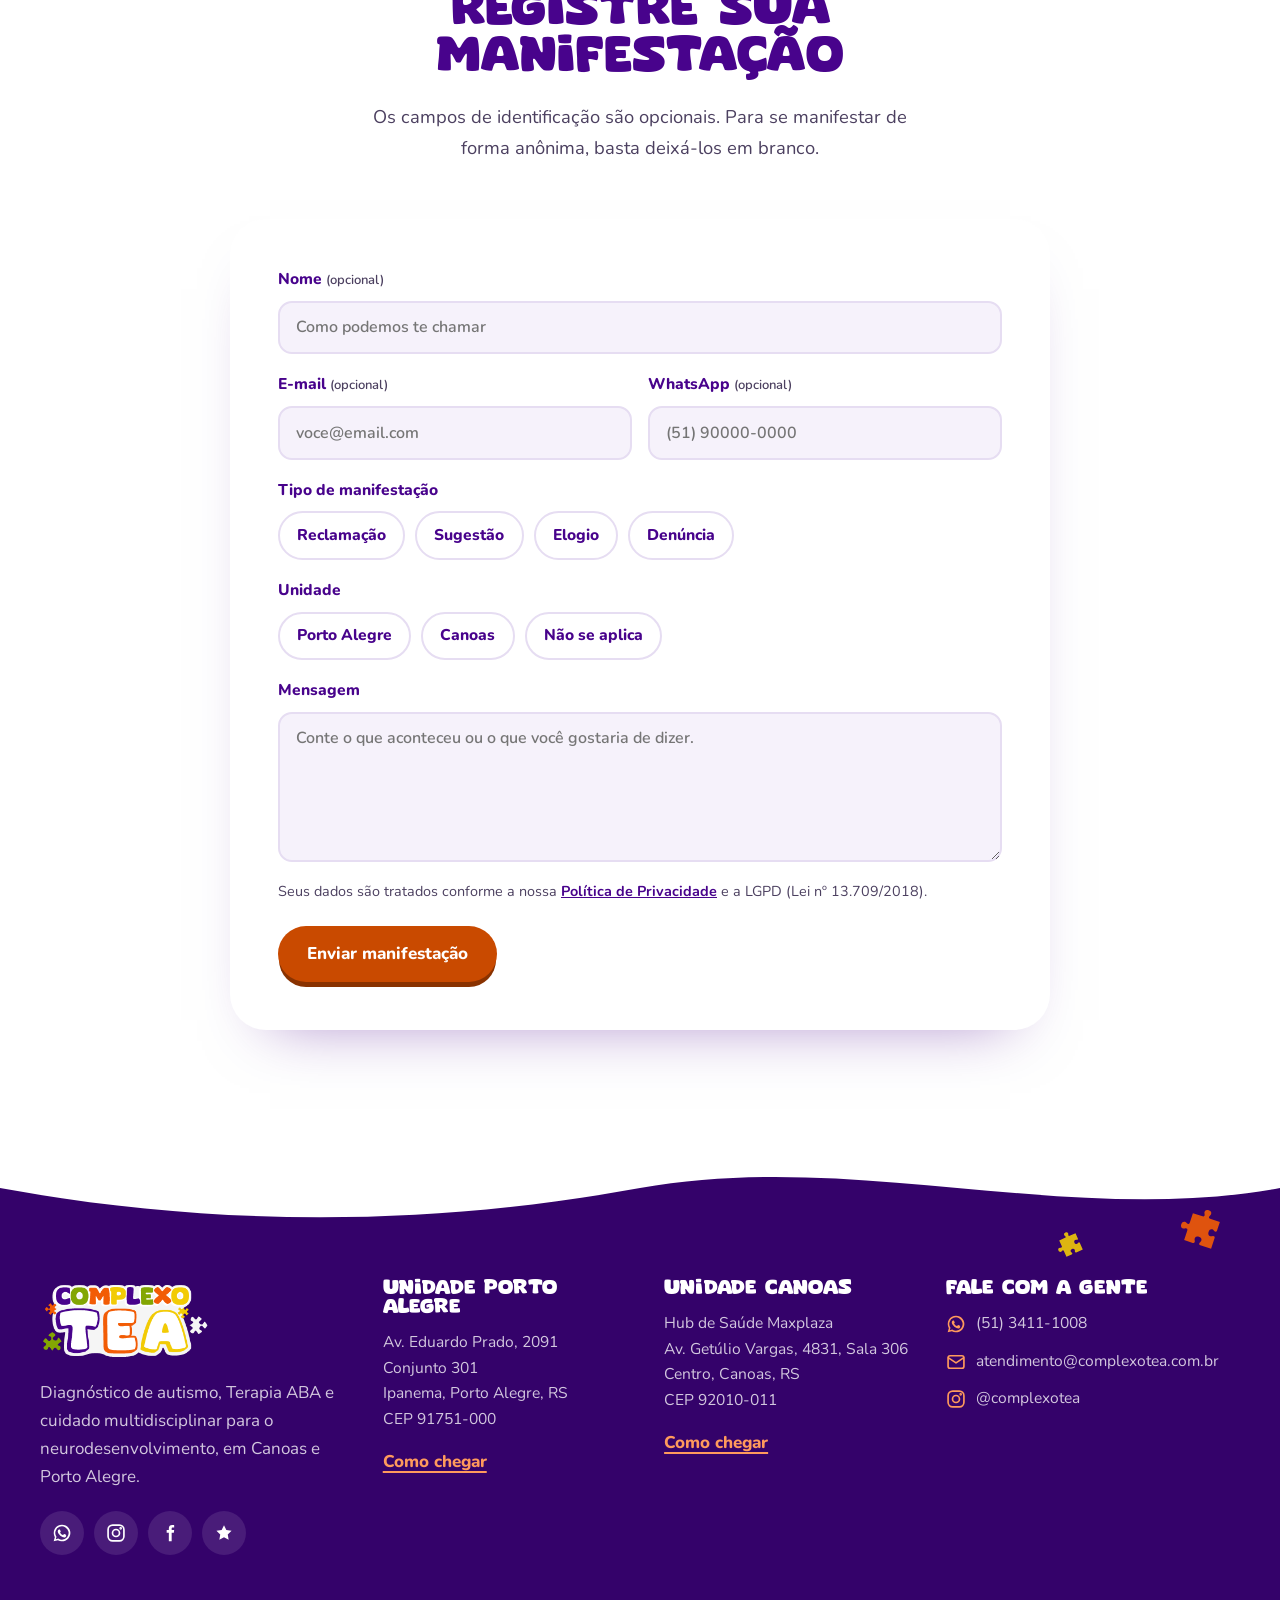
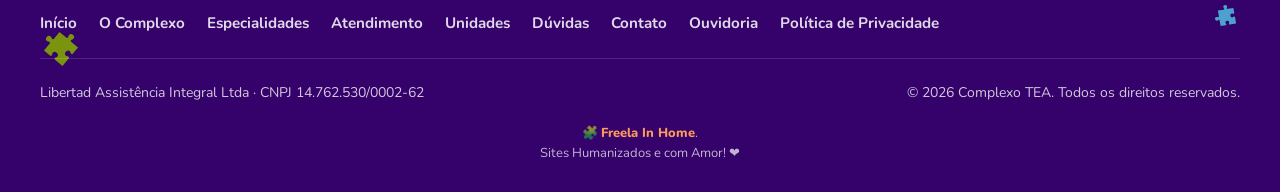
<file: ouvidoria/index.html>
<!DOCTYPE html>
<html lang="pt-BR">
<head>
  <meta charset="UTF-8" />
  <meta name="viewport" content="width=device-width, initial-scale=1.0" />
  <title>Ouvidoria · Reclamações, Sugestões, Elogios e Denúncias | Complexo TEA</title>
  <meta name="description" content="Canal de Ouvidoria do Complexo TEA para reclamações, sugestões, elogios e denúncias, com proteção do anonimato e não retaliação." />
  <!-- SEO:START -->
  <!-- PREVIEW: o workflow de produção troca para "index, follow" -->
  <meta name="robots" content="noindex, nofollow" />
  <link rel="canonical" href="https://complexotea.com.br/ouvidoria/" />
  <meta property="og:locale" content="pt_BR" />
  <meta property="og:site_name" content="Complexo TEA" />
  <meta property="og:type" content="website" />
  <meta property="og:title" content="Ouvidoria · Reclamações, Sugestões, Elogios e Denúncias | Complexo TEA" />
  <meta property="og:description" content="Canal de Ouvidoria do Complexo TEA para reclamações, sugestões, elogios e denúncias, com proteção do anonimato e não retaliação." />
  <meta property="og:url" content="https://complexotea.com.br/ouvidoria/" />
  <meta property="og:image" content="https://complexotea.com.br/assets/img/poa/recepcao.webp" />
  <meta name="twitter:card" content="summary_large_image" />
  <script type="application/ld+json">{"@context":"https://schema.org","@graph":[{"@type":"WebPage","@id":"https://complexotea.com.br/ouvidoria/","url":"https://complexotea.com.br/ouvidoria/","name":"Ouvidoria · Reclamações, Sugestões, Elogios e Denúncias | Complexo TEA","description":"Canal de Ouvidoria do Complexo TEA para reclamações, sugestões, elogios e denúncias, com proteção do anonimato e não retaliação.","inLanguage":"pt-BR","isPartOf":{"@id":"https://complexotea.com.br/#site"},"about":{"@id":"https://complexotea.com.br/#organizacao"}},{"@type":"BreadcrumbList","itemListElement":[{"@type":"ListItem","position":1,"name":"Início","item":"https://complexotea.com.br/"},{"@type":"ListItem","position":2,"name":"Ouvidoria","item":"https://complexotea.com.br/ouvidoria/"}]}]}</script>
  <meta name="theme-color" content="#48038C" />
  <!-- SEO:END -->
  <link rel="icon" type="image/png" href="../assets/img/marca/favicon.png" />
  <link rel="apple-touch-icon" href="../assets/img/marca/favicon.png" />
  <link rel="preconnect" href="https://fonts.googleapis.com" />
  <link rel="preconnect" href="https://fonts.gstatic.com" crossorigin />
  <link href="https://fonts.googleapis.com/css2?family=Nunito:wght@400;600;700;800&display=swap" rel="stylesheet" />
  <link rel="preload" as="font" type="font/woff2" href="../assets/fonts/super-comic.woff2" crossorigin />
  <link rel="stylesheet" href="../assets/css/main.css" />
</head>
<body data-pagina="ouvidoria">

  <!-- PARTIAL:topo -->
  <!-- Sprite: peça de quebra-cabeça da marca + ícones -->
  <svg width="0" height="0" style="position:absolute" aria-hidden="true" focusable="false">
    <symbol id="peca" viewBox="0 0 24 24"><path d="M5.7 5.7 L10.24 5.7 C10.99 5.7 11.12 5.07 10.74 4.44 C10.11 3.56 10.49 2.3 12 2.3 C13.51 2.3 13.89 3.56 13.26 4.44 C12.88 5.07 13.01 5.7 13.76 5.7 L18.3 5.7 L18.3 9.73 C18.3 10.49 17.67 10.61 17.04 10.24 C16.16 9.61 14.9 9.98 14.9 11.5 C14.9 13.01 16.16 13.39 17.04 12.76 C17.67 12.38 18.3 12.5 18.3 13.26 L18.3 18.3 L13.26 18.3 C12.5 18.3 12.38 17.67 12.76 17.04 C13.39 16.16 13.01 14.9 11.5 14.9 C9.98 14.9 9.61 16.16 10.24 17.04 C10.61 17.67 10.49 18.3 9.73 18.3 L5.7 18.3 L5.7 13.76 C5.7 13.01 5.07 12.88 4.44 13.26 C3.56 13.89 2.3 13.51 2.3 12 C2.3 10.49 3.56 10.11 4.44 10.74 C5.07 11.12 5.7 10.99 5.7 10.24 L5.7 5.7Z"/></symbol>
    <symbol id="ic-whats" viewBox="0 0 24 24"><path fill="currentColor" d="M12 2a10 10 0 0 0-8.6 15l-1.4 5 5.1-1.3A10 10 0 1 0 12 2zm0 18a8 8 0 0 1-4.1-1.1l-.3-.2-3 .8.8-2.9-.2-.3A8 8 0 1 1 12 20zm4.6-6c-.2-.1-1.5-.7-1.7-.8s-.4-.1-.6.1-.6.8-.8 1-.3.2-.5.1a6.5 6.5 0 0 1-3.2-2.8c-.2-.4.2-.4.6-1.2a.4.4 0 0 0 0-.4l-.8-1.9c-.2-.5-.4-.4-.6-.4h-.5a1 1 0 0 0-.7.3 3 3 0 0 0-.9 2.2 5.2 5.2 0 0 0 1.1 2.7 11.9 11.9 0 0 0 4.6 4c2 .8 2 .5 2.4.5a2.7 2.7 0 0 0 1.8-1.3 2.2 2.2 0 0 0 .2-1.3c-.1-.1-.3-.2-.5-.3z"/></symbol>
    <symbol id="ic-insta" viewBox="0 0 24 24"><g fill="none" stroke="currentColor" stroke-width="2" stroke-linecap="round"><rect x="2.5" y="2.5" width="19" height="19" rx="5.5"/><circle cx="12" cy="12" r="4.2"/><circle cx="17.6" cy="6.4" r=".6" fill="currentColor"/></g></symbol>
    <symbol id="ic-face" viewBox="0 0 24 24"><path fill="currentColor" d="M14 8.5V6.8c0-.8.2-1.3 1.4-1.3H17V2.6c-.3 0-1.3-.1-2.4-.1-2.4 0-4 1.4-4 4.1v1.9H8v3.2h2.6V22H14v-10.3h2.6l.4-3.2H14z"/></symbol>
    <symbol id="ic-pin" viewBox="0 0 24 24"><g fill="none" stroke="currentColor" stroke-width="2" stroke-linecap="round" stroke-linejoin="round"><path d="M12 21s-7-6.2-7-11.5a7 7 0 0 1 14 0C19 14.8 12 21 12 21z"/><circle cx="12" cy="9.5" r="2.5"/></g></symbol>
    <symbol id="ic-mail" viewBox="0 0 24 24"><g fill="none" stroke="currentColor" stroke-width="2" stroke-linecap="round" stroke-linejoin="round"><rect x="2.5" y="4.5" width="19" height="15" rx="2.5"/><path d="m3 7 9 6 9-6"/></g></symbol>
    <symbol id="ic-phone" viewBox="0 0 24 24"><path fill="none" stroke="currentColor" stroke-width="2" stroke-linecap="round" stroke-linejoin="round" d="M21 16.4v2.8a1.9 1.9 0 0 1-2 1.9 18.6 18.6 0 0 1-8.1-2.9 18.3 18.3 0 0 1-5.6-5.6A18.6 18.6 0 0 1 2.4 4.5 1.9 1.9 0 0 1 4.3 2.4h2.8a1.9 1.9 0 0 1 1.9 1.6c.1.9.3 1.8.7 2.6a1.9 1.9 0 0 1-.4 2L8 9.8a15 15 0 0 0 5.6 5.6l1.2-1.2a1.9 1.9 0 0 1 2-.4c.8.3 1.7.6 2.6.7a1.9 1.9 0 0 1 1.6 1.9z"/></symbol>
    <symbol id="ic-star" viewBox="0 0 24 24"><path fill="currentColor" d="m12 2.8 2.8 5.7 6.3.9-4.6 4.4 1.1 6.3L12 17.1l-5.6 3 1.1-6.3L2.9 9.4l6.3-.9z"/></symbol>
    <symbol id="ic-seta" viewBox="0 0 24 24"><path fill="none" stroke="currentColor" stroke-width="2.5" stroke-linecap="round" stroke-linejoin="round" d="m9 5 7 7-7 7"/></symbol>
    <symbol id="ic-play" viewBox="0 0 24 24"><path fill="currentColor" d="M8 5.5v13a1 1 0 0 0 1.5.9l10.2-6.5a1 1 0 0 0 0-1.8L9.5 4.6A1 1 0 0 0 8 5.5z"/></symbol>
    <symbol id="ic-som" viewBox="0 0 24 24"><g fill="none" stroke="currentColor" stroke-width="2" stroke-linecap="round" stroke-linejoin="round"><path d="M11 5 6 9H3v6h3l5 4z"/><path d="M15.5 8.5a5 5 0 0 1 0 7M18.5 5.5a9 9 0 0 1 0 13"/></g></symbol>
    <symbol id="ic-mudo" viewBox="0 0 24 24"><g fill="none" stroke="currentColor" stroke-width="2" stroke-linecap="round" stroke-linejoin="round"><path d="M11 5 6 9H3v6h3l5 4z"/><path d="m22 9-6 6M16 9l6 6"/></g></symbol>
    <symbol id="ic-check" viewBox="0 0 24 24"><path fill="none" stroke="currentColor" stroke-width="2.5" stroke-linecap="round" stroke-linejoin="round" d="m5 12.5 4.5 4.5L19 7.5"/></symbol>
    <symbol id="ic-escudo" viewBox="0 0 24 24"><g fill="none" stroke="currentColor" stroke-width="2" stroke-linecap="round" stroke-linejoin="round"><path d="M12 22s8-4 8-10V5l-8-3-8 3v7c0 6 8 10 8 10z"/><path d="m9 12 2 2 4-4"/></g></symbol>
    <symbol id="ic-chat" viewBox="0 0 24 24"><path fill="none" stroke="currentColor" stroke-width="2" stroke-linecap="round" stroke-linejoin="round" d="M21 15a2 2 0 0 1-2 2H7l-4 4V5a2 2 0 0 1 2-2h14a2 2 0 0 1 2 2z"/></symbol>
    <symbol id="ic-olho" viewBox="0 0 24 24"><g fill="none" stroke="currentColor" stroke-width="2" stroke-linecap="round" stroke-linejoin="round"><path d="M2 12s3.6-7 10-7 10 7 10 7-3.6 7-10 7S2 12 2 12z"/><circle cx="12" cy="12" r="3"/></g></symbol>
  </svg>

  <a class="skip" href="#conteudo">Pular para o conteúdo</a>

  <!-- ============================ NAV ============================ -->
  <header class="nav" data-nav>
    <div class="nav__bar">
      <a class="nav__brand" href="../" aria-label="Complexo TEA, início">
        <img src="../assets/img/marca/logo-site.png" alt="Complexo TEA" width="132" height="66" />
      </a>
      <nav class="nav__links" aria-label="Navegação principal" data-nav-links>
        <span class="nav__blob" aria-hidden="true" data-nav-blob></span>
        <a class="nav__link" href="../" data-pagina="inicio">Início</a>
        <a class="nav__link" href="../o-complexo/" data-pagina="o-complexo">O Complexo</a>
        <a class="nav__link" href="../especialidades/" data-pagina="especialidades">Especialidades</a>
        <a class="nav__link" href="../atendimento/" data-pagina="atendimento">Atendimento</a>
        <a class="nav__link" href="../unidades/" data-pagina="unidades">Unidades</a>
        <a class="nav__link" href="../duvidas/" data-pagina="duvidas">Dúvidas</a>
        <a class="nav__link" href="../contato/" data-pagina="contato">Contato</a>
      </nav>
      <a class="btn btn--roxo nav__cta" href="https://wa.me/555134111008?text=Ol%C3%A1!%20Vim%20pelo%20site%20do%20Complexo%20TEA%20e%20gostaria%20de%20agendar%20uma%20avalia%C3%A7%C3%A3o." target="_blank" rel="noopener"><svg class="btn__ic" aria-hidden="true"><use href="#ic-whats"/></svg>Agendar avaliação</a>
      <button class="nav__burger" type="button" aria-label="Abrir menu" aria-expanded="false" aria-controls="menu-mobile" data-burger>
        <span></span><span></span><span></span>
      </button>
    </div>
  </header>

  <!-- Menu mobile -->
  <div class="menu" id="menu-mobile" data-menu hidden>
    <div class="menu__pecas" aria-hidden="true">
      <svg class="menu__peca menu__peca--1"><use href="#peca"/></svg>
      <svg class="menu__peca menu__peca--2"><use href="#peca"/></svg>
      <svg class="menu__peca menu__peca--3"><use href="#peca"/></svg>
    </div>
    <nav class="menu__links" aria-label="Menu">
      <a class="menu__link" href="../" style="--i:0" data-cor="roxo" data-pagina="inicio">Início</a>
      <a class="menu__link" href="../o-complexo/" style="--i:1" data-cor="laranja" data-pagina="o-complexo">O Complexo</a>
      <a class="menu__link" href="../especialidades/" style="--i:2" data-cor="verde" data-pagina="especialidades">Especialidades</a>
      <a class="menu__link" href="../atendimento/" style="--i:3" data-cor="azul" data-pagina="atendimento">Atendimento</a>
      <a class="menu__link" href="../unidades/" style="--i:4" data-cor="amarelo" data-pagina="unidades">Unidades</a>
      <a class="menu__link" href="../duvidas/" style="--i:5" data-cor="laranja" data-pagina="duvidas">Dúvidas</a>
      <a class="menu__link" href="../contato/" style="--i:6" data-cor="verde" data-pagina="contato">Contato</a>
    </nav>
    <div class="menu__foot" style="--i:7">
      <a class="btn btn--laranja btn--full" href="https://wa.me/555134111008?text=Ol%C3%A1!%20Vim%20pelo%20site%20do%20Complexo%20TEA%20e%20gostaria%20de%20agendar%20uma%20avalia%C3%A7%C3%A3o." target="_blank" rel="noopener"><svg class="btn__ic" aria-hidden="true"><use href="#ic-whats"/></svg>Agendar avaliação</a>
      <a class="menu__contato" href="tel:+555134111008"><svg aria-hidden="true"><use href="#ic-phone"/></svg>(51) 3411-1008</a>
      <a class="menu__contato" href="https://www.instagram.com/complexotea" target="_blank" rel="noopener"><svg aria-hidden="true"><use href="#ic-insta"/></svg>@complexotea</a>
    </div>
  </div>
  <!-- /PARTIAL:topo -->

  <main id="conteudo">

    <!-- ============================ TOPO ============================ -->
    <section class="hero hero--pagina" aria-labelledby="titulo-pagina">
      <div class="container hero__inner">
        <div class="hero__copy">
          <h1 class="hero__titulo entra" id="titulo-pagina" style="--d:.15s">Ouvidoria do Complexo TEA</h1>
          <p class="hero__lede entra" style="--d:.3s">Um canal para reclamações, sugestões, elogios e denúncias. Toda manifestação é analisada com cuidado, e você pode se identificar ou não.</p>
          <div class="hero__acoes entra" style="--d:.45s"><a class="btn btn--roxo btn--lg" href="#manifestacao">Registrar manifestação</a></div>
        </div>
        <div class="hero__arte" aria-hidden="true">
          <div class="hero__disco">
            <span class="hero__anel hero__anel--1"></span>
            <span class="hero__anel hero__anel--2"></span>
          </div>
          <img class="hero__kids" src="../assets/img/ilustra/recorte/ouvidoria.webp" alt="" width="209" height="478" fetchpriority="high" />
          <svg class="hpeca hpeca--laranja"><use href="#peca"/></svg>
          <svg class="hpeca hpeca--roxo"><use href="#peca"/></svg>
          <svg class="hpeca hpeca--amarelo"><use href="#peca"/></svg>
          <svg class="hpeca hpeca--verde"><use href="#peca"/></svg>
          <svg class="hpeca hpeca--azul"><use href="#peca"/></svg>
        </div>
      </div>
    </section>

    <section class="sec sec--papel" aria-labelledby="como-ouv">
      <div class="container">
        <div class="cabeca">
          <h2 class="titulo revela" id="como-ouv">Como funciona a Ouvidoria</h2>
          <p class="cabeca__lede revela">Uma ferramenta de ética, transparência e compliance, aberta a famílias, colaboradores, prestadores de serviço e fornecedores.</p>
        </div>
        <div class="cards">
          <article class="card revela" style="--d:0s"><span class="card__ic" aria-hidden="true"><svg><use href="#ic-chat"/></svg></span><h3>Escuta</h3><p>Recebemos e encaminhamos reclamações, sugestões, elogios e denúncias para as áreas responsáveis, com retorno sempre que houver um contato informado.</p></article>
          <article class="card revela" style="--d:0.08s"><span class="card__ic card__ic--laranja" aria-hidden="true"><svg><use href="#ic-escudo"/></svg></span><h3>Conformidade</h3><p>O canal também recebe denúncias de corrupção e demais irregularidades previstas na Lei Federal nº 12.846/2013 e na Lei Estadual nº 15.228/2018.</p></article>
          <article class="card revela" style="--d:0.16s"><span class="card__ic" aria-hidden="true"><svg><use href="#ic-olho"/></svg></span><h3>Proteção</h3><p>Garantimos a proteção do anonimato e a não retaliação a quem faz uma denúncia.</p></article>
        </div>
      </div>
    </section>

    <section class="sec" id="manifestacao" aria-labelledby="form-titulo" style="scroll-margin-top:calc(var(--nav-h) + 10px)">
      <div class="container" style="max-width:820px">
        <div class="cabeca cabeca--centro">
          <h2 class="titulo revela" id="form-titulo">Registre sua manifestação</h2>
          <p class="cabeca__lede revela">Os campos de identificação são opcionais. Para se manifestar de forma anônima, basta deixá-los em branco.</p>
        </div>
        <form class="form revela" action="https://formsubmit.co/atendimento@complexotea.com.br" method="POST" data-form>
          <div data-form-corpo>
            <input type="hidden" name="_subject" value="Nova manifestação na Ouvidoria do site" />
            <input type="hidden" name="_template" value="table" />
            <input type="hidden" name="_captcha" value="false" />
            <input type="hidden" name="_next" value="" data-form-next />
            <input type="text" name="_honey" style="display:none" tabindex="-1" autocomplete="off" aria-hidden="true" />
            <div class="campo"><label for="ouv-nome">Nome <small>(opcional)</small></label><input id="ouv-nome" name="nome" type="text" autocomplete="name" placeholder="Como podemos te chamar" /></div>
            <div class="campos-2">
              <div class="campo"><label for="ouv-email">E-mail <small>(opcional)</small></label><input id="ouv-email" name="email" type="email" autocomplete="email" placeholder="voce@email.com" /></div>
              <div class="campo"><label for="ouv-wpp">WhatsApp <small>(opcional)</small></label><input id="ouv-wpp" name="whatsapp" type="tel" autocomplete="tel" placeholder="(51) 90000-0000" /></div>
            </div>
            <div class="campo" role="radiogroup" aria-labelledby="ouv-tipo"><span class="campo__label" id="ouv-tipo">Tipo de manifestação</span>
              <div class="opcoes">
                <label class="opcao"><input type="radio" name="tipo" value="Reclamação" required /><span>Reclamação</span></label>
                <label class="opcao"><input type="radio" name="tipo" value="Sugestão" /><span>Sugestão</span></label>
                <label class="opcao"><input type="radio" name="tipo" value="Elogio" /><span>Elogio</span></label>
                <label class="opcao"><input type="radio" name="tipo" value="Denúncia" /><span>Denúncia</span></label>
              </div>
            </div>
            <div class="campo" role="radiogroup" aria-labelledby="ouv-unidade"><span class="campo__label" id="ouv-unidade">Unidade</span>
              <div class="opcoes">
                <label class="opcao"><input type="radio" name="unidade" value="Porto Alegre" /><span>Porto Alegre</span></label>
                <label class="opcao"><input type="radio" name="unidade" value="Canoas" /><span>Canoas</span></label>
                <label class="opcao"><input type="radio" name="unidade" value="Não se aplica" /><span>Não se aplica</span></label>
              </div>
            </div>
            <div class="campo"><label for="ouv-msg">Mensagem</label><textarea id="ouv-msg" name="mensagem" required placeholder="Conte o que aconteceu ou o que você gostaria de dizer."></textarea></div>
            <p class="form__nota">Seus dados são tratados conforme a nossa <a href="../politica-de-privacidade/">Política de Privacidade</a> e a LGPD (Lei nº 13.709/2018).</p>
            <button class="btn btn--laranja btn--lg" type="submit">Enviar manifestação</button>
          </div>
          <div class="form__ok" data-form-ok>
            <img src="../assets/img/ilustra/sobre6.webp" alt="" width="500" height="500" />
            <h3>Recebemos sua manifestação</h3>
            <p>Obrigado por nos ajudar a melhorar. Cada mensagem é lida com cuidado e respeito.</p>
          </div>
        </form>
      </div>
    </section>

  </main>

  <!-- PARTIAL:rodape -->
  <!-- ============================ RODAPÉ ============================ -->
  <footer class="rodape">
    <svg class="rodape__onda" viewBox="0 0 1440 90" preserveAspectRatio="none" aria-hidden="true"><path d="M0 0 H1440 V40 C 1200 90 960 -10 720 40 S 240 90 0 40 Z"/></svg>
    <div class="rodape__pecas" aria-hidden="true">
      <svg class="rpeca rpeca--1"><use href="#peca"/></svg>
      <svg class="rpeca rpeca--2"><use href="#peca"/></svg>
      <svg class="rpeca rpeca--3"><use href="#peca"/></svg>
      <svg class="rpeca rpeca--4"><use href="#peca"/></svg>
    </div>
    <div class="container rodape__grid">
      <div class="rodape__marca">
        <img src="../assets/img/marca/logo-branco.png" alt="Complexo TEA" width="180" height="90" loading="lazy" />
        <p>Diagnóstico de autismo, Terapia ABA e cuidado multidisciplinar para o neurodesenvolvimento, em Canoas e Porto Alegre.</p>
        <ul class="rodape__redes">
          <li><a href="https://wa.me/555134111008" target="_blank" rel="noopener" aria-label="WhatsApp"><svg aria-hidden="true"><use href="#ic-whats"/></svg></a></li>
          <li><a href="https://www.instagram.com/complexotea" target="_blank" rel="noopener" aria-label="Instagram"><svg aria-hidden="true"><use href="#ic-insta"/></svg></a></li>
          <li><a href="https://www.facebook.com/profile.php?id=61562013670025" target="_blank" rel="noopener" aria-label="Facebook"><svg aria-hidden="true"><use href="#ic-face"/></svg></a></li>
          <li><a href="https://g.page/r/CZstcnzuMHAEEBM/review" target="_blank" rel="noopener" aria-label="Avaliar no Google"><svg aria-hidden="true"><use href="#ic-star"/></svg></a></li>
        </ul>
      </div>
      <div class="rodape__col">
        <h2 class="rodape__tit">Unidade Porto Alegre</h2>
        <p>Av. Eduardo Prado, 2091<br />Conjunto 301<br />Ipanema, Porto Alegre, RS<br />CEP 91751-000</p>
        <a class="rodape__link" href="https://www.google.com/maps/search/?api=1&amp;query=Complexo+TEA+Av.+Eduardo+Prado+2091+Porto+Alegre" target="_blank" rel="noopener">Como chegar</a>
      </div>
      <div class="rodape__col">
        <h2 class="rodape__tit">Unidade Canoas</h2>
        <p>Hub de Saúde Maxplaza<br />Av. Getúlio Vargas, 4831, Sala 306<br />Centro, Canoas, RS<br />CEP 92010-011</p>
        <a class="rodape__link" href="https://www.google.com/maps/search/?api=1&amp;query=Complexo+TEA+Av.+Get%C3%BAlio+Vargas+4831+Canoas" target="_blank" rel="noopener">Como chegar</a>
      </div>
      <div class="rodape__col">
        <h2 class="rodape__tit">Fale com a gente</h2>
        <a class="rodape__contato" href="https://wa.me/555134111008" target="_blank" rel="noopener"><svg aria-hidden="true"><use href="#ic-whats"/></svg>(51) 3411-1008</a>
        <a class="rodape__contato" href="mailto:atendimento@complexotea.com.br"><svg aria-hidden="true"><use href="#ic-mail"/></svg>atendimento@complexotea.com.br</a>
        <a class="rodape__contato" href="https://www.instagram.com/complexotea" target="_blank" rel="noopener"><svg aria-hidden="true"><use href="#ic-insta"/></svg>@complexotea</a>
      </div>
    </div>
    <nav class="container rodape__nav" aria-label="Páginas do site">
      <a href="../">Início</a>
      <a href="../o-complexo/">O Complexo</a>
      <a href="../especialidades/">Especialidades</a>
      <a href="../atendimento/">Atendimento</a>
      <a href="../unidades/">Unidades</a>
      <a href="../duvidas/">Dúvidas</a>
      <a href="../contato/">Contato</a>
      <a href="../ouvidoria/">Ouvidoria</a>
      <a href="../politica-de-privacidade/">Política de Privacidade</a>
    </nav>
    <div class="container rodape__base">
      <p>Libertad Assistência Integral Ltda · CNPJ 14.762.530/0002-62</p>
      <p>© <span data-ano>2026</span> Complexo TEA. Todos os direitos reservados.</p>
      <p class="rodape__credito">🧩 <a href="https://www.freelainhome.com.br/" target="_blank" rel="noopener">Freela In Home</a>.<br>Sites Humanizados e com Amor! ❤️</p>
    </div>
  </footer>

  <a class="wa-flutuante" href="https://wa.me/555134111008?text=Ol%C3%A1!%20Vim%20pelo%20site%20do%20Complexo%20TEA%20e%20gostaria%20de%20agendar%20uma%20avalia%C3%A7%C3%A3o." target="_blank" rel="noopener" aria-label="Falar no WhatsApp"><svg aria-hidden="true"><use href="#ic-whats"/></svg></a>

  <script src="../assets/js/main.js" defer></script>
  <!-- /PARTIAL:rodape -->
</body>
</html>
</file>
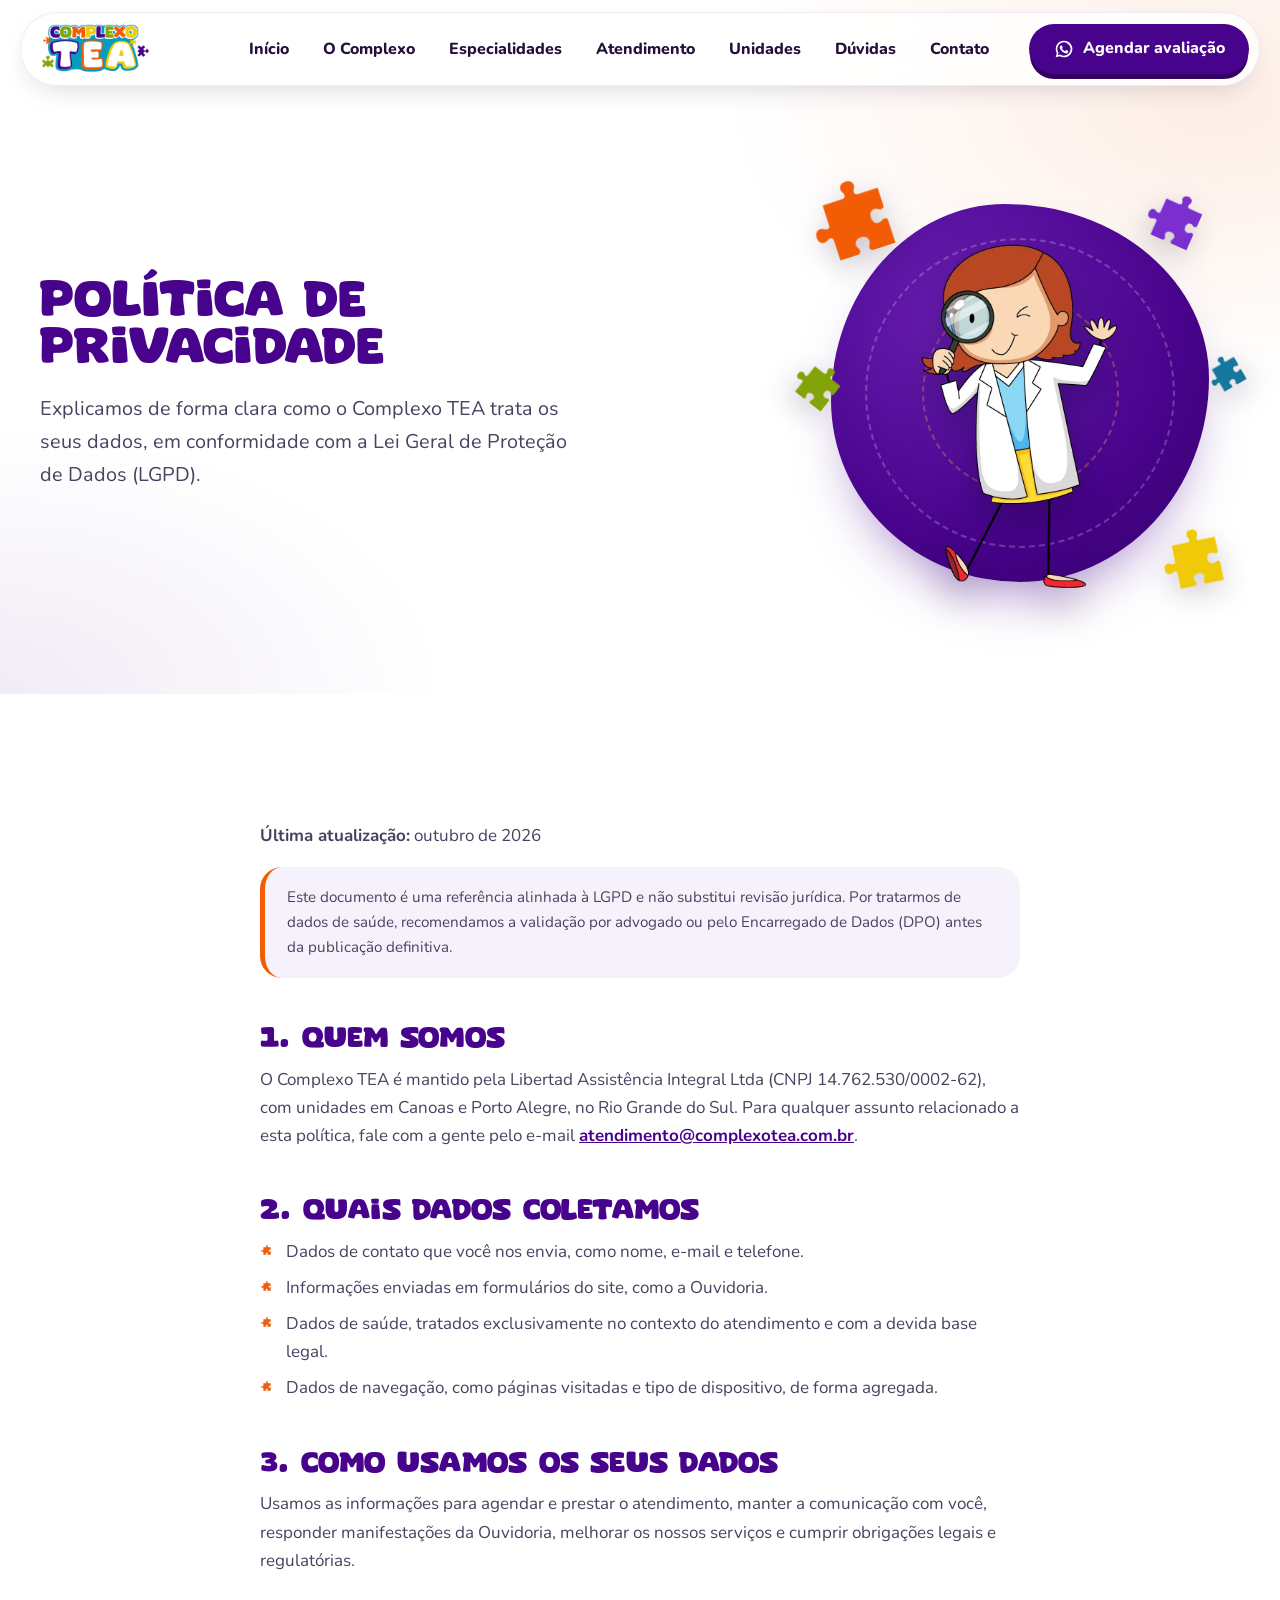
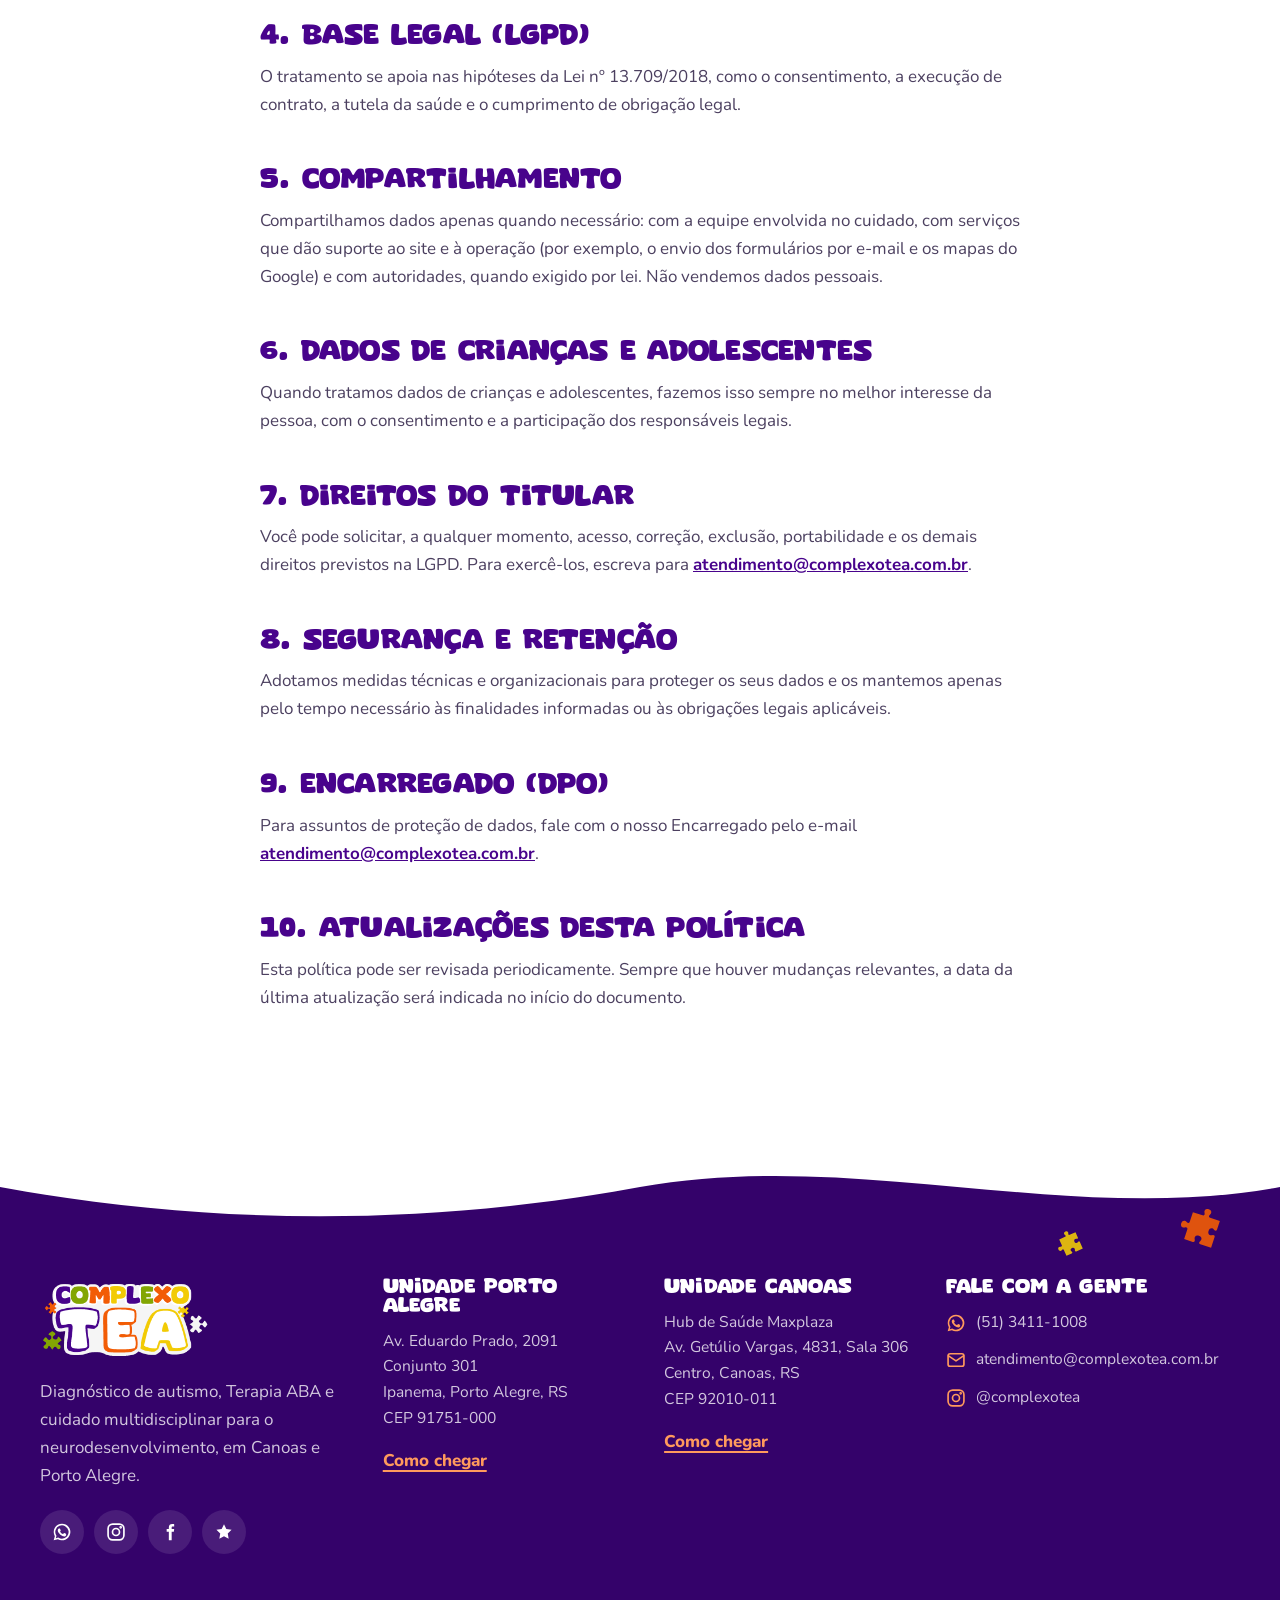
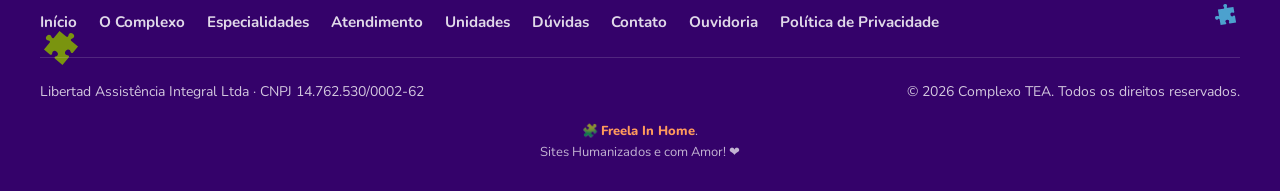
<file: politica-de-privacidade/index.html>
<!DOCTYPE html>
<html lang="pt-BR">
<head>
  <meta charset="UTF-8" />
  <meta name="viewport" content="width=device-width, initial-scale=1.0" />
  <title>Política de Privacidade | Complexo TEA</title>
  <meta name="description" content="Como o Complexo TEA trata os seus dados pessoais, em conformidade com a LGPD: dados coletados, finalidades, compartilhamento e direitos do titular." />
  <!-- SEO:START -->
  <!-- PREVIEW: o workflow de produção troca para "index, follow" -->
  <meta name="robots" content="noindex, nofollow" />
  <link rel="canonical" href="https://complexotea.com.br/politica-de-privacidade/" />
  <meta property="og:locale" content="pt_BR" />
  <meta property="og:site_name" content="Complexo TEA" />
  <meta property="og:type" content="website" />
  <meta property="og:title" content="Política de Privacidade | Complexo TEA" />
  <meta property="og:description" content="Como o Complexo TEA trata os seus dados pessoais, em conformidade com a LGPD: dados coletados, finalidades, compartilhamento e direitos do titular." />
  <meta property="og:url" content="https://complexotea.com.br/politica-de-privacidade/" />
  <meta property="og:image" content="https://complexotea.com.br/assets/img/poa/recepcao.webp" />
  <meta name="twitter:card" content="summary_large_image" />
  <script type="application/ld+json">{"@context":"https://schema.org","@graph":[{"@type":"WebPage","@id":"https://complexotea.com.br/politica-de-privacidade/","url":"https://complexotea.com.br/politica-de-privacidade/","name":"Política de Privacidade | Complexo TEA","description":"Como o Complexo TEA trata os seus dados pessoais, em conformidade com a LGPD: dados coletados, finalidades, compartilhamento e direitos do titular.","inLanguage":"pt-BR","isPartOf":{"@id":"https://complexotea.com.br/#site"},"about":{"@id":"https://complexotea.com.br/#organizacao"}},{"@type":"BreadcrumbList","itemListElement":[{"@type":"ListItem","position":1,"name":"Início","item":"https://complexotea.com.br/"},{"@type":"ListItem","position":2,"name":"Política de Privacidade","item":"https://complexotea.com.br/politica-de-privacidade/"}]}]}</script>
  <meta name="theme-color" content="#48038C" />
  <!-- SEO:END -->
  <link rel="icon" type="image/png" href="../assets/img/marca/favicon.png" />
  <link rel="apple-touch-icon" href="../assets/img/marca/favicon.png" />
  <link rel="preconnect" href="https://fonts.googleapis.com" />
  <link rel="preconnect" href="https://fonts.gstatic.com" crossorigin />
  <link href="https://fonts.googleapis.com/css2?family=Nunito:wght@400;600;700;800&display=swap" rel="stylesheet" />
  <link rel="preload" as="font" type="font/woff2" href="../assets/fonts/super-comic.woff2" crossorigin />
  <link rel="stylesheet" href="../assets/css/main.css" />
</head>
<body data-pagina="politica-de-privacidade">

  <!-- PARTIAL:topo -->
  <!-- Sprite: peça de quebra-cabeça da marca + ícones -->
  <svg width="0" height="0" style="position:absolute" aria-hidden="true" focusable="false">
    <symbol id="peca" viewBox="0 0 24 24"><path d="M5.7 5.7 L10.24 5.7 C10.99 5.7 11.12 5.07 10.74 4.44 C10.11 3.56 10.49 2.3 12 2.3 C13.51 2.3 13.89 3.56 13.26 4.44 C12.88 5.07 13.01 5.7 13.76 5.7 L18.3 5.7 L18.3 9.73 C18.3 10.49 17.67 10.61 17.04 10.24 C16.16 9.61 14.9 9.98 14.9 11.5 C14.9 13.01 16.16 13.39 17.04 12.76 C17.67 12.38 18.3 12.5 18.3 13.26 L18.3 18.3 L13.26 18.3 C12.5 18.3 12.38 17.67 12.76 17.04 C13.39 16.16 13.01 14.9 11.5 14.9 C9.98 14.9 9.61 16.16 10.24 17.04 C10.61 17.67 10.49 18.3 9.73 18.3 L5.7 18.3 L5.7 13.76 C5.7 13.01 5.07 12.88 4.44 13.26 C3.56 13.89 2.3 13.51 2.3 12 C2.3 10.49 3.56 10.11 4.44 10.74 C5.07 11.12 5.7 10.99 5.7 10.24 L5.7 5.7Z"/></symbol>
    <symbol id="ic-whats" viewBox="0 0 24 24"><path fill="currentColor" d="M12 2a10 10 0 0 0-8.6 15l-1.4 5 5.1-1.3A10 10 0 1 0 12 2zm0 18a8 8 0 0 1-4.1-1.1l-.3-.2-3 .8.8-2.9-.2-.3A8 8 0 1 1 12 20zm4.6-6c-.2-.1-1.5-.7-1.7-.8s-.4-.1-.6.1-.6.8-.8 1-.3.2-.5.1a6.5 6.5 0 0 1-3.2-2.8c-.2-.4.2-.4.6-1.2a.4.4 0 0 0 0-.4l-.8-1.9c-.2-.5-.4-.4-.6-.4h-.5a1 1 0 0 0-.7.3 3 3 0 0 0-.9 2.2 5.2 5.2 0 0 0 1.1 2.7 11.9 11.9 0 0 0 4.6 4c2 .8 2 .5 2.4.5a2.7 2.7 0 0 0 1.8-1.3 2.2 2.2 0 0 0 .2-1.3c-.1-.1-.3-.2-.5-.3z"/></symbol>
    <symbol id="ic-insta" viewBox="0 0 24 24"><g fill="none" stroke="currentColor" stroke-width="2" stroke-linecap="round"><rect x="2.5" y="2.5" width="19" height="19" rx="5.5"/><circle cx="12" cy="12" r="4.2"/><circle cx="17.6" cy="6.4" r=".6" fill="currentColor"/></g></symbol>
    <symbol id="ic-face" viewBox="0 0 24 24"><path fill="currentColor" d="M14 8.5V6.8c0-.8.2-1.3 1.4-1.3H17V2.6c-.3 0-1.3-.1-2.4-.1-2.4 0-4 1.4-4 4.1v1.9H8v3.2h2.6V22H14v-10.3h2.6l.4-3.2H14z"/></symbol>
    <symbol id="ic-pin" viewBox="0 0 24 24"><g fill="none" stroke="currentColor" stroke-width="2" stroke-linecap="round" stroke-linejoin="round"><path d="M12 21s-7-6.2-7-11.5a7 7 0 0 1 14 0C19 14.8 12 21 12 21z"/><circle cx="12" cy="9.5" r="2.5"/></g></symbol>
    <symbol id="ic-mail" viewBox="0 0 24 24"><g fill="none" stroke="currentColor" stroke-width="2" stroke-linecap="round" stroke-linejoin="round"><rect x="2.5" y="4.5" width="19" height="15" rx="2.5"/><path d="m3 7 9 6 9-6"/></g></symbol>
    <symbol id="ic-phone" viewBox="0 0 24 24"><path fill="none" stroke="currentColor" stroke-width="2" stroke-linecap="round" stroke-linejoin="round" d="M21 16.4v2.8a1.9 1.9 0 0 1-2 1.9 18.6 18.6 0 0 1-8.1-2.9 18.3 18.3 0 0 1-5.6-5.6A18.6 18.6 0 0 1 2.4 4.5 1.9 1.9 0 0 1 4.3 2.4h2.8a1.9 1.9 0 0 1 1.9 1.6c.1.9.3 1.8.7 2.6a1.9 1.9 0 0 1-.4 2L8 9.8a15 15 0 0 0 5.6 5.6l1.2-1.2a1.9 1.9 0 0 1 2-.4c.8.3 1.7.6 2.6.7a1.9 1.9 0 0 1 1.6 1.9z"/></symbol>
    <symbol id="ic-star" viewBox="0 0 24 24"><path fill="currentColor" d="m12 2.8 2.8 5.7 6.3.9-4.6 4.4 1.1 6.3L12 17.1l-5.6 3 1.1-6.3L2.9 9.4l6.3-.9z"/></symbol>
    <symbol id="ic-seta" viewBox="0 0 24 24"><path fill="none" stroke="currentColor" stroke-width="2.5" stroke-linecap="round" stroke-linejoin="round" d="m9 5 7 7-7 7"/></symbol>
    <symbol id="ic-play" viewBox="0 0 24 24"><path fill="currentColor" d="M8 5.5v13a1 1 0 0 0 1.5.9l10.2-6.5a1 1 0 0 0 0-1.8L9.5 4.6A1 1 0 0 0 8 5.5z"/></symbol>
    <symbol id="ic-som" viewBox="0 0 24 24"><g fill="none" stroke="currentColor" stroke-width="2" stroke-linecap="round" stroke-linejoin="round"><path d="M11 5 6 9H3v6h3l5 4z"/><path d="M15.5 8.5a5 5 0 0 1 0 7M18.5 5.5a9 9 0 0 1 0 13"/></g></symbol>
    <symbol id="ic-mudo" viewBox="0 0 24 24"><g fill="none" stroke="currentColor" stroke-width="2" stroke-linecap="round" stroke-linejoin="round"><path d="M11 5 6 9H3v6h3l5 4z"/><path d="m22 9-6 6M16 9l6 6"/></g></symbol>
    <symbol id="ic-check" viewBox="0 0 24 24"><path fill="none" stroke="currentColor" stroke-width="2.5" stroke-linecap="round" stroke-linejoin="round" d="m5 12.5 4.5 4.5L19 7.5"/></symbol>
    <symbol id="ic-escudo" viewBox="0 0 24 24"><g fill="none" stroke="currentColor" stroke-width="2" stroke-linecap="round" stroke-linejoin="round"><path d="M12 22s8-4 8-10V5l-8-3-8 3v7c0 6 8 10 8 10z"/><path d="m9 12 2 2 4-4"/></g></symbol>
    <symbol id="ic-chat" viewBox="0 0 24 24"><path fill="none" stroke="currentColor" stroke-width="2" stroke-linecap="round" stroke-linejoin="round" d="M21 15a2 2 0 0 1-2 2H7l-4 4V5a2 2 0 0 1 2-2h14a2 2 0 0 1 2 2z"/></symbol>
    <symbol id="ic-olho" viewBox="0 0 24 24"><g fill="none" stroke="currentColor" stroke-width="2" stroke-linecap="round" stroke-linejoin="round"><path d="M2 12s3.6-7 10-7 10 7 10 7-3.6 7-10 7S2 12 2 12z"/><circle cx="12" cy="12" r="3"/></g></symbol>
  </svg>

  <a class="skip" href="#conteudo">Pular para o conteúdo</a>

  <!-- ============================ NAV ============================ -->
  <header class="nav" data-nav>
    <div class="nav__bar">
      <a class="nav__brand" href="../" aria-label="Complexo TEA, início">
        <img src="../assets/img/marca/logo-site.png" alt="Complexo TEA" width="132" height="66" />
      </a>
      <nav class="nav__links" aria-label="Navegação principal" data-nav-links>
        <span class="nav__blob" aria-hidden="true" data-nav-blob></span>
        <a class="nav__link" href="../" data-pagina="inicio">Início</a>
        <a class="nav__link" href="../o-complexo/" data-pagina="o-complexo">O Complexo</a>
        <a class="nav__link" href="../especialidades/" data-pagina="especialidades">Especialidades</a>
        <a class="nav__link" href="../atendimento/" data-pagina="atendimento">Atendimento</a>
        <a class="nav__link" href="../unidades/" data-pagina="unidades">Unidades</a>
        <a class="nav__link" href="../duvidas/" data-pagina="duvidas">Dúvidas</a>
        <a class="nav__link" href="../contato/" data-pagina="contato">Contato</a>
      </nav>
      <a class="btn btn--roxo nav__cta" href="https://wa.me/555134111008?text=Ol%C3%A1!%20Vim%20pelo%20site%20do%20Complexo%20TEA%20e%20gostaria%20de%20agendar%20uma%20avalia%C3%A7%C3%A3o." target="_blank" rel="noopener"><svg class="btn__ic" aria-hidden="true"><use href="#ic-whats"/></svg>Agendar avaliação</a>
      <button class="nav__burger" type="button" aria-label="Abrir menu" aria-expanded="false" aria-controls="menu-mobile" data-burger>
        <span></span><span></span><span></span>
      </button>
    </div>
  </header>

  <!-- Menu mobile -->
  <div class="menu" id="menu-mobile" data-menu hidden>
    <div class="menu__pecas" aria-hidden="true">
      <svg class="menu__peca menu__peca--1"><use href="#peca"/></svg>
      <svg class="menu__peca menu__peca--2"><use href="#peca"/></svg>
      <svg class="menu__peca menu__peca--3"><use href="#peca"/></svg>
    </div>
    <nav class="menu__links" aria-label="Menu">
      <a class="menu__link" href="../" style="--i:0" data-cor="roxo" data-pagina="inicio">Início</a>
      <a class="menu__link" href="../o-complexo/" style="--i:1" data-cor="laranja" data-pagina="o-complexo">O Complexo</a>
      <a class="menu__link" href="../especialidades/" style="--i:2" data-cor="verde" data-pagina="especialidades">Especialidades</a>
      <a class="menu__link" href="../atendimento/" style="--i:3" data-cor="azul" data-pagina="atendimento">Atendimento</a>
      <a class="menu__link" href="../unidades/" style="--i:4" data-cor="amarelo" data-pagina="unidades">Unidades</a>
      <a class="menu__link" href="../duvidas/" style="--i:5" data-cor="laranja" data-pagina="duvidas">Dúvidas</a>
      <a class="menu__link" href="../contato/" style="--i:6" data-cor="verde" data-pagina="contato">Contato</a>
    </nav>
    <div class="menu__foot" style="--i:7">
      <a class="btn btn--laranja btn--full" href="https://wa.me/555134111008?text=Ol%C3%A1!%20Vim%20pelo%20site%20do%20Complexo%20TEA%20e%20gostaria%20de%20agendar%20uma%20avalia%C3%A7%C3%A3o." target="_blank" rel="noopener"><svg class="btn__ic" aria-hidden="true"><use href="#ic-whats"/></svg>Agendar avaliação</a>
      <a class="menu__contato" href="tel:+555134111008"><svg aria-hidden="true"><use href="#ic-phone"/></svg>(51) 3411-1008</a>
      <a class="menu__contato" href="https://www.instagram.com/complexotea" target="_blank" rel="noopener"><svg aria-hidden="true"><use href="#ic-insta"/></svg>@complexotea</a>
    </div>
  </div>
  <!-- /PARTIAL:topo -->

  <main id="conteudo">

    <!-- ============================ TOPO ============================ -->
    <section class="hero hero--pagina" aria-labelledby="titulo-pagina">
      <div class="container hero__inner">
        <div class="hero__copy">
          <h1 class="hero__titulo entra" id="titulo-pagina" style="--d:.15s">Política de Privacidade</h1>
          <p class="hero__lede entra" style="--d:.3s">Explicamos de forma clara como o Complexo TEA trata os seus dados, em conformidade com a Lei Geral de Proteção de Dados (LGPD).</p>
          
        </div>
        <div class="hero__arte" aria-hidden="true">
          <div class="hero__disco">
            <span class="hero__anel hero__anel--1"></span>
            <span class="hero__anel hero__anel--2"></span>
          </div>
          <img class="hero__kids" src="../assets/img/ilustra/recorte/prof3.webp" alt="" width="286" height="491" fetchpriority="high" />
          <svg class="hpeca hpeca--laranja"><use href="#peca"/></svg>
          <svg class="hpeca hpeca--roxo"><use href="#peca"/></svg>
          <svg class="hpeca hpeca--amarelo"><use href="#peca"/></svg>
          <svg class="hpeca hpeca--verde"><use href="#peca"/></svg>
          <svg class="hpeca hpeca--azul"><use href="#peca"/></svg>
        </div>
      </div>
    </section>

    <section class="sec" aria-label="Política de Privacidade">
      <div class="container prosa">
        <p><b>Última atualização:</b> outubro de 2026</p>
        <p class="aviso">Este documento é uma referência alinhada à LGPD e não substitui revisão jurídica. Por tratarmos de dados de saúde, recomendamos a validação por advogado ou pelo Encarregado de Dados (DPO) antes da publicação definitiva.</p>

        <h2>1. Quem somos</h2>
        <p>O Complexo TEA é mantido pela Libertad Assistência Integral Ltda (CNPJ 14.762.530/0002-62), com unidades em Canoas e Porto Alegre, no Rio Grande do Sul. Para qualquer assunto relacionado a esta política, fale com a gente pelo e-mail <a href="mailto:atendimento@complexotea.com.br">atendimento@complexotea.com.br</a>.</p>

        <h2>2. Quais dados coletamos</h2>
        <ul>
          <li>Dados de contato que você nos envia, como nome, e-mail e telefone.</li>
          <li>Informações enviadas em formulários do site, como a Ouvidoria.</li>
          <li>Dados de saúde, tratados exclusivamente no contexto do atendimento e com a devida base legal.</li>
          <li>Dados de navegação, como páginas visitadas e tipo de dispositivo, de forma agregada.</li>
        </ul>

        <h2>3. Como usamos os seus dados</h2>
        <p>Usamos as informações para agendar e prestar o atendimento, manter a comunicação com você, responder manifestações da Ouvidoria, melhorar os nossos serviços e cumprir obrigações legais e regulatórias.</p>

        <h2>4. Base legal (LGPD)</h2>
        <p>O tratamento se apoia nas hipóteses da Lei nº 13.709/2018, como o consentimento, a execução de contrato, a tutela da saúde e o cumprimento de obrigação legal.</p>

        <h2>5. Compartilhamento</h2>
        <p>Compartilhamos dados apenas quando necessário: com a equipe envolvida no cuidado, com serviços que dão suporte ao site e à operação (por exemplo, o envio dos formulários por e-mail e os mapas do Google) e com autoridades, quando exigido por lei. Não vendemos dados pessoais.</p>

        <h2>6. Dados de crianças e adolescentes</h2>
        <p>Quando tratamos dados de crianças e adolescentes, fazemos isso sempre no melhor interesse da pessoa, com o consentimento e a participação dos responsáveis legais.</p>

        <h2>7. Direitos do titular</h2>
        <p>Você pode solicitar, a qualquer momento, acesso, correção, exclusão, portabilidade e os demais direitos previstos na LGPD. Para exercê-los, escreva para <a href="mailto:atendimento@complexotea.com.br">atendimento@complexotea.com.br</a>.</p>

        <h2>8. Segurança e retenção</h2>
        <p>Adotamos medidas técnicas e organizacionais para proteger os seus dados e os mantemos apenas pelo tempo necessário às finalidades informadas ou às obrigações legais aplicáveis.</p>

        <h2>9. Encarregado (DPO)</h2>
        <p>Para assuntos de proteção de dados, fale com o nosso Encarregado pelo e-mail <a href="mailto:atendimento@complexotea.com.br">atendimento@complexotea.com.br</a>.</p>

        <h2>10. Atualizações desta política</h2>
        <p>Esta política pode ser revisada periodicamente. Sempre que houver mudanças relevantes, a data da última atualização será indicada no início do documento.</p>
      </div>
    </section>

  </main>

  <!-- PARTIAL:rodape -->
  <!-- ============================ RODAPÉ ============================ -->
  <footer class="rodape">
    <svg class="rodape__onda" viewBox="0 0 1440 90" preserveAspectRatio="none" aria-hidden="true"><path d="M0 0 H1440 V40 C 1200 90 960 -10 720 40 S 240 90 0 40 Z"/></svg>
    <div class="rodape__pecas" aria-hidden="true">
      <svg class="rpeca rpeca--1"><use href="#peca"/></svg>
      <svg class="rpeca rpeca--2"><use href="#peca"/></svg>
      <svg class="rpeca rpeca--3"><use href="#peca"/></svg>
      <svg class="rpeca rpeca--4"><use href="#peca"/></svg>
    </div>
    <div class="container rodape__grid">
      <div class="rodape__marca">
        <img src="../assets/img/marca/logo-branco.png" alt="Complexo TEA" width="180" height="90" loading="lazy" />
        <p>Diagnóstico de autismo, Terapia ABA e cuidado multidisciplinar para o neurodesenvolvimento, em Canoas e Porto Alegre.</p>
        <ul class="rodape__redes">
          <li><a href="https://wa.me/555134111008" target="_blank" rel="noopener" aria-label="WhatsApp"><svg aria-hidden="true"><use href="#ic-whats"/></svg></a></li>
          <li><a href="https://www.instagram.com/complexotea" target="_blank" rel="noopener" aria-label="Instagram"><svg aria-hidden="true"><use href="#ic-insta"/></svg></a></li>
          <li><a href="https://www.facebook.com/profile.php?id=61562013670025" target="_blank" rel="noopener" aria-label="Facebook"><svg aria-hidden="true"><use href="#ic-face"/></svg></a></li>
          <li><a href="https://g.page/r/CZstcnzuMHAEEBM/review" target="_blank" rel="noopener" aria-label="Avaliar no Google"><svg aria-hidden="true"><use href="#ic-star"/></svg></a></li>
        </ul>
      </div>
      <div class="rodape__col">
        <h2 class="rodape__tit">Unidade Porto Alegre</h2>
        <p>Av. Eduardo Prado, 2091<br />Conjunto 301<br />Ipanema, Porto Alegre, RS<br />CEP 91751-000</p>
        <a class="rodape__link" href="https://www.google.com/maps/search/?api=1&amp;query=Complexo+TEA+Av.+Eduardo+Prado+2091+Porto+Alegre" target="_blank" rel="noopener">Como chegar</a>
      </div>
      <div class="rodape__col">
        <h2 class="rodape__tit">Unidade Canoas</h2>
        <p>Hub de Saúde Maxplaza<br />Av. Getúlio Vargas, 4831, Sala 306<br />Centro, Canoas, RS<br />CEP 92010-011</p>
        <a class="rodape__link" href="https://www.google.com/maps/search/?api=1&amp;query=Complexo+TEA+Av.+Get%C3%BAlio+Vargas+4831+Canoas" target="_blank" rel="noopener">Como chegar</a>
      </div>
      <div class="rodape__col">
        <h2 class="rodape__tit">Fale com a gente</h2>
        <a class="rodape__contato" href="https://wa.me/555134111008" target="_blank" rel="noopener"><svg aria-hidden="true"><use href="#ic-whats"/></svg>(51) 3411-1008</a>
        <a class="rodape__contato" href="mailto:atendimento@complexotea.com.br"><svg aria-hidden="true"><use href="#ic-mail"/></svg>atendimento@complexotea.com.br</a>
        <a class="rodape__contato" href="https://www.instagram.com/complexotea" target="_blank" rel="noopener"><svg aria-hidden="true"><use href="#ic-insta"/></svg>@complexotea</a>
      </div>
    </div>
    <nav class="container rodape__nav" aria-label="Páginas do site">
      <a href="../">Início</a>
      <a href="../o-complexo/">O Complexo</a>
      <a href="../especialidades/">Especialidades</a>
      <a href="../atendimento/">Atendimento</a>
      <a href="../unidades/">Unidades</a>
      <a href="../duvidas/">Dúvidas</a>
      <a href="../contato/">Contato</a>
      <a href="../ouvidoria/">Ouvidoria</a>
      <a href="../politica-de-privacidade/">Política de Privacidade</a>
    </nav>
    <div class="container rodape__base">
      <p>Libertad Assistência Integral Ltda · CNPJ 14.762.530/0002-62</p>
      <p>© <span data-ano>2026</span> Complexo TEA. Todos os direitos reservados.</p>
      <p class="rodape__credito">🧩 <a href="https://www.freelainhome.com.br/" target="_blank" rel="noopener">Freela In Home</a>.<br>Sites Humanizados e com Amor! ❤️</p>
    </div>
  </footer>

  <a class="wa-flutuante" href="https://wa.me/555134111008?text=Ol%C3%A1!%20Vim%20pelo%20site%20do%20Complexo%20TEA%20e%20gostaria%20de%20agendar%20uma%20avalia%C3%A7%C3%A3o." target="_blank" rel="noopener" aria-label="Falar no WhatsApp"><svg aria-hidden="true"><use href="#ic-whats"/></svg></a>

  <script src="../assets/js/main.js" defer></script>
  <!-- /PARTIAL:rodape -->
</body>
</html>
</file>
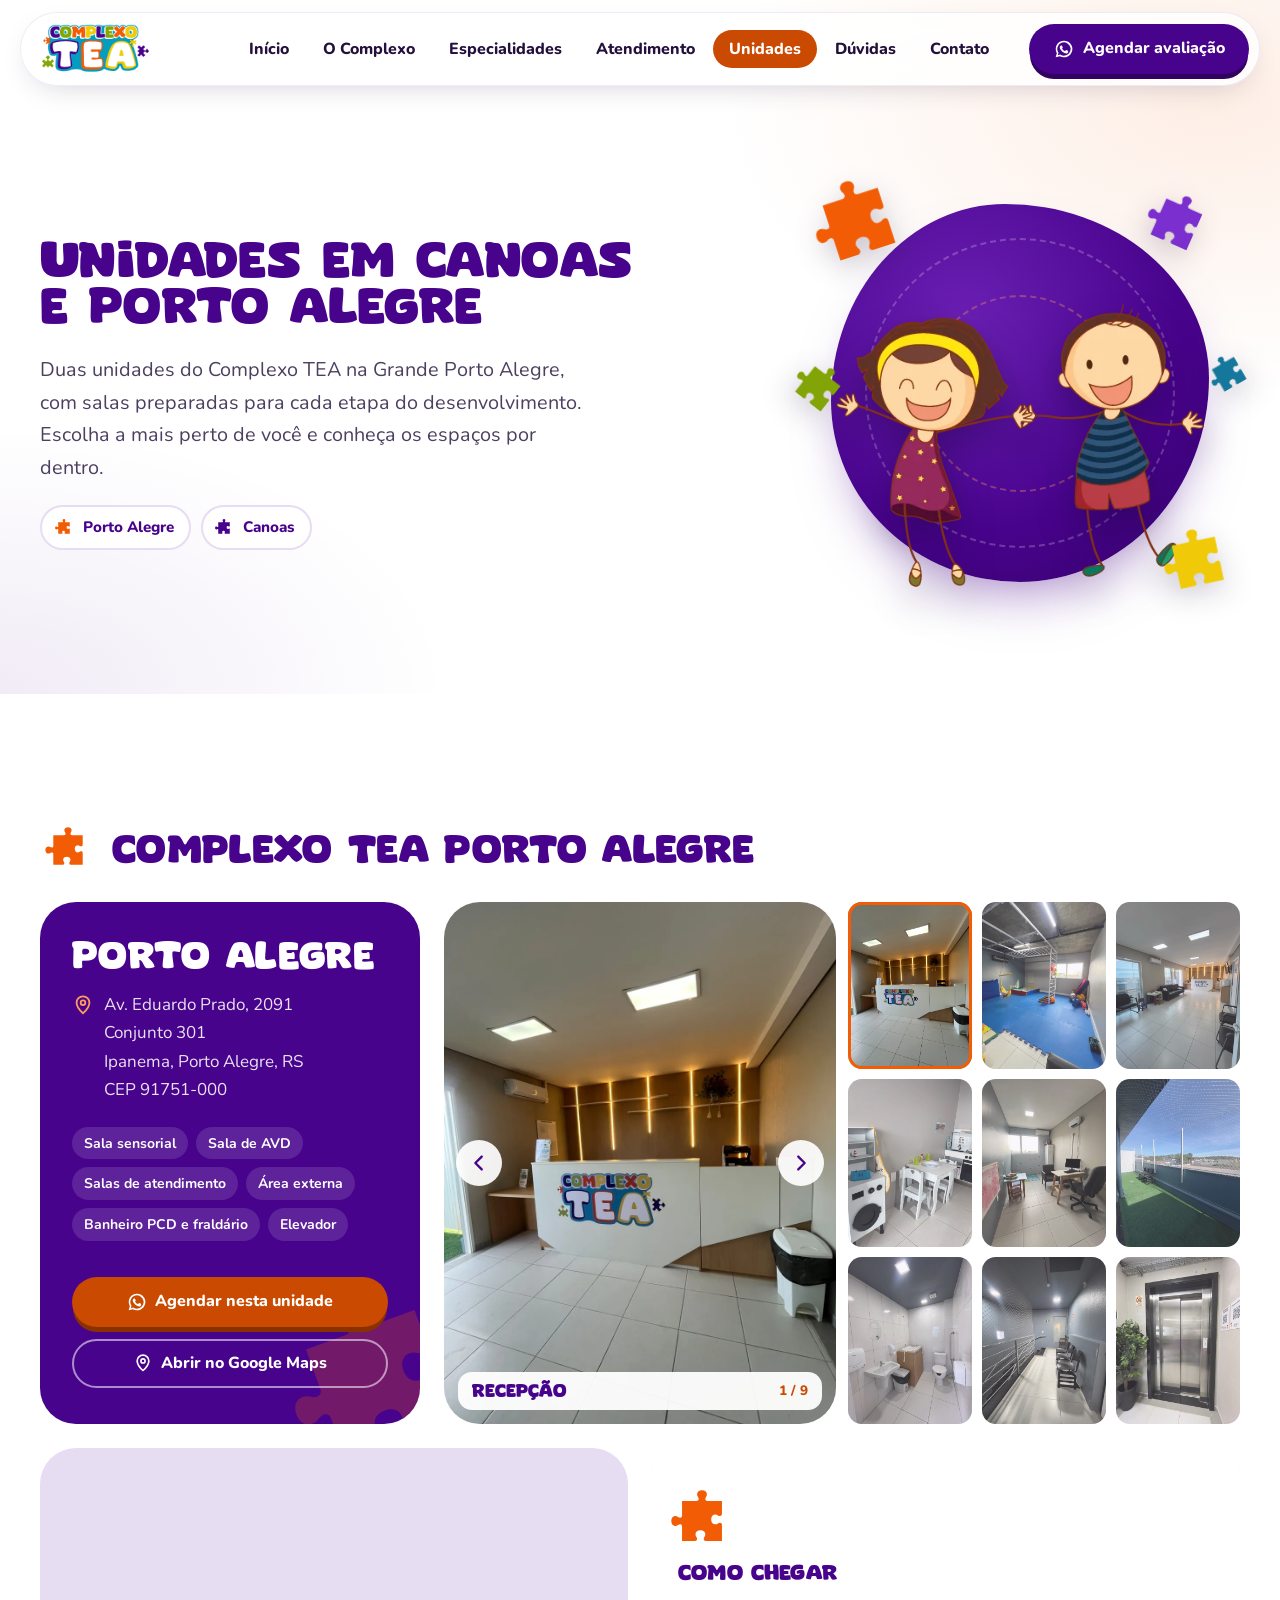
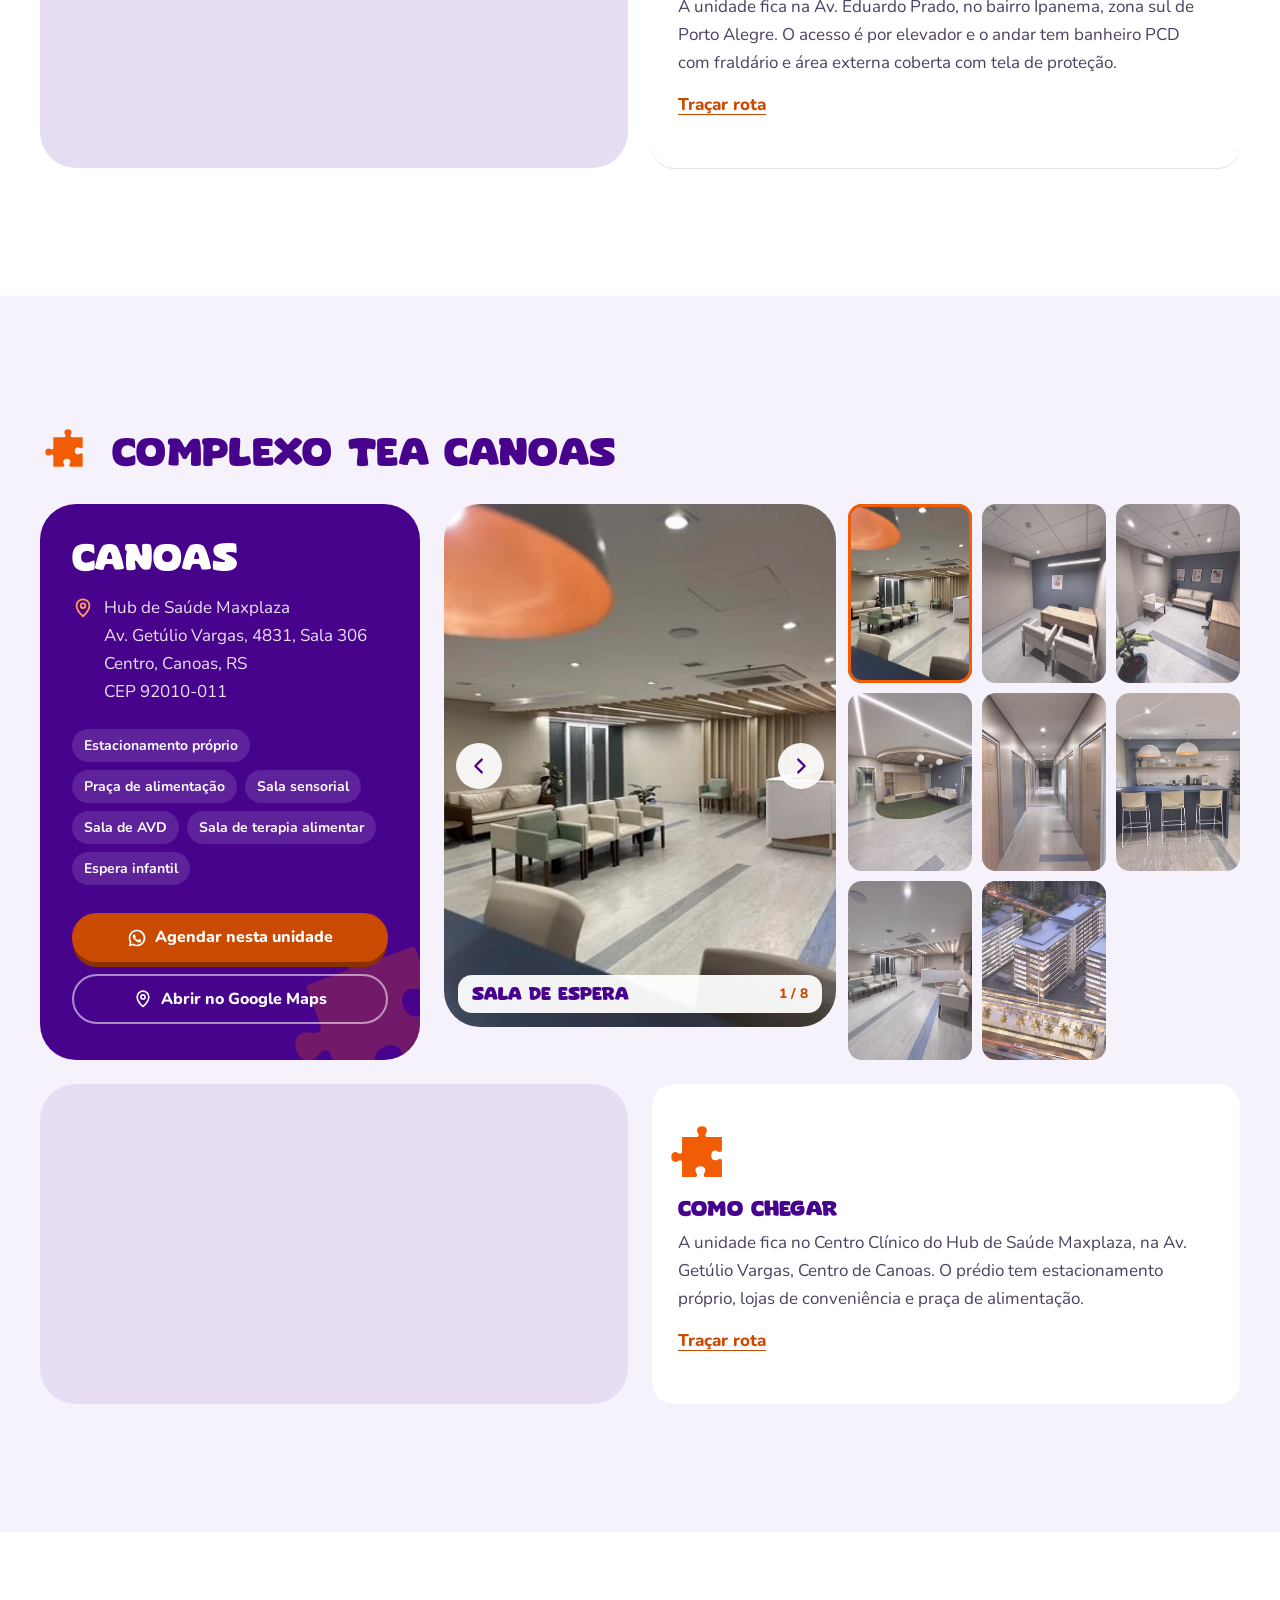
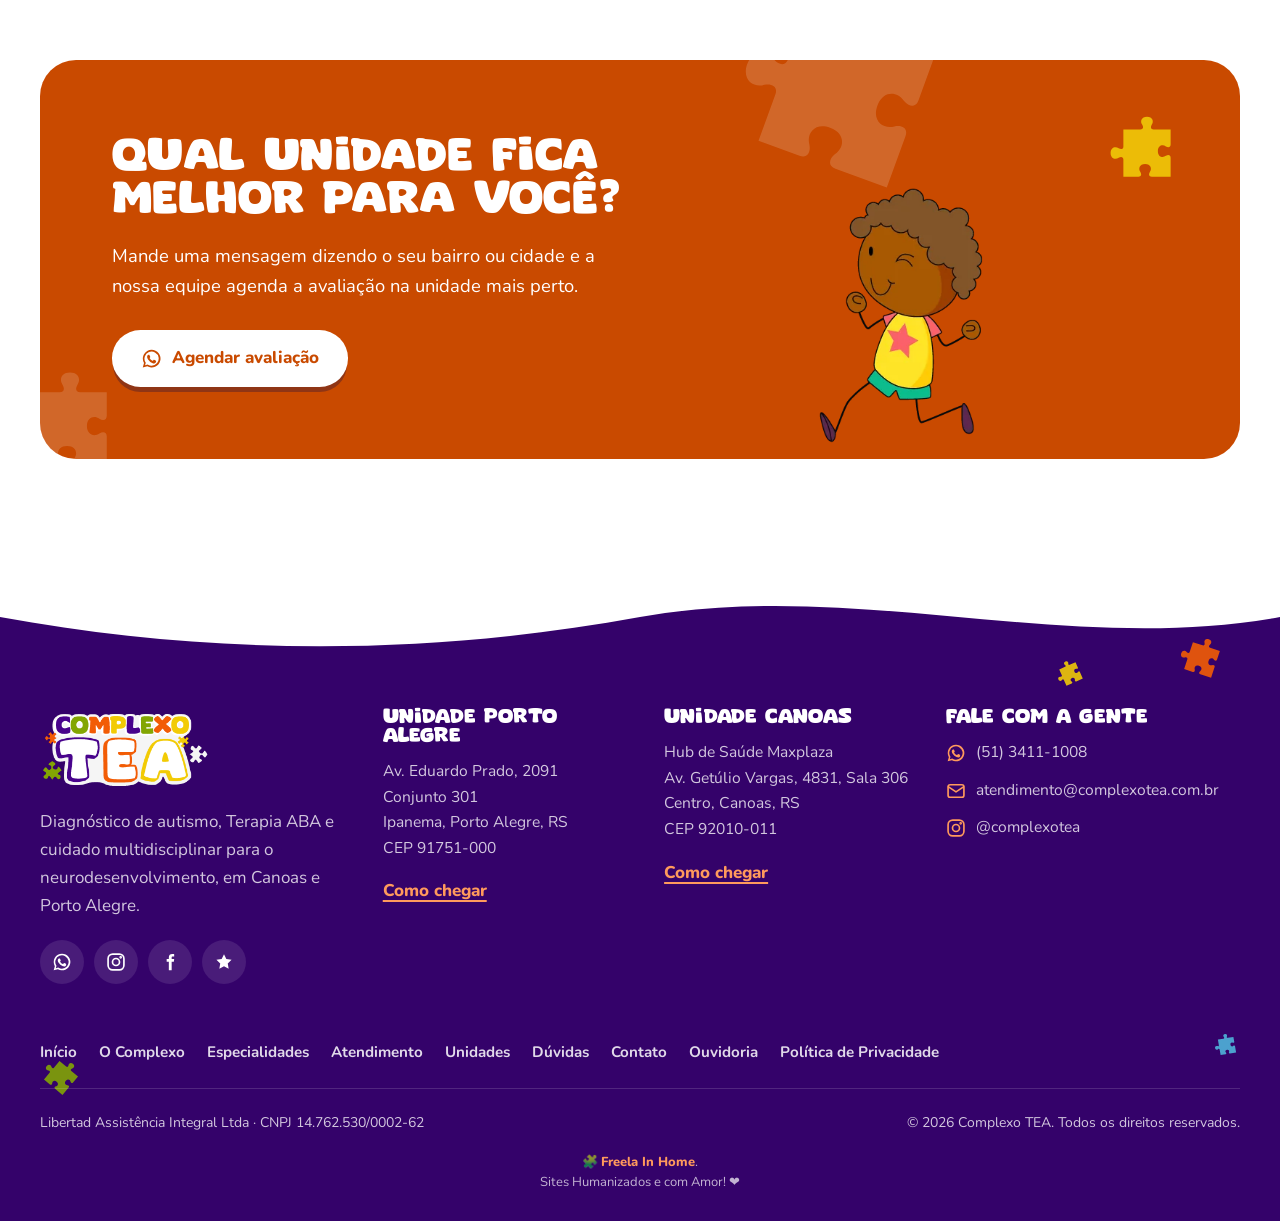
<file: unidades/index.html>
<!DOCTYPE html>
<html lang="pt-BR">
<head>
  <meta charset="UTF-8" />
  <meta name="viewport" content="width=device-width, initial-scale=1.0" />
  <title>Unidades em Canoas e Porto Alegre · Endereços e Fotos | Complexo TEA</title>
  <meta name="description" content="Endereços, mapas e fotos das unidades do Complexo TEA: Canoas, no Hub de Saúde Maxplaza, e Porto Alegre, no bairro Ipanema. Diagnóstico de autismo e Terapia ABA." />
  <!-- SEO:START -->
  <!-- PREVIEW: o workflow de produção troca para "index, follow" -->
  <meta name="robots" content="noindex, nofollow" />
  <link rel="canonical" href="https://complexotea.com.br/unidades/" />
  <meta property="og:locale" content="pt_BR" />
  <meta property="og:site_name" content="Complexo TEA" />
  <meta property="og:type" content="website" />
  <meta property="og:title" content="Unidades em Canoas e Porto Alegre · Endereços e Fotos | Complexo TEA" />
  <meta property="og:description" content="Endereços, mapas e fotos das unidades do Complexo TEA: Canoas, no Hub de Saúde Maxplaza, e Porto Alegre, no bairro Ipanema. Diagnóstico de autismo e Terapia ABA." />
  <meta property="og:url" content="https://complexotea.com.br/unidades/" />
  <meta property="og:image" content="https://complexotea.com.br/assets/img/poa/recepcao.webp" />
  <meta name="twitter:card" content="summary_large_image" />
  <script type="application/ld+json">{"@context":"https://schema.org","@graph":[{"@type":"WebPage","@id":"https://complexotea.com.br/unidades/","url":"https://complexotea.com.br/unidades/","name":"Unidades em Canoas e Porto Alegre · Endereços e Fotos | Complexo TEA","description":"Endereços, mapas e fotos das unidades do Complexo TEA: Canoas, no Hub de Saúde Maxplaza, e Porto Alegre, no bairro Ipanema. Diagnóstico de autismo e Terapia ABA.","inLanguage":"pt-BR","isPartOf":{"@id":"https://complexotea.com.br/#site"},"about":{"@id":"https://complexotea.com.br/#organizacao"}},{"@type":"BreadcrumbList","itemListElement":[{"@type":"ListItem","position":1,"name":"Início","item":"https://complexotea.com.br/"},{"@type":"ListItem","position":2,"name":"Unidades","item":"https://complexotea.com.br/unidades/"}]},{"@type":"MedicalClinic","@id":"https://complexotea.com.br/#porto-alegre","name":"Complexo TEA · Unidade Porto Alegre","url":"https://complexotea.com.br/unidades/#porto-alegre","telephone":"+55 51 3411-1008","email":"atendimento@complexotea.com.br","image":"https://complexotea.com.br/assets/img/poa/recepcao.webp","address":{"@type":"PostalAddress","streetAddress":"Av. Eduardo Prado, 2091, Conjunto 301","addressLocality":"Porto Alegre","addressRegion":"RS","postalCode":"91751-000","addressCountry":"BR"},"hasMap":"https://www.google.com/maps/search/?api=1&query=Complexo+TEA+Av.+Eduardo+Prado+2091+Porto+Alegre","parentOrganization":{"@id":"https://complexotea.com.br/#organizacao"}},{"@type":"MedicalClinic","@id":"https://complexotea.com.br/#canoas","name":"Complexo TEA · Unidade Canoas","url":"https://complexotea.com.br/unidades/#canoas","telephone":"+55 51 3411-1008","email":"atendimento@complexotea.com.br","image":"https://complexotea.com.br/assets/img/canoas/maxplaza.webp","address":{"@type":"PostalAddress","streetAddress":"Av. Getúlio Vargas, 4831, Sala 306, Centro Clínico, Hub de Saúde Maxplaza","addressLocality":"Canoas","addressRegion":"RS","postalCode":"92010-011","addressCountry":"BR"},"hasMap":"https://www.google.com/maps/search/?api=1&query=Complexo+TEA+Av.+Get%C3%BAlio+Vargas+4831+Canoas","parentOrganization":{"@id":"https://complexotea.com.br/#organizacao"}}]}</script>
  <meta name="theme-color" content="#48038C" />
  <!-- SEO:END -->
  <link rel="icon" type="image/png" href="../assets/img/marca/favicon.png" />
  <link rel="apple-touch-icon" href="../assets/img/marca/favicon.png" />
  <link rel="preconnect" href="https://fonts.googleapis.com" />
  <link rel="preconnect" href="https://fonts.gstatic.com" crossorigin />
  <link href="https://fonts.googleapis.com/css2?family=Nunito:wght@400;600;700;800&display=swap" rel="stylesheet" />
  <link rel="preload" as="font" type="font/woff2" href="../assets/fonts/super-comic.woff2" crossorigin />
  <link rel="stylesheet" href="../assets/css/main.css" />
</head>
<body data-pagina="unidades">

  <!-- PARTIAL:topo -->
  <!-- Sprite: peça de quebra-cabeça da marca + ícones -->
  <svg width="0" height="0" style="position:absolute" aria-hidden="true" focusable="false">
    <symbol id="peca" viewBox="0 0 24 24"><path d="M5.7 5.7 L10.24 5.7 C10.99 5.7 11.12 5.07 10.74 4.44 C10.11 3.56 10.49 2.3 12 2.3 C13.51 2.3 13.89 3.56 13.26 4.44 C12.88 5.07 13.01 5.7 13.76 5.7 L18.3 5.7 L18.3 9.73 C18.3 10.49 17.67 10.61 17.04 10.24 C16.16 9.61 14.9 9.98 14.9 11.5 C14.9 13.01 16.16 13.39 17.04 12.76 C17.67 12.38 18.3 12.5 18.3 13.26 L18.3 18.3 L13.26 18.3 C12.5 18.3 12.38 17.67 12.76 17.04 C13.39 16.16 13.01 14.9 11.5 14.9 C9.98 14.9 9.61 16.16 10.24 17.04 C10.61 17.67 10.49 18.3 9.73 18.3 L5.7 18.3 L5.7 13.76 C5.7 13.01 5.07 12.88 4.44 13.26 C3.56 13.89 2.3 13.51 2.3 12 C2.3 10.49 3.56 10.11 4.44 10.74 C5.07 11.12 5.7 10.99 5.7 10.24 L5.7 5.7Z"/></symbol>
    <symbol id="ic-whats" viewBox="0 0 24 24"><path fill="currentColor" d="M12 2a10 10 0 0 0-8.6 15l-1.4 5 5.1-1.3A10 10 0 1 0 12 2zm0 18a8 8 0 0 1-4.1-1.1l-.3-.2-3 .8.8-2.9-.2-.3A8 8 0 1 1 12 20zm4.6-6c-.2-.1-1.5-.7-1.7-.8s-.4-.1-.6.1-.6.8-.8 1-.3.2-.5.1a6.5 6.5 0 0 1-3.2-2.8c-.2-.4.2-.4.6-1.2a.4.4 0 0 0 0-.4l-.8-1.9c-.2-.5-.4-.4-.6-.4h-.5a1 1 0 0 0-.7.3 3 3 0 0 0-.9 2.2 5.2 5.2 0 0 0 1.1 2.7 11.9 11.9 0 0 0 4.6 4c2 .8 2 .5 2.4.5a2.7 2.7 0 0 0 1.8-1.3 2.2 2.2 0 0 0 .2-1.3c-.1-.1-.3-.2-.5-.3z"/></symbol>
    <symbol id="ic-insta" viewBox="0 0 24 24"><g fill="none" stroke="currentColor" stroke-width="2" stroke-linecap="round"><rect x="2.5" y="2.5" width="19" height="19" rx="5.5"/><circle cx="12" cy="12" r="4.2"/><circle cx="17.6" cy="6.4" r=".6" fill="currentColor"/></g></symbol>
    <symbol id="ic-face" viewBox="0 0 24 24"><path fill="currentColor" d="M14 8.5V6.8c0-.8.2-1.3 1.4-1.3H17V2.6c-.3 0-1.3-.1-2.4-.1-2.4 0-4 1.4-4 4.1v1.9H8v3.2h2.6V22H14v-10.3h2.6l.4-3.2H14z"/></symbol>
    <symbol id="ic-pin" viewBox="0 0 24 24"><g fill="none" stroke="currentColor" stroke-width="2" stroke-linecap="round" stroke-linejoin="round"><path d="M12 21s-7-6.2-7-11.5a7 7 0 0 1 14 0C19 14.8 12 21 12 21z"/><circle cx="12" cy="9.5" r="2.5"/></g></symbol>
    <symbol id="ic-mail" viewBox="0 0 24 24"><g fill="none" stroke="currentColor" stroke-width="2" stroke-linecap="round" stroke-linejoin="round"><rect x="2.5" y="4.5" width="19" height="15" rx="2.5"/><path d="m3 7 9 6 9-6"/></g></symbol>
    <symbol id="ic-phone" viewBox="0 0 24 24"><path fill="none" stroke="currentColor" stroke-width="2" stroke-linecap="round" stroke-linejoin="round" d="M21 16.4v2.8a1.9 1.9 0 0 1-2 1.9 18.6 18.6 0 0 1-8.1-2.9 18.3 18.3 0 0 1-5.6-5.6A18.6 18.6 0 0 1 2.4 4.5 1.9 1.9 0 0 1 4.3 2.4h2.8a1.9 1.9 0 0 1 1.9 1.6c.1.9.3 1.8.7 2.6a1.9 1.9 0 0 1-.4 2L8 9.8a15 15 0 0 0 5.6 5.6l1.2-1.2a1.9 1.9 0 0 1 2-.4c.8.3 1.7.6 2.6.7a1.9 1.9 0 0 1 1.6 1.9z"/></symbol>
    <symbol id="ic-star" viewBox="0 0 24 24"><path fill="currentColor" d="m12 2.8 2.8 5.7 6.3.9-4.6 4.4 1.1 6.3L12 17.1l-5.6 3 1.1-6.3L2.9 9.4l6.3-.9z"/></symbol>
    <symbol id="ic-seta" viewBox="0 0 24 24"><path fill="none" stroke="currentColor" stroke-width="2.5" stroke-linecap="round" stroke-linejoin="round" d="m9 5 7 7-7 7"/></symbol>
    <symbol id="ic-play" viewBox="0 0 24 24"><path fill="currentColor" d="M8 5.5v13a1 1 0 0 0 1.5.9l10.2-6.5a1 1 0 0 0 0-1.8L9.5 4.6A1 1 0 0 0 8 5.5z"/></symbol>
    <symbol id="ic-som" viewBox="0 0 24 24"><g fill="none" stroke="currentColor" stroke-width="2" stroke-linecap="round" stroke-linejoin="round"><path d="M11 5 6 9H3v6h3l5 4z"/><path d="M15.5 8.5a5 5 0 0 1 0 7M18.5 5.5a9 9 0 0 1 0 13"/></g></symbol>
    <symbol id="ic-mudo" viewBox="0 0 24 24"><g fill="none" stroke="currentColor" stroke-width="2" stroke-linecap="round" stroke-linejoin="round"><path d="M11 5 6 9H3v6h3l5 4z"/><path d="m22 9-6 6M16 9l6 6"/></g></symbol>
    <symbol id="ic-check" viewBox="0 0 24 24"><path fill="none" stroke="currentColor" stroke-width="2.5" stroke-linecap="round" stroke-linejoin="round" d="m5 12.5 4.5 4.5L19 7.5"/></symbol>
    <symbol id="ic-escudo" viewBox="0 0 24 24"><g fill="none" stroke="currentColor" stroke-width="2" stroke-linecap="round" stroke-linejoin="round"><path d="M12 22s8-4 8-10V5l-8-3-8 3v7c0 6 8 10 8 10z"/><path d="m9 12 2 2 4-4"/></g></symbol>
    <symbol id="ic-chat" viewBox="0 0 24 24"><path fill="none" stroke="currentColor" stroke-width="2" stroke-linecap="round" stroke-linejoin="round" d="M21 15a2 2 0 0 1-2 2H7l-4 4V5a2 2 0 0 1 2-2h14a2 2 0 0 1 2 2z"/></symbol>
    <symbol id="ic-olho" viewBox="0 0 24 24"><g fill="none" stroke="currentColor" stroke-width="2" stroke-linecap="round" stroke-linejoin="round"><path d="M2 12s3.6-7 10-7 10 7 10 7-3.6 7-10 7S2 12 2 12z"/><circle cx="12" cy="12" r="3"/></g></symbol>
  </svg>

  <a class="skip" href="#conteudo">Pular para o conteúdo</a>

  <!-- ============================ NAV ============================ -->
  <header class="nav" data-nav>
    <div class="nav__bar">
      <a class="nav__brand" href="../" aria-label="Complexo TEA, início">
        <img src="../assets/img/marca/logo-site.png" alt="Complexo TEA" width="132" height="66" />
      </a>
      <nav class="nav__links" aria-label="Navegação principal" data-nav-links>
        <span class="nav__blob" aria-hidden="true" data-nav-blob></span>
        <a class="nav__link" href="../" data-pagina="inicio">Início</a>
        <a class="nav__link" href="../o-complexo/" data-pagina="o-complexo">O Complexo</a>
        <a class="nav__link" href="../especialidades/" data-pagina="especialidades">Especialidades</a>
        <a class="nav__link" href="../atendimento/" data-pagina="atendimento">Atendimento</a>
        <a class="nav__link is-ativo" aria-current="page" href="../unidades/" data-pagina="unidades">Unidades</a>
        <a class="nav__link" href="../duvidas/" data-pagina="duvidas">Dúvidas</a>
        <a class="nav__link" href="../contato/" data-pagina="contato">Contato</a>
      </nav>
      <a class="btn btn--roxo nav__cta" href="https://wa.me/555134111008?text=Ol%C3%A1!%20Vim%20pelo%20site%20do%20Complexo%20TEA%20e%20gostaria%20de%20agendar%20uma%20avalia%C3%A7%C3%A3o." target="_blank" rel="noopener"><svg class="btn__ic" aria-hidden="true"><use href="#ic-whats"/></svg>Agendar avaliação</a>
      <button class="nav__burger" type="button" aria-label="Abrir menu" aria-expanded="false" aria-controls="menu-mobile" data-burger>
        <span></span><span></span><span></span>
      </button>
    </div>
  </header>

  <!-- Menu mobile -->
  <div class="menu" id="menu-mobile" data-menu hidden>
    <div class="menu__pecas" aria-hidden="true">
      <svg class="menu__peca menu__peca--1"><use href="#peca"/></svg>
      <svg class="menu__peca menu__peca--2"><use href="#peca"/></svg>
      <svg class="menu__peca menu__peca--3"><use href="#peca"/></svg>
    </div>
    <nav class="menu__links" aria-label="Menu">
      <a class="menu__link" href="../" style="--i:0" data-cor="roxo" data-pagina="inicio">Início</a>
      <a class="menu__link" href="../o-complexo/" style="--i:1" data-cor="laranja" data-pagina="o-complexo">O Complexo</a>
      <a class="menu__link" href="../especialidades/" style="--i:2" data-cor="verde" data-pagina="especialidades">Especialidades</a>
      <a class="menu__link" href="../atendimento/" style="--i:3" data-cor="azul" data-pagina="atendimento">Atendimento</a>
      <a class="menu__link is-ativo" aria-current="page" href="../unidades/" style="--i:4" data-cor="amarelo" data-pagina="unidades">Unidades</a>
      <a class="menu__link" href="../duvidas/" style="--i:5" data-cor="laranja" data-pagina="duvidas">Dúvidas</a>
      <a class="menu__link" href="../contato/" style="--i:6" data-cor="verde" data-pagina="contato">Contato</a>
    </nav>
    <div class="menu__foot" style="--i:7">
      <a class="btn btn--laranja btn--full" href="https://wa.me/555134111008?text=Ol%C3%A1!%20Vim%20pelo%20site%20do%20Complexo%20TEA%20e%20gostaria%20de%20agendar%20uma%20avalia%C3%A7%C3%A3o." target="_blank" rel="noopener"><svg class="btn__ic" aria-hidden="true"><use href="#ic-whats"/></svg>Agendar avaliação</a>
      <a class="menu__contato" href="tel:+555134111008"><svg aria-hidden="true"><use href="#ic-phone"/></svg>(51) 3411-1008</a>
      <a class="menu__contato" href="https://www.instagram.com/complexotea" target="_blank" rel="noopener"><svg aria-hidden="true"><use href="#ic-insta"/></svg>@complexotea</a>
    </div>
  </div>
  <!-- /PARTIAL:topo -->

  <main id="conteudo">

    <!-- ============================ TOPO ============================ -->
    <section class="hero hero--pagina" aria-labelledby="titulo-pagina">
      <div class="container hero__inner">
        <div class="hero__copy">
          <h1 class="hero__titulo entra" id="titulo-pagina" style="--d:.15s">Unidades em Canoas e Porto Alegre</h1>
          <p class="hero__lede entra" style="--d:.3s">Duas unidades do Complexo TEA na Grande Porto Alegre, com salas preparadas para cada etapa do desenvolvimento. Escolha a mais perto de você e conheça os espaços por dentro.</p>
          <nav class="atalhos entra" style="--d:.45s" aria-label="Unidades"><a href="#porto-alegre" data-cor="laranja"><svg aria-hidden="true"><use href="#peca"/></svg>Porto Alegre</a><a href="#canoas" data-cor="roxo"><svg aria-hidden="true"><use href="#peca"/></svg>Canoas</a></nav>
        </div>
        <div class="hero__arte" aria-hidden="true">
          <div class="hero__disco">
            <span class="hero__anel hero__anel--1"></span>
            <span class="hero__anel hero__anel--2"></span>
          </div>
          <img class="hero__kids" src="../assets/img/ilustra/recorte/inicio1.webp" alt="" width="445" height="345" fetchpriority="high" />
          <svg class="hpeca hpeca--laranja"><use href="#peca"/></svg>
          <svg class="hpeca hpeca--roxo"><use href="#peca"/></svg>
          <svg class="hpeca hpeca--amarelo"><use href="#peca"/></svg>
          <svg class="hpeca hpeca--verde"><use href="#peca"/></svg>
          <svg class="hpeca hpeca--azul"><use href="#peca"/></svg>
        </div>
      </div>
    </section>

    <section class="sec" id="porto-alegre" aria-labelledby="titulo-porto-alegre" style="scroll-margin-top:calc(var(--nav-h) + 10px)">
      <div class="container">
        <div class="unidade-cabeca revela"><svg aria-hidden="true"><use href="#peca"/></svg><h2 id="titulo-porto-alegre">Complexo TEA Porto Alegre</h2></div>
        <article class="unidade revela">
          <div class="unidade__info">
            <svg class="unidade__deco" aria-hidden="true"><use href="#peca"/></svg>
            <h3 class="unidade__nome">Porto Alegre</h3>
            <p class="unidade__end"><svg aria-hidden="true"><use href="#ic-pin"/></svg><span>Av. Eduardo Prado, 2091<br />Conjunto 301<br />Ipanema, Porto Alegre, RS<br />CEP 91751-000</span></p>
            <ul class="unidade__salas"><li>Sala sensorial</li><li>Sala de AVD</li><li>Salas de atendimento</li><li>Área externa</li><li>Banheiro PCD e fraldário</li><li>Elevador</li></ul>
            <div class="unidade__acoes">
              <a class="btn btn--laranja" href="https://wa.me/555134111008?text=Ol%C3%A1!%20Gostaria%20de%20agendar%20uma%20avalia%C3%A7%C3%A3o%20na%20unidade%20Porto%20Alegre." target="_blank" rel="noopener"><svg class="btn__ic" aria-hidden="true"><use href="#ic-whats"/></svg>Agendar nesta unidade</a>
              <a class="btn btn--claro" href="https://www.google.com/maps/search/?api=1&amp;query=Complexo+TEA+Av.+Eduardo+Prado+2091+Porto+Alegre" target="_blank" rel="noopener"><svg class="btn__ic" aria-hidden="true"><use href="#ic-pin"/></svg>Abrir no Google Maps</a>
            </div>
          </div>
          <div class="vitrine" data-vitrine>
            <figure class="vitrine__palco">
              <img class="vitrine__foto" src="../assets/img/poa/recepcao.webp" alt="Recepção da unidade Porto Alegre com o logo do Complexo TEA" width="900" height="1200" loading="lazy" data-vitrine-foto />
              <figcaption class="vitrine__legenda"><span data-vitrine-legenda>Recepção</span><b data-vitrine-conta>1 / 9</b></figcaption>
              <button class="vitrine__seta vitrine__seta--ant" type="button" aria-label="Foto anterior" data-vitrine-ant><svg aria-hidden="true"><use href="#ic-seta"/></svg></button>
              <button class="vitrine__seta vitrine__seta--prox" type="button" aria-label="Próxima foto" data-vitrine-prox><svg aria-hidden="true"><use href="#ic-seta"/></svg></button>
            </figure>
            <ul class="vitrine__minis"><li><button class="vitrine__mini" type="button" data-src="../assets/img/poa/recepcao.webp" data-legenda="Recepção" data-alt="Recepção da unidade Porto Alegre com o logo do Complexo TEA" aria-label="Ver foto: Recepção" aria-current="true"><img src="../assets/img/poa/recepcao.webp" alt="" width="900" height="1200" loading="lazy" /></button></li><li><button class="vitrine__mini" type="button" data-src="../assets/img/poa/sala-sensorial.webp" data-legenda="Sala sensorial" data-alt="Sala sensorial com tatame, balanço e escada de integração sensorial" aria-label="Ver foto: Sala sensorial"><img src="../assets/img/poa/sala-sensorial.webp" alt="" width="900" height="1200" loading="lazy" /></button></li><li><button class="vitrine__mini" type="button" data-src="../assets/img/poa/sala-de-espera.webp" data-legenda="Sala de espera" data-alt="Sala de espera ampla e iluminada" aria-label="Ver foto: Sala de espera"><img src="../assets/img/poa/sala-de-espera.webp" alt="" width="900" height="1200" loading="lazy" /></button></li><li><button class="vitrine__mini" type="button" data-src="../assets/img/poa/sala-de-avd.webp" data-legenda="Sala de AVD" data-alt="Sala de atividades de vida diária com cozinha e lavanderia de brinquedo" aria-label="Ver foto: Sala de AVD"><img src="../assets/img/poa/sala-de-avd.webp" alt="" width="900" height="1200" loading="lazy" /></button></li><li><button class="vitrine__mini" type="button" data-src="../assets/img/poa/sala-de-atendimento.webp" data-legenda="Sala de atendimento" data-alt="Sala de atendimento com mesa infantil" aria-label="Ver foto: Sala de atendimento"><img src="../assets/img/poa/sala-de-atendimento.webp" alt="" width="900" height="1200" loading="lazy" /></button></li><li><button class="vitrine__mini" type="button" data-src="../assets/img/poa/area-externa.webp" data-legenda="Área externa" data-alt="Área externa com grama sintética e tela de proteção" aria-label="Ver foto: Área externa"><img src="../assets/img/poa/area-externa.webp" alt="" width="900" height="1200" loading="lazy" /></button></li><li><button class="vitrine__mini" type="button" data-src="../assets/img/poa/banheiro-pcd-e-fraldario.webp" data-legenda="Banheiro PCD e fraldário" data-alt="Banheiro acessível com fraldário" aria-label="Ver foto: Banheiro PCD e fraldário"><img src="../assets/img/poa/banheiro-pcd-e-fraldario.webp" alt="" width="900" height="1200" loading="lazy" /></button></li><li><button class="vitrine__mini" type="button" data-src="../assets/img/poa/escala-com-tela-de-protecao.webp" data-legenda="Escada com tela de proteção" data-alt="Escada com tela de proteção" aria-label="Ver foto: Escada com tela de proteção"><img src="../assets/img/poa/escala-com-tela-de-protecao.webp" alt="" width="900" height="1200" loading="lazy" /></button></li><li><button class="vitrine__mini" type="button" data-src="../assets/img/poa/elevador.webp" data-legenda="Elevador" data-alt="Elevador de acesso à unidade" aria-label="Ver foto: Elevador"><img src="../assets/img/poa/elevador.webp" alt="" width="900" height="1200" loading="lazy" /></button></li></ul>
          </div>
        </article>
        <div class="unidade-extra">
          <div class="mapa revela"><iframe src="https://www.google.com/maps?q=Av.+Eduardo+Prado,+2091,+Ipanema,+Porto+Alegre+-+RS&amp;output=embed" title="Mapa da unidade Porto Alegre do Complexo TEA" loading="lazy" referrerpolicy="no-referrer-when-downgrade"></iframe></div>
          <article class="card revela" data-cor="laranja"><svg class="card__peca" aria-hidden="true"><use href="#peca"/></svg><h3>Como chegar</h3><p>A unidade fica na Av. Eduardo Prado, no bairro Ipanema, zona sul de Porto Alegre. O acesso é por elevador e o andar tem banheiro PCD com fraldário e área externa coberta com tela de proteção.</p><a class="card__link" href="https://www.google.com/maps/search/?api=1&amp;query=Complexo+TEA+Av.+Eduardo+Prado+2091+Porto+Alegre" target="_blank" rel="noopener">Traçar rota</a></article>
        </div>
      </div>
    </section>

    <section class="sec sec--papel" id="canoas" aria-labelledby="titulo-canoas" style="scroll-margin-top:calc(var(--nav-h) + 10px)">
      <div class="container">
        <div class="unidade-cabeca revela"><svg aria-hidden="true"><use href="#peca"/></svg><h2 id="titulo-canoas">Complexo TEA Canoas</h2></div>
        <article class="unidade revela">
          <div class="unidade__info">
            <svg class="unidade__deco" aria-hidden="true"><use href="#peca"/></svg>
            <h3 class="unidade__nome">Canoas</h3>
            <p class="unidade__end"><svg aria-hidden="true"><use href="#ic-pin"/></svg><span>Hub de Saúde Maxplaza<br />Av. Getúlio Vargas, 4831, Sala 306<br />Centro, Canoas, RS<br />CEP 92010-011</span></p>
            <ul class="unidade__salas"><li>Estacionamento próprio</li><li>Praça de alimentação</li><li>Sala sensorial</li><li>Sala de AVD</li><li>Sala de terapia alimentar</li><li>Espera infantil</li></ul>
            <div class="unidade__acoes">
              <a class="btn btn--laranja" href="https://wa.me/555134111008?text=Ol%C3%A1!%20Gostaria%20de%20agendar%20uma%20avalia%C3%A7%C3%A3o%20na%20unidade%20Canoas." target="_blank" rel="noopener"><svg class="btn__ic" aria-hidden="true"><use href="#ic-whats"/></svg>Agendar nesta unidade</a>
              <a class="btn btn--claro" href="https://www.google.com/maps/search/?api=1&amp;query=Complexo+TEA+Av.+Get%C3%BAlio+Vargas+4831+Canoas" target="_blank" rel="noopener"><svg class="btn__ic" aria-hidden="true"><use href="#ic-pin"/></svg>Abrir no Google Maps</a>
            </div>
          </div>
          <div class="vitrine" data-vitrine>
            <figure class="vitrine__palco">
              <img class="vitrine__foto" src="../assets/img/canoas/img-2132.webp" alt="Sala de espera da unidade Canoas" width="375" height="500" loading="lazy" data-vitrine-foto />
              <figcaption class="vitrine__legenda"><span data-vitrine-legenda>Sala de espera</span><b data-vitrine-conta>1 / 8</b></figcaption>
              <button class="vitrine__seta vitrine__seta--ant" type="button" aria-label="Foto anterior" data-vitrine-ant><svg aria-hidden="true"><use href="#ic-seta"/></svg></button>
              <button class="vitrine__seta vitrine__seta--prox" type="button" aria-label="Próxima foto" data-vitrine-prox><svg aria-hidden="true"><use href="#ic-seta"/></svg></button>
            </figure>
            <ul class="vitrine__minis"><li><button class="vitrine__mini" type="button" data-src="../assets/img/canoas/img-2132.webp" data-legenda="Sala de espera" data-alt="Sala de espera da unidade Canoas" aria-label="Ver foto: Sala de espera" aria-current="true"><img src="../assets/img/canoas/img-2132.webp" alt="" width="375" height="500" loading="lazy" /></button></li><li><button class="vitrine__mini" type="button" data-src="../assets/img/canoas/img-2146.webp" data-legenda="Sala de atendimento" data-alt="Sala de atendimento da unidade Canoas" aria-label="Ver foto: Sala de atendimento"><img src="../assets/img/canoas/img-2146.webp" alt="" width="375" height="500" loading="lazy" /></button></li><li><button class="vitrine__mini" type="button" data-src="../assets/img/canoas/img-2157.webp" data-legenda="Atendimento com a família" data-alt="Sala de atendimento com sofá para a família" aria-label="Ver foto: Atendimento com a família"><img src="../assets/img/canoas/img-2157.webp" alt="" width="375" height="500" loading="lazy" /></button></li><li><button class="vitrine__mini" type="button" data-src="../assets/img/canoas/img-5172.webp" data-legenda="Espaço de convivência" data-alt="Espaço de convivência com grama sintética" aria-label="Ver foto: Espaço de convivência"><img src="../assets/img/canoas/img-5172.webp" alt="" width="375" height="500" loading="lazy" /></button></li><li><button class="vitrine__mini" type="button" data-src="../assets/img/canoas/img-2143.webp" data-legenda="Corredor das salas" data-alt="Corredor das salas de atendimento" aria-label="Ver foto: Corredor das salas"><img src="../assets/img/canoas/img-2143.webp" alt="" width="375" height="500" loading="lazy" /></button></li><li><button class="vitrine__mini" type="button" data-src="../assets/img/canoas/img-3860.webp" data-legenda="Copa" data-alt="Copa da unidade Canoas" aria-label="Ver foto: Copa"><img src="../assets/img/canoas/img-3860.webp" alt="" width="375" height="500" loading="lazy" /></button></li><li><button class="vitrine__mini" type="button" data-src="../assets/img/canoas/img-5171.webp" data-legenda="Espera do Hub de Saúde" data-alt="Área de espera do Hub de Saúde Maxplaza" aria-label="Ver foto: Espera do Hub de Saúde"><img src="../assets/img/canoas/img-5171.webp" alt="" width="375" height="500" loading="lazy" /></button></li><li><button class="vitrine__mini" type="button" data-src="../assets/img/canoas/maxplaza.webp" data-legenda="Hub de Saúde Maxplaza" data-alt="Hub de Saúde Maxplaza em Canoas visto de cima" aria-label="Ver foto: Hub de Saúde Maxplaza"><img src="../assets/img/canoas/maxplaza.webp" alt="" width="1200" height="673" loading="lazy" /></button></li></ul>
          </div>
        </article>
        <div class="unidade-extra">
          <div class="mapa revela"><iframe src="https://www.google.com/maps?q=Av.+Get%C3%BAlio+Vargas,+4831,+Centro,+Canoas+-+RS&amp;output=embed" title="Mapa da unidade Canoas do Complexo TEA" loading="lazy" referrerpolicy="no-referrer-when-downgrade"></iframe></div>
          <article class="card revela" data-cor="laranja"><svg class="card__peca" aria-hidden="true"><use href="#peca"/></svg><h3>Como chegar</h3><p>A unidade fica no Centro Clínico do Hub de Saúde Maxplaza, na Av. Getúlio Vargas, Centro de Canoas. O prédio tem estacionamento próprio, lojas de conveniência e praça de alimentação.</p><a class="card__link" href="https://www.google.com/maps/search/?api=1&amp;query=Complexo+TEA+Av.+Get%C3%BAlio+Vargas+4831+Canoas" target="_blank" rel="noopener">Traçar rota</a></article>
        </div>
      </div>
    </section>

    <!-- ============================ CTA ============================ -->
    <section class="cta" aria-labelledby="cta-titulo">
      <div class="container cta__caixa revela">
        <svg class="cta__peca cta__peca--1" aria-hidden="true"><use href="#peca"/></svg>
        <svg class="cta__peca cta__peca--2" aria-hidden="true"><use href="#peca"/></svg>
        <svg class="cta__peca cta__peca--3" aria-hidden="true"><use href="#peca"/></svg>
        <div class="cta__texto">
          <h2 class="cta__titulo" id="cta-titulo">Qual unidade fica melhor para você?</h2>
          <p>Mande uma mensagem dizendo o seu bairro ou cidade e a nossa equipe agenda a avaliação na unidade mais perto.</p>
          <a class="btn btn--branco btn--lg" href="https://wa.me/555134111008?text=Ol%C3%A1!%20Vim%20pelo%20site%20do%20Complexo%20TEA%20e%20gostaria%20de%20agendar%20uma%20avalia%C3%A7%C3%A3o." target="_blank" rel="noopener"><svg class="btn__ic" aria-hidden="true"><use href="#ic-whats"/></svg>Agendar avaliação</a>
        </div>
        <img class="cta__ilus" src="../assets/img/ilustra/sobre8.webp" alt="" width="500" height="389" loading="lazy" />
      </div>
    </section>

  </main>

  <!-- PARTIAL:rodape -->
  <!-- ============================ RODAPÉ ============================ -->
  <footer class="rodape">
    <svg class="rodape__onda" viewBox="0 0 1440 90" preserveAspectRatio="none" aria-hidden="true"><path d="M0 0 H1440 V40 C 1200 90 960 -10 720 40 S 240 90 0 40 Z"/></svg>
    <div class="rodape__pecas" aria-hidden="true">
      <svg class="rpeca rpeca--1"><use href="#peca"/></svg>
      <svg class="rpeca rpeca--2"><use href="#peca"/></svg>
      <svg class="rpeca rpeca--3"><use href="#peca"/></svg>
      <svg class="rpeca rpeca--4"><use href="#peca"/></svg>
    </div>
    <div class="container rodape__grid">
      <div class="rodape__marca">
        <img src="../assets/img/marca/logo-branco.png" alt="Complexo TEA" width="180" height="90" loading="lazy" />
        <p>Diagnóstico de autismo, Terapia ABA e cuidado multidisciplinar para o neurodesenvolvimento, em Canoas e Porto Alegre.</p>
        <ul class="rodape__redes">
          <li><a href="https://wa.me/555134111008" target="_blank" rel="noopener" aria-label="WhatsApp"><svg aria-hidden="true"><use href="#ic-whats"/></svg></a></li>
          <li><a href="https://www.instagram.com/complexotea" target="_blank" rel="noopener" aria-label="Instagram"><svg aria-hidden="true"><use href="#ic-insta"/></svg></a></li>
          <li><a href="https://www.facebook.com/profile.php?id=61562013670025" target="_blank" rel="noopener" aria-label="Facebook"><svg aria-hidden="true"><use href="#ic-face"/></svg></a></li>
          <li><a href="https://g.page/r/CZstcnzuMHAEEBM/review" target="_blank" rel="noopener" aria-label="Avaliar no Google"><svg aria-hidden="true"><use href="#ic-star"/></svg></a></li>
        </ul>
      </div>
      <div class="rodape__col">
        <h2 class="rodape__tit">Unidade Porto Alegre</h2>
        <p>Av. Eduardo Prado, 2091<br />Conjunto 301<br />Ipanema, Porto Alegre, RS<br />CEP 91751-000</p>
        <a class="rodape__link" href="https://www.google.com/maps/search/?api=1&amp;query=Complexo+TEA+Av.+Eduardo+Prado+2091+Porto+Alegre" target="_blank" rel="noopener">Como chegar</a>
      </div>
      <div class="rodape__col">
        <h2 class="rodape__tit">Unidade Canoas</h2>
        <p>Hub de Saúde Maxplaza<br />Av. Getúlio Vargas, 4831, Sala 306<br />Centro, Canoas, RS<br />CEP 92010-011</p>
        <a class="rodape__link" href="https://www.google.com/maps/search/?api=1&amp;query=Complexo+TEA+Av.+Get%C3%BAlio+Vargas+4831+Canoas" target="_blank" rel="noopener">Como chegar</a>
      </div>
      <div class="rodape__col">
        <h2 class="rodape__tit">Fale com a gente</h2>
        <a class="rodape__contato" href="https://wa.me/555134111008" target="_blank" rel="noopener"><svg aria-hidden="true"><use href="#ic-whats"/></svg>(51) 3411-1008</a>
        <a class="rodape__contato" href="mailto:atendimento@complexotea.com.br"><svg aria-hidden="true"><use href="#ic-mail"/></svg>atendimento@complexotea.com.br</a>
        <a class="rodape__contato" href="https://www.instagram.com/complexotea" target="_blank" rel="noopener"><svg aria-hidden="true"><use href="#ic-insta"/></svg>@complexotea</a>
      </div>
    </div>
    <nav class="container rodape__nav" aria-label="Páginas do site">
      <a href="../">Início</a>
      <a href="../o-complexo/">O Complexo</a>
      <a href="../especialidades/">Especialidades</a>
      <a href="../atendimento/">Atendimento</a>
      <a href="../unidades/">Unidades</a>
      <a href="../duvidas/">Dúvidas</a>
      <a href="../contato/">Contato</a>
      <a href="../ouvidoria/">Ouvidoria</a>
      <a href="../politica-de-privacidade/">Política de Privacidade</a>
    </nav>
    <div class="container rodape__base">
      <p>Libertad Assistência Integral Ltda · CNPJ 14.762.530/0002-62</p>
      <p>© <span data-ano>2026</span> Complexo TEA. Todos os direitos reservados.</p>
      <p class="rodape__credito">🧩 <a href="https://www.freelainhome.com.br/" target="_blank" rel="noopener">Freela In Home</a>.<br>Sites Humanizados e com Amor! ❤️</p>
    </div>
  </footer>

  <a class="wa-flutuante" href="https://wa.me/555134111008?text=Ol%C3%A1!%20Vim%20pelo%20site%20do%20Complexo%20TEA%20e%20gostaria%20de%20agendar%20uma%20avalia%C3%A7%C3%A3o." target="_blank" rel="noopener" aria-label="Falar no WhatsApp"><svg aria-hidden="true"><use href="#ic-whats"/></svg></a>

  <script src="../assets/js/main.js" defer></script>
  <!-- /PARTIAL:rodape -->
</body>
</html>
</file>
<file: assets/css/main.css>
/* ==========================================================================
   Complexo TEA · estilos da home
   Interface só em roxo e laranja da marca. As peças de quebra-cabeça são
   o único elemento multicolorido (laranja, roxo, amarelo, verde, azul).
   ========================================================================== */

@font-face {
  font-family: "Super Comic";
  src: url("../fonts/super-comic.woff2") format("woff2");
  font-weight: 400;
  font-style: normal;
  font-display: swap;
}

:root {
  --roxo: #48038C;
  --roxo-esc: #34026A;
  --roxo-claro: #C9A7F2;
  --laranja: #F25C05;
  --laranja-esc: #C94A00;
  --laranja-claro: #FF9A5C;

  /* só para preencher peças */
  --p-amarelo: #F0C908;
  --p-verde: #82A406;
  --p-azul: #15779B;

  --tinta: #24103D;
  --texto: #4C4060;
  --papel: #F6F2FB;
  --linha: #E6DDF2;
  --branco: #fff;

  --f-display: "Super Comic", "Nunito", system-ui, sans-serif;
  --f-texto: "Nunito", system-ui, sans-serif;

  --r-sm: 14px;
  --r-md: 22px;
  --r-lg: 36px;
  --sombra: 0 18px 40px -18px rgba(72, 3, 140, .3);
  --mola: cubic-bezier(.34, 1.56, .64, 1);
  --suave: cubic-bezier(.22, 1, .36, 1);

  --nav-h: 84px;
}

*, *::before, *::after { box-sizing: border-box; }
html { scroll-behavior: smooth; scroll-padding-top: calc(var(--nav-h) + 16px); -webkit-text-size-adjust: 100%; }
body {
  margin: 0;
  font-family: var(--f-texto);
  font-size: 1.0625rem;
  line-height: 1.65;
  color: var(--texto);
  background: var(--branco);
  overflow-x: clip;
}
main { overflow-x: clip; }
img, video, svg { display: block; max-width: 100%; }
img { height: auto; }
a { color: inherit; }
h1, h2, h3 { font-family: var(--f-display); font-weight: 400; color: var(--roxo); line-height: 1.12; letter-spacing: .01em; margin: 0; }
p { margin: 0 0 1em; }
ul, ol { margin: 0; padding: 0; list-style: none; }
:focus-visible { outline: 3px solid var(--laranja); outline-offset: 3px; border-radius: 6px; }

.container { width: min(1200px, 100% - 40px); margin-inline: auto; }
.skip { position: absolute; left: 16px; top: -60px; z-index: 200; background: var(--roxo); color: #fff; padding: 10px 16px; border-radius: 10px; text-decoration: none; }
.skip:focus { top: 12px; }

/* cor de cada peça: lida via --c, só em preenchimentos */
[data-cor="laranja"] { --c: var(--laranja); }
[data-cor="roxo"]    { --c: var(--roxo); }
[data-cor="amarelo"] { --c: var(--p-amarelo); }
[data-cor="verde"]   { --c: var(--p-verde); }
[data-cor="azul"]    { --c: var(--p-azul); }

/* ------------------------------ Botões ------------------------------ */
.btn {
  --bg: var(--roxo); --fg: #fff; --bd: transparent; --sb: color-mix(in srgb, var(--bg) 68%, #000);
  display: inline-flex; align-items: center; justify-content: center; gap: .55em;
  padding: .8em 1.4em;
  font: 800 1rem/1.2 var(--f-texto);
  color: var(--fg); background: var(--bg);
  border: 2px solid var(--bd); border-radius: 999px;
  text-decoration: none; cursor: pointer;
  transition: transform .35s var(--mola), box-shadow .3s, background-color .25s, color .25s;
  box-shadow: 0 6px 0 -1px var(--sb);
}
.btn:hover { transform: translateY(-3px); box-shadow: 0 9px 0 -1px var(--sb); }
.btn:active { transform: translateY(2px); box-shadow: 0 2px 0 -1px var(--sb); }
.btn__ic { width: 1.25em; height: 1.25em; flex: none; }
.btn--lg { font-size: 1.0625rem; padding: .95em 1.6em; }
.btn--full { width: 100%; }
.btn--roxo { --bg: var(--roxo); }
.btn--laranja { --bg: var(--laranja-esc); }
.btn--branco { --bg: #fff; --fg: var(--laranja-esc); --sb: rgba(36, 16, 61, .35); }
.btn--claro { --bg: transparent; --fg: #fff; --bd: rgba(255, 255, 255, .55); box-shadow: none; }
.btn--claro:hover { --bg: #fff; --fg: var(--roxo); --bd: #fff; box-shadow: none; }
.btn--linha { --bg: transparent; --fg: var(--roxo); --bd: var(--roxo); box-shadow: none; }
.btn--linha:hover { --bg: var(--roxo); --fg: #fff; box-shadow: none; }

.pill {
  display: inline-flex; align-items: center; gap: .45em;
  padding: .4em .95em .4em .7em; border-radius: 999px;
  background: var(--papel); color: var(--roxo);
  font-weight: 800; font-size: .9375rem;
}
.pill__ic { width: 1.1em; height: 1.1em; color: var(--laranja); }

/* ------------------------------ Títulos de seção ------------------------------ */
.sec { padding: clamp(72px, 10vw, 128px) 0; position: relative; }
.titulo { font-size: clamp(1.7rem, 1.1rem + 2vw, 2.6rem); max-width: 22ch; margin-bottom: .6em; }
.titulo--claro { color: #fff; }
.cabeca { margin-bottom: clamp(36px, 5vw, 56px); }
.cabeca--centro { text-align: center; }
.cabeca--centro .titulo, .cabeca--centro .cabeca__lede { margin-inline: auto; }
.cabeca--linha .titulo { max-width: 26ch; }
.cabeca--linha { display: flex; justify-content: space-between; align-items: flex-end; gap: 24px; flex-wrap: wrap; }
.cabeca__lede { font-size: 1.15rem; max-width: 52ch; margin-bottom: 0; }
.cabeca__lede--larga { max-width: none; }
/* quebras de linha definidas pelo cliente valem só no desktop */
.titulo:has(.br-desk) { max-width: none; }
@media (max-width: 900px) { .br-desk { display: none; } }

/* ================================ NAV ================================ */
.nav { position: fixed; inset: 12px 0 auto; z-index: 100; pointer-events: none; }
.nav__bar {
  pointer-events: auto;
  width: min(1240px, 100% - 24px); margin-inline: auto;
  display: flex; align-items: center; gap: 20px;
  padding: 8px 10px 8px 18px;
  background: rgba(255, 255, 255, .84);
  backdrop-filter: blur(14px) saturate(1.4); -webkit-backdrop-filter: blur(14px) saturate(1.4);
  border: 1px solid rgba(72, 3, 140, .08);
  border-radius: 999px;
  box-shadow: 0 10px 30px -14px rgba(36, 16, 61, .25);
  transition: transform .5s var(--suave);
}
.nav.is-escondido .nav__bar { transform: translateY(calc(-100% - 24px)); }
.nav__brand img { width: 112px; height: auto; transition: transform .45s var(--mola); }
.nav__brand:hover img { transform: rotate(-4deg) scale(1.05); }

.nav__links { position: relative; display: flex; gap: 2px; margin-left: auto; }
.nav__link {
  --c: var(--roxo);
  position: relative; z-index: 1;
  padding: .7em 1em; border-radius: 999px;
  font: 800 1rem/1 var(--f-texto); color: var(--tinta); text-decoration: none; white-space: nowrap;
  transition: color .3s;
}
.nav__link:nth-of-type(odd) { --c: var(--laranja-esc); }
/* texto branco só no link que está com a pílula embaixo (o JS marca .is-sob-blob) */
.nav__link.is-sob-blob { color: #fff; }
html:not(.js) .nav__link.is-ativo { color: var(--laranja-esc); }
.nav__blob {
  position: absolute; z-index: 0; top: 0; left: 0; height: 100%;
  width: var(--w, 0); transform: translateX(var(--x, 0));
  background: var(--c, var(--roxo)); border-radius: 999px;
  opacity: 0;
  transition: transform .5s var(--mola), width .5s var(--mola), background-color .3s, opacity .25s;
}
.nav__links.tem-blob .nav__blob { opacity: 1; }
.nav__cta { margin-left: 4px; white-space: nowrap; flex: none; }
.nav__brand, .nav__links { flex: none; }

.nav__burger {
  display: none; margin-left: auto;
  width: 48px; height: 48px; border: 0; border-radius: 50%;
  background: var(--roxo); cursor: pointer; position: relative;
}
.nav__burger span {
  position: absolute; left: 14px; width: 20px; height: 2.5px; border-radius: 2px; background: #fff;
  transition: transform .45s var(--mola), opacity .2s;
}
.nav__burger span:nth-child(1) { top: 17px; }
.nav__burger span:nth-child(2) { top: 23px; }
.nav__burger span:nth-child(3) { top: 29px; }
.nav__burger[aria-expanded="true"] { background: var(--laranja-esc); }
.nav__burger[aria-expanded="true"] span:nth-child(1) { transform: translateY(6px) rotate(45deg); }
.nav__burger[aria-expanded="true"] span:nth-child(2) { opacity: 0; transform: scaleX(0); }
.nav__burger[aria-expanded="true"] span:nth-child(3) { transform: translateY(-6px) rotate(-45deg); }

/* Menu mobile: círculo que se abre a partir do botão */
.menu {
  position: fixed; inset: 0; z-index: 90;
  background: var(--roxo);
  clip-path: circle(0 at calc(100% - 46px) 44px);
  transition: clip-path .6s var(--suave);
  display: flex; flex-direction: column; justify-content: center;
  padding: 110px 28px 40px; overflow: hidden;
}
.menu[hidden] { display: flex; visibility: hidden; }
.menu.is-aberto { clip-path: circle(150% at calc(100% - 46px) 44px); visibility: visible; }
.menu__links { display: flex; flex-direction: column; gap: 10px; }
.menu__link {
  font: 400 clamp(1.6rem, 7vw, 2.1rem)/1.15 var(--f-display); color: #fff; text-decoration: none;
  display: inline-flex; align-items: center; gap: 14px;
  opacity: 0; transform: translateY(24px);
  transition: opacity .4s, transform .5s var(--mola);
}
.menu__link::before { content: ""; width: 22px; height: 22px; flex: none; background: var(--c); -webkit-mask: var(--peca-mask) center / contain no-repeat; mask: var(--peca-mask) center / contain no-repeat; }
.menu__link[data-cor="roxo"]::before { background: var(--roxo-claro); }
.menu.is-aberto .menu__link, .menu.is-aberto .menu__foot { opacity: 1; transform: none; transition-delay: calc(.18s + var(--i) * .06s); }
.menu__foot { margin-top: 40px; display: grid; gap: 14px; opacity: 0; transform: translateY(24px); transition: opacity .4s, transform .5s var(--mola); }
.menu__contato { display: inline-flex; align-items: center; gap: 10px; color: rgba(255,255,255,.85); text-decoration: none; font-weight: 700; }
.menu__contato svg { width: 20px; height: 20px; }
.menu__peca { position: absolute; width: 220px; height: 220px; opacity: .14; }
.menu__peca--1 { fill: var(--laranja); right: -60px; top: 18%; transform: rotate(20deg); }
.menu__peca--2 { fill: var(--p-amarelo); left: -80px; bottom: 8%; transform: rotate(-30deg); }
.menu__peca--3 { fill: var(--p-verde); right: 10%; bottom: -90px; transform: rotate(60deg); }
.menu.is-aberto .menu__peca { animation: flutua 9s ease-in-out infinite; }

/* máscara da peça para usar em pseudo-elementos */
:root {
  --peca-mask: url("data:image/svg+xml,%3Csvg xmlns='http://www.w3.org/2000/svg' viewBox='0 0 24 24'%3E%3Cpath d='M5.7 5.7 L10.24 5.7 C10.99 5.7 11.12 5.07 10.74 4.44 C10.11 3.56 10.49 2.3 12 2.3 C13.51 2.3 13.89 3.56 13.26 4.44 C12.88 5.07 13.01 5.7 13.76 5.7 L18.3 5.7 L18.3 9.73 C18.3 10.49 17.67 10.61 17.04 10.24 C16.16 9.61 14.9 9.98 14.9 11.5 C14.9 13.01 16.16 13.39 17.04 12.76 C17.67 12.38 18.3 12.5 18.3 13.26 L18.3 18.3 L13.26 18.3 C12.5 18.3 12.38 17.67 12.76 17.04 C13.39 16.16 13.01 14.9 11.5 14.9 C9.98 14.9 9.61 16.16 10.24 17.04 C10.61 17.67 10.49 18.3 9.73 18.3 L5.7 18.3 L5.7 13.76 C5.7 13.01 5.07 12.88 4.44 13.26 C3.56 13.89 2.3 13.51 2.3 12 C2.3 10.49 3.56 10.11 4.44 10.74 C5.07 11.12 5.7 10.99 5.7 10.24 L5.7 5.7Z'/%3E%3C/svg%3E");
}

/* ================================ HERO ================================ */
.hero {
  position: relative;
  padding: calc(var(--nav-h) + clamp(40px, 7vw, 90px)) 0 clamp(56px, 8vw, 96px);
  background:
    radial-gradient(55% 60% at 95% 15%, rgba(242, 92, 5, .10), transparent 70%),
    radial-gradient(50% 55% at 0% 100%, rgba(72, 3, 140, .08), transparent 70%),
    var(--branco);
  overflow: hidden;
}
.hero__inner { display: grid; grid-template-columns: 1.08fr .92fr; gap: clamp(32px, 5vw, 64px); align-items: center; }
.hero__titulo {
  font-size: clamp(1.9rem, 1.1rem + 2.3vw, 2.85rem);
  line-height: 1.12; margin: 22px 0 24px; max-width: 20ch;
}
.hero__titulo-laranja { color: var(--laranja-esc); }
.hero__lede { font-size: clamp(1.1rem, 1rem + .3vw, 1.25rem); max-width: 46ch; }
.hero__acoes { display: flex; flex-wrap: wrap; gap: 14px; margin: 30px 0 34px; }
.hero__fatos { display: flex; flex-wrap: wrap; gap: 10px 28px; font-weight: 700; }
.hero__fatos li { display: flex; align-items: baseline; gap: 6px; }
.hero__fatos b { font: 400 1.4rem/1 var(--f-display); color: var(--roxo); }
.hero__fatos li:nth-child(2) b { color: var(--laranja-esc); }

.entra { opacity: 0; transform: translateY(18px); animation: entra .8s var(--suave) forwards; animation-delay: var(--d, 0s); }
@keyframes entra { to { opacity: 1; transform: none; } }

/* arte: disco roxo + crianças + peças que se encaixam */
.hero__arte { position: relative; aspect-ratio: 1; max-width: 560px; width: 100%; justify-self: end; }
.hero__disco {
  position: absolute; inset: 7%;
  background: radial-gradient(circle at 35% 30%, #6A1FB3, var(--roxo) 60%, var(--roxo-esc));
  border-radius: 46% 54% 50% 50% / 52% 46% 54% 48%;
  box-shadow: 0 30px 60px -28px rgba(72, 3, 140, .6);
  animation: disco-entra 1s var(--suave) .1s both, morfa 12s ease-in-out 1.2s infinite alternate;
}
.hero__anel { position: absolute; border-radius: 50%; border: 2px dashed rgba(255, 255, 255, .22); animation: gira 50s linear infinite; }
.hero__anel--1 { inset: 9%; }
.hero__anel--2 { inset: 24%; border-color: rgba(255, 154, 92, .35); animation-direction: reverse; animation-duration: 36s; }
@keyframes disco-entra { from { opacity: 0; transform: scale(.6) rotate(-20deg); } to { opacity: 1; transform: none; } }
@keyframes morfa {
  0%   { border-radius: 46% 54% 50% 50% / 52% 46% 54% 48%; }
  100% { border-radius: 56% 44% 42% 58% / 44% 56% 46% 54%; }
}
.hero__kids {
  position: absolute; width: 74%; left: 13%; bottom: 3%;
  filter: drop-shadow(0 16px 18px rgba(20, 0, 50, .35));
  animation: entra-kids 1s var(--mola) .5s both;
}
@keyframes entra-kids { from { opacity: 0; transform: translateY(60px) scale(.85); } to { opacity: 1; transform: none; } }

.hpeca {
  position: absolute; width: var(--s); height: var(--s);
  filter: drop-shadow(0 10px 14px rgba(36, 16, 61, .22));
  animation: encaixa 1.1s var(--mola) both, flutua 7s ease-in-out infinite;
  animation-delay: var(--d), calc(var(--d) + 1.2s);
}
.hpeca--laranja { --s: 25%; fill: var(--laranja);   top: -1%;  left: 1%;   --r: -18deg; --dx: -220px; --dy: -160px; --d: .7s; }
.hpeca--roxo    { --s: 17%; fill: #7B2FCF;          top: 3%;   right: 6%;  --r: 24deg;  --dx: 240px;  --dy: -140px; --d: .82s; }
.hpeca--amarelo { --s: 19%; fill: var(--p-amarelo); bottom: 2%; right: 0;  --r: -12deg; --dx: 200px;  --dy: 200px;  --d: .94s; }
.hpeca--verde   { --s: 14%; fill: var(--p-verde);   top: 42%; left: -3%; --r: 38deg; --dx: -220px; --dy: 160px;  --d: 1.06s; }
.hpeca--azul    { --s: 11%; fill: var(--p-azul);    top: 40%;  right: -3%; --r: -30deg; --dx: 240px;  --dy: 0px;    --d: 1.18s; }
@keyframes encaixa {
  0%   { opacity: 0; transform: translate(var(--dx), var(--dy)) rotate(calc(var(--r) + 180deg)) scale(.4); }
  60%  { opacity: 1; }
  100% { opacity: 1; transform: rotate(var(--r)); }
}
@keyframes flutua { 0%, 100% { translate: 0 0; } 50% { translate: 0 -10px; } }
@keyframes gira { to { rotate: 360deg; } }
.hero__selo {
  position: absolute; left: -4%; bottom: 6%;
  margin: 0; padding: 14px 18px; width: 172px;
  background: #fff; border-radius: 20px; box-shadow: var(--sombra);
  font: 800 .95rem/1.25 var(--f-texto); color: var(--tinta);
  animation: entra-selo .9s var(--mola) 1.35s both;
}
.hero__selo b { display: block; font: 400 2rem/1 var(--f-display); color: var(--laranja-esc); margin-bottom: 4px; }
@keyframes entra-selo { from { opacity: 0; transform: scale(.6) rotate(-8deg); } to { opacity: 1; transform: rotate(-3deg); } }

/* ================================ FAIXA ================================ */
.faixa { background: var(--roxo); color: #fff; overflow: hidden; padding: 18px 0; transform: rotate(-1.2deg); margin: 0 -10px; position: relative; z-index: 2; }
.faixa__trilho { display: flex; width: max-content; animation: corre 38s linear infinite; }
.faixa:hover .faixa__trilho { animation-play-state: paused; }
.faixa__lista { display: flex; flex: none; }
.faixa__lista li { font: 400 clamp(1rem, .9rem + .5vw, 1.3rem)/1 var(--f-display); white-space: nowrap; display: flex; align-items: center; }
.faixa__lista li::after { content: ""; width: 22px; height: 22px; margin: 0 24px; background: var(--laranja); -webkit-mask: var(--peca-mask) center / contain no-repeat; mask: var(--peca-mask) center / contain no-repeat; }
.faixa__lista li:nth-child(4n+2)::after { background: var(--p-amarelo); }
.faixa__lista li:nth-child(4n+3)::after { background: var(--p-verde); }
.faixa__lista li:nth-child(4n)::after { background: #4FB3D9; }
@keyframes corre { to { transform: translateX(-50%); } }

/* ================================ REVELAR AO ROLAR ================================ */
.js .revela { opacity: 0; transform: translateY(28px); transition: opacity .8s var(--suave), transform .8s var(--suave); transition-delay: var(--d, 0s); }
.js .revela.is-visivel { opacity: 1; transform: none; }

/* ================================ O COMPLEXO ================================ */
/* "para o desenvolvimento" precisa caber numa linha na coluna de texto */
.complexo .titulo { font-size: clamp(1.7rem, 1rem + 1.5vw, 2.05rem); }
.complexo__grid { display: grid; grid-template-columns: .9fr 1.1fr; gap: clamp(40px, 6vw, 88px); align-items: center; }
.complexo__fotos { position: relative; margin: 0; aspect-ratio: 1 / 1.12; }
.complexo__fotos img { position: absolute; object-fit: cover; box-shadow: var(--sombra); }
.complexo__f1 { width: 66%; height: 78%; left: 0; top: 0; border-radius: var(--r-lg) var(--r-lg) var(--r-lg) 8px; }
.complexo__f2 { width: 52%; height: 58%; right: 0; bottom: 0; border-radius: var(--r-lg) 8px var(--r-lg) var(--r-lg); border: 8px solid #fff; }
.complexo__ilus { width: 34% !important; right: 6%; top: -4%; box-shadow: none !important; }
.diferenciais { display: grid; grid-template-columns: 1fr 1fr; gap: 18px 26px; margin-top: 30px; }
.diferencial { display: flex; gap: 14px; align-items: flex-start; }
.diferencial svg { width: 44px; height: 44px; flex: none; fill: var(--c); transition: transform .5s var(--mola); }
.diferencial:hover svg { transform: rotate(90deg) scale(1.1); }
.diferencial h3 { font-size: 1.05rem; margin-bottom: 6px; }
.diferencial p { font-size: .975rem; margin: 0; }

/* ================================ COMO FUNCIONA ================================ */
.passos { background: var(--papel); }
.trilha { position: relative; }
.trilha__linha {
  position: absolute; left: 4%; top: 10px; width: 92%; height: 100px;
  fill: none; stroke: var(--laranja); stroke-width: 3; opacity: .45;
}
.trilha__linha path { stroke-dasharray: 1; stroke-dashoffset: 1; transition: stroke-dashoffset 2.2s var(--suave); }
.trilha.is-visivel .trilha__linha path { stroke-dashoffset: 0; }
.trilha__lista { display: grid; grid-template-columns: repeat(4, 1fr); gap: 24px; position: relative; }
.etapa { background: #fff; border-radius: var(--r-md); padding: 22px 24px 28px; box-shadow: 0 1px 0 var(--linha); }
.etapa__num { position: relative; display: block; width: 116px; height: 116px; margin: -6px 0 14px -10px; }
/* o desenho da peça ocupa ~60% do viewBox: o svg vaza a caixa para a peça ficar grande */
.etapa__num svg { position: absolute; inset: -22%; width: 144%; height: 144%; max-width: none; fill: var(--c); filter: drop-shadow(0 6px 8px rgba(36, 16, 61, .18)); transition: transform .6s var(--mola); }
.etapa:hover .etapa__num svg { transform: rotate(-12deg) scale(1.06); }
/* o número fica no centro do corpo da peça (os encaixes da direita e de baixo entram no corpo) */
.etapa__num b {
  position: absolute; left: 44%; top: 44%; transform: translate(-50%, -50%);
  font: 400 2.6rem/1 var(--f-display); color: #fff;
  text-shadow: 0 2px 0 rgba(0, 0, 0, .15);
}
.etapa[data-cor="amarelo"] .etapa__num b { text-shadow: 0 2px 0 rgba(120, 90, 0, .45); }
.etapa h3 { font-size: 1.15rem; margin-bottom: 10px; }
.etapa p { margin: 0; font-size: 1rem; }
.passos__cta { text-align: center; margin-top: 44px; }

/* ================================ ESPECIALIDADES ================================ */
.esp-grade { display: grid; grid-template-columns: repeat(5, 1fr); gap: 16px; }
.esp {
  position: relative; overflow: hidden;
  padding: 24px 20px 26px; border-radius: var(--r-md);
  background: var(--papel);
  transition: background-color .4s, transform .45s var(--mola);
}
.esp__peca { width: 72px; height: 72px; fill: var(--c); margin: -10px 0 4px -12px; transition: transform .6s var(--mola), fill .3s; }
.esp h3 { font-size: 1rem; margin-bottom: 8px; transition: color .3s; }
.esp p { font-size: .95rem; margin: 0; transition: color .3s; }
.esp:hover { background: var(--roxo); transform: translateY(-6px) rotate(-1deg); }
.esp:hover .esp__peca { transform: rotate(180deg) scale(1.1); }
.esp:hover h3, .esp:hover p { color: #fff; }
.esp[data-cor="roxo"]:hover .esp__peca { fill: var(--laranja); }

/* ================================ FAMÍLIA ================================ */
.familia { padding-top: clamp(40px, 6vw, 72px); }
.familia__painel {
  position: relative; overflow: visible;
  display: grid; grid-template-columns: 1fr 1fr; align-items: center;
  min-height: 420px;
  padding: clamp(40px, 6vw, 72px) clamp(28px, 5vw, 64px) clamp(100px, 10vw, 128px);
  background: var(--roxo); border-radius: var(--r-lg); color: rgba(255, 255, 255, .88);
}
.familia__painel::before { content: ""; position: absolute; inset: 0; border-radius: inherit; overflow: hidden; background: radial-gradient(60% 80% at 85% 20%, rgba(242, 92, 5, .35), transparent 70%); }
.familia__texto { position: relative; }
.familia__texto p { font-size: 1.15rem; max-width: 44ch; margin: 0; }
.familia__ilus {
  position: absolute; right: 2%; bottom: 60px; width: min(48%, 540px);
  filter: drop-shadow(0 18px 24px rgba(20, 0, 50, .35));
}
.familia__deco { position: absolute; fill: var(--laranja); opacity: .22; }
.familia__deco--1 { width: 120px; height: 120px; left: 46%; top: -30px; transform: rotate(16deg); animation: flutua 8s ease-in-out infinite; }
.familia__deco--2 { width: 70px; height: 70px; right: 4%; top: 18px; fill: var(--p-amarelo); opacity: .9; transform: rotate(-20deg); animation: flutua 6s ease-in-out infinite -2s; }
.abordagens { position: relative; z-index: 2; display: grid; grid-template-columns: repeat(3, 1fr); gap: 18px; margin: -72px clamp(16px, 4vw, 48px) 0; }
.abordagem { background: #fff; border-radius: var(--r-md); padding: 24px 24px 26px; box-shadow: 0 24px 40px -24px rgba(72, 3, 140, .45); }
.abordagem__peca { width: 76px; height: 76px; fill: var(--c); margin: -12px 0 2px -14px; transition: transform .6s var(--mola); }
.abordagem:hover .abordagem__peca { transform: rotate(-90deg); }
.abordagem dt { font: 400 1.1rem/1.2 var(--f-display); color: var(--roxo); margin-bottom: 8px; }
.abordagem dd { margin: 0; }

/* ================================ UNIDADES ================================ */
.unidades { background: var(--papel); }
.abas { position: relative; display: inline-flex; padding: 6px; border-radius: 999px; background: #fff; box-shadow: 0 1px 0 var(--linha); }
.abas__btn {
  position: relative; z-index: 1; border: 0; background: none; cursor: pointer;
  padding: .8em 1.5em; border-radius: 999px;
  font: 400 1rem/1 var(--f-display); color: var(--roxo); transition: color .3s;
}
.abas__btn[aria-selected="true"] { color: #fff; }
.abas__marca { position: absolute; top: 6px; bottom: 6px; left: 0; width: var(--w, 0); transform: translateX(var(--x, 6px)); border-radius: 999px; background: var(--laranja-esc); transition: transform .5s var(--mola), width .5s var(--mola); }

.unidade { display: grid; grid-template-columns: minmax(300px, 380px) 1fr; gap: 24px; align-items: stretch; }
.unidade[hidden] { display: none; }
.unidade:not([hidden]) { animation: painel .6s var(--suave); }
@keyframes painel { from { opacity: 0; transform: translateY(16px); } }
.unidade__info {
  position: relative; overflow: hidden;
  display: flex; flex-direction: column;
  padding: 36px 32px; border-radius: var(--r-lg);
  background: var(--roxo); color: rgba(255, 255, 255, .88);
}
.unidade__deco { position: absolute; width: 220px; height: 220px; right: -70px; bottom: -70px; fill: var(--laranja); opacity: .25; transform: rotate(-20deg); }
.unidade__nome { font-size: clamp(1.6rem, 1.2rem + 1vw, 2.1rem); color: #fff; margin-bottom: 18px; position: relative; }
.unidade__end { display: flex; gap: 10px; position: relative; }
.unidade__end svg { width: 22px; height: 22px; flex: none; color: var(--laranja-claro); margin-top: 3px; }
.unidade__salas { display: flex; flex-wrap: wrap; gap: 8px; margin: 6px 0 28px; position: relative; }
.unidade__salas li { padding: .35em .85em; border-radius: 999px; background: rgba(255, 255, 255, .12); color: #fff; font-weight: 700; font-size: .875rem; }
.unidade__acoes { display: grid; gap: 12px; margin-top: auto; position: relative; }

.vitrine { display: grid; grid-template-columns: 1fr 1fr; gap: 12px; min-width: 0; }
.vitrine__palco { position: relative; margin: 0; border-radius: var(--r-lg); overflow: hidden; aspect-ratio: 3 / 4; background: var(--linha); }
.vitrine__foto { width: 100%; height: 100%; object-fit: cover; transition: opacity .35s, transform .7s var(--suave); }
.vitrine__foto.is-trocando { opacity: 0; transform: scale(1.06); }
.vitrine__legenda {
  position: absolute; left: 14px; right: 14px; bottom: 14px;
  display: flex; justify-content: space-between; align-items: center; gap: 10px;
  padding: 10px 14px; border-radius: 14px;
  background: rgba(255, 255, 255, .94); color: var(--roxo);
  font: 400 .95rem/1.2 var(--f-display);
}
.vitrine__legenda b { font: 800 .85rem/1 var(--f-texto); color: var(--laranja-esc); white-space: nowrap; }
.vitrine__seta {
  position: absolute; top: 50%; width: 46px; height: 46px; margin-top: -23px;
  display: grid; place-items: center; border: 0; border-radius: 50%; cursor: pointer;
  background: rgba(255, 255, 255, .92); color: var(--roxo);
  transition: transform .4s var(--mola), background-color .25s, color .25s;
}
.vitrine__seta svg { width: 22px; height: 22px; }
.vitrine__seta--ant { left: 12px; }
.vitrine__seta--ant svg { transform: rotate(180deg); }
.vitrine__seta--prox { right: 12px; }
.vitrine__seta:hover { background: var(--laranja-esc); color: #fff; transform: scale(1.1); }
.vitrine__minis { display: grid; grid-template-columns: repeat(3, 1fr); grid-auto-rows: 1fr; gap: 10px; }
.vitrine__mini {
  display: block; width: 100%; height: 100%; padding: 0; border: 0; cursor: pointer;
  border-radius: var(--r-sm); overflow: hidden; background: var(--linha);
  outline: 3px solid transparent; outline-offset: -3px;
  transition: outline-color .25s, transform .4s var(--mola);
}
.vitrine__mini img { width: 100%; height: 100%; object-fit: cover; transition: transform .6s var(--suave), opacity .3s; opacity: .8; }
.vitrine__mini:hover { transform: translateY(-3px); }
.vitrine__mini:hover img { transform: scale(1.08); opacity: 1; }
.vitrine__mini[aria-current="true"] { outline-color: var(--laranja); }
.vitrine__mini[aria-current="true"] img { opacity: 1; }

/* ================================ INSTAGRAM ================================ */
.insta { overflow: hidden; }
.insta__grid { display: grid; grid-template-columns: .8fr 1.2fr; gap: clamp(32px, 5vw, 64px); align-items: center; }
.insta__lado { position: relative; z-index: 6; }
.insta__lado .cabeca__lede { margin-bottom: 30px; }
.perfil {
  display: flex; align-items: center; gap: 14px; max-width: 420px;
  padding: 12px 12px 12px 12px; border-radius: 999px;
  background: #fff; border: 2px solid var(--linha); text-decoration: none;
  transition: border-color .3s, transform .4s var(--mola);
}
.perfil:hover { border-color: var(--laranja); transform: translateY(-3px); }
.perfil__foto { width: 64px; height: 64px; flex: none; padding: 3px; border-radius: 50%; background: conic-gradient(var(--laranja), var(--roxo), var(--laranja)); }
.perfil__foto img { width: 100%; height: 100%; border-radius: 50%; background: #fff; object-fit: contain; padding: 6px; }
.perfil__nome { flex: 1; display: grid; font-size: .9rem; color: var(--texto); line-height: 1.35; }
.perfil__nome b { font: 400 1.05rem/1.2 var(--f-display); color: var(--roxo); }
.perfil__seguir { display: inline-flex; align-items: center; gap: 6px; padding: .6em 1.1em; border-radius: 999px; background: var(--laranja-esc); color: #fff; font-weight: 800; font-size: .95rem; }
.perfil__seguir svg { width: 18px; height: 18px; }

.carrossel { --w: clamp(220px, 20vw, 270px); position: relative; }
.carrossel::before { content: ""; position: absolute; left: 50%; top: 46%; width: 92%; aspect-ratio: 1; transform: translate(-50%, -50%); border-radius: 50%; background: radial-gradient(circle, rgba(72, 3, 140, .12), transparent 65%); }
.carrossel__palco { position: relative; height: calc(var(--w) * 16 / 9); }
.reel {
  position: absolute; left: 50%; top: 0; width: var(--w); aspect-ratio: 9 / 16;
  margin-left: calc(var(--w) / -2);
  border-radius: 26px; overflow: hidden; background: var(--tinta);
  box-shadow: 0 30px 50px -26px rgba(36, 16, 61, .6);
  transition: transform .7s var(--suave), opacity .5s, filter .5s;
  cursor: pointer; opacity: 0; pointer-events: none;
}
.reel::after { content: ""; position: absolute; inset: 0; background: rgba(36, 16, 61, .35); transition: opacity .5s; pointer-events: none; }
.reel video { width: 100%; height: 100%; object-fit: cover; }
.reel[data-pos="0"]  { transform: none; z-index: 5; opacity: 1; pointer-events: auto; outline: 4px solid #fff; outline-offset: -4px; }
.reel[data-pos="0"]::after { opacity: 0; }
.reel[data-pos="1"]  { transform: translateX(58%) scale(.8) rotate(4deg); z-index: 4; opacity: 1; pointer-events: auto; }
.reel[data-pos="-1"] { transform: translateX(-58%) scale(.8) rotate(-4deg); z-index: 4; opacity: 1; pointer-events: auto; }
.reel[data-pos="2"]  { transform: translateX(100%) scale(.62) rotate(8deg); z-index: 3; opacity: .6; pointer-events: auto; }
.reel[data-pos="-2"] { transform: translateX(-100%) scale(.62) rotate(-8deg); z-index: 3; opacity: .6; pointer-events: auto; }
.reel__som {
  position: absolute; right: 12px; bottom: 12px; z-index: 2; width: 42px; height: 42px; border-radius: 50%;
  border: 0; cursor: pointer; display: grid; place-items: center;
  background: var(--laranja-esc); color: #fff;
  opacity: 0; transform: scale(.6); transition: opacity .3s, transform .4s var(--mola);
}
.reel[data-pos="0"] .reel__som { opacity: 1; transform: none; }
.reel:not([data-pos="0"]) .reel__som { visibility: hidden; }
.reel__som svg { width: 20px; height: 20px; }
.carrossel__controles { position: relative; display: flex; align-items: center; justify-content: center; gap: 18px; margin-top: 26px; }
.carrossel__seta {
  width: 48px; height: 48px; display: grid; place-items: center; border: 0; border-radius: 50%; cursor: pointer;
  background: var(--roxo); color: #fff; transition: transform .4s var(--mola), background-color .25s;
}
.carrossel__seta svg { width: 22px; height: 22px; }
.carrossel__seta--ant svg { transform: rotate(180deg); }
.carrossel__seta:hover { background: var(--laranja-esc); transform: scale(1.1); }
.carrossel__pontos { display: flex; gap: 8px; }
.carrossel__ponto { width: 10px; height: 10px; padding: 0; border: 0; border-radius: 999px; background: var(--linha); cursor: pointer; transition: width .4s var(--mola), background-color .3s; }
.carrossel__ponto[aria-current="true"] { width: 28px; background: var(--laranja); }

/* ================================ DÚVIDAS ================================ */
.duvidas { background: var(--papel); }
.duvidas__grid { display: grid; grid-template-columns: .8fr 1.2fr; gap: clamp(32px, 5vw, 80px); align-items: start; }
.duvidas__lado { position: sticky; top: calc(var(--nav-h) + 30px); }
.duvidas__lado .cabeca__lede { margin-bottom: 24px; }
.duvidas__ilus { width: 220px; margin-top: 30px; }
.faq { display: grid; gap: 12px; }
.faq__item { border-radius: var(--r-md); background: #fff; border: 2px solid transparent; transition: border-color .3s; }
.faq__item[open] { border-color: var(--roxo); }
.faq__item summary { list-style: none; cursor: pointer; display: flex; align-items: center; gap: 18px; padding: 20px 22px; }
.faq__item summary::-webkit-details-marker { display: none; }
.faq__item summary h3 { font-size: 1rem; line-height: 1.3; flex: 1; }
.faq__mais { position: relative; width: 34px; height: 34px; flex: none; border-radius: 50%; background: var(--laranja-esc); transition: transform .5s var(--mola), background-color .3s; }
.faq__mais::before, .faq__mais::after { content: ""; position: absolute; left: 50%; top: 50%; width: 14px; height: 2.5px; border-radius: 2px; background: #fff; transform: translate(-50%, -50%); }
.faq__mais::after { transform: translate(-50%, -50%) rotate(90deg); transition: transform .4s var(--mola); }
.faq__item[open] .faq__mais { transform: rotate(180deg); background: var(--roxo); }
.faq__item[open] .faq__mais::after { transform: translate(-50%, -50%) rotate(0); }
.faq__resp { padding: 0 22px 22px; }
.faq__resp p { margin: 0; max-width: 62ch; }
.faq__item[open] .faq__resp { animation: abre .5s var(--suave); }
@keyframes abre { from { opacity: 0; transform: translateY(-8px); } }

/* ================================ CTA ================================ */
.cta { padding: clamp(80px, 10vw, 130px) 0; }
.cta__caixa {
  position: relative; overflow: hidden;
  display: grid; grid-template-columns: 1.3fr .7fr; align-items: end; gap: 20px;
  padding: clamp(36px, 6vw, 72px) clamp(28px, 6vw, 72px) 0;
  background: var(--laranja-esc); border-radius: var(--r-lg); color: #fff;
}
.cta__texto { padding-bottom: clamp(36px, 6vw, 72px); position: relative; z-index: 1; }
.cta__titulo { color: #fff; font-size: clamp(1.6rem, 1.1rem + 1.8vw, 2.4rem); max-width: 20ch; margin-bottom: .6em; }
.cta__texto p { font-size: 1.15rem; max-width: 46ch; margin-bottom: 28px; }
.cta__ilus { width: 100%; max-width: 380px; justify-self: center; position: relative; z-index: 1; }
.cta__peca { position: absolute; opacity: .16; fill: #fff; }
.cta__peca--1 { width: 260px; height: 260px; right: 22%; top: -90px; transform: rotate(20deg); animation: gira 40s linear infinite; }
.cta__peca--2 { width: 140px; height: 140px; left: -40px; bottom: -40px; animation: gira 30s linear infinite reverse; }
.cta__peca--3 { width: 90px; height: 90px; right: 4%; top: 12%; fill: var(--p-amarelo); opacity: .9; animation: flutua 6s ease-in-out infinite; }

/* ================================ RODAPÉ ================================ */
.rodape { position: relative; background: var(--roxo-esc); color: rgba(255, 255, 255, .78); padding: 90px 0 0; overflow: hidden; }
.rodape__onda { position: absolute; top: -1px; left: 0; width: 100%; height: 70px; fill: #fff; }
.rpeca { position: absolute; width: var(--s); height: var(--s); opacity: .9; animation: flutua 8s ease-in-out infinite; }
.rpeca--1 { --s: 54px; fill: var(--laranja); right: 4%; top: 46px; transform: rotate(18deg); }
.rpeca--2 { --s: 34px; fill: var(--p-amarelo); right: 15%; top: 70px; transform: rotate(-24deg); animation-delay: -2s; }
.rpeca--3 { --s: 46px; fill: var(--p-verde); left: 3%; bottom: 120px; transform: rotate(40deg); animation-delay: -4s; }
.rpeca--4 { --s: 30px; fill: #4FB3D9; right: 3%; bottom: 160px; transform: rotate(-10deg); animation-delay: -6s; }
.rodape__grid { position: relative; display: grid; grid-template-columns: 1.25fr 1fr 1fr 1.2fr; gap: 36px; padding: 30px 0 56px; }
.rodape__marca img { width: 170px; margin-bottom: 16px; }
.rodape__marca p { max-width: 34ch; }
.rodape__redes { display: flex; gap: 10px; margin-top: 20px; }
.rodape__redes a { display: grid; place-items: center; width: 44px; height: 44px; border-radius: 50%; background: rgba(255, 255, 255, .1); color: #fff; transition: background-color .3s, transform .4s var(--mola); }
.rodape__redes a:hover { background: var(--laranja-esc); transform: translateY(-4px) rotate(-8deg); }
.rodape__redes svg { width: 20px; height: 20px; }
.rodape__tit { font-size: 1.05rem; color: #fff; margin-bottom: 14px; }
.rodape__col p { font-size: .975rem; }
.rodape__link { color: var(--laranja-claro); font-weight: 800; text-decoration-thickness: 2px; text-underline-offset: 4px; }
.rodape__contato { display: flex; align-items: center; gap: 10px; text-decoration: none; margin-bottom: 12px; font-size: .975rem; transition: color .25s; white-space: nowrap; }
.rodape__contato:hover { color: #fff; }
.rodape__contato svg { width: 20px; height: 20px; flex: none; color: var(--laranja-claro); }
.rodape__base { position: relative; display: flex; flex-wrap: wrap; justify-content: space-between; gap: 8px 24px; padding: 22px 0 28px; border-top: 1px solid rgba(255, 255, 255, .14); font-size: .875rem; }
.rodape__base p { margin: 0; }
.rodape__base a { color: #fff; }
/* assinatura da Freela In Home, linha própria no fim do rodapé (igual ao HD360) */
.rodape__credito { flex-basis: 100%; text-align: center; margin-top: 10px !important; font-size: .8125rem; line-height: 1.6; color: rgba(255, 255, 255, .7); }
.rodape__credito a { color: var(--laranja-claro); font-weight: 800; text-decoration: none; }
.rodape__credito a:hover { color: #fff; text-decoration: underline; }

/* WhatsApp flutuante */
.wa-flutuante {
  position: fixed; right: 20px; bottom: 20px; z-index: 80;
  width: 60px; height: 60px; border-radius: 50%;
  display: grid; place-items: center;
  background: var(--laranja-esc); color: #fff; box-shadow: 0 12px 26px -8px rgba(0, 0, 0, .35);
  transform: scale(0); transition: transform .5s var(--mola);
}
.wa-flutuante.is-visivel { transform: scale(1); }
.wa-flutuante:hover { transform: scale(1.1) rotate(-8deg); }
.wa-flutuante svg { width: 32px; height: 32px; }
.wa-flutuante::after { content: ""; position: absolute; inset: 0; border-radius: 50%; border: 2px solid var(--laranja); animation: pulso 2.4s ease-out infinite; }
@keyframes pulso { from { transform: scale(1); opacity: .8; } to { transform: scale(1.6); opacity: 0; } }

/* ==========================================================================
   PÁGINAS INTERNAS
   ========================================================================== */

/* topo das páginas: mesma linguagem do hero da home, mais compacto */
.hero--pagina { padding-bottom: clamp(48px, 7vw, 80px); }
.hero--pagina .hero__titulo { font-size: clamp(1.8rem, 1.1rem + 2.1vw, 2.6rem); max-width: 22ch; margin-top: 18px; }
.hero--pagina .hero__arte { max-width: 440px; }
/* personagem recortado (assets/img/ilustra/recorte): dimensionado pela altura, centrado e apoiado embaixo */
.hero--pagina .hero__kids {
  left: 0; right: 0; bottom: 5%; margin-inline: auto;
  width: auto; height: 80%; max-width: 86%;
  object-fit: contain; object-position: center bottom;
}
.hero--pagina .hero__titulo { margin-top: 0; }
.migalhas { display: flex; flex-wrap: wrap; align-items: center; gap: 8px; font-size: .9rem; font-weight: 700; color: var(--texto); }
.migalhas a { color: var(--roxo); text-decoration: none; }
.migalhas a:hover { color: var(--laranja-esc); text-decoration: underline; }
.migalhas__sep { width: 12px; height: 12px; color: var(--laranja); }
.migalhas [aria-current] { color: var(--laranja-esc); }

/* seção de texto + imagem */
.duas-col { display: grid; grid-template-columns: 1fr 1fr; gap: clamp(36px, 6vw, 88px); align-items: center; }
.duas-col--inverte > :first-child { order: 2; }
.duas-col__texto { min-width: 0; }
.duas-col__texto p { max-width: 58ch; }
.duas-col__img { margin: 0; position: relative; }
.duas-col__img img { width: 100%; border-radius: var(--r-lg); box-shadow: var(--sombra); object-fit: cover; }
.duas-col__img--ilus img { box-shadow: none; border-radius: 0; max-width: 440px; margin-inline: auto; }
.duas-col__img .peca-solta { position: absolute; width: 90px; height: 90px; fill: var(--laranja); right: -24px; top: -28px; transform: rotate(18deg); animation: flutua 7s ease-in-out infinite; filter: drop-shadow(0 8px 12px rgba(36, 16, 61, .2)); }
.sec--papel { background: var(--papel); }

.lista-check { display: grid; gap: 12px; margin: 22px 0 0; }
.lista-check li { display: flex; gap: 12px; align-items: flex-start; }
.lista-check svg { width: 26px; height: 26px; flex: none; padding: 4px; border-radius: 50%; background: var(--laranja-esc); color: #fff; margin-top: 1px; }
.lista-check b { color: var(--roxo); }

/* frases da campanha: tipografia grande no roxo */
.frases { display: grid; grid-template-columns: 1fr 1fr; gap: 20px; }
.frase {
  position: relative; overflow: hidden; margin: 0;
  padding: clamp(32px, 4vw, 48px); border-radius: var(--r-lg);
  background: var(--roxo); color: #fff;
  font: 400 clamp(1.3rem, 1rem + 1vw, 1.75rem)/1.2 var(--f-display);
}
.frase:nth-child(2) { background: #fff; color: var(--roxo); border: 3px solid var(--linha); }
.frase em { font-style: normal; color: var(--laranja); }
.frase:nth-child(1) em { color: var(--laranja-claro); }
.frase svg { position: absolute; width: 120px; height: 120px; right: -30px; bottom: -30px; fill: var(--laranja); opacity: .25; transform: rotate(-16deg); }

/* atalhos (chips) para âncoras da página */
.atalhos { display: flex; flex-wrap: wrap; gap: 10px; }
.atalhos a {
  display: inline-flex; align-items: center; gap: 8px;
  padding: .55em 1em .55em .7em; border-radius: 999px;
  background: #fff; border: 2px solid var(--linha);
  color: var(--roxo); font-weight: 800; font-size: .95rem; text-decoration: none;
  transition: border-color .25s, transform .4s var(--mola), background-color .25s, color .25s;
}
.atalhos a svg { width: 22px; height: 22px; fill: var(--c); }
.atalhos a:hover { border-color: var(--laranja); transform: translateY(-3px); }

/* atalhos em faixa contínua (especialidades): pausa com o mouse ou o foco */
.atalhos--faixa {
  display: block; overflow: hidden; padding: 8px 0;
  -webkit-mask: linear-gradient(90deg, transparent, #000 6%, #000 94%, transparent);
  mask: linear-gradient(90deg, transparent, #000 6%, #000 94%, transparent);
}
.atalhos__trilho { display: flex; width: max-content; animation: corre 45s linear infinite; }
.atalhos--faixa:hover .atalhos__trilho, .atalhos--faixa:focus-within .atalhos__trilho { animation-play-state: paused; }
.atalhos__lista { display: flex; flex: none; gap: 12px; padding-right: 12px; }
.atalhos__lista a { white-space: nowrap; font-size: 1.05rem; padding: .7em 1.25em .7em .85em; }
.atalhos__lista a svg { width: 26px; height: 26px; }
@media (prefers-reduced-motion: reduce) { .atalhos__trilho { animation: none !important; flex-wrap: wrap; width: auto; padding-inline: 20px; } .atalhos--faixa { -webkit-mask: none; mask: none; } }

/* especialidades detalhadas */
.esp-lista { display: grid; gap: 22px; }
.esp-item {
  display: grid; grid-template-columns: 140px 1fr 1fr; gap: 28px; align-items: start;
  padding: clamp(26px, 3.5vw, 40px); border-radius: var(--r-lg); background: #fff;
  box-shadow: 0 1px 0 var(--linha); scroll-margin-top: calc(var(--nav-h) + 24px);
}
.esp-item:nth-child(even) { background: var(--papel); box-shadow: none; }
.esp-item__peca { position: relative; width: 120px; height: 120px; }
.esp-item__peca svg { position: absolute; inset: -22%; width: 144%; height: 144%; max-width: none; fill: var(--c); filter: drop-shadow(0 8px 10px rgba(36, 16, 61, .18)); transition: transform .6s var(--mola); }
.esp-item:hover .esp-item__peca svg { transform: rotate(-12deg) scale(1.05); }
.esp-item h2 { font-size: clamp(1.3rem, 1rem + .9vw, 1.7rem); margin-bottom: 12px; }
.esp-item p { margin: 0; }
.esp-item__lado h3 { font: 800 1rem/1.3 var(--f-texto); color: var(--laranja-esc); margin-bottom: 4px; }
.esp-item__lado .lista-check { margin-top: 10px; gap: 8px; }
.esp-item__lado .lista-check svg { width: 22px; height: 22px; }

/* cards em grade (abordagens, apoio, contato) */
.cards { display: grid; grid-template-columns: repeat(3, 1fr); gap: 20px; }
.cards--2 { grid-template-columns: repeat(2, 1fr); }
.cards--4 { grid-template-columns: repeat(4, 1fr); }
.card { position: relative; padding: 28px 26px 30px; border-radius: var(--r-md); background: #fff; box-shadow: 0 1px 0 var(--linha); transition: transform .45s var(--mola), box-shadow .3s; }
.sec--papel .card { box-shadow: none; }
.card:hover { transform: translateY(-5px); box-shadow: 0 24px 40px -26px rgba(72, 3, 140, .45); }
.card__peca { width: 76px; height: 76px; fill: var(--c); margin: -12px 0 4px -14px; transition: transform .6s var(--mola); }
.card:hover .card__peca { transform: rotate(-90deg); }
.card h3 { font-size: 1.1rem; margin-bottom: 10px; }
.card p { margin: 0; }
.card__ic { display: grid; place-items: center; width: 56px; height: 56px; border-radius: 18px; background: var(--roxo); color: #fff; margin-bottom: 16px; }
.card__ic svg { width: 28px; height: 28px; }
.card__ic--laranja { background: var(--laranja-esc); }
.card__link { display: inline-flex; margin-top: 14px; color: var(--laranja-esc); font-weight: 800; text-underline-offset: 4px; }
a.card { display: block; text-decoration: none; color: inherit; }
/* variação roxa: card roxo, ícone laranja, textos brancos */
.cards--roxo .card { background: var(--roxo); box-shadow: none; overflow: hidden; }
.cards--roxo .card:hover { box-shadow: 0 24px 40px -22px rgba(72, 3, 140, .7); }
.cards--roxo .card__ic { background: var(--laranja-esc); }
.cards--roxo .card h3, .cards--roxo .card p { color: #fff; }
.cards--roxo .card p { opacity: .9; }

/* unidades: página com as duas abertas */
.unidade + .unidade { margin-top: clamp(48px, 7vw, 80px); }
.unidade-cabeca { display: flex; align-items: center; gap: 16px; margin-bottom: 24px; }
.unidade-cabeca svg { width: 56px; height: 56px; fill: var(--laranja); flex: none; }
.unidade-cabeca h2 { font-size: clamp(1.5rem, 1.1rem + 1.2vw, 2.1rem); }
.unidade-extra { display: grid; grid-template-columns: 1fr 1fr; gap: 24px; margin-top: 24px; }
.mapa { position: relative; border-radius: var(--r-lg); overflow: hidden; background: var(--linha); min-height: 320px; }
.mapa iframe { position: absolute; inset: 0; width: 100%; height: 100%; border: 0; }
.unidade-extra .card { display: flex; flex-direction: column; justify-content: center; }

/* contato */
.canal {
  display: flex; gap: 18px; align-items: center;
  padding: 24px; border-radius: var(--r-md); background: #fff; border: 2px solid var(--linha);
  text-decoration: none; color: inherit; transition: border-color .3s, transform .4s var(--mola);
}
.canal:hover { border-color: var(--laranja); transform: translateY(-4px); }
.canal__ic { display: grid; place-items: center; width: 58px; height: 58px; flex: none; border-radius: 50%; background: var(--roxo); color: #fff; }
.canal__ic svg { width: 28px; height: 28px; }
.canal:nth-child(odd) .canal__ic { background: var(--laranja-esc); }
.canal__txt { display: grid; min-width: 0; }
.canal__txt small { font-size: .85rem; font-weight: 700; color: var(--texto); }
.canal__txt b { font: 800 1.1rem/1.3 var(--f-texto); color: var(--roxo); overflow-wrap: anywhere; }

/* formulário */
.form { padding: clamp(28px, 4vw, 48px); border-radius: var(--r-lg); background: #fff; box-shadow: 0 30px 60px -40px rgba(72, 3, 140, .5); }
.campo { display: grid; gap: 8px; margin-bottom: 18px; }
.campos-2 { display: grid; grid-template-columns: 1fr 1fr; gap: 0 16px; }
.campo label, .campo__label { font-weight: 800; color: var(--roxo); font-size: .975rem; }
.campo label small { font-weight: 600; color: var(--texto); }
.campo input, .campo textarea {
  width: 100%; padding: .85em 1em; border-radius: 14px;
  border: 2px solid var(--linha); background: var(--papel);
  font: 600 1rem/1.4 var(--f-texto); color: var(--tinta);
  transition: border-color .25s, background-color .25s;
}
.campo textarea { min-height: 150px; resize: vertical; }
.campo input:focus, .campo textarea:focus { outline: none; border-color: var(--roxo); background: #fff; }
.opcoes { display: flex; flex-wrap: wrap; gap: 10px; }
.opcao { position: relative; }
.opcao input { position: absolute; opacity: 0; inset: 0; cursor: pointer; }
.opcao span { display: inline-block; padding: .6em 1.1em; border-radius: 999px; border: 2px solid var(--linha); font-weight: 800; color: var(--roxo); transition: background-color .25s, color .25s, border-color .25s; }
.opcao input:checked + span { background: var(--roxo); border-color: var(--roxo); color: #fff; }
.opcao input:focus-visible + span { outline: 3px solid var(--laranja); outline-offset: 2px; }
.form__nota { font-size: .9rem; margin: 6px 0 22px; }
.form__nota a { color: var(--roxo); font-weight: 700; }
.form__ok { display: none; text-align: center; padding: 20px 0; }
.form__ok img { width: 180px; margin: 0 auto 12px; }
.form__ok h3 { font-size: 1.4rem; margin-bottom: 10px; }
.form.is-enviado [data-form-corpo] { display: none; }
.form.is-enviado .form__ok { display: block; animation: entra-kids .8s var(--mola) both; }

/* texto longo (política) */
.prosa { max-width: 760px; margin-inline: auto; }
.prosa h2 { font-size: clamp(1.2rem, 1rem + .6vw, 1.5rem); margin: 2em 0 .6em; }
.prosa ul { list-style: none; display: grid; gap: 8px; margin: 0 0 1em; }
.prosa li { position: relative; padding-left: 26px; }
.prosa li::before { content: ""; position: absolute; left: 0; top: .35em; width: 14px; height: 14px; background: var(--laranja); -webkit-mask: var(--peca-mask) center / contain no-repeat; mask: var(--peca-mask) center / contain no-repeat; }
.prosa a { color: var(--roxo); font-weight: 700; }
.aviso { padding: 18px 22px; border-radius: var(--r-md); background: var(--papel); border-left: 5px solid var(--laranja); font-size: .95rem; }

/* faq agrupado */
.faq-grupo + .faq-grupo { margin-top: clamp(40px, 6vw, 64px); }
.faq-grupo__tit { display: flex; align-items: center; gap: 12px; font-size: clamp(1.25rem, 1rem + .8vw, 1.6rem); margin-bottom: 20px; }
.faq-grupo__tit svg { width: 44px; height: 44px; fill: var(--c); flex: none; }
.faq--pagina .faq__item { background: var(--papel); }
.faq--pagina .faq__item[open] { background: #fff; }

/* rodapé: linha de páginas */
.rodape__nav { position: relative; display: flex; flex-wrap: wrap; gap: 8px 22px; padding: 0 0 22px; }
.rodape__nav a { color: rgba(255, 255, 255, .85); text-decoration: none; font-weight: 700; font-size: .95rem; }
.rodape__nav a:hover { color: var(--laranja-claro); text-decoration: underline; text-underline-offset: 4px; }

/* 404 */
.erro { min-height: 70vh; display: grid; place-items: center; text-align: center; padding: calc(var(--nav-h) + 60px) 0 80px; }
.erro .erro__num { margin: 0; font: 400 clamp(5rem, 3rem + 10vw, 9rem)/1 var(--f-display); color: var(--roxo); }
.erro__num span { color: var(--laranja); }
.erro p { max-width: 44ch; margin: 12px auto 28px; font-size: 1.15rem; }

@media (max-width: 1100px) {
  .cards--4 { grid-template-columns: repeat(2, 1fr); }
  .esp-item { grid-template-columns: 110px 1fr; }
  .esp-item__lado { grid-column: 2; }
}
@media (max-width: 900px) {
  .duas-col, .frases, .unidade-extra { grid-template-columns: 1fr; }
  .duas-col--inverte > :first-child { order: 0; }
  .cards { grid-template-columns: 1fr 1fr; }
}
@media (max-width: 640px) {
  .cards, .cards--2, .cards--4, .campos-2 { grid-template-columns: 1fr; }
  .esp-item { grid-template-columns: 1fr; gap: 14px; }
  .esp-item__peca { width: 84px; height: 84px; }
  .esp-item__lado { grid-column: auto; }
  .hero--pagina .hero__arte { max-width: 300px; }
  .atalhos a { font-size: .85rem; }
}

/* ================================ RESPONSIVO ================================ */
/* menu compacto em notebooks estreitos: os 7 links + botão precisam de ~1170px */
@media (max-width: 1219px) {
  .nav__bar { gap: 12px; padding-left: 14px; }
  .nav__brand img { width: 96px; }
  .nav__link { font-size: .92rem; padding-inline: .65em; }
  .nav__cta { font-size: .95rem; padding: .75em 1.1em; }
}
@media (max-width: 1100px) {
  .nav__links, .nav__cta { display: none; }
  .nav__burger { display: block; }
  .esp-grade { grid-template-columns: repeat(3, 1fr); }
  .unidade { grid-template-columns: 1fr; }
  .unidade__acoes { grid-template-columns: 1fr 1fr; }
  .rodape__grid { grid-template-columns: 1fr 1fr; }
  .insta__grid { grid-template-columns: 1fr; }
}
@media (max-width: 900px) {
  .hero__inner, .complexo__grid, .duvidas__grid { grid-template-columns: 1fr; }
  .hero__arte { justify-self: center; max-width: 440px; }
  .complexo__fotos { max-width: 520px; }
  .trilha__lista { grid-template-columns: 1fr 1fr; }
  .trilha__linha { display: none; }
  .duvidas__lado { position: static; }
  .duvidas__ilus { display: none; }
  .cta__caixa { grid-template-columns: 1fr; }
  .cta__ilus { max-width: 280px; }
  .familia__painel { grid-template-columns: 1fr; padding-bottom: 0; }
  .familia__ilus { position: relative; right: auto; bottom: auto; width: min(90%, 460px); margin: 24px auto -40px; }
  .abordagens { grid-template-columns: 1fr; margin: 0; padding-top: 64px; }
}
@media (max-width: 640px) {
  :root { --nav-h: 72px; }
  body { font-size: 1rem; }
  /* a Super Comic é larga: palavras longas (neurodesenvolvimento) precisam caber em 343px */
  .titulo { font-size: clamp(1.25rem, 5.6vw, 1.6rem); overflow-wrap: break-word; }
  .hero__titulo { font-size: clamp(1.45rem, 6.6vw, 1.9rem); }
  .complexo__texto, .familia__texto, .insta__lado { min-width: 0; }
  .esp h3 { font-size: .8rem; overflow-wrap: anywhere; }
  .abas__btn { font-size: .85rem; padding: .85em .8em; }
  .cta__peca--3 { display: none; }
  .cta__titulo { font-size: 1.35rem; }
  .unidade__deco { opacity: .15; }
  .container { width: calc(100% - 32px); }
  .nav { inset: 8px 0 auto; }
  .nav__brand img { width: 96px; }
  .hero__acoes .btn { width: 100%; }
  .hero__selo { width: 140px; padding: 10px 14px; font-size: .85rem; left: -2%; }
  .hero__selo b { font-size: 1.6rem; }
  .diferenciais, .trilha__lista { grid-template-columns: 1fr; }
  .esp-grade { grid-template-columns: 1fr 1fr; gap: 10px; }
  .esp { padding: 18px 16px; }
  .esp p { font-size: .9rem; }
  .vitrine { grid-template-columns: 1fr; }
  .vitrine__minis { display: flex; overflow-x: auto; scroll-snap-type: x mandatory; gap: 8px; padding-bottom: 6px; scrollbar-width: none; }
  .vitrine__minis li { flex: 0 0 22%; aspect-ratio: 3 / 4; scroll-snap-align: start; }
  .unidade__acoes { grid-template-columns: 1fr; }
  .unidade__info { padding: 28px 24px; }
  .reel[data-pos="1"]  { transform: translateX(62%) scale(.78) rotate(4deg); }
  .reel[data-pos="-1"] { transform: translateX(-62%) scale(.78) rotate(-4deg); }
  .reel[data-pos="2"], .reel[data-pos="-2"] { opacity: 0; pointer-events: none; }
  .rodape__grid { grid-template-columns: 1fr; gap: 30px; }
  .abas { width: 100%; }
  .abas__btn { flex: 1; }
  .perfil { gap: 10px; padding: 8px; }
  .perfil__foto { width: 52px; height: 52px; }
  .perfil__nome { font-size: .8rem; min-width: 0; }
  .perfil__nome b { font-size: .85rem; }
  .perfil__seguir { padding: .55em .9em; }
}

@media (prefers-reduced-motion: reduce) {
  *, *::before, *::after { animation-duration: .01ms !important; animation-iteration-count: 1 !important; transition-duration: .01ms !important; scroll-behavior: auto !important; }
  .js .revela { opacity: 1; transform: none; }
  .faixa__trilho { animation: none; }
}
</file>
